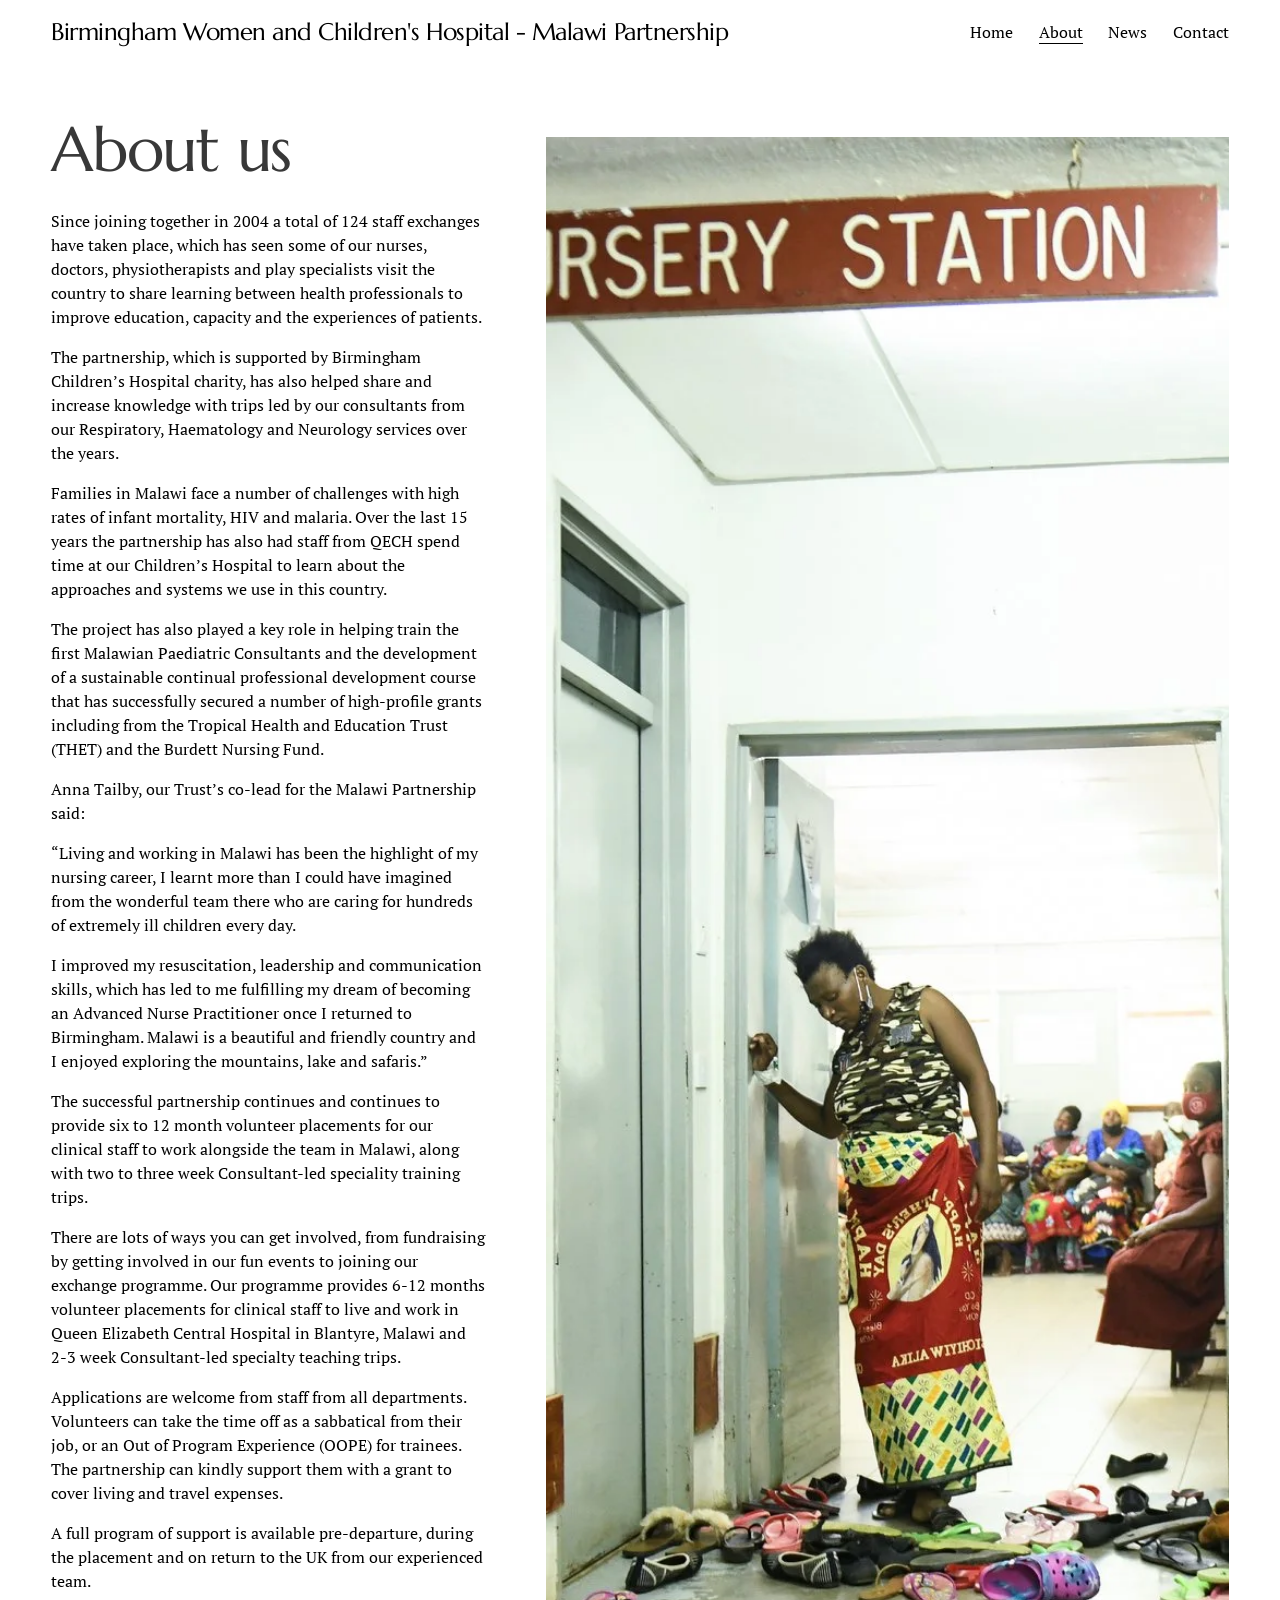
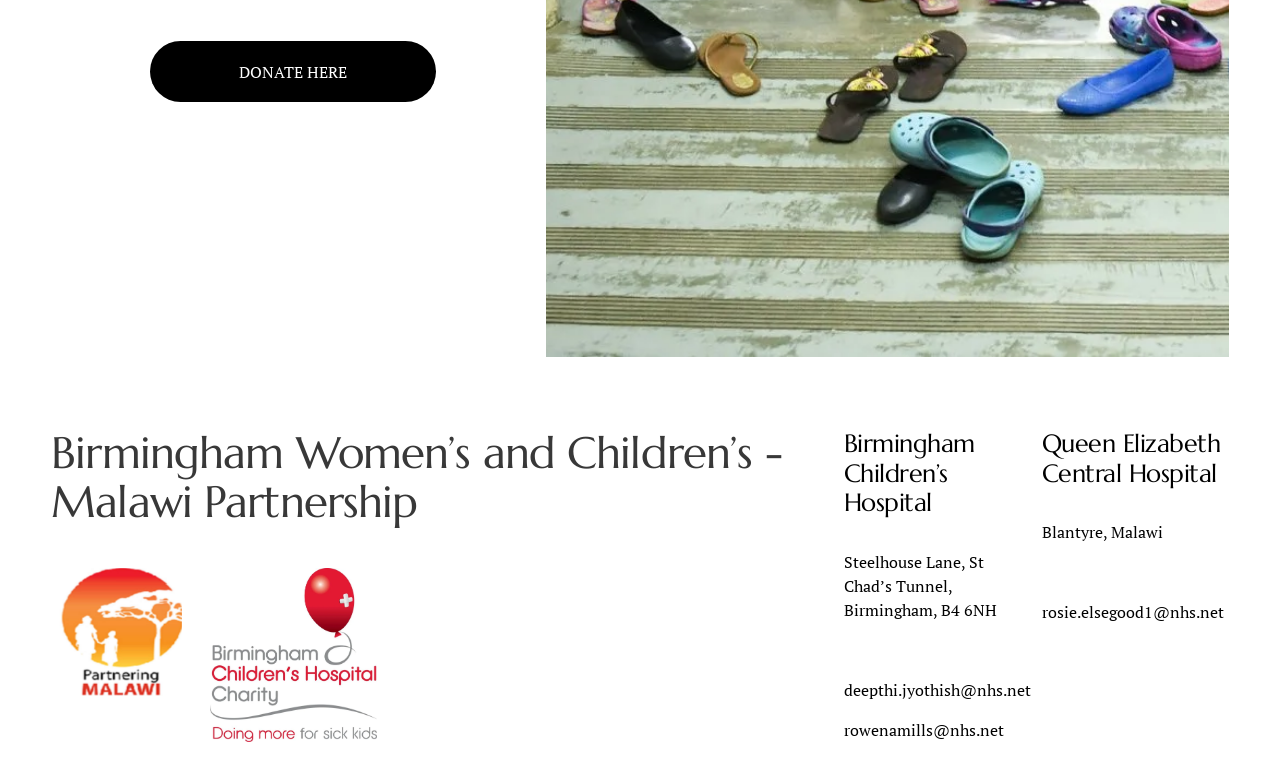
<file: about.html>
<!doctype html>
<html xmlns:og="http://opengraphprotocol.org/schema/" xmlns:fb="http://www.facebook.com/2008/fbml" lang="en-GB"  >
  <head>
	<base href="">
	<script src="js/rerouter.js"></script>
    <meta http-equiv="X-UA-Compatible" content="IE=edge,chrome=1">
    <meta name="viewport" content="width=device-width, initial-scale=1">
    <!-- birmingham-malawi-partnership -->

<meta charset="utf-8" />
<title>About &mdash; Birmingham Women and Children&#39;s Hospital - Malawi Partnership</title>
<meta http-equiv="Accept-CH" content="Sec-CH-UA-Platform-Version, Sec-CH-UA-Model" /><link rel="icon" type="image/x-icon" href="https://assets.squarespace.com/universal/default-favicon.ico"/>
<link rel="canonical" href="https://www.birmingham-malawi-partnership.org/about"/>
<meta property="og:site_name" content="Birmingham Women and Children's Hospital - Malawi Partnership"/>
<meta property="og:title" content="About &mdash; Birmingham Women and Children&#39;s Hospital - Malawi Partnership"/>
<meta property="og:url" content="https://www.birmingham-malawi-partnership.org/about"/>
<meta property="og:type" content="website"/>
<meta itemprop="name" content="About — Birmingham Women and Children's Hospital - Malawi Partnership"/>
<meta itemprop="url" content="https://www.birmingham-malawi-partnership.org/about"/>
<meta name="twitter:title" content="About — Birmingham Women and Children's Hospital - Malawi Partnership"/>
<meta name="twitter:url" content="https://www.birmingham-malawi-partnership.org/about"/>
<meta name="twitter:card" content="summary"/>
<meta name="description" content="" />
<link rel="preconnect" href="https://images.squarespace-cdn.com">
<link rel="preconnect" href="https://fonts.gstatic.com" crossorigin>
<link rel="stylesheet" href="https://fonts.googleapis.com/css2?family=PT+Serif:ital,wght@0,400;0,700;1,400;1,700&family=Marcellus:ital,wght@0,400"><script type="text/javascript"  defer="true" nomodule="nomodule" src="js/legacy.js"></script>
<script type="text/javascript"  defer="true" src="js/modern.js"></script>
<script data-name="static-context">Static = window.Static || {}; Static.SQUARESPACE_CONTEXT = {"betaFeatureFlags":["scripts_defer","i18n_beta_website_locales","marketing_automations","enable_modernized_pdp_m3_fluid","commerce_product_payment_plan_editing","override_block_styles","campaigns_discount_section_in_automations","campaigns_new_image_layout_picker","modernized-pdp-m2-enabled","member_areas_feature","campaigns_thumbnail_layout","campaigns_table_v2","output_template_css_assets","campaigns_import_discounts","nested_categories","campaigns_discount_section_in_blasts","enable_modernized_pdp_m3_layout_ux","new_stacked_index","contacts_and_campaigns_redesign","campaigns_merch_state","marketing_landing_page","supports_versioned_template_assets","enable_form_submission_trigger"],"facebookAppId":"314192535267336","facebookApiVersion":"v6.0","rollups":{"squarespace-announcement-bar":{"js":"js/announcement-bar-b056928bddd21684-min.en-us.js"},"squarespace-audio-player":{"css":"css/audio-player-b05f5197a871c566-min.en-us.css","js":"js/audio-player-49efcf65f7ca7399-min.en-us.js"},"squarespace-blog-collection-list":{"css":"css/blog-collection-list-b4046463b72f34e2-min.en-us.css","js":"js/blog-collection-list-d5bd5d2a1524b858-min.en-us.js"},"squarespace-calendar-block-renderer":{"css":"css/calendar-block-renderer-c3fef2a497c8e56b-min.en-us.css","js":"js/calendar-block-renderer-0735ecef0ff58c21-min.en-us.js"},"squarespace-chartjs-helpers":{"css":"css/chartjs-helpers-96b256171ee039c1-min.en-us.css","js":"js/chartjs-helpers-0f6610ea3f198027-min.en-us.js"},"squarespace-comments":{"css":"css/comments-8e298f33f95e082a-min.en-us.css","js":"js/comments-f638e1ec9f66542d-min.en-us.js"},"squarespace-custom-css-popup":{"css":"css/custom-css-popup-ff18e0c82ceca947-min.en-us.css","js":"js/custom-css-popup-ec74d344337ee615-min.en-us.js"},"squarespace-dialog":{"css":"css/dialog-86aacd645d83874c-min.en-us.css","js":"js/dialog-59b16cdf99ed257a-min.en-us.js"},"squarespace-events-collection":{"css":"css/events-collection-c3fef2a497c8e56b-min.en-us.css","js":"js/events-collection-2857320e1e5c65a4-min.en-us.js"},"squarespace-form-rendering-utils":{"js":"js/form-rendering-utils-5c7bdd040287ed58-min.en-us.js"},"squarespace-forms":{"css":"css/forms-0afd3c6ac30bbab1-min.en-us.css","js":"js/forms-a2deb49ca271661d-min.en-us.js"},"squarespace-gallery-collection-list":{"css":"css/gallery-collection-list-b4046463b72f34e2-min.en-us.css","js":"js/gallery-collection-list-580b9da0957167a8-min.en-us.js"},"squarespace-image-zoom":{"css":"css/image-zoom-b4046463b72f34e2-min.en-us.css","js":"js/image-zoom-52dbe9048953f4ac-min.en-us.js"},"squarespace-pinterest":{"css":"css/pinterest-b4046463b72f34e2-min.en-us.css","js":"js/pinterest-ae09d87a0586f391-min.en-us.js"},"squarespace-popup-overlay":{"css":"css/popup-overlay-b742b752f5880972-min.en-us.css","js":"js/popup-overlay-f4152c871c9e6340-min.en-us.js"},"squarespace-product-quick-view":{"css":"css/product-quick-view-0afd3c6ac30bbab1-min.en-us.css","js":"js/product-quick-view-a4680169fae27262-min.en-us.js"},"squarespace-products-collection-item-v2":{"css":"css/products-collection-item-v2-b4046463b72f34e2-min.en-us.css","js":"js/products-collection-item-v2-c2ab0e31b1585540-min.en-us.js"},"squarespace-products-collection-list-v2":{"css":"css/products-collection-list-v2-b4046463b72f34e2-min.en-us.css","js":"js/products-collection-list-v2-c476cb19fc080a16-min.en-us.js"},"squarespace-search-page":{"css":"css/search-page-90a67fc09b9b32c6-min.en-us.css","js":"js/search-page-6ca7f7aadef2813f-min.en-us.js"},"squarespace-search-preview":{"js":"js/search-preview-be5a22a80185d3cb-min.en-us.js"},"squarespace-simple-liking":{"css":"css/simple-liking-701bf8bbc05ec6aa-min.en-us.css","js":"js/simple-liking-a5d16f553c1269c6-min.en-us.js"},"squarespace-social-buttons":{"css":"css/social-buttons-95032e5fa98e47a5-min.en-us.css","js":"js/social-buttons-c31a45bc9487f0e7-min.en-us.js"},"squarespace-tourdates":{"css":"css/tourdates-b4046463b72f34e2-min.en-us.css","js":"js/tourdates-073b310093de2c66-min.en-us.js"},"squarespace-website-overlays-manager":{"css":"css/website-overlays-manager-07ea5a4e004e6710-min.en-us.css","js":"js/website-overlays-manager-48cf17dee1b1d1bb-min.en-us.js"}},"pageType":2,"website":{"id":"6856afe173c5ba2dd47fcc22","identifier":"birmingham-malawi-partnership","websiteType":1,"contentModifiedOn":1768298307975,"cloneable":false,"hasBeenCloneable":false,"siteStatus":{},"language":"en-GB","translationLocale":"en-US","formattingLocale":"en-GB","timeZone":"Europe/London","machineTimeZoneOffset":3600000,"timeZoneOffset":3600000,"timeZoneAbbr":"BST","siteTitle":"Birmingham Women and Children's Hospital - Malawi Partnership","fullSiteTitle":"About \u2014 Birmingham Women and Children's Hospital - Malawi Partnership","siteDescription":"","location":{},"shareButtonOptions":{"7":true,"3":true,"4":true,"2":true,"1":true,"6":true,"8":true},"authenticUrl":"https://www.birmingham-malawi-partnership.org","internalUrl":"https://birmingham-malawi-partnership.squarespace.com","baseUrl":"https://www.birmingham-malawi-partnership.org","primaryDomain":"www.birmingham-malawi-partnership.org","sslSetting":3,"isHstsEnabled":true,"typekitId":"","statsMigrated":false,"imageMetadataProcessingEnabled":false,"screenshotId":"c80ab83e7de138c8a69d9ac1f3ed82a0ae70d6155fa1c701d5bd5a575b24253e","captchaSettings":{"enabledForDonations":false},"showOwnerLogin":false},"websiteSettings":{"id":"6856afe173c5ba2dd47fcc24","websiteId":"6856afe173c5ba2dd47fcc22","subjects":[],"country":"GB","state":"SCT","simpleLikingEnabled":true,"mobileInfoBarSettings":{"isContactEmailEnabled":false,"isContactPhoneNumberEnabled":false,"isLocationEnabled":false,"isBusinessHoursEnabled":false},"announcementBarSettings":{},"commentLikesAllowed":true,"commentAnonAllowed":true,"commentThreaded":true,"commentApprovalRequired":false,"commentAvatarsOn":true,"commentSortType":2,"commentFlagThreshold":0,"commentFlagsAllowed":true,"commentEnableByDefault":true,"commentDisableAfterDaysDefault":0,"disqusShortname":"","commentsEnabled":false,"businessHours":{},"storeSettings":{"returnPolicy":null,"termsOfService":null,"privacyPolicy":null,"expressCheckout":false,"continueShoppingLinkUrl":"/","useLightCart":false,"showNoteField":false,"shippingCountryDefaultValue":"US","billToShippingDefaultValue":false,"showShippingPhoneNumber":true,"isShippingPhoneRequired":false,"showBillingPhoneNumber":true,"isBillingPhoneRequired":false,"currenciesSupported":["USD","CAD","GBP","AUD","EUR","CHF","NOK","SEK","DKK","NZD","SGD","MXN","HKD","CZK","ILS","MYR","RUB","PHP","PLN","THB","BRL","ARS","COP","IDR","INR","JPY","ZAR"],"defaultCurrency":"USD","selectedCurrency":"GBP","measurementStandard":1,"showCustomCheckoutForm":false,"checkoutPageMarketingOptInEnabled":true,"enableMailingListOptInByDefault":false,"sameAsRetailLocation":false,"merchandisingSettings":{"scarcityEnabledOnProductItems":false,"scarcityEnabledOnProductBlocks":false,"scarcityMessageType":"DEFAULT_SCARCITY_MESSAGE","scarcityThreshold":10,"multipleQuantityAllowedForServices":true,"restockNotificationsEnabled":false,"restockNotificationsMailingListSignUpEnabled":false,"relatedProductsEnabled":false,"relatedProductsOrdering":"random","soldOutVariantsDropdownDisabled":false,"productComposerOptedIn":false,"productComposerABTestOptedOut":false,"productReviewsEnabled":false},"minimumOrderSubtotalEnabled":false,"minimumOrderSubtotal":{"currency":"GBP","value":"0.00"},"addToCartConfirmationType":2,"isLive":false,"multipleQuantityAllowedForServices":true},"useEscapeKeyToLogin":false,"ssBadgeType":1,"ssBadgePosition":4,"ssBadgeVisibility":1,"ssBadgeDevices":1,"pinterestOverlayOptions":{"mode":"disabled"},"userAccountsSettings":{"loginAllowed":true,"signupAllowed":true}},"cookieSettings":{"isCookieBannerEnabled":false,"isRestrictiveCookiePolicyEnabled":false,"cookieBannerText":"","cookieBannerTheme":"","cookieBannerVariant":"","cookieBannerPosition":"","cookieBannerCtaVariant":"","cookieBannerCtaText":"","cookieBannerAcceptType":"OPT_IN","cookieBannerOptOutCtaText":"","cookieBannerHasOptOut":false,"cookieBannerHasManageCookies":true,"cookieBannerManageCookiesLabel":"","cookieBannerSavedPreferencesText":"","cookieBannerSavedPreferencesLayout":"PILL"},"websiteCloneable":false,"collection":{"title":"About","id":"6856b0da007d3d4b82acdb44","fullUrl":"/about","type":10,"permissionType":1},"subscribed":false,"appDomain":"squarespace.com","templateTweakable":true,"tweakJSON":{"form-use-theme-colors":"true","header-logo-height":"55px","header-mobile-logo-max-height":"30px","header-vert-padding":"1.4vw","header-width":"Inset","maxPageWidth":"1400px","mobile-header-vert-padding":"6vw","pagePadding":"4vw","tweak-blog-alternating-side-by-side-image-aspect-ratio":"1:1 Square","tweak-blog-alternating-side-by-side-image-spacing":"6%","tweak-blog-alternating-side-by-side-meta-spacing":"20px","tweak-blog-alternating-side-by-side-primary-meta":"Categories","tweak-blog-alternating-side-by-side-read-more-spacing":"20px","tweak-blog-alternating-side-by-side-secondary-meta":"Date","tweak-blog-basic-grid-columns":"3","tweak-blog-basic-grid-image-aspect-ratio":"3:2 Standard","tweak-blog-basic-grid-image-spacing":"35px","tweak-blog-basic-grid-meta-spacing":"25px","tweak-blog-basic-grid-primary-meta":"Categories","tweak-blog-basic-grid-read-more-spacing":"20px","tweak-blog-basic-grid-secondary-meta":"Date","tweak-blog-item-custom-width":"50","tweak-blog-item-show-author-profile":"false","tweak-blog-item-width":"Medium","tweak-blog-masonry-columns":"2","tweak-blog-masonry-horizontal-spacing":"30px","tweak-blog-masonry-image-spacing":"20px","tweak-blog-masonry-meta-spacing":"20px","tweak-blog-masonry-primary-meta":"Categories","tweak-blog-masonry-read-more-spacing":"20px","tweak-blog-masonry-secondary-meta":"Date","tweak-blog-masonry-vertical-spacing":"30px","tweak-blog-side-by-side-image-aspect-ratio":"1:1 Square","tweak-blog-side-by-side-image-spacing":"6%","tweak-blog-side-by-side-meta-spacing":"20px","tweak-blog-side-by-side-primary-meta":"Categories","tweak-blog-side-by-side-read-more-spacing":"20px","tweak-blog-side-by-side-secondary-meta":"Date","tweak-blog-single-column-image-spacing":"50px","tweak-blog-single-column-meta-spacing":"30px","tweak-blog-single-column-primary-meta":"Categories","tweak-blog-single-column-read-more-spacing":"15px","tweak-blog-single-column-secondary-meta":"Date","tweak-events-stacked-show-thumbnails":"true","tweak-events-stacked-thumbnail-size":"3:2 Standard","tweak-fixed-header":"false","tweak-fixed-header-style":"Basic","tweak-global-animations-animation-curve":"ease","tweak-global-animations-animation-delay":"0.6s","tweak-global-animations-animation-duration":"0.65s","tweak-global-animations-animation-style":"fade","tweak-global-animations-animation-type":"none","tweak-global-animations-complexity-level":"detailed","tweak-global-animations-enabled":"false","tweak-portfolio-grid-basic-custom-height":"50","tweak-portfolio-grid-overlay-custom-height":"50","tweak-portfolio-hover-follow-acceleration":"10%","tweak-portfolio-hover-follow-animation-duration":"Fast","tweak-portfolio-hover-follow-animation-type":"Fade","tweak-portfolio-hover-follow-delimiter":"Bullet","tweak-portfolio-hover-follow-front":"false","tweak-portfolio-hover-follow-layout":"Inline","tweak-portfolio-hover-follow-size":"50","tweak-portfolio-hover-follow-text-spacing-x":"1.5","tweak-portfolio-hover-follow-text-spacing-y":"1.5","tweak-portfolio-hover-static-animation-duration":"Fast","tweak-portfolio-hover-static-animation-type":"Fade","tweak-portfolio-hover-static-delimiter":"Hyphen","tweak-portfolio-hover-static-front":"true","tweak-portfolio-hover-static-layout":"Inline","tweak-portfolio-hover-static-size":"50","tweak-portfolio-hover-static-text-spacing-x":"1.5","tweak-portfolio-hover-static-text-spacing-y":"1.5","tweak-portfolio-index-background-animation-duration":"Medium","tweak-portfolio-index-background-animation-type":"Fade","tweak-portfolio-index-background-custom-height":"50","tweak-portfolio-index-background-delimiter":"None","tweak-portfolio-index-background-height":"Large","tweak-portfolio-index-background-horizontal-alignment":"Center","tweak-portfolio-index-background-link-format":"Stacked","tweak-portfolio-index-background-persist":"false","tweak-portfolio-index-background-vertical-alignment":"Middle","tweak-portfolio-index-background-width":"Full","tweak-transparent-header":"true"},"templateId":"5c5a519771c10ba3470d8101","templateVersion":"7.1","pageFeatures":[1,2,4],"gmRenderKey":"QUl6YVN5Q0JUUk9xNkx1dkZfSUUxcjQ2LVQ0QWVUU1YtMGQ3bXk4","templateScriptsRootUrl":"https://static1.squarespace.com/static/vta/5c5a519771c10ba3470d8101/scripts/","impersonatedSession":false,"tzData":{"zones":[[0,"EU","GMT/BST",null]],"rules":{"EU":[[1981,"max",null,"Mar","lastSun","1:00u","1:00","S"],[1996,"max",null,"Oct","lastSun","1:00u","0",null]]}},"showAnnouncementBar":false,"recaptchaEnterpriseContext":{"recaptchaEnterpriseSiteKey":"6LdDFQwjAAAAAPigEvvPgEVbb7QBm-TkVJdDTlAv"},"i18nContext":{"timeZoneData":{"id":"Europe/London","name":"Greenwich Mean Time"}},"env":"PRODUCTION","visitorFormContext":{"formFieldFormats":{"initialNameOrder":"GIVEN_FIRST","initialPhoneFormat":{"id":0,"type":"PHONE_NUMBER","country":"GB","labelLocale":"en-US","fields":[{"type":"FIELD","label":"1","identifier":"1","length":4,"required":false,"metadata":{}},{"type":"SEPARATOR","label":" ","identifier":"Space","length":0,"required":false,"metadata":{}},{"type":"FIELD","label":"2","identifier":"2","length":16,"required":false,"metadata":{}}]},"countries":[{"name":"Afghanistan","code":"AF","phoneCode":"+93"},{"name":"\u00C5land Islands","code":"AX","phoneCode":"+358"},{"name":"Albania","code":"AL","phoneCode":"+355"},{"name":"Algeria","code":"DZ","phoneCode":"+213"},{"name":"American Samoa","code":"AS","phoneCode":"+1"},{"name":"Andorra","code":"AD","phoneCode":"+376"},{"name":"Angola","code":"AO","phoneCode":"+244"},{"name":"Anguilla","code":"AI","phoneCode":"+1"},{"name":"Antigua & Barbuda","code":"AG","phoneCode":"+1"},{"name":"Argentina","code":"AR","phoneCode":"+54"},{"name":"Armenia","code":"AM","phoneCode":"+374"},{"name":"Aruba","code":"AW","phoneCode":"+297"},{"name":"Ascension Island","code":"AC","phoneCode":"+247"},{"name":"Australia","code":"AU","phoneCode":"+61"},{"name":"Austria","code":"AT","phoneCode":"+43"},{"name":"Azerbaijan","code":"AZ","phoneCode":"+994"},{"name":"Bahamas","code":"BS","phoneCode":"+1"},{"name":"Bahrain","code":"BH","phoneCode":"+973"},{"name":"Bangladesh","code":"BD","phoneCode":"+880"},{"name":"Barbados","code":"BB","phoneCode":"+1"},{"name":"Belarus","code":"BY","phoneCode":"+375"},{"name":"Belgium","code":"BE","phoneCode":"+32"},{"name":"Belize","code":"BZ","phoneCode":"+501"},{"name":"Benin","code":"BJ","phoneCode":"+229"},{"name":"Bermuda","code":"BM","phoneCode":"+1"},{"name":"Bhutan","code":"BT","phoneCode":"+975"},{"name":"Bolivia","code":"BO","phoneCode":"+591"},{"name":"Bosnia & Herzegovina","code":"BA","phoneCode":"+387"},{"name":"Botswana","code":"BW","phoneCode":"+267"},{"name":"Brazil","code":"BR","phoneCode":"+55"},{"name":"British Indian Ocean Territory","code":"IO","phoneCode":"+246"},{"name":"British Virgin Islands","code":"VG","phoneCode":"+1"},{"name":"Brunei","code":"BN","phoneCode":"+673"},{"name":"Bulgaria","code":"BG","phoneCode":"+359"},{"name":"Burkina Faso","code":"BF","phoneCode":"+226"},{"name":"Burundi","code":"BI","phoneCode":"+257"},{"name":"Cambodia","code":"KH","phoneCode":"+855"},{"name":"Cameroon","code":"CM","phoneCode":"+237"},{"name":"Canada","code":"CA","phoneCode":"+1"},{"name":"Cape Verde","code":"CV","phoneCode":"+238"},{"name":"Caribbean Netherlands","code":"BQ","phoneCode":"+599"},{"name":"Cayman Islands","code":"KY","phoneCode":"+1"},{"name":"Central African Republic","code":"CF","phoneCode":"+236"},{"name":"Chad","code":"TD","phoneCode":"+235"},{"name":"Chile","code":"CL","phoneCode":"+56"},{"name":"China","code":"CN","phoneCode":"+86"},{"name":"Christmas Island","code":"CX","phoneCode":"+61"},{"name":"Cocos (Keeling) Islands","code":"CC","phoneCode":"+61"},{"name":"Colombia","code":"CO","phoneCode":"+57"},{"name":"Comoros","code":"KM","phoneCode":"+269"},{"name":"Congo - Brazzaville","code":"CG","phoneCode":"+242"},{"name":"Congo - Kinshasa","code":"CD","phoneCode":"+243"},{"name":"Cook Islands","code":"CK","phoneCode":"+682"},{"name":"Costa Rica","code":"CR","phoneCode":"+506"},{"name":"C\u00F4te d\u2019Ivoire","code":"CI","phoneCode":"+225"},{"name":"Croatia","code":"HR","phoneCode":"+385"},{"name":"Cuba","code":"CU","phoneCode":"+53"},{"name":"Cura\u00E7ao","code":"CW","phoneCode":"+599"},{"name":"Cyprus","code":"CY","phoneCode":"+357"},{"name":"Czechia","code":"CZ","phoneCode":"+420"},{"name":"Denmark","code":"DK","phoneCode":"+45"},{"name":"Djibouti","code":"DJ","phoneCode":"+253"},{"name":"Dominica","code":"DM","phoneCode":"+1"},{"name":"Dominican Republic","code":"DO","phoneCode":"+1"},{"name":"Ecuador","code":"EC","phoneCode":"+593"},{"name":"Egypt","code":"EG","phoneCode":"+20"},{"name":"El Salvador","code":"SV","phoneCode":"+503"},{"name":"Equatorial Guinea","code":"GQ","phoneCode":"+240"},{"name":"Eritrea","code":"ER","phoneCode":"+291"},{"name":"Estonia","code":"EE","phoneCode":"+372"},{"name":"Eswatini","code":"SZ","phoneCode":"+268"},{"name":"Ethiopia","code":"ET","phoneCode":"+251"},{"name":"Falkland Islands","code":"FK","phoneCode":"+500"},{"name":"Faroe Islands","code":"FO","phoneCode":"+298"},{"name":"Fiji","code":"FJ","phoneCode":"+679"},{"name":"Finland","code":"FI","phoneCode":"+358"},{"name":"France","code":"FR","phoneCode":"+33"},{"name":"French Guiana","code":"GF","phoneCode":"+594"},{"name":"French Polynesia","code":"PF","phoneCode":"+689"},{"name":"Gabon","code":"GA","phoneCode":"+241"},{"name":"Gambia","code":"GM","phoneCode":"+220"},{"name":"Georgia","code":"GE","phoneCode":"+995"},{"name":"Germany","code":"DE","phoneCode":"+49"},{"name":"Ghana","code":"GH","phoneCode":"+233"},{"name":"Gibraltar","code":"GI","phoneCode":"+350"},{"name":"Greece","code":"GR","phoneCode":"+30"},{"name":"Greenland","code":"GL","phoneCode":"+299"},{"name":"Grenada","code":"GD","phoneCode":"+1"},{"name":"Guadeloupe","code":"GP","phoneCode":"+590"},{"name":"Guam","code":"GU","phoneCode":"+1"},{"name":"Guatemala","code":"GT","phoneCode":"+502"},{"name":"Guernsey","code":"GG","phoneCode":"+44"},{"name":"Guinea","code":"GN","phoneCode":"+224"},{"name":"Guinea-Bissau","code":"GW","phoneCode":"+245"},{"name":"Guyana","code":"GY","phoneCode":"+592"},{"name":"Haiti","code":"HT","phoneCode":"+509"},{"name":"Honduras","code":"HN","phoneCode":"+504"},{"name":"Hong Kong SAR China","code":"HK","phoneCode":"+852"},{"name":"Hungary","code":"HU","phoneCode":"+36"},{"name":"Iceland","code":"IS","phoneCode":"+354"},{"name":"India","code":"IN","phoneCode":"+91"},{"name":"Indonesia","code":"ID","phoneCode":"+62"},{"name":"Iran","code":"IR","phoneCode":"+98"},{"name":"Iraq","code":"IQ","phoneCode":"+964"},{"name":"Ireland","code":"IE","phoneCode":"+353"},{"name":"Isle of Man","code":"IM","phoneCode":"+44"},{"name":"Israel","code":"IL","phoneCode":"+972"},{"name":"Italy","code":"IT","phoneCode":"+39"},{"name":"Jamaica","code":"JM","phoneCode":"+1"},{"name":"Japan","code":"JP","phoneCode":"+81"},{"name":"Jersey","code":"JE","phoneCode":"+44"},{"name":"Jordan","code":"JO","phoneCode":"+962"},{"name":"Kazakhstan","code":"KZ","phoneCode":"+7"},{"name":"Kenya","code":"KE","phoneCode":"+254"},{"name":"Kiribati","code":"KI","phoneCode":"+686"},{"name":"Kosovo","code":"XK","phoneCode":"+383"},{"name":"Kuwait","code":"KW","phoneCode":"+965"},{"name":"Kyrgyzstan","code":"KG","phoneCode":"+996"},{"name":"Laos","code":"LA","phoneCode":"+856"},{"name":"Latvia","code":"LV","phoneCode":"+371"},{"name":"Lebanon","code":"LB","phoneCode":"+961"},{"name":"Lesotho","code":"LS","phoneCode":"+266"},{"name":"Liberia","code":"LR","phoneCode":"+231"},{"name":"Libya","code":"LY","phoneCode":"+218"},{"name":"Liechtenstein","code":"LI","phoneCode":"+423"},{"name":"Lithuania","code":"LT","phoneCode":"+370"},{"name":"Luxembourg","code":"LU","phoneCode":"+352"},{"name":"Macao SAR China","code":"MO","phoneCode":"+853"},{"name":"Madagascar","code":"MG","phoneCode":"+261"},{"name":"Malawi","code":"MW","phoneCode":"+265"},{"name":"Malaysia","code":"MY","phoneCode":"+60"},{"name":"Maldives","code":"MV","phoneCode":"+960"},{"name":"Mali","code":"ML","phoneCode":"+223"},{"name":"Malta","code":"MT","phoneCode":"+356"},{"name":"Marshall Islands","code":"MH","phoneCode":"+692"},{"name":"Martinique","code":"MQ","phoneCode":"+596"},{"name":"Mauritania","code":"MR","phoneCode":"+222"},{"name":"Mauritius","code":"MU","phoneCode":"+230"},{"name":"Mayotte","code":"YT","phoneCode":"+262"},{"name":"Mexico","code":"MX","phoneCode":"+52"},{"name":"Micronesia","code":"FM","phoneCode":"+691"},{"name":"Moldova","code":"MD","phoneCode":"+373"},{"name":"Monaco","code":"MC","phoneCode":"+377"},{"name":"Mongolia","code":"MN","phoneCode":"+976"},{"name":"Montenegro","code":"ME","phoneCode":"+382"},{"name":"Montserrat","code":"MS","phoneCode":"+1"},{"name":"Morocco","code":"MA","phoneCode":"+212"},{"name":"Mozambique","code":"MZ","phoneCode":"+258"},{"name":"Myanmar (Burma)","code":"MM","phoneCode":"+95"},{"name":"Namibia","code":"NA","phoneCode":"+264"},{"name":"Nauru","code":"NR","phoneCode":"+674"},{"name":"Nepal","code":"NP","phoneCode":"+977"},{"name":"Netherlands","code":"NL","phoneCode":"+31"},{"name":"New Caledonia","code":"NC","phoneCode":"+687"},{"name":"New Zealand","code":"NZ","phoneCode":"+64"},{"name":"Nicaragua","code":"NI","phoneCode":"+505"},{"name":"Niger","code":"NE","phoneCode":"+227"},{"name":"Nigeria","code":"NG","phoneCode":"+234"},{"name":"Niue","code":"NU","phoneCode":"+683"},{"name":"Norfolk Island","code":"NF","phoneCode":"+672"},{"name":"Northern Mariana Islands","code":"MP","phoneCode":"+1"},{"name":"North Korea","code":"KP","phoneCode":"+850"},{"name":"North Macedonia","code":"MK","phoneCode":"+389"},{"name":"Norway","code":"NO","phoneCode":"+47"},{"name":"Oman","code":"OM","phoneCode":"+968"},{"name":"Pakistan","code":"PK","phoneCode":"+92"},{"name":"Palau","code":"PW","phoneCode":"+680"},{"name":"Palestinian Territories","code":"PS","phoneCode":"+970"},{"name":"Panama","code":"PA","phoneCode":"+507"},{"name":"Papua New Guinea","code":"PG","phoneCode":"+675"},{"name":"Paraguay","code":"PY","phoneCode":"+595"},{"name":"Peru","code":"PE","phoneCode":"+51"},{"name":"Philippines","code":"PH","phoneCode":"+63"},{"name":"Poland","code":"PL","phoneCode":"+48"},{"name":"Portugal","code":"PT","phoneCode":"+351"},{"name":"Puerto Rico","code":"PR","phoneCode":"+1"},{"name":"Qatar","code":"QA","phoneCode":"+974"},{"name":"R\u00E9union","code":"RE","phoneCode":"+262"},{"name":"Romania","code":"RO","phoneCode":"+40"},{"name":"Russia","code":"RU","phoneCode":"+7"},{"name":"Rwanda","code":"RW","phoneCode":"+250"},{"name":"Samoa","code":"WS","phoneCode":"+685"},{"name":"San Marino","code":"SM","phoneCode":"+378"},{"name":"S\u00E3o Tom\u00E9 & Pr\u00EDncipe","code":"ST","phoneCode":"+239"},{"name":"Saudi Arabia","code":"SA","phoneCode":"+966"},{"name":"Senegal","code":"SN","phoneCode":"+221"},{"name":"Serbia","code":"RS","phoneCode":"+381"},{"name":"Seychelles","code":"SC","phoneCode":"+248"},{"name":"Sierra Leone","code":"SL","phoneCode":"+232"},{"name":"Singapore","code":"SG","phoneCode":"+65"},{"name":"Sint Maarten","code":"SX","phoneCode":"+1"},{"name":"Slovakia","code":"SK","phoneCode":"+421"},{"name":"Slovenia","code":"SI","phoneCode":"+386"},{"name":"Solomon Islands","code":"SB","phoneCode":"+677"},{"name":"Somalia","code":"SO","phoneCode":"+252"},{"name":"South Africa","code":"ZA","phoneCode":"+27"},{"name":"South Korea","code":"KR","phoneCode":"+82"},{"name":"South Sudan","code":"SS","phoneCode":"+211"},{"name":"Spain","code":"ES","phoneCode":"+34"},{"name":"Sri Lanka","code":"LK","phoneCode":"+94"},{"name":"St. Barth\u00E9lemy","code":"BL","phoneCode":"+590"},{"name":"St. Helena","code":"SH","phoneCode":"+290"},{"name":"St. Kitts & Nevis","code":"KN","phoneCode":"+1"},{"name":"St. Lucia","code":"LC","phoneCode":"+1"},{"name":"St. Martin","code":"MF","phoneCode":"+590"},{"name":"St. Pierre & Miquelon","code":"PM","phoneCode":"+508"},{"name":"St. Vincent & Grenadines","code":"VC","phoneCode":"+1"},{"name":"Sudan","code":"SD","phoneCode":"+249"},{"name":"Suriname","code":"SR","phoneCode":"+597"},{"name":"Svalbard & Jan Mayen","code":"SJ","phoneCode":"+47"},{"name":"Sweden","code":"SE","phoneCode":"+46"},{"name":"Switzerland","code":"CH","phoneCode":"+41"},{"name":"Syria","code":"SY","phoneCode":"+963"},{"name":"Taiwan","code":"TW","phoneCode":"+886"},{"name":"Tajikistan","code":"TJ","phoneCode":"+992"},{"name":"Tanzania","code":"TZ","phoneCode":"+255"},{"name":"Thailand","code":"TH","phoneCode":"+66"},{"name":"Timor-Leste","code":"TL","phoneCode":"+670"},{"name":"Togo","code":"TG","phoneCode":"+228"},{"name":"Tokelau","code":"TK","phoneCode":"+690"},{"name":"Tonga","code":"TO","phoneCode":"+676"},{"name":"Trinidad & Tobago","code":"TT","phoneCode":"+1"},{"name":"Tristan da Cunha","code":"TA","phoneCode":"+290"},{"name":"Tunisia","code":"TN","phoneCode":"+216"},{"name":"T\u00FCrkiye","code":"TR","phoneCode":"+90"},{"name":"Turkmenistan","code":"TM","phoneCode":"+993"},{"name":"Turks & Caicos Islands","code":"TC","phoneCode":"+1"},{"name":"Tuvalu","code":"TV","phoneCode":"+688"},{"name":"U.S. Virgin Islands","code":"VI","phoneCode":"+1"},{"name":"Uganda","code":"UG","phoneCode":"+256"},{"name":"Ukraine","code":"UA","phoneCode":"+380"},{"name":"United Arab Emirates","code":"AE","phoneCode":"+971"},{"name":"United Kingdom","code":"GB","phoneCode":"+44"},{"name":"United States","code":"US","phoneCode":"+1"},{"name":"Uruguay","code":"UY","phoneCode":"+598"},{"name":"Uzbekistan","code":"UZ","phoneCode":"+998"},{"name":"Vanuatu","code":"VU","phoneCode":"+678"},{"name":"Vatican City","code":"VA","phoneCode":"+39"},{"name":"Venezuela","code":"VE","phoneCode":"+58"},{"name":"Vietnam","code":"VN","phoneCode":"+84"},{"name":"Wallis & Futuna","code":"WF","phoneCode":"+681"},{"name":"Western Sahara","code":"EH","phoneCode":"+212"},{"name":"Yemen","code":"YE","phoneCode":"+967"},{"name":"Zambia","code":"ZM","phoneCode":"+260"},{"name":"Zimbabwe","code":"ZW","phoneCode":"+263"}],"initialAddressFormat":{"id":0,"type":"ADDRESS","country":"GB","labelLocale":"en","fields":[{"type":"FIELD","label":"Address Line 1","identifier":"Line1","length":0,"required":true,"metadata":{"autocomplete":"address-line1"}},{"type":"SEPARATOR","label":"\n","identifier":"Newline","length":0,"required":false,"metadata":{}},{"type":"FIELD","label":"Address Line 2","identifier":"Line2","length":0,"required":false,"metadata":{"autocomplete":"address-line2"}},{"type":"SEPARATOR","label":"\n","identifier":"Newline","length":0,"required":false,"metadata":{}},{"type":"FIELD","label":"City / Town","identifier":"City","length":0,"required":true,"metadata":{"autocomplete":"address-level1"}},{"type":"SEPARATOR","label":"\n","identifier":"Newline","length":0,"required":false,"metadata":{}},{"type":"FIELD","label":"Postcode","identifier":"Zip","length":0,"required":true,"metadata":{"autocomplete":"postal-code"}}]}},"localizedStrings":{"validation":{"noValidSelection":"A valid selection must be made.","invalidUrl":"Must be a valid URL.","stringTooLong":"Value should have a length no longer than {0}.","containsInvalidKey":"{0} contains an invalid key.","invalidTwitterUsername":"Must be a valid Twitter username.","valueOutsideRange":"Value must be in the range {0} to {1}.","invalidPassword":"Passwords should not contain whitespace.","missingRequiredSubfields":"{0} is missing required subfields: {1}","invalidCurrency":"Currency value should be formatted like 1234 or 123.99.","invalidMapSize":"Value should contain exactly {0} elements.","subfieldsRequired":"All fields in {0} are required.","formSubmissionFailed":"Form submission failed. Review the following information: {0}.","invalidCountryCode":"Country code should have an optional plus and up to 4 digits.","invalidDate":"This is not a real date.","required":"{0} is required.","invalidStringLength":"Value should be {0} characters long.","invalidEmail":"Email addresses should follow the format user@domain.com.","invalidListLength":"Value should be {0} elements long.","allEmpty":"Please fill out at least one form field.","missingRequiredQuestion":"Missing a required question.","invalidQuestion":"Contained an invalid question.","captchaFailure":"Captcha validation failed. Please try again.","stringTooShort":"Value should have a length of at least {0}.","invalid":"{0} is not valid.","formErrors":"Form Errors","containsInvalidValue":"{0} contains an invalid value.","invalidUnsignedNumber":"Numbers must contain only digits and no other characters.","invalidName":"Valid names contain only letters, numbers, spaces, ', or - characters."},"submit":"Submit","status":{"title":"{@} Block","learnMore":"Learn more"},"name":{"firstName":"First Name","lastName":"Last Name"},"lightbox":{"openForm":"Open Form"},"likert":{"agree":"Agree","stronglyDisagree":"Strongly Disagree","disagree":"Disagree","stronglyAgree":"Strongly Agree","neutral":"Neutral"},"time":{"am":"AM","second":"Second","pm":"PM","minute":"Minute","amPm":"AM/PM","hour":"Hour"},"notFound":"Form not found.","date":{"yyyy":"YYYY","year":"Year","mm":"MM","day":"Day","month":"Month","dd":"DD"},"phone":{"country":"Country","number":"Number","prefix":"Prefix","areaCode":"Area Code","line":"Line"},"submitError":"Unable to submit form. Please try again later.","address":{"stateProvince":"State/Province","country":"Country","zipPostalCode":"Zip/Postal Code","address2":"Address 2","address1":"Address 1","city":"City"},"email":{"signUp":"Sign up for news and updates"},"required":"(required)","invalidData":"Invalid form data."}}};</script><script type="text/javascript">SQUARESPACE_ROLLUPS = {};</script>
<script>(function(rollups, name) { if (!rollups[name]) { rollups[name] = {}; } rollups[name].js = ["js/visitor-site-error-reporter-fdfb276a20173335-min.en-us.js"]; })(SQUARESPACE_ROLLUPS, 'squarespace-visitor_site_error_reporter');</script>
<script  src="js/visitor-site-error-reporter-fdfb276a20173335-min.en-us.js" defer ></script><script>(function(rollups, name) { if (!rollups[name]) { rollups[name] = {}; } rollups[name].js = ["js/extract-css-runtime-f765cc45592b8801-min.en-us.js"]; })(SQUARESPACE_ROLLUPS, 'squarespace-extract_css_runtime');</script>
<script  src="js/extract-css-runtime-f765cc45592b8801-min.en-us.js" defer ></script><script>(function(rollups, name) { if (!rollups[name]) { rollups[name] = {}; } rollups[name].js = ["js/extract-css-moment-js-vendor-bdf89e58ccd909c7-min.en-us.js"]; })(SQUARESPACE_ROLLUPS, 'squarespace-extract_css_moment_js_vendor');</script>
<script  src="js/extract-css-moment-js-vendor-bdf89e58ccd909c7-min.en-us.js" defer ></script><script>(function(rollups, name) { if (!rollups[name]) { rollups[name] = {}; } rollups[name].js = ["js/cldr-resource-pack-a48347cd349e6bd9-min.en-us.js"]; })(SQUARESPACE_ROLLUPS, 'squarespace-cldr_resource_pack');</script>
<script  src="js/cldr-resource-pack-a48347cd349e6bd9-min.en-us.js" defer ></script><script>(function(rollups, name) { if (!rollups[name]) { rollups[name] = {}; } rollups[name].js = ["js/common-vendors-stable-219c33e5378d8300-min.en-us.js"]; })(SQUARESPACE_ROLLUPS, 'squarespace-common_vendors_stable');</script>
<script  src="js/common-vendors-stable-219c33e5378d8300-min.en-us.js" defer ></script><script>(function(rollups, name) { if (!rollups[name]) { rollups[name] = {}; } rollups[name].js = ["js/common-vendors-58f76066debe8c3d-min.en-us.js"]; })(SQUARESPACE_ROLLUPS, 'squarespace-common_vendors');</script>
<script  src="js/common-vendors-58f76066debe8c3d-min.en-us.js" defer ></script><script>(function(rollups, name) { if (!rollups[name]) { rollups[name] = {}; } rollups[name].js = ["js/common-f8b36d51777cafac-min.en-us.js"]; })(SQUARESPACE_ROLLUPS, 'squarespace-common');</script>
<script  src="js/common-f8b36d51777cafac-min.en-us.js" defer ></script><script>(function(rollups, name) { if (!rollups[name]) { rollups[name] = {}; } rollups[name].js = ["js/user-account-core-24ffa039deea0a56-min.en-us.js"]; })(SQUARESPACE_ROLLUPS, 'squarespace-user_account_core');</script>
<script  src="js/user-account-core-24ffa039deea0a56-min.en-us.js" defer ></script><script>(function(rollups, name) { if (!rollups[name]) { rollups[name] = {}; } rollups[name].css = ["css/user-account-core-19f1883916dfa9bf-min.en-us.css"]; })(SQUARESPACE_ROLLUPS, 'squarespace-user_account_core');</script>
<link rel="stylesheet" type="text/css" href="css/user-account-core-19f1883916dfa9bf-min.en-us.css"><link rel="stylesheet" type="text/css" href="css/website.components.html.styles.css"/><link rel="stylesheet" type="text/css" href="css/website.components.imagefluid.styles.css"/><link rel="stylesheet" type="text/css" href="css/website.components.button.styles.css"/><script defer src="js/748.js"></script><script defer src="js/image-effect-refracted-circles.js"></script><script defer src="js/image-effect-liquid.js"></script><script defer src="js/image-effect-refracted-lines.js"></script><script defer src="js/9882.js"></script><script defer src="js/8018.js"></script><script defer src="js/website.components.imagefluid.visitor.js"></script><script defer src="js/website.components.html.visitor.js"></script><script defer src="js/website.components.imagefluid.shared.constants.js"></script><script defer src="js/image-effect-film-grain.js"></script><script defer src="js/image-effect-parallax.js"></script><script defer src="js/website.components.button.visitor.js"></script><script type="application/ld+json">{"url":"https://www.birmingham-malawi-partnership.org","name":"Birmingham Women and Children's Hospital - Malawi Partnership","description":"","@context":"http://schema.org","@type":"WebSite"}</script><script type="application/ld+json">{"address":"","openingHours":"","@context":"http://schema.org","@type":"LocalBusiness"}</script><link rel="stylesheet" type="text/css" href="css/site.css"/><link rel="stylesheet" type="text/css" href="css/static.css"/><script>Static.COOKIE_BANNER_CAPABLE = true;</script>
<!-- End of Squarespace Headers -->
    
    
  </head>

  <body
    id="collection-6856b0da007d3d4b82acdb44"
    class="
      tweak-blog-alternating-side-by-side-width-full tweak-blog-alternating-side-by-side-image-aspect-ratio-11-square tweak-blog-alternating-side-by-side-text-alignment-left tweak-blog-alternating-side-by-side-read-more-style-show tweak-blog-alternating-side-by-side-image-text-alignment-middle tweak-blog-alternating-side-by-side-delimiter-bullet tweak-blog-alternating-side-by-side-meta-position-top tweak-blog-alternating-side-by-side-primary-meta-categories tweak-blog-alternating-side-by-side-secondary-meta-date tweak-blog-alternating-side-by-side-excerpt-show image-block-poster-text-alignment-left image-block-card-content-position-center image-block-card-text-alignment-left image-block-overlap-content-position-center image-block-overlap-text-alignment-left image-block-collage-content-position-center image-block-collage-text-alignment-left image-block-stack-text-alignment-left form-use-theme-colors form-field-style-outline form-field-shape-pill form-field-border-all form-field-checkbox-type-icon form-field-checkbox-fill-outline form-field-checkbox-color-inverted form-field-checkbox-shape-rounded form-field-checkbox-layout-fit form-field-radio-type-icon form-field-radio-fill-outline form-field-radio-color-inverted form-field-radio-shape-rounded form-field-radio-layout-fit form-field-survey-fill-outline form-field-survey-color-inverted form-field-survey-shape-rounded form-field-hover-focus-outline form-submit-button-style-label  tweak-global-animations-complexity-level-detailed tweak-global-animations-animation-style-fade tweak-global-animations-animation-type-none tweak-global-animations-animation-curve-ease tweak-blog-masonry-width-full tweak-blog-masonry-text-alignment-left tweak-blog-masonry-primary-meta-categories tweak-blog-masonry-secondary-meta-date tweak-blog-masonry-meta-position-top tweak-blog-masonry-read-more-style-show tweak-blog-masonry-delimiter-space tweak-blog-masonry-image-placement-above tweak-blog-masonry-excerpt-show tweak-portfolio-grid-overlay-width-full tweak-portfolio-grid-overlay-height-large tweak-portfolio-grid-overlay-image-aspect-ratio-11-square tweak-portfolio-grid-overlay-text-placement-center tweak-portfolio-grid-overlay-show-text-after-hover tweak-blog-single-column-width-full tweak-blog-single-column-text-alignment-left tweak-blog-single-column-image-placement-above tweak-blog-single-column-delimiter-bullet tweak-blog-single-column-read-more-style-show tweak-blog-single-column-primary-meta-categories tweak-blog-single-column-secondary-meta-date tweak-blog-single-column-meta-position-top tweak-blog-single-column-content-full-post header-width-inset tweak-transparent-header  tweak-fixed-header-style-basic tweak-blog-item-width-medium tweak-blog-item-text-alignment-left tweak-blog-item-meta-position-above-title tweak-blog-item-show-categories tweak-blog-item-show-date   tweak-blog-item-delimiter-bullet tweak-blog-side-by-side-width-full tweak-blog-side-by-side-image-placement-left tweak-blog-side-by-side-image-aspect-ratio-11-square tweak-blog-side-by-side-primary-meta-categories tweak-blog-side-by-side-secondary-meta-date tweak-blog-side-by-side-meta-position-top tweak-blog-side-by-side-text-alignment-left tweak-blog-side-by-side-image-text-alignment-middle tweak-blog-side-by-side-read-more-style-show tweak-blog-side-by-side-delimiter-bullet tweak-blog-side-by-side-excerpt-show primary-button-style-solid primary-button-shape-pill secondary-button-style-outline secondary-button-shape-pill tertiary-button-style-outline tertiary-button-shape-underline tweak-events-stacked-width-full tweak-events-stacked-height-large  tweak-events-stacked-show-thumbnails tweak-events-stacked-thumbnail-size-32-standard tweak-events-stacked-date-style-with-text tweak-events-stacked-show-time tweak-events-stacked-show-location  tweak-events-stacked-show-excerpt  tweak-blog-basic-grid-width-inset tweak-blog-basic-grid-image-aspect-ratio-32-standard tweak-blog-basic-grid-text-alignment-center tweak-blog-basic-grid-delimiter-bullet tweak-blog-basic-grid-image-placement-above tweak-blog-basic-grid-read-more-style-show tweak-blog-basic-grid-primary-meta-categories tweak-blog-basic-grid-secondary-meta-date tweak-blog-basic-grid-excerpt-show tweak-portfolio-grid-basic-width-full tweak-portfolio-grid-basic-height-large tweak-portfolio-grid-basic-image-aspect-ratio-11-square tweak-portfolio-grid-basic-text-alignment-left tweak-portfolio-grid-basic-hover-effect-fade header-overlay-alignment-center tweak-portfolio-index-background-link-format-stacked tweak-portfolio-index-background-width-full tweak-portfolio-index-background-height-large  tweak-portfolio-index-background-vertical-alignment-middle tweak-portfolio-index-background-horizontal-alignment-center tweak-portfolio-index-background-delimiter-none tweak-portfolio-index-background-animation-type-fade tweak-portfolio-index-background-animation-duration-medium tweak-portfolio-hover-follow-layout-inline  tweak-portfolio-hover-follow-delimiter-bullet tweak-portfolio-hover-follow-animation-type-fade tweak-portfolio-hover-follow-animation-duration-fast tweak-portfolio-hover-static-layout-inline tweak-portfolio-hover-static-front tweak-portfolio-hover-static-delimiter-hyphen tweak-portfolio-hover-static-animation-type-fade tweak-portfolio-hover-static-animation-duration-fast hide-opentable-icons opentable-style-dark tweak-product-quick-view-button-style-floating tweak-product-quick-view-button-position-bottom tweak-product-quick-view-lightbox-excerpt-display-truncate tweak-product-quick-view-lightbox-show-arrows tweak-product-quick-view-lightbox-show-close-button tweak-product-quick-view-lightbox-controls-weight-light native-currency-code-gbp collection-type-page collection-6856b0da007d3d4b82acdb44 collection-layout-default mobile-style-available sqs-seven-one
      
        
          
        
      
    "
    tabindex="-1"
  >
    <div
      id="siteWrapper"
      class="clearfix site-wrapper"
    >
      
        <div id="floatingCart" class="floating-cart hidden">
          <a href="/cart" class="icon icon--stroke icon--fill icon--cart sqs-custom-cart">
            <span class="Cart-inner">
              



  <svg class="icon icon--cart" width="144" height="125" viewBox="0 0 144 125" >
<path d="M4.69551 0.000432948C2.10179 0.000432948 0 2.09856 0 4.68769C0 7.27686 2.10183 9.37496 4.69551 9.37496H23.43C31.2022 28.5892 38.8567 47.8378 46.5654 67.089L39.4737 84.129C38.8799 85.5493 39.0464 87.2634 39.905 88.5418C40.7622 89.8216 42.2856 90.6283 43.8271 90.6232H122.088C124.568 90.658 126.85 88.4129 126.85 85.9359C126.85 83.4589 124.569 81.214 122.088 81.2487H50.8702L54.9305 71.5802L130.306 65.5745C132.279 65.4199 134.064 63.8849 134.512 61.9608L143.903 21.337C144.518 18.6009 142.114 15.6147 139.306 15.624H36.0522L30.9654 2.92939C30.2682 1.21146 28.4698 0 26.612 0L4.69551 0.000432948ZM39.8152 24.9999H133.385L126.097 56.5426L54.7339 62.2067L39.8152 24.9999ZM59.4777 93.75C50.8885 93.75 43.8252 100.801 43.8252 109.375C43.8252 117.949 50.8885 125 59.4777 125C68.0669 125 75.1301 117.949 75.1301 109.375C75.1301 100.801 68.0669 93.75 59.4777 93.75ZM106.433 93.75C97.8436 93.75 90.7803 100.801 90.7803 109.375C90.7803 117.949 97.8436 125 106.433 125C115.022 125 122.085 117.949 122.085 109.375C122.085 100.801 115.022 93.75 106.433 93.75ZM59.4777 103.125C62.9906 103.125 65.7378 105.867 65.7378 109.374C65.7378 112.88 62.9905 115.623 59.4777 115.623C55.9647 115.623 53.2175 112.88 53.2175 109.374C53.2175 105.867 55.9649 103.125 59.4777 103.125ZM106.433 103.125C109.946 103.125 112.693 105.867 112.693 109.374C112.693 112.88 109.946 115.623 106.433 115.623C102.92 115.623 100.173 112.88 100.173 109.374C100.173 105.867 102.92 103.125 106.433 103.125Z" />
</svg>


              <div class="legacy-cart icon-cart-quantity">
                <span class="sqs-cart-quantity">0</span>
              </div>
            </span>
          </a>
        </div>
      

      












  <header
    data-test="header"
    id="header"
    
    class="
      
        
          light
        
      
      header theme-col--primary
    "
    data-section-theme="light"
    data-controller="Header"
    data-current-styles="{
&quot;layout&quot;: &quot;navRight&quot;,
&quot;action&quot;: {
&quot;href&quot;: &quot;/appointments&quot;,
&quot;buttonText&quot;: &quot;Book now&quot;,
&quot;newWindow&quot;: false
},
&quot;showSocial&quot;: false,
&quot;socialOptions&quot;: {
&quot;socialBorderShape&quot;: &quot;none&quot;,
&quot;socialBorderStyle&quot;: &quot;outline&quot;,
&quot;socialBorderThickness&quot;: {
&quot;unit&quot;: &quot;px&quot;,
&quot;value&quot;: 1.0
}
},
&quot;menuOverlayAnimation&quot;: &quot;fade&quot;,
&quot;cartStyle&quot;: &quot;text&quot;,
&quot;cartText&quot;: &quot;Cart&quot;,
&quot;showEmptyCartState&quot;: false,
&quot;cartOptions&quot;: {
&quot;iconType&quot;: &quot;stroke-9&quot;,
&quot;cartBorderShape&quot;: &quot;none&quot;,
&quot;cartBorderStyle&quot;: &quot;outline&quot;,
&quot;cartBorderThickness&quot;: {
&quot;unit&quot;: &quot;px&quot;,
&quot;value&quot;: 1.0
}
},
&quot;showButton&quot;: false,
&quot;showCart&quot;: false,
&quot;showAccountLogin&quot;: false,
&quot;headerStyle&quot;: &quot;dynamic&quot;,
&quot;languagePicker&quot;: {
&quot;enabled&quot;: false,
&quot;iconEnabled&quot;: false,
&quot;iconType&quot;: &quot;globe&quot;,
&quot;flagShape&quot;: &quot;shiny&quot;,
&quot;languageFlags&quot;: [ ]
},
&quot;iconOptions&quot;: {
&quot;desktopDropdownIconOptions&quot;: {
&quot;size&quot;: {
&quot;unit&quot;: &quot;em&quot;,
&quot;value&quot;: 1.0
},
&quot;iconSpacing&quot;: {
&quot;unit&quot;: &quot;em&quot;,
&quot;value&quot;: 0.35
},
&quot;strokeWidth&quot;: {
&quot;unit&quot;: &quot;px&quot;,
&quot;value&quot;: 1.0
},
&quot;endcapType&quot;: &quot;square&quot;,
&quot;folderDropdownIcon&quot;: &quot;none&quot;,
&quot;languagePickerIcon&quot;: &quot;openArrowHead&quot;
},
&quot;mobileDropdownIconOptions&quot;: {
&quot;size&quot;: {
&quot;unit&quot;: &quot;em&quot;,
&quot;value&quot;: 1.0
},
&quot;iconSpacing&quot;: {
&quot;unit&quot;: &quot;em&quot;,
&quot;value&quot;: 0.15
},
&quot;strokeWidth&quot;: {
&quot;unit&quot;: &quot;px&quot;,
&quot;value&quot;: 0.5
},
&quot;endcapType&quot;: &quot;square&quot;,
&quot;folderDropdownIcon&quot;: &quot;openArrowHead&quot;,
&quot;languagePickerIcon&quot;: &quot;openArrowHead&quot;
}
},
&quot;mobileOptions&quot;: {
&quot;layout&quot;: &quot;logoLeftNavRight&quot;,
&quot;menuIconOptions&quot;: {
&quot;style&quot;: &quot;doubleLineHamburger&quot;,
&quot;thickness&quot;: {
&quot;unit&quot;: &quot;px&quot;,
&quot;value&quot;: 1.0
}
}
},
&quot;solidOptions&quot;: {
&quot;headerOpacity&quot;: {
&quot;unit&quot;: &quot;%&quot;,
&quot;value&quot;: 100.0
},
&quot;blurBackground&quot;: {
&quot;enabled&quot;: false,
&quot;blurRadius&quot;: {
&quot;unit&quot;: &quot;px&quot;,
&quot;value&quot;: 12.0
}
}
},
&quot;gradientOptions&quot;: {
&quot;gradientType&quot;: &quot;faded&quot;,
&quot;headerOpacity&quot;: {
&quot;unit&quot;: &quot;%&quot;,
&quot;value&quot;: 90.0
},
&quot;blurBackground&quot;: {
&quot;enabled&quot;: false,
&quot;blurRadius&quot;: {
&quot;unit&quot;: &quot;px&quot;,
&quot;value&quot;: 12.0
}
}
},
&quot;dropShadowOptions&quot;: {
&quot;enabled&quot;: false,
&quot;blur&quot;: {
&quot;unit&quot;: &quot;px&quot;,
&quot;value&quot;: 12.0
},
&quot;spread&quot;: {
&quot;unit&quot;: &quot;px&quot;,
&quot;value&quot;: 0.0
},
&quot;distance&quot;: {
&quot;unit&quot;: &quot;px&quot;,
&quot;value&quot;: 12.0
}
},
&quot;borderOptions&quot;: {
&quot;enabled&quot;: false,
&quot;position&quot;: &quot;allSides&quot;,
&quot;thickness&quot;: {
&quot;unit&quot;: &quot;px&quot;,
&quot;value&quot;: 4.0
}
},
&quot;showPromotedElement&quot;: false,
&quot;buttonVariant&quot;: &quot;primary&quot;,
&quot;blurBackground&quot;: {
&quot;enabled&quot;: false,
&quot;blurRadius&quot;: {
&quot;unit&quot;: &quot;px&quot;,
&quot;value&quot;: 12.0
}
},
&quot;headerOpacity&quot;: {
&quot;unit&quot;: &quot;%&quot;,
&quot;value&quot;: 100.0
}
}"
    data-section-id="header"
    data-header-style="dynamic"
    data-language-picker="{
&quot;enabled&quot;: false,
&quot;iconEnabled&quot;: false,
&quot;iconType&quot;: &quot;globe&quot;,
&quot;flagShape&quot;: &quot;shiny&quot;,
&quot;languageFlags&quot;: [ ]
}"
    data-native-multilingual=""
    
    data-first-focusable-element
    tabindex="-1"
    style="
      
      
      
      
      
      
    "
  >
    <svg  style="display:none" viewBox="0 0 22 22" xmlns="http://www.w3.org/2000/svg">
  <symbol id="circle" >
    <path d="M11.5 17C14.5376 17 17 14.5376 17 11.5C17 8.46243 14.5376 6 11.5 6C8.46243 6 6 8.46243 6 11.5C6 14.5376 8.46243 17 11.5 17Z" fill="none" />
  </symbol>

  <symbol id="circleFilled" >
    <path d="M11.5 17C14.5376 17 17 14.5376 17 11.5C17 8.46243 14.5376 6 11.5 6C8.46243 6 6 8.46243 6 11.5C6 14.5376 8.46243 17 11.5 17Z" />
  </symbol>

  <symbol id="dash" >
    <path d="M11 11H19H3" />
  </symbol>

  <symbol id="squareFilled" >
    <rect x="6" y="6" width="11" height="11" />
  </symbol>

  <symbol id="square" >
    <rect x="7" y="7" width="9" height="9" fill="none" stroke="inherit" />
  </symbol>
  
  <symbol id="plus" >
    <path d="M11 3V19" />
    <path d="M19 11L3 11"/>
  </symbol>
  
  <symbol id="closedArrow" >
    <path d="M11 11V2M11 18.1797L17 11.1477L5 11.1477L11 18.1797Z" fill="none" />
  </symbol>
  
  <symbol id="closedArrowFilled" >
    <path d="M11 11L11 2" stroke="inherit" fill="none"  />
    <path fill-rule="evenodd" clip-rule="evenodd" d="M2.74695 9.38428L19.038 9.38428L10.8925 19.0846L2.74695 9.38428Z" stroke-width="1" />
  </symbol>
  
  <symbol id="closedArrowHead" viewBox="0 0 22 22"  xmlns="http://www.w3.org/2000/symbol">
    <path d="M18 7L11 15L4 7L18 7Z" fill="none" stroke="inherit" />
  </symbol>
  
  
  <symbol id="closedArrowHeadFilled" viewBox="0 0 22 22"  xmlns="http://www.w3.org/2000/symbol">
    <path d="M18.875 6.5L11 15.5L3.125 6.5L18.875 6.5Z" />
  </symbol>
  
  <symbol id="openArrow" >
    <path d="M11 18.3591L11 3" stroke="inherit" fill="none"  />
    <path d="M18 11.5L11 18.5L4 11.5" stroke="inherit" fill="none"  />
  </symbol>
  
  <symbol id="openArrowHead" >
    <path d="M18 7L11 14L4 7" fill="none" />
  </symbol>

  <symbol id="pinchedArrow" >
    <path d="M11 17.3591L11 2" fill="none" />
    <path d="M2 11C5.85455 12.2308 8.81818 14.9038 11 18C13.1818 14.8269 16.1455 12.1538 20 11" fill="none" />
  </symbol>

  <symbol id="pinchedArrowFilled" >
    <path d="M11.05 10.4894C7.04096 8.73759 1.05005 8 1.05005 8C6.20459 11.3191 9.41368 14.1773 11.05 21C12.6864 14.0851 15.8955 11.227 21.05 8C21.05 8 15.0591 8.73759 11.05 10.4894Z" stroke-width="1"/>
    <path d="M11 11L11 1" fill="none"/>
  </symbol>

  <symbol id="pinchedArrowHead" >
    <path d="M2 7.24091C5.85455 8.40454 8.81818 10.9318 11 13.8591C13.1818 10.8591 16.1455 8.33181 20 7.24091"  fill="none" />
  </symbol>
  
  <symbol id="pinchedArrowHeadFilled" >
    <path d="M11.05 7.1591C7.04096 5.60456 1.05005 4.95001 1.05005 4.95001C6.20459 7.89547 9.41368 10.4318 11.05 16.4864C12.6864 10.35 15.8955 7.81365 21.05 4.95001C21.05 4.95001 15.0591 5.60456 11.05 7.1591Z" />
  </symbol>

</svg>
    
<div class="sqs-announcement-bar-dropzone"></div>

    <div class="header-announcement-bar-wrapper">
      
      <a
        href="#page"
        class="header-skip-link sqs-button-element--primary"
      >
        Skip to Content
      </a>
      


<style>
    @supports (-webkit-backdrop-filter: none) or (backdrop-filter: none) {
        .header-blur-background {
            
            
        }
    }
</style>
      <div
        class="header-border"
        data-header-style="dynamic"
        data-header-border="false"
        data-test="header-border"
        style="




"
      ></div>
      <div
        class="header-dropshadow"
        data-header-style="dynamic"
        data-header-dropshadow="false"
        data-test="header-dropshadow"
        style=""
      ></div>
      
      

      <div class='header-inner container--fluid
        
        
        
         header-mobile-layout-logo-left-nav-right
        
        
        
        
        
        
         header-layout-nav-right
        
        
        
        
        
        
        
        
        '
        data-test="header-inner"
        >
        <!-- Background -->
        <div class="header-background theme-bg--primary"></div>

        <div class="header-display-desktop" data-content-field="site-title">
          

          

          

          

          

          
          
            
            <!-- Social -->
            
          
            
            <!-- Title and nav wrapper -->
            <div class="header-title-nav-wrapper">
              

              

              
                
                <!-- Title -->
                
                  <div
                    class="
                      header-title
                      
                    "
                    data-animation-role="header-element"
                  >
                    
                      <div class="header-title-text">
                        <a id="site-title" href="./index.html" data-animation-role="header-element">Birmingham Women and Children&#39;s Hospital - Malawi Partnership</a>
                      </div>
                    
                    
                  </div>
                
              
                
                <!-- Nav -->
                <div class="header-nav">
                  <div class="header-nav-wrapper">
                    <nav class="header-nav-list">
                      


  
    <div class="header-nav-item header-nav-item--collection header-nav-item--homepage">
      <a
        href="./index.html"
        data-animation-role="header-element"
        
      >
        Home
      </a>
    </div>
  
  
  


  
    <div class="header-nav-item header-nav-item--collection header-nav-item--active">
      <a
        href="./about.html"
        data-animation-role="header-element"
        
          aria-current="page"
        
      >
        About
      </a>
    </div>
  
  
  


  
    <div class="header-nav-item header-nav-item--collection">
      <a
        href="./news.html"
        data-animation-role="header-element"
        
      >
        News
      </a>
    </div>
  
  
  


  
    <div class="header-nav-item header-nav-item--collection">
      <a
        href="./contact.html"
        data-animation-role="header-element"
        
      >
        Contact
      </a>
    </div>
  
  
  



                    </nav>
                  </div>
                </div>
              
              
            </div>
          
            
            <!-- Actions -->
            <div class="header-actions header-actions--right">
              
                
              
              

              

            
            

              
              <div class="showOnMobile">
                
              </div>

              
              <div class="showOnDesktop">
                
              </div>

              
            </div>
          
            


<style>
  .top-bun, 
  .patty, 
  .bottom-bun {
    height: 1px;
  }
</style>

<!-- Burger -->
<div class="header-burger

  menu-overlay-does-not-have-visible-non-navigation-items


  
  no-actions
  
" data-animation-role="header-element">
  <button class="header-burger-btn burger" data-test="header-burger">
    <span hidden class="js-header-burger-open-title visually-hidden">Open Menu</span>
    <span hidden class="js-header-burger-close-title visually-hidden">Close Menu</span>
    <div class="burger-box">
      <div class="burger-inner header-menu-icon-doubleLineHamburger">
        <div class="top-bun"></div>
        <div class="patty"></div>
        <div class="bottom-bun"></div>
      </div>
    </div>
  </button>
</div>

          

        </div>
        <div class="header-display-mobile" data-content-field="site-title">
          
            
            <!-- Social -->
            
          
            
            <!-- Title and nav wrapper -->
            <div class="header-title-nav-wrapper">
              

              

              
                
                <!-- Title -->
                
                  <div
                    class="
                      header-title
                      
                    "
                    data-animation-role="header-element"
                  >
                    
                      <div class="header-title-text">
                        <a id="site-title" href="./index.html" data-animation-role="header-element">Birmingham Women and Children&#39;s Hospital - Malawi Partnership</a>
                      </div>
                    
                    
                  </div>
                
              
                
                <!-- Nav -->
                <div class="header-nav">
                  <div class="header-nav-wrapper">
                    <nav class="header-nav-list">
                      


  
    <div class="header-nav-item header-nav-item--collection header-nav-item--homepage">
      <a
        href="./index.html"
        data-animation-role="header-element"
        
      >
        Home
      </a>
    </div>
  
  
  


  
    <div class="header-nav-item header-nav-item--collection header-nav-item--active">
      <a
        href="./about.html"
        data-animation-role="header-element"
        
          aria-current="page"
        
      >
        About
      </a>
    </div>
  
  
  


  
    <div class="header-nav-item header-nav-item--collection">
      <a
        href="./news.html"
        data-animation-role="header-element"
        
      >
        News
      </a>
    </div>
  
  
  


  
    <div class="header-nav-item header-nav-item--collection">
      <a
        href="./contact.html"
        data-animation-role="header-element"
        
      >
        Contact
      </a>
    </div>
  
  
  



                    </nav>
                  </div>
                </div>
              
              
            </div>
          
            
            <!-- Actions -->
            <div class="header-actions header-actions--right">
              
                
              
              

              

            
            

              
              <div class="showOnMobile">
                
              </div>

              
              <div class="showOnDesktop">
                
              </div>

              
            </div>
          
            


<style>
  .top-bun, 
  .patty, 
  .bottom-bun {
    height: 1px;
  }
</style>

<!-- Burger -->
<div class="header-burger

  menu-overlay-does-not-have-visible-non-navigation-items


  
  no-actions
  
" data-animation-role="header-element">
  <button class="header-burger-btn burger" data-test="header-burger">
    <span hidden class="js-header-burger-open-title visually-hidden">Open Menu</span>
    <span hidden class="js-header-burger-close-title visually-hidden">Close Menu</span>
    <div class="burger-box">
      <div class="burger-inner header-menu-icon-doubleLineHamburger">
        <div class="top-bun"></div>
        <div class="patty"></div>
        <div class="bottom-bun"></div>
      </div>
    </div>
  </button>
</div>

          
          
          
          
          
        </div>
      </div>
    </div>
    <!-- (Mobile) Menu Navigation -->
    <div class="header-menu header-menu--folder-list
      
      
      
      
      
      "
      data-section-theme=""
      data-current-styles="{
&quot;layout&quot;: &quot;navRight&quot;,
&quot;action&quot;: {
&quot;href&quot;: &quot;/appointments&quot;,
&quot;buttonText&quot;: &quot;Book now&quot;,
&quot;newWindow&quot;: false
},
&quot;showSocial&quot;: false,
&quot;socialOptions&quot;: {
&quot;socialBorderShape&quot;: &quot;none&quot;,
&quot;socialBorderStyle&quot;: &quot;outline&quot;,
&quot;socialBorderThickness&quot;: {
&quot;unit&quot;: &quot;px&quot;,
&quot;value&quot;: 1.0
}
},
&quot;menuOverlayAnimation&quot;: &quot;fade&quot;,
&quot;cartStyle&quot;: &quot;text&quot;,
&quot;cartText&quot;: &quot;Cart&quot;,
&quot;showEmptyCartState&quot;: false,
&quot;cartOptions&quot;: {
&quot;iconType&quot;: &quot;stroke-9&quot;,
&quot;cartBorderShape&quot;: &quot;none&quot;,
&quot;cartBorderStyle&quot;: &quot;outline&quot;,
&quot;cartBorderThickness&quot;: {
&quot;unit&quot;: &quot;px&quot;,
&quot;value&quot;: 1.0
}
},
&quot;showButton&quot;: false,
&quot;showCart&quot;: false,
&quot;showAccountLogin&quot;: false,
&quot;headerStyle&quot;: &quot;dynamic&quot;,
&quot;languagePicker&quot;: {
&quot;enabled&quot;: false,
&quot;iconEnabled&quot;: false,
&quot;iconType&quot;: &quot;globe&quot;,
&quot;flagShape&quot;: &quot;shiny&quot;,
&quot;languageFlags&quot;: [ ]
},
&quot;iconOptions&quot;: {
&quot;desktopDropdownIconOptions&quot;: {
&quot;size&quot;: {
&quot;unit&quot;: &quot;em&quot;,
&quot;value&quot;: 1.0
},
&quot;iconSpacing&quot;: {
&quot;unit&quot;: &quot;em&quot;,
&quot;value&quot;: 0.35
},
&quot;strokeWidth&quot;: {
&quot;unit&quot;: &quot;px&quot;,
&quot;value&quot;: 1.0
},
&quot;endcapType&quot;: &quot;square&quot;,
&quot;folderDropdownIcon&quot;: &quot;none&quot;,
&quot;languagePickerIcon&quot;: &quot;openArrowHead&quot;
},
&quot;mobileDropdownIconOptions&quot;: {
&quot;size&quot;: {
&quot;unit&quot;: &quot;em&quot;,
&quot;value&quot;: 1.0
},
&quot;iconSpacing&quot;: {
&quot;unit&quot;: &quot;em&quot;,
&quot;value&quot;: 0.15
},
&quot;strokeWidth&quot;: {
&quot;unit&quot;: &quot;px&quot;,
&quot;value&quot;: 0.5
},
&quot;endcapType&quot;: &quot;square&quot;,
&quot;folderDropdownIcon&quot;: &quot;openArrowHead&quot;,
&quot;languagePickerIcon&quot;: &quot;openArrowHead&quot;
}
},
&quot;mobileOptions&quot;: {
&quot;layout&quot;: &quot;logoLeftNavRight&quot;,
&quot;menuIconOptions&quot;: {
&quot;style&quot;: &quot;doubleLineHamburger&quot;,
&quot;thickness&quot;: {
&quot;unit&quot;: &quot;px&quot;,
&quot;value&quot;: 1.0
}
}
},
&quot;solidOptions&quot;: {
&quot;headerOpacity&quot;: {
&quot;unit&quot;: &quot;%&quot;,
&quot;value&quot;: 100.0
},
&quot;blurBackground&quot;: {
&quot;enabled&quot;: false,
&quot;blurRadius&quot;: {
&quot;unit&quot;: &quot;px&quot;,
&quot;value&quot;: 12.0
}
}
},
&quot;gradientOptions&quot;: {
&quot;gradientType&quot;: &quot;faded&quot;,
&quot;headerOpacity&quot;: {
&quot;unit&quot;: &quot;%&quot;,
&quot;value&quot;: 90.0
},
&quot;blurBackground&quot;: {
&quot;enabled&quot;: false,
&quot;blurRadius&quot;: {
&quot;unit&quot;: &quot;px&quot;,
&quot;value&quot;: 12.0
}
}
},
&quot;dropShadowOptions&quot;: {
&quot;enabled&quot;: false,
&quot;blur&quot;: {
&quot;unit&quot;: &quot;px&quot;,
&quot;value&quot;: 12.0
},
&quot;spread&quot;: {
&quot;unit&quot;: &quot;px&quot;,
&quot;value&quot;: 0.0
},
&quot;distance&quot;: {
&quot;unit&quot;: &quot;px&quot;,
&quot;value&quot;: 12.0
}
},
&quot;borderOptions&quot;: {
&quot;enabled&quot;: false,
&quot;position&quot;: &quot;allSides&quot;,
&quot;thickness&quot;: {
&quot;unit&quot;: &quot;px&quot;,
&quot;value&quot;: 4.0
}
},
&quot;showPromotedElement&quot;: false,
&quot;buttonVariant&quot;: &quot;primary&quot;,
&quot;blurBackground&quot;: {
&quot;enabled&quot;: false,
&quot;blurRadius&quot;: {
&quot;unit&quot;: &quot;px&quot;,
&quot;value&quot;: 12.0
}
},
&quot;headerOpacity&quot;: {
&quot;unit&quot;: &quot;%&quot;,
&quot;value&quot;: 100.0
}
}"
      data-section-id="overlay-nav"
      data-show-account-login="false"
      data-test="header-menu">
      <div class="header-menu-bg theme-bg--primary"></div>
      <div class="header-menu-nav">
        <nav class="header-menu-nav-list">
          <div data-folder="root" class="header-menu-nav-folder">
            <div class="header-menu-nav-folder-content">
              <!-- Menu Navigation -->
<div class="header-menu-nav-wrapper">
  
    
      
        
          
            <div class="container header-menu-nav-item header-menu-nav-item--collection header-menu-nav-item--homepage">
              <a
                href="./index.html"
                
              >
                <div class="header-menu-nav-item-content">
                  Home
                </div>
              </a>
            </div>
          
        
      
    
      
        
          
            <div class="container header-menu-nav-item header-menu-nav-item--collection header-menu-nav-item--active">
              <a
                href="./about.html"
                
                  aria-current="page"
                
              >
                <div class="header-menu-nav-item-content">
                  About
                </div>
              </a>
            </div>
          
        
      
    
      
        
          
            <div class="container header-menu-nav-item header-menu-nav-item--collection">
              <a
                href="./news.html"
                
              >
                <div class="header-menu-nav-item-content">
                  News
                </div>
              </a>
            </div>
          
        
      
    
      
        
          
            <div class="container header-menu-nav-item header-menu-nav-item--collection">
              <a
                href="./contact.html"
                
              >
                <div class="header-menu-nav-item-content">
                  Contact
                </div>
              </a>
            </div>
          
        
      
    
  
</div>

              
                
              
            </div>
            
            
            
          </div>
        </nav>
      </div>
    </div>
  </header>




      <main id="page" class="container" role="main">
        
          
            
<article class="sections" id="sections" data-page-sections="6856b0da007d3d4b82acdb43">
  
  
    
    


  
  











<section
  data-test="page-section"
  
  data-section-theme="light"
  class='page-section 
    
      full-bleed-section
      layout-engine-section
    
    background-width--full-bleed
    
      
        section-height--custom
      
    
    
      content-width--wide
    
    horizontal-alignment--center
    vertical-alignment--middle
    
      
    
    
    light'
  
  data-section-id="6856b0da007d3d4b82acdb57"
  
  data-controller="SectionWrapperController"
  data-current-styles="{
&quot;imageOverlayOpacity&quot;: 0.15,
&quot;backgroundWidth&quot;: &quot;background-width--full-bleed&quot;,
&quot;sectionHeight&quot;: &quot;section-height--custom&quot;,
&quot;customSectionHeight&quot;: 0,
&quot;horizontalAlignment&quot;: &quot;horizontal-alignment--center&quot;,
&quot;verticalAlignment&quot;: &quot;vertical-alignment--middle&quot;,
&quot;contentWidth&quot;: &quot;content-width--wide&quot;,
&quot;customContentWidth&quot;: 50,
&quot;sectionTheme&quot;: &quot;light&quot;,
&quot;sectionAnimation&quot;: &quot;none&quot;,
&quot;backgroundMode&quot;: &quot;image&quot;
}"
  data-current-context="{
&quot;video&quot;: {
&quot;playbackSpeed&quot;: 0.5,
&quot;filter&quot;: 1,
&quot;filterStrength&quot;: 0,
&quot;zoom&quot;: 0,
&quot;videoSourceProvider&quot;: &quot;none&quot;
},
&quot;backgroundImageId&quot;: null,
&quot;backgroundMediaEffect&quot;: {
&quot;type&quot;: &quot;none&quot;
},
&quot;divider&quot;: {
&quot;enabled&quot;: false
},
&quot;typeName&quot;: &quot;page&quot;
}"
  data-animation="none"
  data-fluid-engine-section
   
  
  
  
  
  


  data-sqsp-section="fluid-engine"


>
  <div
    class="section-border"
    
  >
    <div class="section-background">
    
      
    
    </div>
  </div>
  <div
    class='content-wrapper'
    style='
      
        
          
          padding-top: calc(0vmax / 10); padding-bottom: calc(0vmax / 10);
        
      
    '
  >
    <div
      class="content"
      
    >
      
      
      
      
      
      
      
      
      
      
      <div data-fluid-engine="true"><style>

.fe-6856b0da007d3d4b82acdb56 {
  --grid-gutter: calc(var(--sqs-mobile-site-gutter, 6vw) - 11.0px);
  --cell-max-width: calc( ( var(--sqs-site-max-width, 1500px) - (11.0px * (8 - 1)) ) / 8 );

  display: grid;
  position: relative;
  grid-area: 1/1/-1/-1;
  grid-template-rows: repeat(30,minmax(24px, auto));
  grid-template-columns:
    minmax(var(--grid-gutter), 1fr)
    repeat(8, minmax(0, var(--cell-max-width)))
    minmax(var(--grid-gutter), 1fr);
  row-gap: 11.0px;
  column-gap: 11.0px;
  overflow-x: hidden;
  overflow-x: clip;
}

@media (min-width: 768px) {
  .background-width--inset .fe-6856b0da007d3d4b82acdb56 {
    --inset-padding: calc(var(--sqs-site-gutter) * 2);
  }

  .fe-6856b0da007d3d4b82acdb56 {
    --grid-gutter: calc(var(--sqs-site-gutter, 4vw) - 11.0px);
    --cell-max-width: calc( ( var(--sqs-site-max-width, 1500px) - (11.0px * (24 - 1)) ) / 24 );
    --inset-padding: 0vw;

    --row-height-scaling-factor: 0.0215;
    --container-width: min(var(--sqs-site-max-width, 1500px), calc(100vw - var(--sqs-site-gutter, 4vw) * 2 - var(--inset-padding) ));

    grid-template-rows: repeat(44,minmax(calc(var(--container-width) * var(--row-height-scaling-factor)), auto));
    grid-template-columns:
      minmax(var(--grid-gutter), 1fr)
      repeat(24, minmax(0, var(--cell-max-width)))
      minmax(var(--grid-gutter), 1fr);
  }
}


  .fe-block-0c7dbbeca110e3b59a40 {
    grid-area: 3/2/5/10;
    z-index: 2;

    @media (max-width: 767px) {
      
      
    }
  }

  .fe-block-0c7dbbeca110e3b59a40 .sqs-block {
    justify-content: flex-start;
  }

  .fe-block-0c7dbbeca110e3b59a40 .sqs-block-alignment-wrapper {
    align-items: flex-start;
  }

  @media (min-width: 768px) {
    .fe-block-0c7dbbeca110e3b59a40 {
      grid-area: 2/2/5/14;
      z-index: 2;

      

      
    }

    .fe-block-0c7dbbeca110e3b59a40 .sqs-block {
      justify-content: center;
    }

    .fe-block-0c7dbbeca110e3b59a40 .sqs-block-alignment-wrapper {
      align-items: center;
    }
  }

  .fe-block-4b267eb4099eda00ec98 {
    grid-area: 5/2/13/10;
    z-index: 3;

    @media (max-width: 767px) {
      
      
    }
  }

  .fe-block-4b267eb4099eda00ec98 .sqs-block {
    justify-content: flex-start;
  }

  .fe-block-4b267eb4099eda00ec98 .sqs-block-alignment-wrapper {
    align-items: flex-start;
  }

  @media (min-width: 768px) {
    .fe-block-4b267eb4099eda00ec98 {
      grid-area: 5/2/35/11;
      z-index: 3;

      

      
    }

    .fe-block-4b267eb4099eda00ec98 .sqs-block {
      justify-content: flex-start;
    }

    .fe-block-4b267eb4099eda00ec98 .sqs-block-alignment-wrapper {
      align-items: flex-start;
    }
  }

  .fe-block-yui_3_17_2_1_1768296352197_2020 {
    grid-area: 13/2/15/10;
    z-index: 4;

    @media (max-width: 767px) {
      
        
      
      
    }
  }

  .fe-block-yui_3_17_2_1_1768296352197_2020 .sqs-block {
    justify-content: center;
  }

  .fe-block-yui_3_17_2_1_1768296352197_2020 .sqs-block-alignment-wrapper {
    align-items: center;
  }

  @media (min-width: 768px) {
    .fe-block-yui_3_17_2_1_1768296352197_2020 {
      grid-area: 36/4/38/10;
      z-index: 4;

      
        
      

      
    }

    .fe-block-yui_3_17_2_1_1768296352197_2020 .sqs-block {
      justify-content: center;
    }

    .fe-block-yui_3_17_2_1_1768296352197_2020 .sqs-block-alignment-wrapper {
      align-items: center;
    }
  }

  .fe-block-4a9768ef58bfc22592d4 {
    grid-area: 16/2/30/10;
    z-index: 1;

    @media (max-width: 767px) {
      
      
    }
  }

  .fe-block-4a9768ef58bfc22592d4 .sqs-block {
    justify-content: center;
  }

  .fe-block-4a9768ef58bfc22592d4 .sqs-block-alignment-wrapper {
    align-items: center;
  }

  @media (min-width: 768px) {
    .fe-block-4a9768ef58bfc22592d4 {
      grid-area: 3/12/45/26;
      z-index: 1;

      

      
    }

    .fe-block-4a9768ef58bfc22592d4 .sqs-block {
      justify-content: center;
    }

    .fe-block-4a9768ef58bfc22592d4 .sqs-block-alignment-wrapper {
      align-items: center;
    }
  }

</style><div class="fluid-engine fe-6856b0da007d3d4b82acdb56"><div class="fe-block fe-block-0c7dbbeca110e3b59a40"><div class="sqs-block website-component-block sqs-block-website-component sqs-block-html html-block" data-block-css="[&quot;css/website.components.html.styles.css&quot;]" data-block-scripts="[&quot;js/website.components.html.visitor.js&quot;]" data-block-type="1337" data-definition-name="website.components.html" data-sqsp-block="text" data-website-component-id="0c7dbbeca110e3b59a40" id="block-0c7dbbeca110e3b59a40"><div class="sqs-block-content"><div class="sqs-text-block-container">
  
  <div class="sqs-html-content" data-sqsp-text-block-content><h1 style="white-space:pre-wrap;">About us</h1></div>


  
<style id="container-styles">#block-0c7dbbeca110e3b59a40 {
    
    --stroke-style: none;--stroke-thickness: 6px;
    
      
      
      
    



  }

  #block-0c7dbbeca110e3b59a40 .sqs-html-content {
    
    --tweak-text-block-padding: 6% 6% 6% 6%;
  --tweak-text-block-padding: initial;
}

  .fe-block-0c7dbbeca110e3b59a40 {
      mix-blend-mode: var(--tweak-text-block-blend
  );
      border-radius: var(--tweak-text-block-radius);
  }

  
  
.fe-block-0c7dbbeca110e3b59a40 {
      --tweak-text-block-radius: 0px 0px 0px 0px;
    }


  
  .fe-block-0c7dbbeca110e3b59a40 {
      --tweak-text-block-blend
  : normal;
    }
  

  .fe-block-0c7dbbeca110e3b59a40 {
    --blur-value: blur(15px);}

</style>

<style id="override-container-styles">
    @media screen and (max-width: 767px) {
          
            

#block-0c7dbbeca110e3b59a40 {
            
            }
        }
    
  
    @media screen and (max-width: 767px) {
          #block-0c7dbbeca110e3b59a40 .sqs-html-content {
            
            }
        }
    
  @media screen and (max-width: 767px) {
          
          

          
          
          
        }</style>

<style class="transform-overrides-vars">
      
    </style>

  


</div>
</div></div></div><div class="fe-block fe-block-4b267eb4099eda00ec98"><div class="sqs-block website-component-block sqs-block-website-component sqs-block-html html-block" data-block-css="[&quot;css/website.components.html.styles.css&quot;]" data-block-scripts="[&quot;js/website.components.html.visitor.js&quot;]" data-block-type="1337" data-definition-name="website.components.html" data-sqsp-block="text" data-website-component-id="4b267eb4099eda00ec98" id="block-4b267eb4099eda00ec98"><div class="sqs-block-content"><div class="sqs-text-block-container">
  
  <div class="sqs-html-content" data-sqsp-text-block-content><p class="" style="white-space:pre-wrap;">Since joining together in 2004 a total of 124 staff exchanges have taken place, which has seen some of our nurses, doctors, physiotherapists and play specialists visit the country to share learning between health professionals to improve education, capacity and the experiences of patients.</p><p class="" style="white-space:pre-wrap;">The partnership, which is supported by Birmingham Children’s Hospital charity, has also helped share and increase knowledge with trips led by our consultants from our Respiratory, Haematology and Neurology services over the years.</p><p class="" style="white-space:pre-wrap;">Families in Malawi face a number of challenges with high rates of infant mortality, HIV and malaria. Over the last 15 years the partnership has also had staff from QECH spend time at our Children’s Hospital to learn about the approaches and systems we use in this country.</p><p class="" style="white-space:pre-wrap;">The project has also played a key role in helping train the first Malawian Paediatric Consultants and the development of a sustainable continual professional development course that has successfully secured a number of high-profile grants including from the Tropical Health and Education Trust (THET) and the Burdett Nursing Fund.</p><p class="" style="white-space:pre-wrap;">Anna Tailby, our Trust’s co-lead for the Malawi Partnership said:</p><p class="" style="white-space:pre-wrap;">“Living and working in Malawi has been the highlight of my nursing career, I learnt more than I could have imagined from the wonderful team there who are caring for hundreds of extremely ill children every day.</p><p class="" style="white-space:pre-wrap;">I improved my resuscitation, leadership and communication skills, which has led to me fulfilling my dream of becoming an Advanced Nurse Practitioner once I returned to Birmingham. Malawi is a beautiful and friendly country and I enjoyed exploring the mountains, lake and safaris.”</p><p class="" style="white-space:pre-wrap;">The successful partnership continues and continues to provide six to 12 month volunteer placements for our clinical staff to work alongside the team in Malawi, along with two to three week Consultant-led speciality training trips.</p><p class="" style="white-space:pre-wrap;">There are lots of ways you can get involved, from fundraising by getting involved in our fun events to joining our exchange programme. Our programme provides 6-12 months volunteer placements for clinical staff to live and work in Queen Elizabeth Central Hospital in Blantyre, Malawi and 2-3 week Consultant-led specialty teaching trips.</p><p class="" style="white-space:pre-wrap;">Applications are welcome from staff from all departments. Volunteers can take the time off as a sabbatical from their job, or an Out of Program Experience (OOPE) for trainees. The partnership can kindly support them with a grant to cover living and travel expenses.</p><p class="" style="white-space:pre-wrap;">A full program of support is available pre-departure, during the placement and on return to the UK from our experienced team.</p></div>


  
<style id="container-styles">#block-4b267eb4099eda00ec98 {
    
    --stroke-style: none;--stroke-thickness: 6px;
    
      
      
      
    



  }

  #block-4b267eb4099eda00ec98 .sqs-html-content {
    
    --tweak-text-block-padding: 6% 6% 6% 6%;
  --tweak-text-block-padding: initial;
}

  .fe-block-4b267eb4099eda00ec98 {
      mix-blend-mode: var(--tweak-text-block-blend
  );
      border-radius: var(--tweak-text-block-radius);
  }

  
  
.fe-block-4b267eb4099eda00ec98 {
      --tweak-text-block-radius: 0px 0px 0px 0px;
    }


  
  .fe-block-4b267eb4099eda00ec98 {
      --tweak-text-block-blend
  : normal;
    }
  

  .fe-block-4b267eb4099eda00ec98 {
    --blur-value: blur(15px);}

</style>

<style id="override-container-styles">
    @media screen and (max-width: 767px) {
          
            

#block-4b267eb4099eda00ec98 {
            
            }
        }
    
  
    @media screen and (max-width: 767px) {
          #block-4b267eb4099eda00ec98 .sqs-html-content {
            
            }
        }
    
  @media screen and (max-width: 767px) {
          
          

          
          
          
        }</style>

<style class="transform-overrides-vars">
      
    </style>

  


</div>
</div></div></div><div class="fe-block fe-block-yui_3_17_2_1_1768296352197_2020"><div class="sqs-block website-component-block sqs-block-website-component sqs-block-button button-block" data-block-css="[&quot;css/website.components.button.styles.css&quot;]" data-block-scripts="[&quot;js/website.components.button.visitor.js&quot;]" data-block-type="1337" data-definition-name="website.components.button" data-sqsp-block="button" data-website-component-id="yui_3_17_2_1_1768296352197_2020" id="block-yui_3_17_2_1_1768296352197_2020"><div class="sqs-block-content">



  
    
    
      
      



<div
  class="sqs-block-button-container sqs-button-block-container-system_desktop sqs-block-button-container--center sqs-stretched"
  data-animation-role="button"
  data-button-size="medium"
  data-button-type="primary"
  
>
  <a
    href="https://support.bch.org.uk/donate/?_gl=1%2A1aevjtg%2A_up%2AMQ..%2A_gs%2AMQ..&gbraid=0AAAAA9g6Act6DABqDakBS0KZXQGBF-GKP&gclid=CjwKCAiA95fLBhBPEiwATXUsxGUvm_FLyOIHGY_p8zkT3VOr0JVn55Wcy-wiSubuLhLNSpisIWEBVRoCBawQAvD_BwE"
    class="sqs-block-button-element--medium sqs-button-element--primary sqs-block-button-element"
    data-sqsp-button
    target="_blank"
  >
    DONATE HERE
  </a>
  

  


</div>

    
  
    
    
      
    
  


<style>
  #block-yui_3_17_2_1_1768296352197_2020 {
    --sqs-block-content-flex: 1;
  }

  
  
    
      
      
    
      
      
        
      
    
  
</style>
<style class="transform-vars">
      .fe-block-yui_3_17_2_1_1768296352197_2020 {
        --opacity: 100%;
        --translate-x: 0px;
        --translate-y: 0px;
        --rotation: 0deg;
        --scale-x: 100%;
        --scale-y: 100%;
        --skew-x: 0deg;
        --skew-y: 0deg;
        --origin-x: 50%;
        --origin-y: 50%;

        opacity: var(--opacity, 1);
        transform: translateX(var(--translate-x)) translateY(var(--translate-y)) rotate(var(--rotation)) scale(var(--scale-x), var(--scale-y)) skewX(var(--skew-x)) skewY(var(--skew-y));
        transform-origin: var(--origin-x) var(--origin-y);
      }
    </style>
  <style class="transform-overrides-vars">
      
    </style>
</div></div></div><div class="fe-block fe-block-4a9768ef58bfc22592d4"><div class="sqs-block website-component-block sqs-block-website-component sqs-block-image image-block" data-aspect-ratio="126.71353251318102" data-block-css="[&quot;css/website.components.imagefluid.styles.css&quot;]" data-block-scripts="[&quot;js/748.js&quot;,&quot;js/8018.js&quot;,&quot;js/9882.js&quot;,&quot;js/image-effect-film-grain.js&quot;,&quot;js/image-effect-liquid.js&quot;,&quot;js/image-effect-parallax.js&quot;,&quot;js/image-effect-refracted-circles.js&quot;,&quot;js/image-effect-refracted-lines.js&quot;,&quot;js/website.components.imagefluid.shared.constants.js&quot;,&quot;js/website.components.imagefluid.visitor.js&quot;]" data-block-type="1337" data-definition-name="website.components.imageFluid" data-sqsp-block="image" data-website-component-id="4a9768ef58bfc22592d4" id="block-4a9768ef58bfc22592d4"><div class="sqs-block-content">


































  
  
  <div
    class="fluid-image-component-root image-block-outer-wrapper design-layout-fluid image-position-center combination-animation-site-default individual-animation-site-default
    }"
    data-component-id="4a9768ef58bfc22592d4"
    data-test="image-block-fluid-outer-wrapper"
    data-is-image-stretched="true"
    data-is-mask-applied="false"
    data-media-focal-point="0.3642617265781563,0.5040503927333555"
    
    
      data-bpo=""
      data-breakpoints="[{&quot;id&quot;:&quot;system_desktop&quot;,&quot;name&quot;:&quot;Desktop&quot;},{&quot;id&quot;:&quot;system_mobile&quot;,&quot;name&quot;:&quot;Mobile&quot;,&quot;maxWidth&quot;:&quot;767px&quot;}]"
    
    
  >
    <div
      class="fluid-image-animation-wrapper sqs-image sqs-block-alignment-wrapper"
      data-animation-role="image"
    >
      <div
        class="fluid-image-container sqs-image-content js-image-container visitor-mode"
        
        data-sqsp-image-block-image-container
      >
        
          
  
      
        
        
        
  <div class="js-content-mode-element-wrapper js-content-mode-element-system_desktop">
    
      
        <div class="js-content-mode-element">
          
  
  
  
  
  
  
  <img data-stretch="true"
  data-src="images/dsc_3195.jpg"
  data-image="images/dsc_3195.jpg"
  data-image-dimensions="6107x4074"
  data-image-focal-point="0.3642617265781563,0.5040503927333555"
  data-sqsp-image-block-image
  alt=""
  data-licensed-asset-preview="false"
  data-load="false" elementtiming="system-image-block" src="images/dsc_3195.jpg" width="6107" height="4074" alt="" sizes="100vw" style="display:block;object-position: var(--image-component-focal-point);object-fit: var(--image-component-object-fit);" srcset="images/dsc_3195.jpg?format=100w 100w, images/dsc_3195.jpg?format=300w 300w, images/dsc_3195.jpg?format=500w 500w, images/dsc_3195.jpg?format=750w 750w, images/dsc_3195.jpg?format=1000w 1000w, images/dsc_3195.jpg?format=1500w 1500w, images/dsc_3195.jpg?format=2500w 2500w" loading="lazy" decoding="async" data-loader="sqs">
  
    
  
  <div class="fluidImageOverlay"></div>

        </div>
      
    
  </div>
  
  
  


      
    
      
         
      
    
  

        
      </div>
    </div>
    <style>
      
      
      
      #block-4a9768ef58bfc22592d4 {
        --image-component-focal-point: 36.426172657815634% 50.40503927333555%;
        
  --image-component-object-fit: cover;
  --image-component-overlay-opacity: 0;
  --image-component-overlay-blend-mode: normal;
  
  --image-component-native-aspect-ratio: 6107/4074;
  
  
  

      }
      #block-4a9768ef58bfc22592d4 .fluid-image-container.visitor-mode {
        
  
  overflow: hidden;-webkit-mask-image: -webkit-radial-gradient(white, black);clip-path: none;-webkit-clip-path: none;

      }
      #block-4a9768ef58bfc22592d4 .js-content-mode-element-wrapper {
        position: relative;
        width: 100%;
        height: 100%;
        display: none;
      }
      #block-4a9768ef58bfc22592d4 .js-content-mode-element-system_desktop {
        display: block;
      }
    </style>
    <style class="transform-overrides-vars">
      
    </style>
    

  


  </div>

</div></div></div></div></div>
    </div>
  
  </div>
  
</section>

  
</article>

          

          

          
            
          
        
      </main>
      
        <footer class="sections" id="footer-sections" data-footer-sections>
  
  
  
  
  
  
    
    


  
  











<section
  data-test="page-section"
  
  data-section-theme="light"
  class='page-section 
    
      full-bleed-section
      layout-engine-section
    
    background-width--full-bleed
    
      
        section-height--custom
      
    
    
      content-width--wide
    
    horizontal-alignment--center
    vertical-alignment--middle
    
      
    
    
    light'
  
  data-section-id="6856b0da007d3d4b82acdb83"
  
  data-controller="SectionWrapperController"
  data-current-styles="{
&quot;imageOverlayOpacity&quot;: 0.15,
&quot;backgroundWidth&quot;: &quot;background-width--full-bleed&quot;,
&quot;sectionHeight&quot;: &quot;section-height--custom&quot;,
&quot;customSectionHeight&quot;: 0,
&quot;horizontalAlignment&quot;: &quot;horizontal-alignment--center&quot;,
&quot;verticalAlignment&quot;: &quot;vertical-alignment--middle&quot;,
&quot;contentWidth&quot;: &quot;content-width--wide&quot;,
&quot;customContentWidth&quot;: 50,
&quot;sectionTheme&quot;: &quot;light&quot;,
&quot;sectionAnimation&quot;: &quot;none&quot;,
&quot;backgroundMode&quot;: &quot;image&quot;,
&quot;generative&quot;: {
&quot;type&quot;: &quot;gradient&quot;,
&quot;seed&quot;: 0,
&quot;count&quot;: 0,
&quot;size&quot;: 0,
&quot;speed&quot;: 0,
&quot;startColor&quot;: {
&quot;type&quot;: &quot;SITE_PALETTE_COLOR&quot;,
&quot;sitePaletteColor&quot;: {
&quot;id&quot;: &quot;lightAccent&quot;,
&quot;alpha&quot;: 1.0
}
},
&quot;endColor&quot;: {
&quot;type&quot;: &quot;SITE_PALETTE_COLOR&quot;,
&quot;sitePaletteColor&quot;: {
&quot;id&quot;: &quot;white&quot;,
&quot;alpha&quot;: 1.0
}
},
&quot;invertColors&quot;: false,
&quot;noiseIntensity&quot;: 0,
&quot;noiseScale&quot;: 0,
&quot;distortionScaleX&quot;: 0,
&quot;distortionScaleY&quot;: 0,
&quot;distortionSpeed&quot;: 40,
&quot;distortionIntensity&quot;: 90,
&quot;lightIntensity&quot;: 0,
&quot;lightX&quot;: 0,
&quot;bevelRotation&quot;: 0,
&quot;bevelSize&quot;: 0,
&quot;bevelStrength&quot;: 0,
&quot;complexity&quot;: 0,
&quot;cutoff&quot;: 0,
&quot;isBevelEnabled&quot;: false,
&quot;isBlurEnabled&quot;: false,
&quot;scale&quot;: 0,
&quot;speedMorph&quot;: 0,
&quot;speedTravel&quot;: 0,
&quot;steps&quot;: 0,
&quot;travelDirection&quot;: 0,
&quot;gradientType&quot;: &quot;radial&quot;,
&quot;noiseBias&quot;: -50,
&quot;animateNoise&quot;: false,
&quot;distortionComplexity&quot;: 2,
&quot;distortionDirection&quot;: 180,
&quot;distortionMorphSpeed&quot;: 50,
&quot;distortionSeed&quot;: 50,
&quot;distortionSmoothness&quot;: 98,
&quot;linearGradientStartColorDistance&quot;: 0,
&quot;linearGradientEndColorDistance&quot;: 0,
&quot;linearGradientAngle&quot;: 0,
&quot;linearGradientAngleMotion&quot;: 0,
&quot;linearGradientRepeat&quot;: 0,
&quot;radialGradientRadius&quot;: 71,
&quot;radialGradientPositionX&quot;: 50,
&quot;radialGradientPositionY&quot;: 50,
&quot;radialGradientFollowCursor&quot;: true,
&quot;radialGradientFollowSpeed&quot;: 100,
&quot;imageScale&quot;: 0,
&quot;imageCount&quot;: 0,
&quot;patternEnabled&quot;: false,
&quot;patternSize&quot;: 0,
&quot;patternOffsetX&quot;: 0,
&quot;patternOffsetY&quot;: 0,
&quot;patternSpaceX&quot;: 0,
&quot;patternSpaceY&quot;: 0,
&quot;waveEnabled&quot;: false,
&quot;waveSpeed&quot;: 0,
&quot;waveComplexity&quot;: 0,
&quot;waveDepth&quot;: 0,
&quot;waveShadowDepth&quot;: 0,
&quot;boxSize&quot;: 0.0,
&quot;scaleX&quot;: 0,
&quot;scaleY&quot;: 0,
&quot;scaleZ&quot;: 0,
&quot;isMorphEnabled&quot;: false,
&quot;lightY&quot;: 0,
&quot;lightZ&quot;: 0,
&quot;noiseRange&quot;: 0,
&quot;positionFactor&quot;: 0,
&quot;scaleFactor&quot;: 0,
&quot;colorFactor&quot;: 0,
&quot;sizeVariance&quot;: 0,
&quot;wobble&quot;: 0,
&quot;morph&quot;: 0,
&quot;scrollMovement&quot;: 0,
&quot;patternScaleX&quot;: 0,
&quot;patternScaleY&quot;: 0,
&quot;patternPowerX&quot;: 0,
&quot;patternPowerY&quot;: 0,
&quot;patternAmount&quot;: 0,
&quot;surfaceHeight&quot;: 0,
&quot;colorStop1&quot;: 0,
&quot;colorStop2&quot;: 0,
&quot;colorStop3&quot;: 0,
&quot;colorStop4&quot;: 0,
&quot;gradientDistortionX&quot;: 0,
&quot;gradientDistortionY&quot;: 0,
&quot;curveX&quot;: 0,
&quot;curveY&quot;: 0,
&quot;curveFunnel&quot;: 0,
&quot;fogIntensity&quot;: 0,
&quot;repeat&quot;: 0,
&quot;rotation&quot;: 0,
&quot;rotationSpeed&quot;: 0,
&quot;blur&quot;: 0,
&quot;complexityY&quot;: 0,
&quot;complexityZ&quot;: 0,
&quot;amplitudeY&quot;: 0,
&quot;amplitudeZ&quot;: 0,
&quot;offset&quot;: 0,
&quot;lightAngle&quot;: 0,
&quot;alpha&quot;: 0
}
}"
  data-current-context="{
&quot;video&quot;: {
&quot;playbackSpeed&quot;: 0.5,
&quot;filter&quot;: 1,
&quot;filterStrength&quot;: 0,
&quot;zoom&quot;: 0,
&quot;videoSourceProvider&quot;: &quot;none&quot;
},
&quot;backgroundImageId&quot;: null,
&quot;backgroundMediaEffect&quot;: {
&quot;type&quot;: &quot;none&quot;
},
&quot;divider&quot;: {
&quot;enabled&quot;: false
},
&quot;typeName&quot;: &quot;page&quot;
}"
  data-animation="none"
  data-fluid-engine-section
   
  
  
  
  
  


  data-sqsp-section="fluid-engine"


>
  <div
    class="section-border"
    
  >
    <div class="section-background">
    
      
    
    </div>
  </div>
  <div
    class='content-wrapper'
    style='
      
        
          
          padding-top: calc(0vmax / 10); padding-bottom: calc(0vmax / 10);
        
      
    '
  >
    <div
      class="content"
      
    >
      
      
      
      
      
      
      
      
      
      
      <div data-fluid-engine="true"><style>

.fe-6856b0da007d3d4b82acdb82 {
  --grid-gutter: calc(var(--sqs-mobile-site-gutter, 6vw) - 11.0px);
  --cell-max-width: calc( ( var(--sqs-site-max-width, 1500px) - (11.0px * (8 - 1)) ) / 8 );

  display: grid;
  position: relative;
  grid-area: 1/1/-1/-1;
  grid-template-rows: repeat(26,minmax(24px, auto));
  grid-template-columns:
    minmax(var(--grid-gutter), 1fr)
    repeat(8, minmax(0, var(--cell-max-width)))
    minmax(var(--grid-gutter), 1fr);
  row-gap: 11.0px;
  column-gap: 11.0px;
  overflow-x: hidden;
  overflow-x: clip;
}

@media (min-width: 768px) {
  .background-width--inset .fe-6856b0da007d3d4b82acdb82 {
    --inset-padding: calc(var(--sqs-site-gutter) * 2);
  }

  .fe-6856b0da007d3d4b82acdb82 {
    --grid-gutter: calc(var(--sqs-site-gutter, 4vw) - 11.0px);
    --cell-max-width: calc( ( var(--sqs-site-max-width, 1500px) - (11.0px * (24 - 1)) ) / 24 );
    --inset-padding: 0vw;

    --row-height-scaling-factor: 0.0215;
    --container-width: min(var(--sqs-site-max-width, 1500px), calc(100vw - var(--sqs-site-gutter, 4vw) * 2 - var(--inset-padding) ));

    grid-template-rows: repeat(10,minmax(calc(var(--container-width) * var(--row-height-scaling-factor)), auto));
    grid-template-columns:
      minmax(var(--grid-gutter), 1fr)
      repeat(24, minmax(0, var(--cell-max-width)))
      minmax(var(--grid-gutter), 1fr);
  }
}


  .fe-block-5ab8ba6529203441d19d {
    grid-area: 2/2/4/10;
    z-index: 8;

    @media (max-width: 767px) {
      
      
    }
  }

  .fe-block-5ab8ba6529203441d19d .sqs-block {
    justify-content: center;
  }

  .fe-block-5ab8ba6529203441d19d .sqs-block-alignment-wrapper {
    align-items: center;
  }

  @media (min-width: 768px) {
    .fe-block-5ab8ba6529203441d19d {
      grid-area: 3/2/6/17;
      z-index: 5;

      

      
    }

    .fe-block-5ab8ba6529203441d19d .sqs-block {
      justify-content: flex-start;
    }

    .fe-block-5ab8ba6529203441d19d .sqs-block-alignment-wrapper {
      align-items: flex-start;
    }
  }

  .fe-block-yui_3_17_2_1_1768293211301_2349 {
    grid-area: 4/2/10/10;
    z-index: 9;

    @media (max-width: 767px) {
      
        
      
      
    }
  }

  .fe-block-yui_3_17_2_1_1768293211301_2349 .sqs-block {
    justify-content: center;
  }

  .fe-block-yui_3_17_2_1_1768293211301_2349 .sqs-block-alignment-wrapper {
    align-items: center;
  }

  @media (min-width: 768px) {
    .fe-block-yui_3_17_2_1_1768293211301_2349 {
      grid-area: 6/2/9/5;
      z-index: 3;

      
        
      

      
    }

    .fe-block-yui_3_17_2_1_1768293211301_2349 .sqs-block {
      justify-content: center;
    }

    .fe-block-yui_3_17_2_1_1768293211301_2349 .sqs-block-alignment-wrapper {
      align-items: center;
    }
  }

  .fe-block-yui_3_17_2_1_1768293211301_2841 {
    grid-area: 10/2/16/10;
    z-index: 10;

    @media (max-width: 767px) {
      
        
      
      
    }
  }

  .fe-block-yui_3_17_2_1_1768293211301_2841 .sqs-block {
    justify-content: center;
  }

  .fe-block-yui_3_17_2_1_1768293211301_2841 .sqs-block-alignment-wrapper {
    align-items: center;
  }

  @media (min-width: 768px) {
    .fe-block-yui_3_17_2_1_1768293211301_2841 {
      grid-area: 6/5/10/9;
      z-index: 4;

      
        
      

      
    }

    .fe-block-yui_3_17_2_1_1768293211301_2841 .sqs-block {
      justify-content: center;
    }

    .fe-block-yui_3_17_2_1_1768293211301_2841 .sqs-block-alignment-wrapper {
      align-items: center;
    }
  }

  .fe-block-fc13444e194ee4eb2d4a {
    grid-area: 17/2/21/10;
    z-index: 0;

    @media (max-width: 767px) {
      
      
    }
  }

  .fe-block-fc13444e194ee4eb2d4a .sqs-block {
    justify-content: flex-start;
  }

  .fe-block-fc13444e194ee4eb2d4a .sqs-block-alignment-wrapper {
    align-items: flex-start;
  }

  @media (min-width: 768px) {
    .fe-block-fc13444e194ee4eb2d4a {
      grid-area: 3/18/10/22;
      z-index: 1;

      

      
    }

    .fe-block-fc13444e194ee4eb2d4a .sqs-block {
      justify-content: flex-start;
    }

    .fe-block-fc13444e194ee4eb2d4a .sqs-block-alignment-wrapper {
      align-items: flex-start;
    }
  }

  .fe-block-cc8fff266cc973694353 {
    grid-area: 22/2/26/10;
    z-index: 2;

    @media (max-width: 767px) {
      
      
    }
  }

  .fe-block-cc8fff266cc973694353 .sqs-block {
    justify-content: flex-start;
  }

  .fe-block-cc8fff266cc973694353 .sqs-block-alignment-wrapper {
    align-items: flex-start;
  }

  @media (min-width: 768px) {
    .fe-block-cc8fff266cc973694353 {
      grid-area: 3/22/9/26;
      z-index: 2;

      

      
    }

    .fe-block-cc8fff266cc973694353 .sqs-block {
      justify-content: flex-start;
    }

    .fe-block-cc8fff266cc973694353 .sqs-block-alignment-wrapper {
      align-items: flex-start;
    }
  }

</style><div class="fluid-engine fe-6856b0da007d3d4b82acdb82"><div class="fe-block fe-block-5ab8ba6529203441d19d"><div class="sqs-block website-component-block sqs-block-website-component sqs-block-html html-block" data-block-css="[&quot;css/website.components.html.styles.css&quot;]" data-block-scripts="[&quot;js/website.components.html.visitor.js&quot;]" data-block-type="1337" data-definition-name="website.components.html" data-sqsp-block="text" data-website-component-id="5ab8ba6529203441d19d" id="block-5ab8ba6529203441d19d"><div class="sqs-block-content"><div class="sqs-text-block-container">
  
  <div class="sqs-html-content" data-sqsp-text-block-content><h2 style="white-space:pre-wrap;">Birmingham Women’s and Children’s - Malawi Partnership</h2></div>


  
<style id="container-styles">#block-5ab8ba6529203441d19d {
    
    --stroke-style: none;--stroke-thickness: 6px;
    
      
      
      
    



  }

  #block-5ab8ba6529203441d19d .sqs-html-content {
    
    --tweak-text-block-padding: 6% 6% 6% 6%;
  --tweak-text-block-padding: initial;
}

  .fe-block-5ab8ba6529203441d19d {
      mix-blend-mode: var(--tweak-text-block-blend
  );
      border-radius: var(--tweak-text-block-radius);
  }

  
  
.fe-block-5ab8ba6529203441d19d {
      --tweak-text-block-radius: 0px 0px 0px 0px;
    }


  
  .fe-block-5ab8ba6529203441d19d {
      --tweak-text-block-blend
  : normal;
    }
  

  .fe-block-5ab8ba6529203441d19d {
    --blur-value: blur(15px);}

</style>

<style id="override-container-styles">
    @media screen and (max-width: 767px) {
          
            

#block-5ab8ba6529203441d19d {
            
            }
        }
    
  
    @media screen and (max-width: 767px) {
          #block-5ab8ba6529203441d19d .sqs-html-content {
            
            }
        }
    
  @media screen and (max-width: 767px) {
          
          

          
          
          
        }</style>

<style class="transform-overrides-vars">
      
    </style>

  


</div>
</div></div></div><div class="fe-block fe-block-yui_3_17_2_1_1768293211301_2349"><div class="sqs-block website-component-block sqs-block-website-component sqs-block-image image-block" data-block-css="[&quot;css/website.components.imagefluid.styles.css&quot;]" data-block-scripts="[&quot;js/748.js&quot;,&quot;js/8018.js&quot;,&quot;js/9882.js&quot;,&quot;js/image-effect-film-grain.js&quot;,&quot;js/image-effect-liquid.js&quot;,&quot;js/image-effect-parallax.js&quot;,&quot;js/image-effect-refracted-circles.js&quot;,&quot;js/image-effect-refracted-lines.js&quot;,&quot;js/website.components.imagefluid.shared.constants.js&quot;,&quot;js/website.components.imagefluid.visitor.js&quot;]" data-block-type="1337" data-definition-name="website.components.imageFluid" data-sqsp-block="image" data-website-component-id="yui_3_17_2_1_1768293211301_2349" id="block-yui_3_17_2_1_1768293211301_2349"><div class="sqs-block-content">


































  
  
  <div
    class="fluid-image-component-root image-block-outer-wrapper design-layout-fluid image-position-center image-component-container-fit combination-animation-site-default individual-animation-site-default
    }"
    data-component-id="yui_3_17_2_1_1768293211301_2349"
    data-test="image-block-fluid-outer-wrapper"
    data-is-image-stretched="false"
    data-is-mask-applied="false"
    data-media-focal-point="0.5,0.5"
    
    
      data-bpo=""
      data-breakpoints="[{&quot;id&quot;:&quot;system_desktop&quot;,&quot;name&quot;:&quot;Desktop&quot;},{&quot;id&quot;:&quot;system_mobile&quot;,&quot;name&quot;:&quot;Mobile&quot;,&quot;maxWidth&quot;:&quot;767px&quot;}]"
    
    
  >
    <div
      class="fluid-image-animation-wrapper sqs-image sqs-block-alignment-wrapper"
      data-animation-role="image"
    >
      <div
        class="fluid-image-container sqs-image-content js-image-container visitor-mode"
        
        data-sqsp-image-block-image-container
      >
        
          
  
      
        
        
        
  <div class="js-content-mode-element-wrapper js-content-mode-element-system_desktop">
    
      
        <div class="js-content-mode-element">
          
  
  
  
  
  
  
  <img data-stretch="false"
  data-src="images/logo.png"
  data-image="images/logo.png"
  data-image-dimensions="158x162"
  data-image-focal-point="0.5,0.5"
  data-sqsp-image-block-image
  alt=""
  data-licensed-asset-preview="false"
  data-load="false" elementtiming="system-image-block" src="images/logo.png" width="158" height="162" alt="" sizes="(max-width: 640px) 100vw, (max-width: 767px) 100vw, 12.5vw" style="display:block;object-position: var(--image-component-focal-point);object-fit: var(--image-component-object-fit);" srcset="images/logo.png?format=100w 100w, images/logo.png?format=300w 300w, images/logo.png?format=500w 500w, images/logo.png?format=750w 750w, images/logo.png?format=1000w 1000w, images/logo.png?format=1500w 1500w, images/logo.png?format=2500w 2500w" loading="lazy" decoding="async" data-loader="sqs">
  
    
  
  <div class="fluidImageOverlay"></div>

        </div>
      
    
  </div>
  
  
  


      
    
      
         
      
    
  

        
      </div>
    </div>
    <style>
      
      
      
      #block-yui_3_17_2_1_1768293211301_2349 {
        --image-component-focal-point: 50% 50%;
        
  --image-component-object-fit: contain;
  --image-component-overlay-opacity: 0;
  --image-component-overlay-blend-mode: normal;
  
  --image-component-native-aspect-ratio: 158/162;
  
  
  

      }
      #block-yui_3_17_2_1_1768293211301_2349 .fluid-image-container.visitor-mode {
        
  
  overflow: hidden;-webkit-mask-image: -webkit-radial-gradient(white, black);clip-path: none;-webkit-clip-path: none;

      }
      #block-yui_3_17_2_1_1768293211301_2349 .js-content-mode-element-wrapper {
        position: relative;
        width: 100%;
        height: 100%;
        display: none;
      }
      #block-yui_3_17_2_1_1768293211301_2349 .js-content-mode-element-system_desktop {
        display: block;
      }
    </style>
    <style class="transform-overrides-vars">
      
    </style>
    

  


  </div>

</div></div></div><div class="fe-block fe-block-yui_3_17_2_1_1768293211301_2841"><div class="sqs-block website-component-block sqs-block-website-component sqs-block-image image-block" data-block-css="[&quot;css/website.components.imagefluid.styles.css&quot;]" data-block-scripts="[&quot;js/748.js&quot;,&quot;js/8018.js&quot;,&quot;js/9882.js&quot;,&quot;js/image-effect-film-grain.js&quot;,&quot;js/image-effect-liquid.js&quot;,&quot;js/image-effect-parallax.js&quot;,&quot;js/image-effect-refracted-circles.js&quot;,&quot;js/image-effect-refracted-lines.js&quot;,&quot;js/website.components.imagefluid.shared.constants.js&quot;,&quot;js/website.components.imagefluid.visitor.js&quot;]" data-block-type="1337" data-definition-name="website.components.imageFluid" data-sqsp-block="image" data-website-component-id="yui_3_17_2_1_1768293211301_2841" id="block-yui_3_17_2_1_1768293211301_2841"><div class="sqs-block-content">


































  
  
  <div
    class="fluid-image-component-root image-block-outer-wrapper design-layout-fluid image-position-center image-component-container-fit combination-animation-site-default individual-animation-site-default
    }"
    data-component-id="yui_3_17_2_1_1768293211301_2841"
    data-test="image-block-fluid-outer-wrapper"
    data-is-image-stretched="false"
    data-is-mask-applied="false"
    data-media-focal-point="0.5,0.5"
    
    
      data-bpo=""
      data-breakpoints="[{&quot;id&quot;:&quot;system_desktop&quot;,&quot;name&quot;:&quot;Desktop&quot;},{&quot;id&quot;:&quot;system_mobile&quot;,&quot;name&quot;:&quot;Mobile&quot;,&quot;maxWidth&quot;:&quot;767px&quot;}]"
    
    
  >
    <div
      class="fluid-image-animation-wrapper sqs-image sqs-block-alignment-wrapper"
      data-animation-role="image"
    >
      <div
        class="fluid-image-container sqs-image-content js-image-container visitor-mode"
        
        data-sqsp-image-block-image-container
      >
        
          
  
      
        
        
        
  <div class="js-content-mode-element-wrapper js-content-mode-element-system_desktop">
    
      
        <div class="js-content-mode-element">
          
  
  
  
  
  
  
  <img data-stretch="false"
  data-src="images/charity-logo.jpg"
  data-image="images/charity-logo.jpg"
  data-image-dimensions="986x1024"
  data-image-focal-point="0.5,0.5"
  data-sqsp-image-block-image
  alt=""
  data-licensed-asset-preview="false"
  data-load="false" elementtiming="system-image-block" src="images/charity-logo.jpg" width="986" height="1024" alt="" sizes="(max-width: 640px) 100vw, (max-width: 767px) 100vw, 16.666666666666664vw" style="display:block;object-position: var(--image-component-focal-point);object-fit: var(--image-component-object-fit);" srcset="images/charity-logo.jpg?format=100w 100w, images/charity-logo.jpg?format=300w 300w, images/charity-logo.jpg?format=500w 500w, images/charity-logo.jpg?format=750w 750w, images/charity-logo.jpg?format=1000w 1000w, images/charity-logo.jpg?format=1500w 1500w, images/charity-logo.jpg?format=2500w 2500w" loading="lazy" decoding="async" data-loader="sqs">
  
    
  
  <div class="fluidImageOverlay"></div>

        </div>
      
    
  </div>
  
  
  


      
    
      
         
      
    
  

        
      </div>
    </div>
    <style>
      
      
      
      #block-yui_3_17_2_1_1768293211301_2841 {
        --image-component-focal-point: 50% 50%;
        
  --image-component-object-fit: contain;
  --image-component-overlay-opacity: 0;
  --image-component-overlay-blend-mode: normal;
  
  --image-component-native-aspect-ratio: 986/1024;
  
  
  

      }
      #block-yui_3_17_2_1_1768293211301_2841 .fluid-image-container.visitor-mode {
        
  
  overflow: hidden;-webkit-mask-image: -webkit-radial-gradient(white, black);clip-path: none;-webkit-clip-path: none;

      }
      #block-yui_3_17_2_1_1768293211301_2841 .js-content-mode-element-wrapper {
        position: relative;
        width: 100%;
        height: 100%;
        display: none;
      }
      #block-yui_3_17_2_1_1768293211301_2841 .js-content-mode-element-system_desktop {
        display: block;
      }
    </style>
    <style class="transform-overrides-vars">
      
    </style>
    

  


  </div>

</div></div></div><div class="fe-block fe-block-fc13444e194ee4eb2d4a"><div class="sqs-block website-component-block sqs-block-website-component sqs-block-html html-block" data-block-css="[&quot;css/website.components.html.styles.css&quot;]" data-block-scripts="[&quot;js/website.components.html.visitor.js&quot;]" data-block-type="1337" data-definition-name="website.components.html" data-sqsp-block="text" data-website-component-id="fc13444e194ee4eb2d4a" id="block-fc13444e194ee4eb2d4a"><div class="sqs-block-content"><div class="sqs-text-block-container">
  
  <div class="sqs-html-content" data-sqsp-text-block-content><h4 style="white-space:pre-wrap;">Birmingham Children’s Hospital</h4><p class="" style="white-space:pre-wrap;">Steelhouse Lane, St Chad’s Tunnel, Birmingham, B4 6NH</p><p class="" data-rte-preserve-empty="true" style="white-space:pre-wrap;"></p><p class="" style="white-space:pre-wrap;">deepthi.jyothish@nhs.net</p><p class="" style="white-space:pre-wrap;">rowenamills@nhs.net</p></div>


  
<style id="container-styles">#block-fc13444e194ee4eb2d4a {
    
    --stroke-style: none;--stroke-thickness: 6px;
    
      
      
      
    



  }

  #block-fc13444e194ee4eb2d4a .sqs-html-content {
    
    --tweak-text-block-padding: 6% 6% 6% 6%;
  --tweak-text-block-padding: initial;
}

  .fe-block-fc13444e194ee4eb2d4a {
      mix-blend-mode: var(--tweak-text-block-blend
  );
      border-radius: var(--tweak-text-block-radius);
  }

  
  
.fe-block-fc13444e194ee4eb2d4a {
      --tweak-text-block-radius: 0px 0px 0px 0px;
    }


  
  .fe-block-fc13444e194ee4eb2d4a {
      --tweak-text-block-blend
  : normal;
    }
  

  .fe-block-fc13444e194ee4eb2d4a {
    --blur-value: blur(15px);}

</style>

<style id="override-container-styles">
    @media screen and (max-width: 767px) {
          
            

#block-fc13444e194ee4eb2d4a {
            
            }
        }
    
  
    @media screen and (max-width: 767px) {
          #block-fc13444e194ee4eb2d4a .sqs-html-content {
            
            }
        }
    
  @media screen and (max-width: 767px) {
          
          

          
          
          
        }</style>

<style class="transform-overrides-vars">
      
    </style>

  


</div>
</div></div></div><div class="fe-block fe-block-cc8fff266cc973694353"><div class="sqs-block website-component-block sqs-block-website-component sqs-block-html html-block" data-block-css="[&quot;css/website.components.html.styles.css&quot;]" data-block-scripts="[&quot;js/website.components.html.visitor.js&quot;]" data-block-type="1337" data-definition-name="website.components.html" data-sqsp-block="text" data-website-component-id="cc8fff266cc973694353" id="block-cc8fff266cc973694353"><div class="sqs-block-content"><div class="sqs-text-block-container">
  
  <div class="sqs-html-content" data-sqsp-text-block-content><h4 style="white-space:pre-wrap;">Queen Elizabeth Central Hospital</h4><p class="" style="white-space:pre-wrap;">Blantyre, Malawi</p><p class="" data-rte-preserve-empty="true" style="white-space:pre-wrap;"></p><p class="" style="white-space:pre-wrap;">rosie.elsegood1@nhs.net</p></div>


  
<style id="container-styles">#block-cc8fff266cc973694353 {
    
    --stroke-style: none;--stroke-thickness: 6px;
    
      
      
      
    



  }

  #block-cc8fff266cc973694353 .sqs-html-content {
    
    --tweak-text-block-padding: 6% 6% 6% 6%;
  --tweak-text-block-padding: initial;
}

  .fe-block-cc8fff266cc973694353 {
      mix-blend-mode: var(--tweak-text-block-blend
  );
      border-radius: var(--tweak-text-block-radius);
  }

  
  
.fe-block-cc8fff266cc973694353 {
      --tweak-text-block-radius: 0px 0px 0px 0px;
    }


  
  .fe-block-cc8fff266cc973694353 {
      --tweak-text-block-blend
  : normal;
    }
  

  .fe-block-cc8fff266cc973694353 {
    --blur-value: blur(15px);}

</style>

<style id="override-container-styles">
    @media screen and (max-width: 767px) {
          
            

#block-cc8fff266cc973694353 {
            
            }
        }
    
  
    @media screen and (max-width: 767px) {
          #block-cc8fff266cc973694353 .sqs-html-content {
            
            }
        }
    
  @media screen and (max-width: 767px) {
          
          

          
          
          
        }</style>

<style class="transform-overrides-vars">
      
    </style>

  


</div>
</div></div></div></div></div>
    </div>
  
  </div>
  
</section>

  
</footer>

      
    </div>

    <script defer="true" src="js/site-bundle.f3df7c357c6e4a24955b6a57239b04c3.js" type="text/javascript"></script>
    

  </body>
</html>
</file>
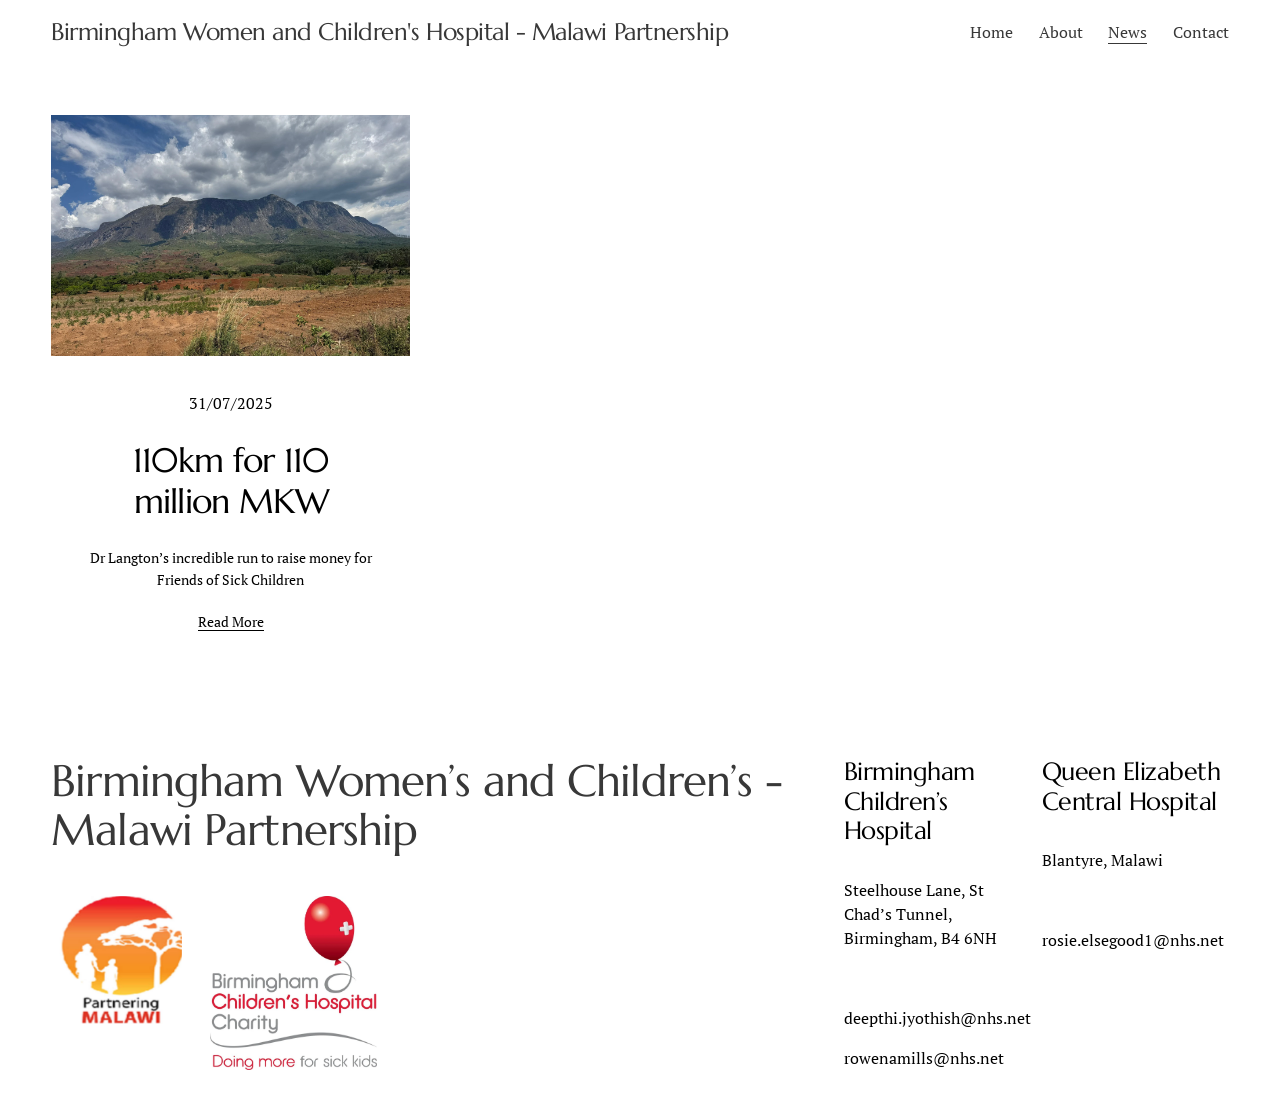
<file: news.html>
<!doctype html>
<html xmlns:og="http://opengraphprotocol.org/schema/" xmlns:fb="http://www.facebook.com/2008/fbml" lang="en-GB"  >
  <head>
	<base href="">
	<script src="js/rerouter.js"></script>
    <meta http-equiv="X-UA-Compatible" content="IE=edge,chrome=1">
    <meta name="viewport" content="width=device-width, initial-scale=1">
    <!-- birmingham-malawi-partnership -->

<meta charset="utf-8" />
<title>Blog 2 &mdash; Birmingham Women and Children&#39;s Hospital - Malawi Partnership</title>
<meta http-equiv="Accept-CH" content="Sec-CH-UA-Platform-Version, Sec-CH-UA-Model" /><link rel="icon" type="image/x-icon" href="https://assets.squarespace.com/universal/default-favicon.ico"/>
<link rel="canonical" href="https://www.birmingham-malawi-partnership.org/news"/>
<meta property="og:site_name" content="Birmingham Women and Children's Hospital - Malawi Partnership"/>
<meta property="og:title" content="Blog 2 &mdash; Birmingham Women and Children&#39;s Hospital - Malawi Partnership"/>
<meta property="og:url" content="https://www.birmingham-malawi-partnership.org/news"/>
<meta property="og:type" content="website"/>
<meta itemprop="name" content="Blog 2 — Birmingham Women and Children's Hospital - Malawi Partnership"/>
<meta itemprop="url" content="https://www.birmingham-malawi-partnership.org/news"/>
<meta name="twitter:title" content="Blog 2 — Birmingham Women and Children's Hospital - Malawi Partnership"/>
<meta name="twitter:url" content="https://www.birmingham-malawi-partnership.org/news"/>
<meta name="twitter:card" content="summary"/>
<meta name="description" content="" />
<link rel="preconnect" href="https://images.squarespace-cdn.com">
<link rel="preconnect" href="https://fonts.gstatic.com" crossorigin>
<link rel="stylesheet" href="https://fonts.googleapis.com/css2?family=PT+Serif:ital,wght@0,400;0,700;1,400;1,700&family=Marcellus:ital,wght@0,400"><script type="text/javascript"  defer="true" nomodule="nomodule" src="js/legacy.js"></script>
<script type="text/javascript"  defer="true" src="js/modern.js"></script>
<script data-name="static-context">Static = window.Static || {}; Static.SQUARESPACE_CONTEXT = {"betaFeatureFlags":["i18n_beta_website_locales","marketing_automations","enable_modernized_pdp_m3_fluid","commerce_product_payment_plan_editing","override_block_styles","campaigns_discount_section_in_automations","campaigns_new_image_layout_picker","supports_versioned_template_assets","member_areas_feature","modernized-pdp-m2-enabled","scripts_defer","new_stacked_index","campaigns_thumbnail_layout","campaigns_table_v2","output_template_css_assets","campaigns_import_discounts","campaigns_discount_section_in_blasts","enable_modernized_pdp_m3_layout_ux","nested_categories","contacts_and_campaigns_redesign","campaigns_merch_state","marketing_landing_page","enable_form_submission_trigger"],"facebookAppId":"314192535267336","facebookApiVersion":"v6.0","rollups":{"squarespace-announcement-bar":{"js":"js/announcement-bar-b056928bddd21684-min.en-us.js"},"squarespace-audio-player":{"css":"css/audio-player-b05f5197a871c566-min.en-us.css","js":"js/audio-player-49efcf65f7ca7399-min.en-us.js"},"squarespace-blog-collection-list":{"css":"css/blog-collection-list-b4046463b72f34e2-min.en-us.css","js":"js/blog-collection-list-d5bd5d2a1524b858-min.en-us.js"},"squarespace-calendar-block-renderer":{"css":"css/calendar-block-renderer-c3fef2a497c8e56b-min.en-us.css","js":"js/calendar-block-renderer-0735ecef0ff58c21-min.en-us.js"},"squarespace-chartjs-helpers":{"css":"css/chartjs-helpers-96b256171ee039c1-min.en-us.css","js":"js/chartjs-helpers-0f6610ea3f198027-min.en-us.js"},"squarespace-comments":{"css":"css/comments-8e298f33f95e082a-min.en-us.css","js":"js/comments-f638e1ec9f66542d-min.en-us.js"},"squarespace-custom-css-popup":{"css":"css/custom-css-popup-ff18e0c82ceca947-min.en-us.css","js":"js/custom-css-popup-ec74d344337ee615-min.en-us.js"},"squarespace-dialog":{"css":"css/dialog-86aacd645d83874c-min.en-us.css","js":"js/dialog-59b16cdf99ed257a-min.en-us.js"},"squarespace-events-collection":{"css":"css/events-collection-c3fef2a497c8e56b-min.en-us.css","js":"js/events-collection-2857320e1e5c65a4-min.en-us.js"},"squarespace-form-rendering-utils":{"js":"js/form-rendering-utils-5c7bdd040287ed58-min.en-us.js"},"squarespace-forms":{"css":"css/forms-0afd3c6ac30bbab1-min.en-us.css","js":"js/forms-a2deb49ca271661d-min.en-us.js"},"squarespace-gallery-collection-list":{"css":"css/gallery-collection-list-b4046463b72f34e2-min.en-us.css","js":"js/gallery-collection-list-580b9da0957167a8-min.en-us.js"},"squarespace-image-zoom":{"css":"css/image-zoom-b4046463b72f34e2-min.en-us.css","js":"js/image-zoom-52dbe9048953f4ac-min.en-us.js"},"squarespace-pinterest":{"css":"css/pinterest-b4046463b72f34e2-min.en-us.css","js":"js/pinterest-ae09d87a0586f391-min.en-us.js"},"squarespace-popup-overlay":{"css":"css/popup-overlay-b742b752f5880972-min.en-us.css","js":"js/popup-overlay-f4152c871c9e6340-min.en-us.js"},"squarespace-product-quick-view":{"css":"css/product-quick-view-0afd3c6ac30bbab1-min.en-us.css","js":"js/product-quick-view-a4680169fae27262-min.en-us.js"},"squarespace-products-collection-item-v2":{"css":"css/products-collection-item-v2-b4046463b72f34e2-min.en-us.css","js":"js/products-collection-item-v2-c2ab0e31b1585540-min.en-us.js"},"squarespace-products-collection-list-v2":{"css":"css/products-collection-list-v2-b4046463b72f34e2-min.en-us.css","js":"js/products-collection-list-v2-c476cb19fc080a16-min.en-us.js"},"squarespace-search-page":{"css":"css/search-page-90a67fc09b9b32c6-min.en-us.css","js":"js/search-page-6ca7f7aadef2813f-min.en-us.js"},"squarespace-search-preview":{"js":"js/search-preview-be5a22a80185d3cb-min.en-us.js"},"squarespace-simple-liking":{"css":"css/simple-liking-701bf8bbc05ec6aa-min.en-us.css","js":"js/simple-liking-a5d16f553c1269c6-min.en-us.js"},"squarespace-social-buttons":{"css":"css/social-buttons-95032e5fa98e47a5-min.en-us.css","js":"js/social-buttons-c31a45bc9487f0e7-min.en-us.js"},"squarespace-tourdates":{"css":"css/tourdates-b4046463b72f34e2-min.en-us.css","js":"js/tourdates-073b310093de2c66-min.en-us.js"},"squarespace-website-overlays-manager":{"css":"css/website-overlays-manager-07ea5a4e004e6710-min.en-us.css","js":"js/website-overlays-manager-48cf17dee1b1d1bb-min.en-us.js"}},"pageType":1,"website":{"id":"6856afe173c5ba2dd47fcc22","identifier":"birmingham-malawi-partnership","websiteType":1,"contentModifiedOn":1768298307975,"cloneable":false,"hasBeenCloneable":false,"siteStatus":{},"language":"en-GB","translationLocale":"en-US","formattingLocale":"en-GB","timeZone":"Europe/London","machineTimeZoneOffset":3600000,"timeZoneOffset":3600000,"timeZoneAbbr":"BST","siteTitle":"Birmingham Women and Children's Hospital - Malawi Partnership","fullSiteTitle":"Blog 2 \u2014 Birmingham Women and Children's Hospital - Malawi Partnership","siteDescription":"","location":{},"shareButtonOptions":{"1":true,"6":true,"2":true,"3":true,"4":true,"8":true,"7":true},"authenticUrl":"https://www.birmingham-malawi-partnership.org","internalUrl":"https://birmingham-malawi-partnership.squarespace.com","baseUrl":"https://www.birmingham-malawi-partnership.org","primaryDomain":"www.birmingham-malawi-partnership.org","sslSetting":3,"isHstsEnabled":true,"typekitId":"","statsMigrated":false,"imageMetadataProcessingEnabled":false,"screenshotId":"c80ab83e7de138c8a69d9ac1f3ed82a0ae70d6155fa1c701d5bd5a575b24253e","captchaSettings":{"enabledForDonations":false},"showOwnerLogin":false},"websiteSettings":{"id":"6856afe173c5ba2dd47fcc24","websiteId":"6856afe173c5ba2dd47fcc22","subjects":[],"country":"GB","state":"SCT","simpleLikingEnabled":true,"mobileInfoBarSettings":{"isContactEmailEnabled":false,"isContactPhoneNumberEnabled":false,"isLocationEnabled":false,"isBusinessHoursEnabled":false},"announcementBarSettings":{},"commentLikesAllowed":true,"commentAnonAllowed":true,"commentThreaded":true,"commentApprovalRequired":false,"commentAvatarsOn":true,"commentSortType":2,"commentFlagThreshold":0,"commentFlagsAllowed":true,"commentEnableByDefault":true,"commentDisableAfterDaysDefault":0,"disqusShortname":"","commentsEnabled":false,"businessHours":{},"storeSettings":{"returnPolicy":null,"termsOfService":null,"privacyPolicy":null,"expressCheckout":false,"continueShoppingLinkUrl":"/","useLightCart":false,"showNoteField":false,"shippingCountryDefaultValue":"US","billToShippingDefaultValue":false,"showShippingPhoneNumber":true,"isShippingPhoneRequired":false,"showBillingPhoneNumber":true,"isBillingPhoneRequired":false,"currenciesSupported":["USD","CAD","GBP","AUD","EUR","CHF","NOK","SEK","DKK","NZD","SGD","MXN","HKD","CZK","ILS","MYR","RUB","PHP","PLN","THB","BRL","ARS","COP","IDR","INR","JPY","ZAR"],"defaultCurrency":"USD","selectedCurrency":"GBP","measurementStandard":1,"showCustomCheckoutForm":false,"checkoutPageMarketingOptInEnabled":true,"enableMailingListOptInByDefault":false,"sameAsRetailLocation":false,"merchandisingSettings":{"scarcityEnabledOnProductItems":false,"scarcityEnabledOnProductBlocks":false,"scarcityMessageType":"DEFAULT_SCARCITY_MESSAGE","scarcityThreshold":10,"multipleQuantityAllowedForServices":true,"restockNotificationsEnabled":false,"restockNotificationsMailingListSignUpEnabled":false,"relatedProductsEnabled":false,"relatedProductsOrdering":"random","soldOutVariantsDropdownDisabled":false,"productComposerOptedIn":false,"productComposerABTestOptedOut":false,"productReviewsEnabled":false},"minimumOrderSubtotalEnabled":false,"minimumOrderSubtotal":{"currency":"GBP","value":"0.00"},"addToCartConfirmationType":2,"isLive":false,"multipleQuantityAllowedForServices":true},"useEscapeKeyToLogin":false,"ssBadgeType":1,"ssBadgePosition":4,"ssBadgeVisibility":1,"ssBadgeDevices":1,"pinterestOverlayOptions":{"mode":"disabled"},"userAccountsSettings":{"loginAllowed":true,"signupAllowed":true}},"cookieSettings":{"isCookieBannerEnabled":false,"isRestrictiveCookiePolicyEnabled":false,"cookieBannerText":"","cookieBannerTheme":"","cookieBannerVariant":"","cookieBannerPosition":"","cookieBannerCtaVariant":"","cookieBannerCtaText":"","cookieBannerAcceptType":"OPT_IN","cookieBannerOptOutCtaText":"","cookieBannerHasOptOut":false,"cookieBannerHasManageCookies":true,"cookieBannerManageCookiesLabel":"","cookieBannerSavedPreferencesText":"","cookieBannerSavedPreferencesLayout":"PILL"},"websiteCloneable":false,"collection":{"title":"News","id":"6856b7bde911cd40a7fc4a92","fullUrl":"/news","type":1,"permissionType":1},"subscribed":false,"appDomain":"squarespace.com","templateTweakable":true,"tweakJSON":{"form-use-theme-colors":"true","header-logo-height":"55px","header-mobile-logo-max-height":"30px","header-vert-padding":"1.4vw","header-width":"Inset","maxPageWidth":"1400px","mobile-header-vert-padding":"6vw","pagePadding":"4vw","tweak-blog-alternating-side-by-side-image-aspect-ratio":"1:1 Square","tweak-blog-alternating-side-by-side-image-spacing":"6%","tweak-blog-alternating-side-by-side-meta-spacing":"20px","tweak-blog-alternating-side-by-side-primary-meta":"Categories","tweak-blog-alternating-side-by-side-read-more-spacing":"20px","tweak-blog-alternating-side-by-side-secondary-meta":"Date","tweak-blog-basic-grid-columns":"3","tweak-blog-basic-grid-image-aspect-ratio":"3:2 Standard","tweak-blog-basic-grid-image-spacing":"35px","tweak-blog-basic-grid-meta-spacing":"25px","tweak-blog-basic-grid-primary-meta":"Categories","tweak-blog-basic-grid-read-more-spacing":"20px","tweak-blog-basic-grid-secondary-meta":"Date","tweak-blog-item-custom-width":"50","tweak-blog-item-show-author-profile":"false","tweak-blog-item-width":"Medium","tweak-blog-masonry-columns":"2","tweak-blog-masonry-horizontal-spacing":"30px","tweak-blog-masonry-image-spacing":"20px","tweak-blog-masonry-meta-spacing":"20px","tweak-blog-masonry-primary-meta":"Categories","tweak-blog-masonry-read-more-spacing":"20px","tweak-blog-masonry-secondary-meta":"Date","tweak-blog-masonry-vertical-spacing":"30px","tweak-blog-side-by-side-image-aspect-ratio":"1:1 Square","tweak-blog-side-by-side-image-spacing":"6%","tweak-blog-side-by-side-meta-spacing":"20px","tweak-blog-side-by-side-primary-meta":"Categories","tweak-blog-side-by-side-read-more-spacing":"20px","tweak-blog-side-by-side-secondary-meta":"Date","tweak-blog-single-column-image-spacing":"50px","tweak-blog-single-column-meta-spacing":"30px","tweak-blog-single-column-primary-meta":"Categories","tweak-blog-single-column-read-more-spacing":"15px","tweak-blog-single-column-secondary-meta":"Date","tweak-events-stacked-show-thumbnails":"true","tweak-events-stacked-thumbnail-size":"3:2 Standard","tweak-fixed-header":"false","tweak-fixed-header-style":"Basic","tweak-global-animations-animation-curve":"ease","tweak-global-animations-animation-delay":"0.6s","tweak-global-animations-animation-duration":"0.65s","tweak-global-animations-animation-style":"fade","tweak-global-animations-animation-type":"none","tweak-global-animations-complexity-level":"detailed","tweak-global-animations-enabled":"false","tweak-portfolio-grid-basic-custom-height":"50","tweak-portfolio-grid-overlay-custom-height":"50","tweak-portfolio-hover-follow-acceleration":"10%","tweak-portfolio-hover-follow-animation-duration":"Fast","tweak-portfolio-hover-follow-animation-type":"Fade","tweak-portfolio-hover-follow-delimiter":"Bullet","tweak-portfolio-hover-follow-front":"false","tweak-portfolio-hover-follow-layout":"Inline","tweak-portfolio-hover-follow-size":"50","tweak-portfolio-hover-follow-text-spacing-x":"1.5","tweak-portfolio-hover-follow-text-spacing-y":"1.5","tweak-portfolio-hover-static-animation-duration":"Fast","tweak-portfolio-hover-static-animation-type":"Fade","tweak-portfolio-hover-static-delimiter":"Hyphen","tweak-portfolio-hover-static-front":"true","tweak-portfolio-hover-static-layout":"Inline","tweak-portfolio-hover-static-size":"50","tweak-portfolio-hover-static-text-spacing-x":"1.5","tweak-portfolio-hover-static-text-spacing-y":"1.5","tweak-portfolio-index-background-animation-duration":"Medium","tweak-portfolio-index-background-animation-type":"Fade","tweak-portfolio-index-background-custom-height":"50","tweak-portfolio-index-background-delimiter":"None","tweak-portfolio-index-background-height":"Large","tweak-portfolio-index-background-horizontal-alignment":"Center","tweak-portfolio-index-background-link-format":"Stacked","tweak-portfolio-index-background-persist":"false","tweak-portfolio-index-background-vertical-alignment":"Middle","tweak-portfolio-index-background-width":"Full","tweak-transparent-header":"true"},"templateId":"5c5a519771c10ba3470d8101","templateVersion":"7.1","pageFeatures":[1,2,4],"gmRenderKey":"QUl6YVN5Q0JUUk9xNkx1dkZfSUUxcjQ2LVQ0QWVUU1YtMGQ3bXk4","templateScriptsRootUrl":"https://static1.squarespace.com/static/vta/5c5a519771c10ba3470d8101/scripts/","impersonatedSession":false,"tzData":{"zones":[[0,"EU","GMT/BST",null]],"rules":{"EU":[[1981,"max",null,"Mar","lastSun","1:00u","1:00","S"],[1996,"max",null,"Oct","lastSun","1:00u","0",null]]}},"showAnnouncementBar":false,"recaptchaEnterpriseContext":{"recaptchaEnterpriseSiteKey":"6LdDFQwjAAAAAPigEvvPgEVbb7QBm-TkVJdDTlAv"},"i18nContext":{"timeZoneData":{"id":"Europe/London","name":"Greenwich Mean Time"}},"env":"PRODUCTION","visitorFormContext":{"formFieldFormats":{"countries":[{"name":"Afghanistan","code":"AF","phoneCode":"+93"},{"name":"\u00C5land Islands","code":"AX","phoneCode":"+358"},{"name":"Albania","code":"AL","phoneCode":"+355"},{"name":"Algeria","code":"DZ","phoneCode":"+213"},{"name":"American Samoa","code":"AS","phoneCode":"+1"},{"name":"Andorra","code":"AD","phoneCode":"+376"},{"name":"Angola","code":"AO","phoneCode":"+244"},{"name":"Anguilla","code":"AI","phoneCode":"+1"},{"name":"Antigua & Barbuda","code":"AG","phoneCode":"+1"},{"name":"Argentina","code":"AR","phoneCode":"+54"},{"name":"Armenia","code":"AM","phoneCode":"+374"},{"name":"Aruba","code":"AW","phoneCode":"+297"},{"name":"Ascension Island","code":"AC","phoneCode":"+247"},{"name":"Australia","code":"AU","phoneCode":"+61"},{"name":"Austria","code":"AT","phoneCode":"+43"},{"name":"Azerbaijan","code":"AZ","phoneCode":"+994"},{"name":"Bahamas","code":"BS","phoneCode":"+1"},{"name":"Bahrain","code":"BH","phoneCode":"+973"},{"name":"Bangladesh","code":"BD","phoneCode":"+880"},{"name":"Barbados","code":"BB","phoneCode":"+1"},{"name":"Belarus","code":"BY","phoneCode":"+375"},{"name":"Belgium","code":"BE","phoneCode":"+32"},{"name":"Belize","code":"BZ","phoneCode":"+501"},{"name":"Benin","code":"BJ","phoneCode":"+229"},{"name":"Bermuda","code":"BM","phoneCode":"+1"},{"name":"Bhutan","code":"BT","phoneCode":"+975"},{"name":"Bolivia","code":"BO","phoneCode":"+591"},{"name":"Bosnia & Herzegovina","code":"BA","phoneCode":"+387"},{"name":"Botswana","code":"BW","phoneCode":"+267"},{"name":"Brazil","code":"BR","phoneCode":"+55"},{"name":"British Indian Ocean Territory","code":"IO","phoneCode":"+246"},{"name":"British Virgin Islands","code":"VG","phoneCode":"+1"},{"name":"Brunei","code":"BN","phoneCode":"+673"},{"name":"Bulgaria","code":"BG","phoneCode":"+359"},{"name":"Burkina Faso","code":"BF","phoneCode":"+226"},{"name":"Burundi","code":"BI","phoneCode":"+257"},{"name":"Cambodia","code":"KH","phoneCode":"+855"},{"name":"Cameroon","code":"CM","phoneCode":"+237"},{"name":"Canada","code":"CA","phoneCode":"+1"},{"name":"Cape Verde","code":"CV","phoneCode":"+238"},{"name":"Caribbean Netherlands","code":"BQ","phoneCode":"+599"},{"name":"Cayman Islands","code":"KY","phoneCode":"+1"},{"name":"Central African Republic","code":"CF","phoneCode":"+236"},{"name":"Chad","code":"TD","phoneCode":"+235"},{"name":"Chile","code":"CL","phoneCode":"+56"},{"name":"China","code":"CN","phoneCode":"+86"},{"name":"Christmas Island","code":"CX","phoneCode":"+61"},{"name":"Cocos (Keeling) Islands","code":"CC","phoneCode":"+61"},{"name":"Colombia","code":"CO","phoneCode":"+57"},{"name":"Comoros","code":"KM","phoneCode":"+269"},{"name":"Congo - Brazzaville","code":"CG","phoneCode":"+242"},{"name":"Congo - Kinshasa","code":"CD","phoneCode":"+243"},{"name":"Cook Islands","code":"CK","phoneCode":"+682"},{"name":"Costa Rica","code":"CR","phoneCode":"+506"},{"name":"C\u00F4te d\u2019Ivoire","code":"CI","phoneCode":"+225"},{"name":"Croatia","code":"HR","phoneCode":"+385"},{"name":"Cuba","code":"CU","phoneCode":"+53"},{"name":"Cura\u00E7ao","code":"CW","phoneCode":"+599"},{"name":"Cyprus","code":"CY","phoneCode":"+357"},{"name":"Czechia","code":"CZ","phoneCode":"+420"},{"name":"Denmark","code":"DK","phoneCode":"+45"},{"name":"Djibouti","code":"DJ","phoneCode":"+253"},{"name":"Dominica","code":"DM","phoneCode":"+1"},{"name":"Dominican Republic","code":"DO","phoneCode":"+1"},{"name":"Ecuador","code":"EC","phoneCode":"+593"},{"name":"Egypt","code":"EG","phoneCode":"+20"},{"name":"El Salvador","code":"SV","phoneCode":"+503"},{"name":"Equatorial Guinea","code":"GQ","phoneCode":"+240"},{"name":"Eritrea","code":"ER","phoneCode":"+291"},{"name":"Estonia","code":"EE","phoneCode":"+372"},{"name":"Eswatini","code":"SZ","phoneCode":"+268"},{"name":"Ethiopia","code":"ET","phoneCode":"+251"},{"name":"Falkland Islands","code":"FK","phoneCode":"+500"},{"name":"Faroe Islands","code":"FO","phoneCode":"+298"},{"name":"Fiji","code":"FJ","phoneCode":"+679"},{"name":"Finland","code":"FI","phoneCode":"+358"},{"name":"France","code":"FR","phoneCode":"+33"},{"name":"French Guiana","code":"GF","phoneCode":"+594"},{"name":"French Polynesia","code":"PF","phoneCode":"+689"},{"name":"Gabon","code":"GA","phoneCode":"+241"},{"name":"Gambia","code":"GM","phoneCode":"+220"},{"name":"Georgia","code":"GE","phoneCode":"+995"},{"name":"Germany","code":"DE","phoneCode":"+49"},{"name":"Ghana","code":"GH","phoneCode":"+233"},{"name":"Gibraltar","code":"GI","phoneCode":"+350"},{"name":"Greece","code":"GR","phoneCode":"+30"},{"name":"Greenland","code":"GL","phoneCode":"+299"},{"name":"Grenada","code":"GD","phoneCode":"+1"},{"name":"Guadeloupe","code":"GP","phoneCode":"+590"},{"name":"Guam","code":"GU","phoneCode":"+1"},{"name":"Guatemala","code":"GT","phoneCode":"+502"},{"name":"Guernsey","code":"GG","phoneCode":"+44"},{"name":"Guinea","code":"GN","phoneCode":"+224"},{"name":"Guinea-Bissau","code":"GW","phoneCode":"+245"},{"name":"Guyana","code":"GY","phoneCode":"+592"},{"name":"Haiti","code":"HT","phoneCode":"+509"},{"name":"Honduras","code":"HN","phoneCode":"+504"},{"name":"Hong Kong SAR China","code":"HK","phoneCode":"+852"},{"name":"Hungary","code":"HU","phoneCode":"+36"},{"name":"Iceland","code":"IS","phoneCode":"+354"},{"name":"India","code":"IN","phoneCode":"+91"},{"name":"Indonesia","code":"ID","phoneCode":"+62"},{"name":"Iran","code":"IR","phoneCode":"+98"},{"name":"Iraq","code":"IQ","phoneCode":"+964"},{"name":"Ireland","code":"IE","phoneCode":"+353"},{"name":"Isle of Man","code":"IM","phoneCode":"+44"},{"name":"Israel","code":"IL","phoneCode":"+972"},{"name":"Italy","code":"IT","phoneCode":"+39"},{"name":"Jamaica","code":"JM","phoneCode":"+1"},{"name":"Japan","code":"JP","phoneCode":"+81"},{"name":"Jersey","code":"JE","phoneCode":"+44"},{"name":"Jordan","code":"JO","phoneCode":"+962"},{"name":"Kazakhstan","code":"KZ","phoneCode":"+7"},{"name":"Kenya","code":"KE","phoneCode":"+254"},{"name":"Kiribati","code":"KI","phoneCode":"+686"},{"name":"Kosovo","code":"XK","phoneCode":"+383"},{"name":"Kuwait","code":"KW","phoneCode":"+965"},{"name":"Kyrgyzstan","code":"KG","phoneCode":"+996"},{"name":"Laos","code":"LA","phoneCode":"+856"},{"name":"Latvia","code":"LV","phoneCode":"+371"},{"name":"Lebanon","code":"LB","phoneCode":"+961"},{"name":"Lesotho","code":"LS","phoneCode":"+266"},{"name":"Liberia","code":"LR","phoneCode":"+231"},{"name":"Libya","code":"LY","phoneCode":"+218"},{"name":"Liechtenstein","code":"LI","phoneCode":"+423"},{"name":"Lithuania","code":"LT","phoneCode":"+370"},{"name":"Luxembourg","code":"LU","phoneCode":"+352"},{"name":"Macao SAR China","code":"MO","phoneCode":"+853"},{"name":"Madagascar","code":"MG","phoneCode":"+261"},{"name":"Malawi","code":"MW","phoneCode":"+265"},{"name":"Malaysia","code":"MY","phoneCode":"+60"},{"name":"Maldives","code":"MV","phoneCode":"+960"},{"name":"Mali","code":"ML","phoneCode":"+223"},{"name":"Malta","code":"MT","phoneCode":"+356"},{"name":"Marshall Islands","code":"MH","phoneCode":"+692"},{"name":"Martinique","code":"MQ","phoneCode":"+596"},{"name":"Mauritania","code":"MR","phoneCode":"+222"},{"name":"Mauritius","code":"MU","phoneCode":"+230"},{"name":"Mayotte","code":"YT","phoneCode":"+262"},{"name":"Mexico","code":"MX","phoneCode":"+52"},{"name":"Micronesia","code":"FM","phoneCode":"+691"},{"name":"Moldova","code":"MD","phoneCode":"+373"},{"name":"Monaco","code":"MC","phoneCode":"+377"},{"name":"Mongolia","code":"MN","phoneCode":"+976"},{"name":"Montenegro","code":"ME","phoneCode":"+382"},{"name":"Montserrat","code":"MS","phoneCode":"+1"},{"name":"Morocco","code":"MA","phoneCode":"+212"},{"name":"Mozambique","code":"MZ","phoneCode":"+258"},{"name":"Myanmar (Burma)","code":"MM","phoneCode":"+95"},{"name":"Namibia","code":"NA","phoneCode":"+264"},{"name":"Nauru","code":"NR","phoneCode":"+674"},{"name":"Nepal","code":"NP","phoneCode":"+977"},{"name":"Netherlands","code":"NL","phoneCode":"+31"},{"name":"New Caledonia","code":"NC","phoneCode":"+687"},{"name":"New Zealand","code":"NZ","phoneCode":"+64"},{"name":"Nicaragua","code":"NI","phoneCode":"+505"},{"name":"Niger","code":"NE","phoneCode":"+227"},{"name":"Nigeria","code":"NG","phoneCode":"+234"},{"name":"Niue","code":"NU","phoneCode":"+683"},{"name":"Norfolk Island","code":"NF","phoneCode":"+672"},{"name":"Northern Mariana Islands","code":"MP","phoneCode":"+1"},{"name":"North Korea","code":"KP","phoneCode":"+850"},{"name":"North Macedonia","code":"MK","phoneCode":"+389"},{"name":"Norway","code":"NO","phoneCode":"+47"},{"name":"Oman","code":"OM","phoneCode":"+968"},{"name":"Pakistan","code":"PK","phoneCode":"+92"},{"name":"Palau","code":"PW","phoneCode":"+680"},{"name":"Palestinian Territories","code":"PS","phoneCode":"+970"},{"name":"Panama","code":"PA","phoneCode":"+507"},{"name":"Papua New Guinea","code":"PG","phoneCode":"+675"},{"name":"Paraguay","code":"PY","phoneCode":"+595"},{"name":"Peru","code":"PE","phoneCode":"+51"},{"name":"Philippines","code":"PH","phoneCode":"+63"},{"name":"Poland","code":"PL","phoneCode":"+48"},{"name":"Portugal","code":"PT","phoneCode":"+351"},{"name":"Puerto Rico","code":"PR","phoneCode":"+1"},{"name":"Qatar","code":"QA","phoneCode":"+974"},{"name":"R\u00E9union","code":"RE","phoneCode":"+262"},{"name":"Romania","code":"RO","phoneCode":"+40"},{"name":"Russia","code":"RU","phoneCode":"+7"},{"name":"Rwanda","code":"RW","phoneCode":"+250"},{"name":"Samoa","code":"WS","phoneCode":"+685"},{"name":"San Marino","code":"SM","phoneCode":"+378"},{"name":"S\u00E3o Tom\u00E9 & Pr\u00EDncipe","code":"ST","phoneCode":"+239"},{"name":"Saudi Arabia","code":"SA","phoneCode":"+966"},{"name":"Senegal","code":"SN","phoneCode":"+221"},{"name":"Serbia","code":"RS","phoneCode":"+381"},{"name":"Seychelles","code":"SC","phoneCode":"+248"},{"name":"Sierra Leone","code":"SL","phoneCode":"+232"},{"name":"Singapore","code":"SG","phoneCode":"+65"},{"name":"Sint Maarten","code":"SX","phoneCode":"+1"},{"name":"Slovakia","code":"SK","phoneCode":"+421"},{"name":"Slovenia","code":"SI","phoneCode":"+386"},{"name":"Solomon Islands","code":"SB","phoneCode":"+677"},{"name":"Somalia","code":"SO","phoneCode":"+252"},{"name":"South Africa","code":"ZA","phoneCode":"+27"},{"name":"South Korea","code":"KR","phoneCode":"+82"},{"name":"South Sudan","code":"SS","phoneCode":"+211"},{"name":"Spain","code":"ES","phoneCode":"+34"},{"name":"Sri Lanka","code":"LK","phoneCode":"+94"},{"name":"St. Barth\u00E9lemy","code":"BL","phoneCode":"+590"},{"name":"St. Helena","code":"SH","phoneCode":"+290"},{"name":"St. Kitts & Nevis","code":"KN","phoneCode":"+1"},{"name":"St. Lucia","code":"LC","phoneCode":"+1"},{"name":"St. Martin","code":"MF","phoneCode":"+590"},{"name":"St. Pierre & Miquelon","code":"PM","phoneCode":"+508"},{"name":"St. Vincent & Grenadines","code":"VC","phoneCode":"+1"},{"name":"Sudan","code":"SD","phoneCode":"+249"},{"name":"Suriname","code":"SR","phoneCode":"+597"},{"name":"Svalbard & Jan Mayen","code":"SJ","phoneCode":"+47"},{"name":"Sweden","code":"SE","phoneCode":"+46"},{"name":"Switzerland","code":"CH","phoneCode":"+41"},{"name":"Syria","code":"SY","phoneCode":"+963"},{"name":"Taiwan","code":"TW","phoneCode":"+886"},{"name":"Tajikistan","code":"TJ","phoneCode":"+992"},{"name":"Tanzania","code":"TZ","phoneCode":"+255"},{"name":"Thailand","code":"TH","phoneCode":"+66"},{"name":"Timor-Leste","code":"TL","phoneCode":"+670"},{"name":"Togo","code":"TG","phoneCode":"+228"},{"name":"Tokelau","code":"TK","phoneCode":"+690"},{"name":"Tonga","code":"TO","phoneCode":"+676"},{"name":"Trinidad & Tobago","code":"TT","phoneCode":"+1"},{"name":"Tristan da Cunha","code":"TA","phoneCode":"+290"},{"name":"Tunisia","code":"TN","phoneCode":"+216"},{"name":"T\u00FCrkiye","code":"TR","phoneCode":"+90"},{"name":"Turkmenistan","code":"TM","phoneCode":"+993"},{"name":"Turks & Caicos Islands","code":"TC","phoneCode":"+1"},{"name":"Tuvalu","code":"TV","phoneCode":"+688"},{"name":"U.S. Virgin Islands","code":"VI","phoneCode":"+1"},{"name":"Uganda","code":"UG","phoneCode":"+256"},{"name":"Ukraine","code":"UA","phoneCode":"+380"},{"name":"United Arab Emirates","code":"AE","phoneCode":"+971"},{"name":"United Kingdom","code":"GB","phoneCode":"+44"},{"name":"United States","code":"US","phoneCode":"+1"},{"name":"Uruguay","code":"UY","phoneCode":"+598"},{"name":"Uzbekistan","code":"UZ","phoneCode":"+998"},{"name":"Vanuatu","code":"VU","phoneCode":"+678"},{"name":"Vatican City","code":"VA","phoneCode":"+39"},{"name":"Venezuela","code":"VE","phoneCode":"+58"},{"name":"Vietnam","code":"VN","phoneCode":"+84"},{"name":"Wallis & Futuna","code":"WF","phoneCode":"+681"},{"name":"Western Sahara","code":"EH","phoneCode":"+212"},{"name":"Yemen","code":"YE","phoneCode":"+967"},{"name":"Zambia","code":"ZM","phoneCode":"+260"},{"name":"Zimbabwe","code":"ZW","phoneCode":"+263"}],"initialPhoneFormat":{"id":0,"type":"PHONE_NUMBER","country":"GB","labelLocale":"en-US","fields":[{"type":"FIELD","label":"1","identifier":"1","length":4,"required":false,"metadata":{}},{"type":"SEPARATOR","label":" ","identifier":"Space","length":0,"required":false,"metadata":{}},{"type":"FIELD","label":"2","identifier":"2","length":16,"required":false,"metadata":{}}]},"initialNameOrder":"GIVEN_FIRST","initialAddressFormat":{"id":0,"type":"ADDRESS","country":"GB","labelLocale":"en","fields":[{"type":"FIELD","label":"Address Line 1","identifier":"Line1","length":0,"required":true,"metadata":{"autocomplete":"address-line1"}},{"type":"SEPARATOR","label":"\n","identifier":"Newline","length":0,"required":false,"metadata":{}},{"type":"FIELD","label":"Address Line 2","identifier":"Line2","length":0,"required":false,"metadata":{"autocomplete":"address-line2"}},{"type":"SEPARATOR","label":"\n","identifier":"Newline","length":0,"required":false,"metadata":{}},{"type":"FIELD","label":"City / Town","identifier":"City","length":0,"required":true,"metadata":{"autocomplete":"address-level1"}},{"type":"SEPARATOR","label":"\n","identifier":"Newline","length":0,"required":false,"metadata":{}},{"type":"FIELD","label":"Postcode","identifier":"Zip","length":0,"required":true,"metadata":{"autocomplete":"postal-code"}}]}},"localizedStrings":{"validation":{"noValidSelection":"A valid selection must be made.","invalidUrl":"Must be a valid URL.","stringTooLong":"Value should have a length no longer than {0}.","containsInvalidKey":"{0} contains an invalid key.","invalidTwitterUsername":"Must be a valid Twitter username.","valueOutsideRange":"Value must be in the range {0} to {1}.","invalidPassword":"Passwords should not contain whitespace.","missingRequiredSubfields":"{0} is missing required subfields: {1}","invalidCurrency":"Currency value should be formatted like 1234 or 123.99.","invalidMapSize":"Value should contain exactly {0} elements.","subfieldsRequired":"All fields in {0} are required.","formSubmissionFailed":"Form submission failed. Review the following information: {0}.","invalidCountryCode":"Country code should have an optional plus and up to 4 digits.","invalidDate":"This is not a real date.","required":"{0} is required.","invalidStringLength":"Value should be {0} characters long.","invalidEmail":"Email addresses should follow the format user@domain.com.","invalidListLength":"Value should be {0} elements long.","allEmpty":"Please fill out at least one form field.","missingRequiredQuestion":"Missing a required question.","invalidQuestion":"Contained an invalid question.","captchaFailure":"Captcha validation failed. Please try again.","stringTooShort":"Value should have a length of at least {0}.","invalid":"{0} is not valid.","formErrors":"Form Errors","containsInvalidValue":"{0} contains an invalid value.","invalidUnsignedNumber":"Numbers must contain only digits and no other characters.","invalidName":"Valid names contain only letters, numbers, spaces, ', or - characters."},"submit":"Submit","status":{"title":"{@} Block","learnMore":"Learn more"},"name":{"firstName":"First Name","lastName":"Last Name"},"lightbox":{"openForm":"Open Form"},"likert":{"agree":"Agree","stronglyDisagree":"Strongly Disagree","disagree":"Disagree","stronglyAgree":"Strongly Agree","neutral":"Neutral"},"time":{"am":"AM","second":"Second","pm":"PM","minute":"Minute","amPm":"AM/PM","hour":"Hour"},"notFound":"Form not found.","date":{"yyyy":"YYYY","year":"Year","mm":"MM","day":"Day","month":"Month","dd":"DD"},"phone":{"country":"Country","number":"Number","prefix":"Prefix","areaCode":"Area Code","line":"Line"},"submitError":"Unable to submit form. Please try again later.","address":{"stateProvince":"State/Province","country":"Country","zipPostalCode":"Zip/Postal Code","address2":"Address 2","address1":"Address 1","city":"City"},"email":{"signUp":"Sign up for news and updates"},"required":"(required)","invalidData":"Invalid form data."}}};</script><script type="text/javascript">SQUARESPACE_ROLLUPS = {};</script>
<script>(function(rollups, name) { if (!rollups[name]) { rollups[name] = {}; } rollups[name].js = ["js/visitor-site-error-reporter-fdfb276a20173335-min.en-us.js"]; })(SQUARESPACE_ROLLUPS, 'squarespace-visitor_site_error_reporter');</script>
<script  src="js/visitor-site-error-reporter-fdfb276a20173335-min.en-us.js" defer ></script><script>(function(rollups, name) { if (!rollups[name]) { rollups[name] = {}; } rollups[name].js = ["js/extract-css-runtime-f765cc45592b8801-min.en-us.js"]; })(SQUARESPACE_ROLLUPS, 'squarespace-extract_css_runtime');</script>
<script  src="js/extract-css-runtime-f765cc45592b8801-min.en-us.js" defer ></script><script>(function(rollups, name) { if (!rollups[name]) { rollups[name] = {}; } rollups[name].js = ["js/extract-css-moment-js-vendor-bdf89e58ccd909c7-min.en-us.js"]; })(SQUARESPACE_ROLLUPS, 'squarespace-extract_css_moment_js_vendor');</script>
<script  src="js/extract-css-moment-js-vendor-bdf89e58ccd909c7-min.en-us.js" defer ></script><script>(function(rollups, name) { if (!rollups[name]) { rollups[name] = {}; } rollups[name].js = ["js/cldr-resource-pack-a48347cd349e6bd9-min.en-us.js"]; })(SQUARESPACE_ROLLUPS, 'squarespace-cldr_resource_pack');</script>
<script  src="js/cldr-resource-pack-a48347cd349e6bd9-min.en-us.js" defer ></script><script>(function(rollups, name) { if (!rollups[name]) { rollups[name] = {}; } rollups[name].js = ["js/common-vendors-stable-219c33e5378d8300-min.en-us.js"]; })(SQUARESPACE_ROLLUPS, 'squarespace-common_vendors_stable');</script>
<script  src="js/common-vendors-stable-219c33e5378d8300-min.en-us.js" defer ></script><script>(function(rollups, name) { if (!rollups[name]) { rollups[name] = {}; } rollups[name].js = ["js/common-vendors-58f76066debe8c3d-min.en-us.js"]; })(SQUARESPACE_ROLLUPS, 'squarespace-common_vendors');</script>
<script  src="js/common-vendors-58f76066debe8c3d-min.en-us.js" defer ></script><script>(function(rollups, name) { if (!rollups[name]) { rollups[name] = {}; } rollups[name].js = ["js/common-f8b36d51777cafac-min.en-us.js"]; })(SQUARESPACE_ROLLUPS, 'squarespace-common');</script>
<script  src="js/common-f8b36d51777cafac-min.en-us.js" defer ></script><script>(function(rollups, name) { if (!rollups[name]) { rollups[name] = {}; } rollups[name].js = ["js/user-account-core-24ffa039deea0a56-min.en-us.js"]; })(SQUARESPACE_ROLLUPS, 'squarespace-user_account_core');</script>
<script  src="js/user-account-core-24ffa039deea0a56-min.en-us.js" defer ></script><script>(function(rollups, name) { if (!rollups[name]) { rollups[name] = {}; } rollups[name].css = ["css/user-account-core-19f1883916dfa9bf-min.en-us.css"]; })(SQUARESPACE_ROLLUPS, 'squarespace-user_account_core');</script>
<link rel="stylesheet" type="text/css" href="css/user-account-core-19f1883916dfa9bf-min.en-us.css"><link rel="stylesheet" type="text/css" href="css/website.components.html.styles.css"/><link rel="stylesheet" type="text/css" href="css/website.components.imagefluid.styles.css"/><script defer src="js/748.js"></script><script defer src="js/image-effect-refracted-circles.js"></script><script defer src="js/image-effect-liquid.js"></script><script defer src="js/image-effect-refracted-lines.js"></script><script defer src="js/9882.js"></script><script defer src="js/8018.js"></script><script defer src="js/website.components.imagefluid.visitor.js"></script><script defer src="js/website.components.html.visitor.js"></script><script defer src="js/website.components.imagefluid.shared.constants.js"></script><script defer src="js/image-effect-film-grain.js"></script><script defer src="js/image-effect-parallax.js"></script><link rel="alternate" type="application/rss+xml" title="RSS Feed" href="https://www.birmingham-malawi-partnership.org/news?format=rss" />
<script type="application/ld+json">{"url":"https://www.birmingham-malawi-partnership.org","name":"Birmingham Women and Children's Hospital - Malawi Partnership","description":"","@context":"http://schema.org","@type":"WebSite"}</script><script type="application/ld+json">{"address":"","openingHours":"","@context":"http://schema.org","@type":"LocalBusiness"}</script><link rel="stylesheet" type="text/css" href="css/site.css"/><link rel="stylesheet" type="text/css" href="css/static.css"/><script>Static.COOKIE_BANNER_CAPABLE = true;</script>
<!-- End of Squarespace Headers -->
    
    
  </head>

  <body
    id="collection-6856b7bde911cd40a7fc4a92"
    class="
      tweak-blog-alternating-side-by-side-width-full tweak-blog-alternating-side-by-side-image-aspect-ratio-11-square tweak-blog-alternating-side-by-side-text-alignment-left tweak-blog-alternating-side-by-side-read-more-style-show tweak-blog-alternating-side-by-side-image-text-alignment-middle tweak-blog-alternating-side-by-side-delimiter-bullet tweak-blog-alternating-side-by-side-meta-position-top tweak-blog-alternating-side-by-side-primary-meta-categories tweak-blog-alternating-side-by-side-secondary-meta-date tweak-blog-alternating-side-by-side-excerpt-show image-block-poster-text-alignment-left image-block-card-content-position-center image-block-card-text-alignment-left image-block-overlap-content-position-center image-block-overlap-text-alignment-left image-block-collage-content-position-center image-block-collage-text-alignment-left image-block-stack-text-alignment-left form-use-theme-colors form-field-style-outline form-field-shape-pill form-field-border-all form-field-checkbox-type-icon form-field-checkbox-fill-outline form-field-checkbox-color-inverted form-field-checkbox-shape-rounded form-field-checkbox-layout-fit form-field-radio-type-icon form-field-radio-fill-outline form-field-radio-color-inverted form-field-radio-shape-rounded form-field-radio-layout-fit form-field-survey-fill-outline form-field-survey-color-inverted form-field-survey-shape-rounded form-field-hover-focus-outline form-submit-button-style-label  tweak-global-animations-complexity-level-detailed tweak-global-animations-animation-style-fade tweak-global-animations-animation-type-none tweak-global-animations-animation-curve-ease tweak-blog-masonry-width-full tweak-blog-masonry-text-alignment-left tweak-blog-masonry-primary-meta-categories tweak-blog-masonry-secondary-meta-date tweak-blog-masonry-meta-position-top tweak-blog-masonry-read-more-style-show tweak-blog-masonry-delimiter-space tweak-blog-masonry-image-placement-above tweak-blog-masonry-excerpt-show tweak-portfolio-grid-overlay-width-full tweak-portfolio-grid-overlay-height-large tweak-portfolio-grid-overlay-image-aspect-ratio-11-square tweak-portfolio-grid-overlay-text-placement-center tweak-portfolio-grid-overlay-show-text-after-hover tweak-blog-single-column-width-full tweak-blog-single-column-text-alignment-left tweak-blog-single-column-image-placement-above tweak-blog-single-column-delimiter-bullet tweak-blog-single-column-read-more-style-show tweak-blog-single-column-primary-meta-categories tweak-blog-single-column-secondary-meta-date tweak-blog-single-column-meta-position-top tweak-blog-single-column-content-full-post header-width-inset tweak-transparent-header  tweak-fixed-header-style-basic tweak-blog-item-width-medium tweak-blog-item-text-alignment-left tweak-blog-item-meta-position-above-title tweak-blog-item-show-categories tweak-blog-item-show-date   tweak-blog-item-delimiter-bullet tweak-blog-side-by-side-width-full tweak-blog-side-by-side-image-placement-left tweak-blog-side-by-side-image-aspect-ratio-11-square tweak-blog-side-by-side-primary-meta-categories tweak-blog-side-by-side-secondary-meta-date tweak-blog-side-by-side-meta-position-top tweak-blog-side-by-side-text-alignment-left tweak-blog-side-by-side-image-text-alignment-middle tweak-blog-side-by-side-read-more-style-show tweak-blog-side-by-side-delimiter-bullet tweak-blog-side-by-side-excerpt-show primary-button-style-solid primary-button-shape-pill secondary-button-style-outline secondary-button-shape-pill tertiary-button-style-outline tertiary-button-shape-underline tweak-events-stacked-width-full tweak-events-stacked-height-large  tweak-events-stacked-show-thumbnails tweak-events-stacked-thumbnail-size-32-standard tweak-events-stacked-date-style-with-text tweak-events-stacked-show-time tweak-events-stacked-show-location  tweak-events-stacked-show-excerpt  tweak-blog-basic-grid-width-inset tweak-blog-basic-grid-image-aspect-ratio-32-standard tweak-blog-basic-grid-text-alignment-center tweak-blog-basic-grid-delimiter-bullet tweak-blog-basic-grid-image-placement-above tweak-blog-basic-grid-read-more-style-show tweak-blog-basic-grid-primary-meta-categories tweak-blog-basic-grid-secondary-meta-date tweak-blog-basic-grid-excerpt-show tweak-portfolio-grid-basic-width-full tweak-portfolio-grid-basic-height-large tweak-portfolio-grid-basic-image-aspect-ratio-11-square tweak-portfolio-grid-basic-text-alignment-left tweak-portfolio-grid-basic-hover-effect-fade header-overlay-alignment-center tweak-portfolio-index-background-link-format-stacked tweak-portfolio-index-background-width-full tweak-portfolio-index-background-height-large  tweak-portfolio-index-background-vertical-alignment-middle tweak-portfolio-index-background-horizontal-alignment-center tweak-portfolio-index-background-delimiter-none tweak-portfolio-index-background-animation-type-fade tweak-portfolio-index-background-animation-duration-medium tweak-portfolio-hover-follow-layout-inline  tweak-portfolio-hover-follow-delimiter-bullet tweak-portfolio-hover-follow-animation-type-fade tweak-portfolio-hover-follow-animation-duration-fast tweak-portfolio-hover-static-layout-inline tweak-portfolio-hover-static-front tweak-portfolio-hover-static-delimiter-hyphen tweak-portfolio-hover-static-animation-type-fade tweak-portfolio-hover-static-animation-duration-fast hide-opentable-icons opentable-style-dark tweak-product-quick-view-button-style-floating tweak-product-quick-view-button-position-bottom tweak-product-quick-view-lightbox-excerpt-display-truncate tweak-product-quick-view-lightbox-show-arrows tweak-product-quick-view-lightbox-show-close-button tweak-product-quick-view-lightbox-controls-weight-light native-currency-code-gbp collection-6856b7bde911cd40a7fc4a92 collection-layout-default collection-type-blog-basic-grid view-list mobile-style-available sqs-seven-one
      
        
          
        
      
    "
    tabindex="-1"
  >
    <div
      id="siteWrapper"
      class="clearfix site-wrapper"
    >
      
        <div id="floatingCart" class="floating-cart hidden">
          <a href="/cart" class="icon icon--stroke icon--fill icon--cart sqs-custom-cart">
            <span class="Cart-inner">
              



  <svg class="icon icon--cart" width="144" height="125" viewBox="0 0 144 125" >
<path d="M4.69551 0.000432948C2.10179 0.000432948 0 2.09856 0 4.68769C0 7.27686 2.10183 9.37496 4.69551 9.37496H23.43C31.2022 28.5892 38.8567 47.8378 46.5654 67.089L39.4737 84.129C38.8799 85.5493 39.0464 87.2634 39.905 88.5418C40.7622 89.8216 42.2856 90.6283 43.8271 90.6232H122.088C124.568 90.658 126.85 88.4129 126.85 85.9359C126.85 83.4589 124.569 81.214 122.088 81.2487H50.8702L54.9305 71.5802L130.306 65.5745C132.279 65.4199 134.064 63.8849 134.512 61.9608L143.903 21.337C144.518 18.6009 142.114 15.6147 139.306 15.624H36.0522L30.9654 2.92939C30.2682 1.21146 28.4698 0 26.612 0L4.69551 0.000432948ZM39.8152 24.9999H133.385L126.097 56.5426L54.7339 62.2067L39.8152 24.9999ZM59.4777 93.75C50.8885 93.75 43.8252 100.801 43.8252 109.375C43.8252 117.949 50.8885 125 59.4777 125C68.0669 125 75.1301 117.949 75.1301 109.375C75.1301 100.801 68.0669 93.75 59.4777 93.75ZM106.433 93.75C97.8436 93.75 90.7803 100.801 90.7803 109.375C90.7803 117.949 97.8436 125 106.433 125C115.022 125 122.085 117.949 122.085 109.375C122.085 100.801 115.022 93.75 106.433 93.75ZM59.4777 103.125C62.9906 103.125 65.7378 105.867 65.7378 109.374C65.7378 112.88 62.9905 115.623 59.4777 115.623C55.9647 115.623 53.2175 112.88 53.2175 109.374C53.2175 105.867 55.9649 103.125 59.4777 103.125ZM106.433 103.125C109.946 103.125 112.693 105.867 112.693 109.374C112.693 112.88 109.946 115.623 106.433 115.623C102.92 115.623 100.173 112.88 100.173 109.374C100.173 105.867 102.92 103.125 106.433 103.125Z" />
</svg>


              <div class="legacy-cart icon-cart-quantity">
                <span class="sqs-cart-quantity">0</span>
              </div>
            </span>
          </a>
        </div>
      

      












  <header
    data-test="header"
    id="header"
    
    class="
      
        
          
        
      
      header theme-col--primary
    "
    data-section-theme=""
    data-controller="Header"
    data-current-styles="{
                                                                                                                                                                                                                                                                                                                                                                                                                                                                              &quot;layout&quot;: &quot;navRight&quot;,
                                                                                                                                                                                                                                                                                                                                                                                                                                                                              &quot;action&quot;: {
                                                                                                                                                                                                                                                                                                                                                                                                                                                                                &quot;href&quot;: &quot;/appointments&quot;,
                                                                                                                                                                                                                                                                                                                                                                                                                                                                                &quot;buttonText&quot;: &quot;Book now&quot;,
                                                                                                                                                                                                                                                                                                                                                                                                                                                                                &quot;newWindow&quot;: false
                                                                                                                                                                                                                                                                                                                                                                                                                                                                              },
                                                                                                                                                                                                                                                                                                                                                                                                                                                                              &quot;showSocial&quot;: false,
                                                                                                                                                                                                                                                                                                                                                                                                                                                                              &quot;socialOptions&quot;: {
                                                                                                                                                                                                                                                                                                                                                                                                                                                                                &quot;socialBorderShape&quot;: &quot;none&quot;,
                                                                                                                                                                                                                                                                                                                                                                                                                                                                                &quot;socialBorderStyle&quot;: &quot;outline&quot;,
                                                                                                                                                                                                                                                                                                                                                                                                                                                                                &quot;socialBorderThickness&quot;: {
                                                                                                                                                                                                                                                                                                                                                                                                                                                                                  &quot;unit&quot;: &quot;px&quot;,
                                                                                                                                                                                                                                                                                                                                                                                                                                                                                  &quot;value&quot;: 1.0
                                                                                                                                                                                                                                                                                                                                                                                                                                                                                }
                                                                                                                                                                                                                                                                                                                                                                                                                                                                              },
                                                                                                                                                                                                                                                                                                                                                                                                                                                                              &quot;menuOverlayAnimation&quot;: &quot;fade&quot;,
                                                                                                                                                                                                                                                                                                                                                                                                                                                                              &quot;cartStyle&quot;: &quot;text&quot;,
                                                                                                                                                                                                                                                                                                                                                                                                                                                                              &quot;cartText&quot;: &quot;Cart&quot;,
                                                                                                                                                                                                                                                                                                                                                                                                                                                                              &quot;showEmptyCartState&quot;: false,
                                                                                                                                                                                                                                                                                                                                                                                                                                                                              &quot;cartOptions&quot;: {
                                                                                                                                                                                                                                                                                                                                                                                                                                                                                &quot;iconType&quot;: &quot;stroke-9&quot;,
                                                                                                                                                                                                                                                                                                                                                                                                                                                                                &quot;cartBorderShape&quot;: &quot;none&quot;,
                                                                                                                                                                                                                                                                                                                                                                                                                                                                                &quot;cartBorderStyle&quot;: &quot;outline&quot;,
                                                                                                                                                                                                                                                                                                                                                                                                                                                                                &quot;cartBorderThickness&quot;: {
                                                                                                                                                                                                                                                                                                                                                                                                                                                                                  &quot;unit&quot;: &quot;px&quot;,
                                                                                                                                                                                                                                                                                                                                                                                                                                                                                  &quot;value&quot;: 1.0
                                                                                                                                                                                                                                                                                                                                                                                                                                                                                }
                                                                                                                                                                                                                                                                                                                                                                                                                                                                              },
                                                                                                                                                                                                                                                                                                                                                                                                                                                                              &quot;showButton&quot;: false,
                                                                                                                                                                                                                                                                                                                                                                                                                                                                              &quot;showCart&quot;: false,
                                                                                                                                                                                                                                                                                                                                                                                                                                                                              &quot;showAccountLogin&quot;: false,
                                                                                                                                                                                                                                                                                                                                                                                                                                                                              &quot;headerStyle&quot;: &quot;dynamic&quot;,
                                                                                                                                                                                                                                                                                                                                                                                                                                                                              &quot;languagePicker&quot;: {
                                                                                                                                                                                                                                                                                                                                                                                                                                                                                &quot;enabled&quot;: false,
                                                                                                                                                                                                                                                                                                                                                                                                                                                                                &quot;iconEnabled&quot;: false,
                                                                                                                                                                                                                                                                                                                                                                                                                                                                                &quot;iconType&quot;: &quot;globe&quot;,
                                                                                                                                                                                                                                                                                                                                                                                                                                                                                &quot;flagShape&quot;: &quot;shiny&quot;,
                                                                                                                                                                                                                                                                                                                                                                                                                                                                                &quot;languageFlags&quot;: [ ]
                                                                                                                                                                                                                                                                                                                                                                                                                                                                              },
                                                                                                                                                                                                                                                                                                                                                                                                                                                                              &quot;iconOptions&quot;: {
                                                                                                                                                                                                                                                                                                                                                                                                                                                                                &quot;desktopDropdownIconOptions&quot;: {
                                                                                                                                                                                                                                                                                                                                                                                                                                                                                  &quot;size&quot;: {
                                                                                                                                                                                                                                                                                                                                                                                                                                                                                    &quot;unit&quot;: &quot;em&quot;,
                                                                                                                                                                                                                                                                                                                                                                                                                                                                                    &quot;value&quot;: 1.0
                                                                                                                                                                                                                                                                                                                                                                                                                                                                                  },
                                                                                                                                                                                                                                                                                                                                                                                                                                                                                  &quot;iconSpacing&quot;: {
                                                                                                                                                                                                                                                                                                                                                                                                                                                                                    &quot;unit&quot;: &quot;em&quot;,
                                                                                                                                                                                                                                                                                                                                                                                                                                                                                    &quot;value&quot;: 0.35
                                                                                                                                                                                                                                                                                                                                                                                                                                                                                  },
                                                                                                                                                                                                                                                                                                                                                                                                                                                                                  &quot;strokeWidth&quot;: {
                                                                                                                                                                                                                                                                                                                                                                                                                                                                                    &quot;unit&quot;: &quot;px&quot;,
                                                                                                                                                                                                                                                                                                                                                                                                                                                                                    &quot;value&quot;: 1.0
                                                                                                                                                                                                                                                                                                                                                                                                                                                                                  },
                                                                                                                                                                                                                                                                                                                                                                                                                                                                                  &quot;endcapType&quot;: &quot;square&quot;,
                                                                                                                                                                                                                                                                                                                                                                                                                                                                                  &quot;folderDropdownIcon&quot;: &quot;none&quot;,
                                                                                                                                                                                                                                                                                                                                                                                                                                                                                  &quot;languagePickerIcon&quot;: &quot;openArrowHead&quot;
                                                                                                                                                                                                                                                                                                                                                                                                                                                                                },
                                                                                                                                                                                                                                                                                                                                                                                                                                                                                &quot;mobileDropdownIconOptions&quot;: {
                                                                                                                                                                                                                                                                                                                                                                                                                                                                                  &quot;size&quot;: {
                                                                                                                                                                                                                                                                                                                                                                                                                                                                                    &quot;unit&quot;: &quot;em&quot;,
                                                                                                                                                                                                                                                                                                                                                                                                                                                                                    &quot;value&quot;: 1.0
                                                                                                                                                                                                                                                                                                                                                                                                                                                                                  },
                                                                                                                                                                                                                                                                                                                                                                                                                                                                                  &quot;iconSpacing&quot;: {
                                                                                                                                                                                                                                                                                                                                                                                                                                                                                    &quot;unit&quot;: &quot;em&quot;,
                                                                                                                                                                                                                                                                                                                                                                                                                                                                                    &quot;value&quot;: 0.15
                                                                                                                                                                                                                                                                                                                                                                                                                                                                                  },
                                                                                                                                                                                                                                                                                                                                                                                                                                                                                  &quot;strokeWidth&quot;: {
                                                                                                                                                                                                                                                                                                                                                                                                                                                                                    &quot;unit&quot;: &quot;px&quot;,
                                                                                                                                                                                                                                                                                                                                                                                                                                                                                    &quot;value&quot;: 0.5
                                                                                                                                                                                                                                                                                                                                                                                                                                                                                  },
                                                                                                                                                                                                                                                                                                                                                                                                                                                                                  &quot;endcapType&quot;: &quot;square&quot;,
                                                                                                                                                                                                                                                                                                                                                                                                                                                                                  &quot;folderDropdownIcon&quot;: &quot;openArrowHead&quot;,
                                                                                                                                                                                                                                                                                                                                                                                                                                                                                  &quot;languagePickerIcon&quot;: &quot;openArrowHead&quot;
                                                                                                                                                                                                                                                                                                                                                                                                                                                                                }
                                                                                                                                                                                                                                                                                                                                                                                                                                                                              },
                                                                                                                                                                                                                                                                                                                                                                                                                                                                              &quot;mobileOptions&quot;: {
                                                                                                                                                                                                                                                                                                                                                                                                                                                                                &quot;layout&quot;: &quot;logoLeftNavRight&quot;,
                                                                                                                                                                                                                                                                                                                                                                                                                                                                                &quot;menuIconOptions&quot;: {
                                                                                                                                                                                                                                                                                                                                                                                                                                                                                  &quot;style&quot;: &quot;doubleLineHamburger&quot;,
                                                                                                                                                                                                                                                                                                                                                                                                                                                                                  &quot;thickness&quot;: {
                                                                                                                                                                                                                                                                                                                                                                                                                                                                                    &quot;unit&quot;: &quot;px&quot;,
                                                                                                                                                                                                                                                                                                                                                                                                                                                                                    &quot;value&quot;: 1.0
                                                                                                                                                                                                                                                                                                                                                                                                                                                                                  }
                                                                                                                                                                                                                                                                                                                                                                                                                                                                                }
                                                                                                                                                                                                                                                                                                                                                                                                                                                                              },
                                                                                                                                                                                                                                                                                                                                                                                                                                                                              &quot;solidOptions&quot;: {
                                                                                                                                                                                                                                                                                                                                                                                                                                                                                &quot;headerOpacity&quot;: {
                                                                                                                                                                                                                                                                                                                                                                                                                                                                                  &quot;unit&quot;: &quot;%&quot;,
                                                                                                                                                                                                                                                                                                                                                                                                                                                                                  &quot;value&quot;: 100.0
                                                                                                                                                                                                                                                                                                                                                                                                                                                                                },
                                                                                                                                                                                                                                                                                                                                                                                                                                                                                &quot;blurBackground&quot;: {
                                                                                                                                                                                                                                                                                                                                                                                                                                                                                  &quot;enabled&quot;: false,
                                                                                                                                                                                                                                                                                                                                                                                                                                                                                  &quot;blurRadius&quot;: {
                                                                                                                                                                                                                                                                                                                                                                                                                                                                                    &quot;unit&quot;: &quot;px&quot;,
                                                                                                                                                                                                                                                                                                                                                                                                                                                                                    &quot;value&quot;: 12.0
                                                                                                                                                                                                                                                                                                                                                                                                                                                                                  }
                                                                                                                                                                                                                                                                                                                                                                                                                                                                                }
                                                                                                                                                                                                                                                                                                                                                                                                                                                                              },
                                                                                                                                                                                                                                                                                                                                                                                                                                                                              &quot;gradientOptions&quot;: {
                                                                                                                                                                                                                                                                                                                                                                                                                                                                                &quot;gradientType&quot;: &quot;faded&quot;,
                                                                                                                                                                                                                                                                                                                                                                                                                                                                                &quot;headerOpacity&quot;: {
                                                                                                                                                                                                                                                                                                                                                                                                                                                                                  &quot;unit&quot;: &quot;%&quot;,
                                                                                                                                                                                                                                                                                                                                                                                                                                                                                  &quot;value&quot;: 90.0
                                                                                                                                                                                                                                                                                                                                                                                                                                                                                },
                                                                                                                                                                                                                                                                                                                                                                                                                                                                                &quot;blurBackground&quot;: {
                                                                                                                                                                                                                                                                                                                                                                                                                                                                                  &quot;enabled&quot;: false,
                                                                                                                                                                                                                                                                                                                                                                                                                                                                                  &quot;blurRadius&quot;: {
                                                                                                                                                                                                                                                                                                                                                                                                                                                                                    &quot;unit&quot;: &quot;px&quot;,
                                                                                                                                                                                                                                                                                                                                                                                                                                                                                    &quot;value&quot;: 12.0
                                                                                                                                                                                                                                                                                                                                                                                                                                                                                  }
                                                                                                                                                                                                                                                                                                                                                                                                                                                                                }
                                                                                                                                                                                                                                                                                                                                                                                                                                                                              },
                                                                                                                                                                                                                                                                                                                                                                                                                                                                              &quot;dropShadowOptions&quot;: {
                                                                                                                                                                                                                                                                                                                                                                                                                                                                                &quot;enabled&quot;: false,
                                                                                                                                                                                                                                                                                                                                                                                                                                                                                &quot;blur&quot;: {
                                                                                                                                                                                                                                                                                                                                                                                                                                                                                  &quot;unit&quot;: &quot;px&quot;,
                                                                                                                                                                                                                                                                                                                                                                                                                                                                                  &quot;value&quot;: 12.0
                                                                                                                                                                                                                                                                                                                                                                                                                                                                                },
                                                                                                                                                                                                                                                                                                                                                                                                                                                                                &quot;spread&quot;: {
                                                                                                                                                                                                                                                                                                                                                                                                                                                                                  &quot;unit&quot;: &quot;px&quot;,
                                                                                                                                                                                                                                                                                                                                                                                                                                                                                  &quot;value&quot;: 0.0
                                                                                                                                                                                                                                                                                                                                                                                                                                                                                },
                                                                                                                                                                                                                                                                                                                                                                                                                                                                                &quot;distance&quot;: {
                                                                                                                                                                                                                                                                                                                                                                                                                                                                                  &quot;unit&quot;: &quot;px&quot;,
                                                                                                                                                                                                                                                                                                                                                                                                                                                                                  &quot;value&quot;: 12.0
                                                                                                                                                                                                                                                                                                                                                                                                                                                                                }
                                                                                                                                                                                                                                                                                                                                                                                                                                                                              },
                                                                                                                                                                                                                                                                                                                                                                                                                                                                              &quot;borderOptions&quot;: {
                                                                                                                                                                                                                                                                                                                                                                                                                                                                                &quot;enabled&quot;: false,
                                                                                                                                                                                                                                                                                                                                                                                                                                                                                &quot;position&quot;: &quot;allSides&quot;,
                                                                                                                                                                                                                                                                                                                                                                                                                                                                                &quot;thickness&quot;: {
                                                                                                                                                                                                                                                                                                                                                                                                                                                                                  &quot;unit&quot;: &quot;px&quot;,
                                                                                                                                                                                                                                                                                                                                                                                                                                                                                  &quot;value&quot;: 4.0
                                                                                                                                                                                                                                                                                                                                                                                                                                                                                }
                                                                                                                                                                                                                                                                                                                                                                                                                                                                              },
                                                                                                                                                                                                                                                                                                                                                                                                                                                                              &quot;showPromotedElement&quot;: false,
                                                                                                                                                                                                                                                                                                                                                                                                                                                                              &quot;buttonVariant&quot;: &quot;primary&quot;,
                                                                                                                                                                                                                                                                                                                                                                                                                                                                              &quot;blurBackground&quot;: {
                                                                                                                                                                                                                                                                                                                                                                                                                                                                                &quot;enabled&quot;: false,
                                                                                                                                                                                                                                                                                                                                                                                                                                                                                &quot;blurRadius&quot;: {
                                                                                                                                                                                                                                                                                                                                                                                                                                                                                  &quot;unit&quot;: &quot;px&quot;,
                                                                                                                                                                                                                                                                                                                                                                                                                                                                                  &quot;value&quot;: 12.0
                                                                                                                                                                                                                                                                                                                                                                                                                                                                                }
                                                                                                                                                                                                                                                                                                                                                                                                                                                                              },
                                                                                                                                                                                                                                                                                                                                                                                                                                                                              &quot;headerOpacity&quot;: {
                                                                                                                                                                                                                                                                                                                                                                                                                                                                                &quot;unit&quot;: &quot;%&quot;,
                                                                                                                                                                                                                                                                                                                                                                                                                                                                                &quot;value&quot;: 100.0
                                                                                                                                                                                                                                                                                                                                                                                                                                                                              }
                                                                                                                                                                                                                                                                                                                                                                                                                                                                            }"
    data-section-id="header"
    data-header-style="dynamic"
    data-language-picker="{
                                                                                                                                                                                                                                                                                                                                                                                                                                                                              &quot;enabled&quot;: false,
                                                                                                                                                                                                                                                                                                                                                                                                                                                                              &quot;iconEnabled&quot;: false,
                                                                                                                                                                                                                                                                                                                                                                                                                                                                              &quot;iconType&quot;: &quot;globe&quot;,
                                                                                                                                                                                                                                                                                                                                                                                                                                                                              &quot;flagShape&quot;: &quot;shiny&quot;,
                                                                                                                                                                                                                                                                                                                                                                                                                                                                              &quot;languageFlags&quot;: [ ]
                                                                                                                                                                                                                                                                                                                                                                                                                                                                            }"
    data-native-multilingual=""
    
    data-first-focusable-element
    tabindex="-1"
    style="
      
      
      
      
      
      
    "
  >
    <svg  style="display:none" viewBox="0 0 22 22" xmlns="http://www.w3.org/2000/svg">
  <symbol id="circle" >
    <path d="M11.5 17C14.5376 17 17 14.5376 17 11.5C17 8.46243 14.5376 6 11.5 6C8.46243 6 6 8.46243 6 11.5C6 14.5376 8.46243 17 11.5 17Z" fill="none" />
  </symbol>

  <symbol id="circleFilled" >
    <path d="M11.5 17C14.5376 17 17 14.5376 17 11.5C17 8.46243 14.5376 6 11.5 6C8.46243 6 6 8.46243 6 11.5C6 14.5376 8.46243 17 11.5 17Z" />
  </symbol>

  <symbol id="dash" >
    <path d="M11 11H19H3" />
  </symbol>

  <symbol id="squareFilled" >
    <rect x="6" y="6" width="11" height="11" />
  </symbol>

  <symbol id="square" >
    <rect x="7" y="7" width="9" height="9" fill="none" stroke="inherit" />
  </symbol>
  
  <symbol id="plus" >
    <path d="M11 3V19" />
    <path d="M19 11L3 11"/>
  </symbol>
  
  <symbol id="closedArrow" >
    <path d="M11 11V2M11 18.1797L17 11.1477L5 11.1477L11 18.1797Z" fill="none" />
  </symbol>
  
  <symbol id="closedArrowFilled" >
    <path d="M11 11L11 2" stroke="inherit" fill="none"  />
    <path fill-rule="evenodd" clip-rule="evenodd" d="M2.74695 9.38428L19.038 9.38428L10.8925 19.0846L2.74695 9.38428Z" stroke-width="1" />
  </symbol>
  
  <symbol id="closedArrowHead" viewBox="0 0 22 22"  xmlns="http://www.w3.org/2000/symbol">
    <path d="M18 7L11 15L4 7L18 7Z" fill="none" stroke="inherit" />
  </symbol>
  
  
  <symbol id="closedArrowHeadFilled" viewBox="0 0 22 22"  xmlns="http://www.w3.org/2000/symbol">
    <path d="M18.875 6.5L11 15.5L3.125 6.5L18.875 6.5Z" />
  </symbol>
  
  <symbol id="openArrow" >
    <path d="M11 18.3591L11 3" stroke="inherit" fill="none"  />
    <path d="M18 11.5L11 18.5L4 11.5" stroke="inherit" fill="none"  />
  </symbol>
  
  <symbol id="openArrowHead" >
    <path d="M18 7L11 14L4 7" fill="none" />
  </symbol>

  <symbol id="pinchedArrow" >
    <path d="M11 17.3591L11 2" fill="none" />
    <path d="M2 11C5.85455 12.2308 8.81818 14.9038 11 18C13.1818 14.8269 16.1455 12.1538 20 11" fill="none" />
  </symbol>

  <symbol id="pinchedArrowFilled" >
    <path d="M11.05 10.4894C7.04096 8.73759 1.05005 8 1.05005 8C6.20459 11.3191 9.41368 14.1773 11.05 21C12.6864 14.0851 15.8955 11.227 21.05 8C21.05 8 15.0591 8.73759 11.05 10.4894Z" stroke-width="1"/>
    <path d="M11 11L11 1" fill="none"/>
  </symbol>

  <symbol id="pinchedArrowHead" >
    <path d="M2 7.24091C5.85455 8.40454 8.81818 10.9318 11 13.8591C13.1818 10.8591 16.1455 8.33181 20 7.24091"  fill="none" />
  </symbol>
  
  <symbol id="pinchedArrowHeadFilled" >
    <path d="M11.05 7.1591C7.04096 5.60456 1.05005 4.95001 1.05005 4.95001C6.20459 7.89547 9.41368 10.4318 11.05 16.4864C12.6864 10.35 15.8955 7.81365 21.05 4.95001C21.05 4.95001 15.0591 5.60456 11.05 7.1591Z" />
  </symbol>

</svg>
    
<div class="sqs-announcement-bar-dropzone"></div>

    <div class="header-announcement-bar-wrapper">
      
      <a
        href="#page"
        class="header-skip-link sqs-button-element--primary"
      >
        Skip to Content
      </a>
      


<style>
    @supports (-webkit-backdrop-filter: none) or (backdrop-filter: none) {
        .header-blur-background {
            
            
        }
    }
</style>
      <div
        class="header-border"
        data-header-style="dynamic"
        data-header-border="false"
        data-test="header-border"
        style="




"
      ></div>
      <div
        class="header-dropshadow"
        data-header-style="dynamic"
        data-header-dropshadow="false"
        data-test="header-dropshadow"
        style=""
      ></div>
      
      

      <div class='header-inner container--fluid
        
        
        
         header-mobile-layout-logo-left-nav-right
        
        
        
        
        
        
         header-layout-nav-right
        
        
        
        
        
        
        
        
        '
        data-test="header-inner"
        >
        <!-- Background -->
        <div class="header-background theme-bg--primary"></div>

        <div class="header-display-desktop" data-content-field="site-title">
          

          

          

          

          

          
          
            
            <!-- Social -->
            
          
            
            <!-- Title and nav wrapper -->
            <div class="header-title-nav-wrapper">
              

              

              
                
                <!-- Title -->
                
                  <div
                    class="
                      header-title
                      
                    "
                    data-animation-role="header-element"
                  >
                    
                      <div class="header-title-text">
                        <a id="site-title" href="./index.html" data-animation-role="header-element">Birmingham Women and Children&#39;s Hospital - Malawi Partnership</a>
                      </div>
                    
                    
                  </div>
                
              
                
                <!-- Nav -->
                <div class="header-nav">
                  <div class="header-nav-wrapper">
                    <nav class="header-nav-list">
                      


  
    <div class="header-nav-item header-nav-item--collection header-nav-item--homepage">
      <a
        href="./index.html"
        data-animation-role="header-element"
        
      >
        Home
      </a>
    </div>
  
  
  


  
    <div class="header-nav-item header-nav-item--collection">
      <a
        href="./about.html"
        data-animation-role="header-element"
        
      >
        About
      </a>
    </div>
  
  
  


  
    <div class="header-nav-item header-nav-item--collection header-nav-item--active">
      <a
        href="./news.html"
        data-animation-role="header-element"
        
          aria-current="page"
        
      >
        News
      </a>
    </div>
  
  
  


  
    <div class="header-nav-item header-nav-item--collection">
      <a
        href="./contact.html"
        data-animation-role="header-element"
        
      >
        Contact
      </a>
    </div>
  
  
  



                    </nav>
                  </div>
                </div>
              
              
            </div>
          
            
            <!-- Actions -->
            <div class="header-actions header-actions--right">
              
                
              
              

              

            
            

              
              <div class="showOnMobile">
                
              </div>

              
              <div class="showOnDesktop">
                
              </div>

              
            </div>
          
            


<style>
  .top-bun, 
  .patty, 
  .bottom-bun {
    height: 1px;
  }
</style>

<!-- Burger -->
<div class="header-burger

  menu-overlay-does-not-have-visible-non-navigation-items


  
  no-actions
  
" data-animation-role="header-element">
  <button class="header-burger-btn burger" data-test="header-burger">
    <span hidden class="js-header-burger-open-title visually-hidden">Open Menu</span>
    <span hidden class="js-header-burger-close-title visually-hidden">Close Menu</span>
    <div class="burger-box">
      <div class="burger-inner header-menu-icon-doubleLineHamburger">
        <div class="top-bun"></div>
        <div class="patty"></div>
        <div class="bottom-bun"></div>
      </div>
    </div>
  </button>
</div>

          

        </div>
        <div class="header-display-mobile" data-content-field="site-title">
          
            
            <!-- Social -->
            
          
            
            <!-- Title and nav wrapper -->
            <div class="header-title-nav-wrapper">
              

              

              
                
                <!-- Title -->
                
                  <div
                    class="
                      header-title
                      
                    "
                    data-animation-role="header-element"
                  >
                    
                      <div class="header-title-text">
                        <a id="site-title" href="./index.html" data-animation-role="header-element">Birmingham Women and Children&#39;s Hospital - Malawi Partnership</a>
                      </div>
                    
                    
                  </div>
                
              
                
                <!-- Nav -->
                <div class="header-nav">
                  <div class="header-nav-wrapper">
                    <nav class="header-nav-list">
                      


  
    <div class="header-nav-item header-nav-item--collection header-nav-item--homepage">
      <a
        href="./index.html"
        data-animation-role="header-element"
        
      >
        Home
      </a>
    </div>
  
  
  


  
    <div class="header-nav-item header-nav-item--collection">
      <a
        href="./about.html"
        data-animation-role="header-element"
        
      >
        About
      </a>
    </div>
  
  
  


  
    <div class="header-nav-item header-nav-item--collection header-nav-item--active">
      <a
        href="./news.html"
        data-animation-role="header-element"
        
          aria-current="page"
        
      >
        News
      </a>
    </div>
  
  
  


  
    <div class="header-nav-item header-nav-item--collection">
      <a
        href="./contact.html"
        data-animation-role="header-element"
        
      >
        Contact
      </a>
    </div>
  
  
  



                    </nav>
                  </div>
                </div>
              
              
            </div>
          
            
            <!-- Actions -->
            <div class="header-actions header-actions--right">
              
                
              
              

              

            
            

              
              <div class="showOnMobile">
                
              </div>

              
              <div class="showOnDesktop">
                
              </div>

              
            </div>
          
            


<style>
  .top-bun, 
  .patty, 
  .bottom-bun {
    height: 1px;
  }
</style>

<!-- Burger -->
<div class="header-burger

  menu-overlay-does-not-have-visible-non-navigation-items


  
  no-actions
  
" data-animation-role="header-element">
  <button class="header-burger-btn burger" data-test="header-burger">
    <span hidden class="js-header-burger-open-title visually-hidden">Open Menu</span>
    <span hidden class="js-header-burger-close-title visually-hidden">Close Menu</span>
    <div class="burger-box">
      <div class="burger-inner header-menu-icon-doubleLineHamburger">
        <div class="top-bun"></div>
        <div class="patty"></div>
        <div class="bottom-bun"></div>
      </div>
    </div>
  </button>
</div>

          
          
          
          
          
        </div>
      </div>
    </div>
    <!-- (Mobile) Menu Navigation -->
    <div class="header-menu header-menu--folder-list
      
      
      
      
      
      "
      data-section-theme=""
      data-current-styles="{
                                                                                                                                                                                                                                                                                                                                                                                                                                                                              &quot;layout&quot;: &quot;navRight&quot;,
                                                                                                                                                                                                                                                                                                                                                                                                                                                                              &quot;action&quot;: {
                                                                                                                                                                                                                                                                                                                                                                                                                                                                                &quot;href&quot;: &quot;/appointments&quot;,
                                                                                                                                                                                                                                                                                                                                                                                                                                                                                &quot;buttonText&quot;: &quot;Book now&quot;,
                                                                                                                                                                                                                                                                                                                                                                                                                                                                                &quot;newWindow&quot;: false
                                                                                                                                                                                                                                                                                                                                                                                                                                                                              },
                                                                                                                                                                                                                                                                                                                                                                                                                                                                              &quot;showSocial&quot;: false,
                                                                                                                                                                                                                                                                                                                                                                                                                                                                              &quot;socialOptions&quot;: {
                                                                                                                                                                                                                                                                                                                                                                                                                                                                                &quot;socialBorderShape&quot;: &quot;none&quot;,
                                                                                                                                                                                                                                                                                                                                                                                                                                                                                &quot;socialBorderStyle&quot;: &quot;outline&quot;,
                                                                                                                                                                                                                                                                                                                                                                                                                                                                                &quot;socialBorderThickness&quot;: {
                                                                                                                                                                                                                                                                                                                                                                                                                                                                                  &quot;unit&quot;: &quot;px&quot;,
                                                                                                                                                                                                                                                                                                                                                                                                                                                                                  &quot;value&quot;: 1.0
                                                                                                                                                                                                                                                                                                                                                                                                                                                                                }
                                                                                                                                                                                                                                                                                                                                                                                                                                                                              },
                                                                                                                                                                                                                                                                                                                                                                                                                                                                              &quot;menuOverlayAnimation&quot;: &quot;fade&quot;,
                                                                                                                                                                                                                                                                                                                                                                                                                                                                              &quot;cartStyle&quot;: &quot;text&quot;,
                                                                                                                                                                                                                                                                                                                                                                                                                                                                              &quot;cartText&quot;: &quot;Cart&quot;,
                                                                                                                                                                                                                                                                                                                                                                                                                                                                              &quot;showEmptyCartState&quot;: false,
                                                                                                                                                                                                                                                                                                                                                                                                                                                                              &quot;cartOptions&quot;: {
                                                                                                                                                                                                                                                                                                                                                                                                                                                                                &quot;iconType&quot;: &quot;stroke-9&quot;,
                                                                                                                                                                                                                                                                                                                                                                                                                                                                                &quot;cartBorderShape&quot;: &quot;none&quot;,
                                                                                                                                                                                                                                                                                                                                                                                                                                                                                &quot;cartBorderStyle&quot;: &quot;outline&quot;,
                                                                                                                                                                                                                                                                                                                                                                                                                                                                                &quot;cartBorderThickness&quot;: {
                                                                                                                                                                                                                                                                                                                                                                                                                                                                                  &quot;unit&quot;: &quot;px&quot;,
                                                                                                                                                                                                                                                                                                                                                                                                                                                                                  &quot;value&quot;: 1.0
                                                                                                                                                                                                                                                                                                                                                                                                                                                                                }
                                                                                                                                                                                                                                                                                                                                                                                                                                                                              },
                                                                                                                                                                                                                                                                                                                                                                                                                                                                              &quot;showButton&quot;: false,
                                                                                                                                                                                                                                                                                                                                                                                                                                                                              &quot;showCart&quot;: false,
                                                                                                                                                                                                                                                                                                                                                                                                                                                                              &quot;showAccountLogin&quot;: false,
                                                                                                                                                                                                                                                                                                                                                                                                                                                                              &quot;headerStyle&quot;: &quot;dynamic&quot;,
                                                                                                                                                                                                                                                                                                                                                                                                                                                                              &quot;languagePicker&quot;: {
                                                                                                                                                                                                                                                                                                                                                                                                                                                                                &quot;enabled&quot;: false,
                                                                                                                                                                                                                                                                                                                                                                                                                                                                                &quot;iconEnabled&quot;: false,
                                                                                                                                                                                                                                                                                                                                                                                                                                                                                &quot;iconType&quot;: &quot;globe&quot;,
                                                                                                                                                                                                                                                                                                                                                                                                                                                                                &quot;flagShape&quot;: &quot;shiny&quot;,
                                                                                                                                                                                                                                                                                                                                                                                                                                                                                &quot;languageFlags&quot;: [ ]
                                                                                                                                                                                                                                                                                                                                                                                                                                                                              },
                                                                                                                                                                                                                                                                                                                                                                                                                                                                              &quot;iconOptions&quot;: {
                                                                                                                                                                                                                                                                                                                                                                                                                                                                                &quot;desktopDropdownIconOptions&quot;: {
                                                                                                                                                                                                                                                                                                                                                                                                                                                                                  &quot;size&quot;: {
                                                                                                                                                                                                                                                                                                                                                                                                                                                                                    &quot;unit&quot;: &quot;em&quot;,
                                                                                                                                                                                                                                                                                                                                                                                                                                                                                    &quot;value&quot;: 1.0
                                                                                                                                                                                                                                                                                                                                                                                                                                                                                  },
                                                                                                                                                                                                                                                                                                                                                                                                                                                                                  &quot;iconSpacing&quot;: {
                                                                                                                                                                                                                                                                                                                                                                                                                                                                                    &quot;unit&quot;: &quot;em&quot;,
                                                                                                                                                                                                                                                                                                                                                                                                                                                                                    &quot;value&quot;: 0.35
                                                                                                                                                                                                                                                                                                                                                                                                                                                                                  },
                                                                                                                                                                                                                                                                                                                                                                                                                                                                                  &quot;strokeWidth&quot;: {
                                                                                                                                                                                                                                                                                                                                                                                                                                                                                    &quot;unit&quot;: &quot;px&quot;,
                                                                                                                                                                                                                                                                                                                                                                                                                                                                                    &quot;value&quot;: 1.0
                                                                                                                                                                                                                                                                                                                                                                                                                                                                                  },
                                                                                                                                                                                                                                                                                                                                                                                                                                                                                  &quot;endcapType&quot;: &quot;square&quot;,
                                                                                                                                                                                                                                                                                                                                                                                                                                                                                  &quot;folderDropdownIcon&quot;: &quot;none&quot;,
                                                                                                                                                                                                                                                                                                                                                                                                                                                                                  &quot;languagePickerIcon&quot;: &quot;openArrowHead&quot;
                                                                                                                                                                                                                                                                                                                                                                                                                                                                                },
                                                                                                                                                                                                                                                                                                                                                                                                                                                                                &quot;mobileDropdownIconOptions&quot;: {
                                                                                                                                                                                                                                                                                                                                                                                                                                                                                  &quot;size&quot;: {
                                                                                                                                                                                                                                                                                                                                                                                                                                                                                    &quot;unit&quot;: &quot;em&quot;,
                                                                                                                                                                                                                                                                                                                                                                                                                                                                                    &quot;value&quot;: 1.0
                                                                                                                                                                                                                                                                                                                                                                                                                                                                                  },
                                                                                                                                                                                                                                                                                                                                                                                                                                                                                  &quot;iconSpacing&quot;: {
                                                                                                                                                                                                                                                                                                                                                                                                                                                                                    &quot;unit&quot;: &quot;em&quot;,
                                                                                                                                                                                                                                                                                                                                                                                                                                                                                    &quot;value&quot;: 0.15
                                                                                                                                                                                                                                                                                                                                                                                                                                                                                  },
                                                                                                                                                                                                                                                                                                                                                                                                                                                                                  &quot;strokeWidth&quot;: {
                                                                                                                                                                                                                                                                                                                                                                                                                                                                                    &quot;unit&quot;: &quot;px&quot;,
                                                                                                                                                                                                                                                                                                                                                                                                                                                                                    &quot;value&quot;: 0.5
                                                                                                                                                                                                                                                                                                                                                                                                                                                                                  },
                                                                                                                                                                                                                                                                                                                                                                                                                                                                                  &quot;endcapType&quot;: &quot;square&quot;,
                                                                                                                                                                                                                                                                                                                                                                                                                                                                                  &quot;folderDropdownIcon&quot;: &quot;openArrowHead&quot;,
                                                                                                                                                                                                                                                                                                                                                                                                                                                                                  &quot;languagePickerIcon&quot;: &quot;openArrowHead&quot;
                                                                                                                                                                                                                                                                                                                                                                                                                                                                                }
                                                                                                                                                                                                                                                                                                                                                                                                                                                                              },
                                                                                                                                                                                                                                                                                                                                                                                                                                                                              &quot;mobileOptions&quot;: {
                                                                                                                                                                                                                                                                                                                                                                                                                                                                                &quot;layout&quot;: &quot;logoLeftNavRight&quot;,
                                                                                                                                                                                                                                                                                                                                                                                                                                                                                &quot;menuIconOptions&quot;: {
                                                                                                                                                                                                                                                                                                                                                                                                                                                                                  &quot;style&quot;: &quot;doubleLineHamburger&quot;,
                                                                                                                                                                                                                                                                                                                                                                                                                                                                                  &quot;thickness&quot;: {
                                                                                                                                                                                                                                                                                                                                                                                                                                                                                    &quot;unit&quot;: &quot;px&quot;,
                                                                                                                                                                                                                                                                                                                                                                                                                                                                                    &quot;value&quot;: 1.0
                                                                                                                                                                                                                                                                                                                                                                                                                                                                                  }
                                                                                                                                                                                                                                                                                                                                                                                                                                                                                }
                                                                                                                                                                                                                                                                                                                                                                                                                                                                              },
                                                                                                                                                                                                                                                                                                                                                                                                                                                                              &quot;solidOptions&quot;: {
                                                                                                                                                                                                                                                                                                                                                                                                                                                                                &quot;headerOpacity&quot;: {
                                                                                                                                                                                                                                                                                                                                                                                                                                                                                  &quot;unit&quot;: &quot;%&quot;,
                                                                                                                                                                                                                                                                                                                                                                                                                                                                                  &quot;value&quot;: 100.0
                                                                                                                                                                                                                                                                                                                                                                                                                                                                                },
                                                                                                                                                                                                                                                                                                                                                                                                                                                                                &quot;blurBackground&quot;: {
                                                                                                                                                                                                                                                                                                                                                                                                                                                                                  &quot;enabled&quot;: false,
                                                                                                                                                                                                                                                                                                                                                                                                                                                                                  &quot;blurRadius&quot;: {
                                                                                                                                                                                                                                                                                                                                                                                                                                                                                    &quot;unit&quot;: &quot;px&quot;,
                                                                                                                                                                                                                                                                                                                                                                                                                                                                                    &quot;value&quot;: 12.0
                                                                                                                                                                                                                                                                                                                                                                                                                                                                                  }
                                                                                                                                                                                                                                                                                                                                                                                                                                                                                }
                                                                                                                                                                                                                                                                                                                                                                                                                                                                              },
                                                                                                                                                                                                                                                                                                                                                                                                                                                                              &quot;gradientOptions&quot;: {
                                                                                                                                                                                                                                                                                                                                                                                                                                                                                &quot;gradientType&quot;: &quot;faded&quot;,
                                                                                                                                                                                                                                                                                                                                                                                                                                                                                &quot;headerOpacity&quot;: {
                                                                                                                                                                                                                                                                                                                                                                                                                                                                                  &quot;unit&quot;: &quot;%&quot;,
                                                                                                                                                                                                                                                                                                                                                                                                                                                                                  &quot;value&quot;: 90.0
                                                                                                                                                                                                                                                                                                                                                                                                                                                                                },
                                                                                                                                                                                                                                                                                                                                                                                                                                                                                &quot;blurBackground&quot;: {
                                                                                                                                                                                                                                                                                                                                                                                                                                                                                  &quot;enabled&quot;: false,
                                                                                                                                                                                                                                                                                                                                                                                                                                                                                  &quot;blurRadius&quot;: {
                                                                                                                                                                                                                                                                                                                                                                                                                                                                                    &quot;unit&quot;: &quot;px&quot;,
                                                                                                                                                                                                                                                                                                                                                                                                                                                                                    &quot;value&quot;: 12.0
                                                                                                                                                                                                                                                                                                                                                                                                                                                                                  }
                                                                                                                                                                                                                                                                                                                                                                                                                                                                                }
                                                                                                                                                                                                                                                                                                                                                                                                                                                                              },
                                                                                                                                                                                                                                                                                                                                                                                                                                                                              &quot;dropShadowOptions&quot;: {
                                                                                                                                                                                                                                                                                                                                                                                                                                                                                &quot;enabled&quot;: false,
                                                                                                                                                                                                                                                                                                                                                                                                                                                                                &quot;blur&quot;: {
                                                                                                                                                                                                                                                                                                                                                                                                                                                                                  &quot;unit&quot;: &quot;px&quot;,
                                                                                                                                                                                                                                                                                                                                                                                                                                                                                  &quot;value&quot;: 12.0
                                                                                                                                                                                                                                                                                                                                                                                                                                                                                },
                                                                                                                                                                                                                                                                                                                                                                                                                                                                                &quot;spread&quot;: {
                                                                                                                                                                                                                                                                                                                                                                                                                                                                                  &quot;unit&quot;: &quot;px&quot;,
                                                                                                                                                                                                                                                                                                                                                                                                                                                                                  &quot;value&quot;: 0.0
                                                                                                                                                                                                                                                                                                                                                                                                                                                                                },
                                                                                                                                                                                                                                                                                                                                                                                                                                                                                &quot;distance&quot;: {
                                                                                                                                                                                                                                                                                                                                                                                                                                                                                  &quot;unit&quot;: &quot;px&quot;,
                                                                                                                                                                                                                                                                                                                                                                                                                                                                                  &quot;value&quot;: 12.0
                                                                                                                                                                                                                                                                                                                                                                                                                                                                                }
                                                                                                                                                                                                                                                                                                                                                                                                                                                                              },
                                                                                                                                                                                                                                                                                                                                                                                                                                                                              &quot;borderOptions&quot;: {
                                                                                                                                                                                                                                                                                                                                                                                                                                                                                &quot;enabled&quot;: false,
                                                                                                                                                                                                                                                                                                                                                                                                                                                                                &quot;position&quot;: &quot;allSides&quot;,
                                                                                                                                                                                                                                                                                                                                                                                                                                                                                &quot;thickness&quot;: {
                                                                                                                                                                                                                                                                                                                                                                                                                                                                                  &quot;unit&quot;: &quot;px&quot;,
                                                                                                                                                                                                                                                                                                                                                                                                                                                                                  &quot;value&quot;: 4.0
                                                                                                                                                                                                                                                                                                                                                                                                                                                                                }
                                                                                                                                                                                                                                                                                                                                                                                                                                                                              },
                                                                                                                                                                                                                                                                                                                                                                                                                                                                              &quot;showPromotedElement&quot;: false,
                                                                                                                                                                                                                                                                                                                                                                                                                                                                              &quot;buttonVariant&quot;: &quot;primary&quot;,
                                                                                                                                                                                                                                                                                                                                                                                                                                                                              &quot;blurBackground&quot;: {
                                                                                                                                                                                                                                                                                                                                                                                                                                                                                &quot;enabled&quot;: false,
                                                                                                                                                                                                                                                                                                                                                                                                                                                                                &quot;blurRadius&quot;: {
                                                                                                                                                                                                                                                                                                                                                                                                                                                                                  &quot;unit&quot;: &quot;px&quot;,
                                                                                                                                                                                                                                                                                                                                                                                                                                                                                  &quot;value&quot;: 12.0
                                                                                                                                                                                                                                                                                                                                                                                                                                                                                }
                                                                                                                                                                                                                                                                                                                                                                                                                                                                              },
                                                                                                                                                                                                                                                                                                                                                                                                                                                                              &quot;headerOpacity&quot;: {
                                                                                                                                                                                                                                                                                                                                                                                                                                                                                &quot;unit&quot;: &quot;%&quot;,
                                                                                                                                                                                                                                                                                                                                                                                                                                                                                &quot;value&quot;: 100.0
                                                                                                                                                                                                                                                                                                                                                                                                                                                                              }
                                                                                                                                                                                                                                                                                                                                                                                                                                                                            }"
      data-section-id="overlay-nav"
      data-show-account-login="false"
      data-test="header-menu">
      <div class="header-menu-bg theme-bg--primary"></div>
      <div class="header-menu-nav">
        <nav class="header-menu-nav-list">
          <div data-folder="root" class="header-menu-nav-folder">
            <div class="header-menu-nav-folder-content">
              <!-- Menu Navigation -->
<div class="header-menu-nav-wrapper">
  
    
      
        
          
            <div class="container header-menu-nav-item header-menu-nav-item--collection header-menu-nav-item--homepage">
              <a
                href="./index.html"
                
              >
                <div class="header-menu-nav-item-content">
                  Home
                </div>
              </a>
            </div>
          
        
      
    
      
        
          
            <div class="container header-menu-nav-item header-menu-nav-item--collection">
              <a
                href="./about.html"
                
              >
                <div class="header-menu-nav-item-content">
                  About
                </div>
              </a>
            </div>
          
        
      
    
      
        
          
            <div class="container header-menu-nav-item header-menu-nav-item--collection header-menu-nav-item--active">
              <a
                href="./news.html"
                
                  aria-current="page"
                
              >
                <div class="header-menu-nav-item-content">
                  News
                </div>
              </a>
            </div>
          
        
      
    
      
        
          
            <div class="container header-menu-nav-item header-menu-nav-item--collection">
              <a
                href="./contact.html"
                
              >
                <div class="header-menu-nav-item-content">
                  Contact
                </div>
              </a>
            </div>
          
        
      
    
  
</div>

              
                
              
            </div>
            
            
            
          </div>
        </nav>
      </div>
    </div>
  </header>




      <main id="page" class="container" role="main">
        
          
            
<article class="sections" id="sections" data-page-sections="6856b7bde911cd40a7fc4a9b">
  
  
    
    


  
  











<section
  data-test="page-section"
  
  data-section-theme=""
  class='page-section 
    
      content-collection
      full-bleed-section
      collection-type-blog-basic-grid
    
    background-width--full-bleed
    
      section-height--medium
    
    
      content-width--wide
    
    horizontal-alignment--center
    vertical-alignment--middle
    
      
    
    
    '
  
  data-section-id="6856b7bde911cd40a7fc4a9d"
  
  data-controller="SectionWrapperController"
  data-current-styles="{
                                                                                                                                                                                                                                                                                                                                                                                                                                                                              &quot;imageOverlayOpacity&quot;: 0.15,
                                                                                                                                                                                                                                                                                                                                                                                                                                                                              &quot;backgroundWidth&quot;: &quot;background-width--full-bleed&quot;,
                                                                                                                                                                                                                                                                                                                                                                                                                                                                              &quot;sectionHeight&quot;: &quot;section-height--medium&quot;,
                                                                                                                                                                                                                                                                                                                                                                                                                                                                              &quot;horizontalAlignment&quot;: &quot;horizontal-alignment--center&quot;,
                                                                                                                                                                                                                                                                                                                                                                                                                                                                              &quot;verticalAlignment&quot;: &quot;vertical-alignment--middle&quot;,
                                                                                                                                                                                                                                                                                                                                                                                                                                                                              &quot;contentWidth&quot;: &quot;content-width--wide&quot;,
                                                                                                                                                                                                                                                                                                                                                                                                                                                                              &quot;sectionTheme&quot;: &quot;&quot;,
                                                                                                                                                                                                                                                                                                                                                                                                                                                                              &quot;sectionAnimation&quot;: &quot;none&quot;,
                                                                                                                                                                                                                                                                                                                                                                                                                                                                              &quot;backgroundMode&quot;: &quot;image&quot;
                                                                                                                                                                                                                                                                                                                                                                                                                                                                            }"
  data-current-context="{
                                                                                                                                                                                                                                                                                                                                                                                                                                                                              &quot;video&quot;: {
                                                                                                                                                                                                                                                                                                                                                                                                                                                                                &quot;playbackSpeed&quot;: 0.5,
                                                                                                                                                                                                                                                                                                                                                                                                                                                                                &quot;filter&quot;: 1,
                                                                                                                                                                                                                                                                                                                                                                                                                                                                                &quot;filterStrength&quot;: 0,
                                                                                                                                                                                                                                                                                                                                                                                                                                                                                &quot;zoom&quot;: 0,
                                                                                                                                                                                                                                                                                                                                                                                                                                                                                &quot;videoSourceProvider&quot;: &quot;none&quot;
                                                                                                                                                                                                                                                                                                                                                                                                                                                                              },
                                                                                                                                                                                                                                                                                                                                                                                                                                                                              &quot;backgroundImageId&quot;: null,
                                                                                                                                                                                                                                                                                                                                                                                                                                                                              &quot;backgroundMediaEffect&quot;: null,
                                                                                                                                                                                                                                                                                                                                                                                                                                                                              &quot;divider&quot;: null,
                                                                                                                                                                                                                                                                                                                                                                                                                                                                              &quot;typeName&quot;: &quot;blog-basic-grid&quot;
                                                                                                                                                                                                                                                                                                                                                                                                                                                                            }"
  data-animation="none"
  
   
  
  
  
  
  


  
    data-sqsp-section="blog-list"
  


>
  <div
    class="section-border"
    
  >
    <div class="section-background">
    
      
    
    </div>
  </div>
  <div
    class='content-wrapper'
    style='
      
      
    '
  >
    <div
      class="content"
      
    >
      
      
      
      
      
      
      
      
      
      
      <div class="blog-basic-grid collection-content-wrapper" data-controller="BlogImageLoader">
  
    <article class="blog-basic-grid--container entry blog-item">
      
        <div>
          <a href="/news/blog-post-title-two-r8dw5" class="image-wrapper" data-animation-role="image">
  
<img data-src="images/mulanje.jpg" data-image="images/mulanje.jpg" data-image-dimensions="5120x3840" data-image-focal-point="0.5,0.5" alt="110km for 110 million MKW" data-load="false" src="images/mulanje.jpg" width="5120" height="3840" alt="" sizes="(max-width:767px)200vw,100vw" class="image" style="display:block;position: absolute; height: 100%; width: 100%; object-fit: cover; object-position: 50% 50%;" srcset="images/mulanje.jpg?format=100w 100w, images/mulanje.jpg?format=300w 300w, images/mulanje.jpg?format=500w 500w, images/mulanje.jpg?format=750w 750w, images/mulanje.jpg?format=1000w 1000w, images/mulanje.jpg?format=1500w 1500w, images/mulanje.jpg?format=2500w 2500w" loading="lazy" decoding="async" data-loader="sqs">
</a>

        </div>
        <div class="blog-article-spacer"></div>
      
      <div class="blog-basic-grid--text">
        <div class="blog-meta-section">
  <span class="blog-meta-primary">
    
    
      <span class="blog-author">Jon Davis</span>
    
    <time class="blog-date" pubdate data-animation-role="date">31/07/2025</time>
  </span>
  <span class="blog-meta-delimiter"></span>
  
  <span class="blog-meta-secondary">
    
    
      <span class="blog-author">Jon Davis</span>
    
    <time class="blog-date" pubdate data-animation-role="date">31/07/2025</time>
  </span>
  
  
  
</div>
<h1 class="blog-title">
  
    <a href="/news/blog-post-title-two-r8dw5" data-no-animation>
  
    110km for 110 million MKW
  </a>
</h1>
<div class="blog-excerpt">
  <div class="blog-excerpt-wrapper"><p class="" style="white-space:pre-wrap;" data-rte-preserve-empty="true">Dr Langton’s incredible run to raise money for Friends of Sick Children</p></div>
  
</div>

<a class="blog-more-link" href="/news/blog-post-title-two-r8dw5" data-animation-role="content">Read More</a>


      </div>
    </article>
  

  
</div>

    </div>
  
  </div>
  
</section>

  
</article>

          

          

          
            
          
        
      </main>
      
        <footer class="sections" id="footer-sections" data-footer-sections>
  
  
  
  
  
  
    
    


  
  











<section
  data-test="page-section"
  
  data-section-theme="light"
  class='page-section 
    
      full-bleed-section
      layout-engine-section
    
    background-width--full-bleed
    
      
        section-height--custom
      
    
    
      content-width--wide
    
    horizontal-alignment--center
    vertical-alignment--middle
    
      
    
    
    light'
  
  data-section-id="6856b0da007d3d4b82acdb83"
  
  data-controller="SectionWrapperController"
  data-current-styles="{
                                                                                                                                                                                                                                                                                                                                                                                                                                                                              &quot;imageOverlayOpacity&quot;: 0.15,
                                                                                                                                                                                                                                                                                                                                                                                                                                                                              &quot;backgroundWidth&quot;: &quot;background-width--full-bleed&quot;,
                                                                                                                                                                                                                                                                                                                                                                                                                                                                              &quot;sectionHeight&quot;: &quot;section-height--custom&quot;,
                                                                                                                                                                                                                                                                                                                                                                                                                                                                              &quot;customSectionHeight&quot;: 0,
                                                                                                                                                                                                                                                                                                                                                                                                                                                                              &quot;horizontalAlignment&quot;: &quot;horizontal-alignment--center&quot;,
                                                                                                                                                                                                                                                                                                                                                                                                                                                                              &quot;verticalAlignment&quot;: &quot;vertical-alignment--middle&quot;,
                                                                                                                                                                                                                                                                                                                                                                                                                                                                              &quot;contentWidth&quot;: &quot;content-width--wide&quot;,
                                                                                                                                                                                                                                                                                                                                                                                                                                                                              &quot;customContentWidth&quot;: 50,
                                                                                                                                                                                                                                                                                                                                                                                                                                                                              &quot;sectionTheme&quot;: &quot;light&quot;,
                                                                                                                                                                                                                                                                                                                                                                                                                                                                              &quot;sectionAnimation&quot;: &quot;none&quot;,
                                                                                                                                                                                                                                                                                                                                                                                                                                                                              &quot;backgroundMode&quot;: &quot;image&quot;,
                                                                                                                                                                                                                                                                                                                                                                                                                                                                              &quot;generative&quot;: {
                                                                                                                                                                                                                                                                                                                                                                                                                                                                                &quot;type&quot;: &quot;gradient&quot;,
                                                                                                                                                                                                                                                                                                                                                                                                                                                                                &quot;seed&quot;: 0,
                                                                                                                                                                                                                                                                                                                                                                                                                                                                                &quot;count&quot;: 0,
                                                                                                                                                                                                                                                                                                                                                                                                                                                                                &quot;size&quot;: 0,
                                                                                                                                                                                                                                                                                                                                                                                                                                                                                &quot;speed&quot;: 0,
                                                                                                                                                                                                                                                                                                                                                                                                                                                                                &quot;startColor&quot;: {
                                                                                                                                                                                                                                                                                                                                                                                                                                                                                  &quot;type&quot;: &quot;SITE_PALETTE_COLOR&quot;,
                                                                                                                                                                                                                                                                                                                                                                                                                                                                                  &quot;sitePaletteColor&quot;: {
                                                                                                                                                                                                                                                                                                                                                                                                                                                                                    &quot;id&quot;: &quot;lightAccent&quot;,
                                                                                                                                                                                                                                                                                                                                                                                                                                                                                    &quot;alpha&quot;: 1.0
                                                                                                                                                                                                                                                                                                                                                                                                                                                                                  }
                                                                                                                                                                                                                                                                                                                                                                                                                                                                                },
                                                                                                                                                                                                                                                                                                                                                                                                                                                                                &quot;endColor&quot;: {
                                                                                                                                                                                                                                                                                                                                                                                                                                                                                  &quot;type&quot;: &quot;SITE_PALETTE_COLOR&quot;,
                                                                                                                                                                                                                                                                                                                                                                                                                                                                                  &quot;sitePaletteColor&quot;: {
                                                                                                                                                                                                                                                                                                                                                                                                                                                                                    &quot;id&quot;: &quot;white&quot;,
                                                                                                                                                                                                                                                                                                                                                                                                                                                                                    &quot;alpha&quot;: 1.0
                                                                                                                                                                                                                                                                                                                                                                                                                                                                                  }
                                                                                                                                                                                                                                                                                                                                                                                                                                                                                },
                                                                                                                                                                                                                                                                                                                                                                                                                                                                                &quot;invertColors&quot;: false,
                                                                                                                                                                                                                                                                                                                                                                                                                                                                                &quot;noiseIntensity&quot;: 0,
                                                                                                                                                                                                                                                                                                                                                                                                                                                                                &quot;noiseScale&quot;: 0,
                                                                                                                                                                                                                                                                                                                                                                                                                                                                                &quot;distortionScaleX&quot;: 0,
                                                                                                                                                                                                                                                                                                                                                                                                                                                                                &quot;distortionScaleY&quot;: 0,
                                                                                                                                                                                                                                                                                                                                                                                                                                                                                &quot;distortionSpeed&quot;: 40,
                                                                                                                                                                                                                                                                                                                                                                                                                                                                                &quot;distortionIntensity&quot;: 90,
                                                                                                                                                                                                                                                                                                                                                                                                                                                                                &quot;lightIntensity&quot;: 0,
                                                                                                                                                                                                                                                                                                                                                                                                                                                                                &quot;lightX&quot;: 0,
                                                                                                                                                                                                                                                                                                                                                                                                                                                                                &quot;bevelRotation&quot;: 0,
                                                                                                                                                                                                                                                                                                                                                                                                                                                                                &quot;bevelSize&quot;: 0,
                                                                                                                                                                                                                                                                                                                                                                                                                                                                                &quot;bevelStrength&quot;: 0,
                                                                                                                                                                                                                                                                                                                                                                                                                                                                                &quot;complexity&quot;: 0,
                                                                                                                                                                                                                                                                                                                                                                                                                                                                                &quot;cutoff&quot;: 0,
                                                                                                                                                                                                                                                                                                                                                                                                                                                                                &quot;isBevelEnabled&quot;: false,
                                                                                                                                                                                                                                                                                                                                                                                                                                                                                &quot;isBlurEnabled&quot;: false,
                                                                                                                                                                                                                                                                                                                                                                                                                                                                                &quot;scale&quot;: 0,
                                                                                                                                                                                                                                                                                                                                                                                                                                                                                &quot;speedMorph&quot;: 0,
                                                                                                                                                                                                                                                                                                                                                                                                                                                                                &quot;speedTravel&quot;: 0,
                                                                                                                                                                                                                                                                                                                                                                                                                                                                                &quot;steps&quot;: 0,
                                                                                                                                                                                                                                                                                                                                                                                                                                                                                &quot;travelDirection&quot;: 0,
                                                                                                                                                                                                                                                                                                                                                                                                                                                                                &quot;gradientType&quot;: &quot;radial&quot;,
                                                                                                                                                                                                                                                                                                                                                                                                                                                                                &quot;noiseBias&quot;: -50,
                                                                                                                                                                                                                                                                                                                                                                                                                                                                                &quot;animateNoise&quot;: false,
                                                                                                                                                                                                                                                                                                                                                                                                                                                                                &quot;distortionComplexity&quot;: 2,
                                                                                                                                                                                                                                                                                                                                                                                                                                                                                &quot;distortionDirection&quot;: 180,
                                                                                                                                                                                                                                                                                                                                                                                                                                                                                &quot;distortionMorphSpeed&quot;: 50,
                                                                                                                                                                                                                                                                                                                                                                                                                                                                                &quot;distortionSeed&quot;: 50,
                                                                                                                                                                                                                                                                                                                                                                                                                                                                                &quot;distortionSmoothness&quot;: 98,
                                                                                                                                                                                                                                                                                                                                                                                                                                                                                &quot;linearGradientStartColorDistance&quot;: 0,
                                                                                                                                                                                                                                                                                                                                                                                                                                                                                &quot;linearGradientEndColorDistance&quot;: 0,
                                                                                                                                                                                                                                                                                                                                                                                                                                                                                &quot;linearGradientAngle&quot;: 0,
                                                                                                                                                                                                                                                                                                                                                                                                                                                                                &quot;linearGradientAngleMotion&quot;: 0,
                                                                                                                                                                                                                                                                                                                                                                                                                                                                                &quot;linearGradientRepeat&quot;: 0,
                                                                                                                                                                                                                                                                                                                                                                                                                                                                                &quot;radialGradientRadius&quot;: 71,
                                                                                                                                                                                                                                                                                                                                                                                                                                                                                &quot;radialGradientPositionX&quot;: 50,
                                                                                                                                                                                                                                                                                                                                                                                                                                                                                &quot;radialGradientPositionY&quot;: 50,
                                                                                                                                                                                                                                                                                                                                                                                                                                                                                &quot;radialGradientFollowCursor&quot;: true,
                                                                                                                                                                                                                                                                                                                                                                                                                                                                                &quot;radialGradientFollowSpeed&quot;: 100,
                                                                                                                                                                                                                                                                                                                                                                                                                                                                                &quot;imageScale&quot;: 0,
                                                                                                                                                                                                                                                                                                                                                                                                                                                                                &quot;imageCount&quot;: 0,
                                                                                                                                                                                                                                                                                                                                                                                                                                                                                &quot;patternEnabled&quot;: false,
                                                                                                                                                                                                                                                                                                                                                                                                                                                                                &quot;patternSize&quot;: 0,
                                                                                                                                                                                                                                                                                                                                                                                                                                                                                &quot;patternOffsetX&quot;: 0,
                                                                                                                                                                                                                                                                                                                                                                                                                                                                                &quot;patternOffsetY&quot;: 0,
                                                                                                                                                                                                                                                                                                                                                                                                                                                                                &quot;patternSpaceX&quot;: 0,
                                                                                                                                                                                                                                                                                                                                                                                                                                                                                &quot;patternSpaceY&quot;: 0,
                                                                                                                                                                                                                                                                                                                                                                                                                                                                                &quot;waveEnabled&quot;: false,
                                                                                                                                                                                                                                                                                                                                                                                                                                                                                &quot;waveSpeed&quot;: 0,
                                                                                                                                                                                                                                                                                                                                                                                                                                                                                &quot;waveComplexity&quot;: 0,
                                                                                                                                                                                                                                                                                                                                                                                                                                                                                &quot;waveDepth&quot;: 0,
                                                                                                                                                                                                                                                                                                                                                                                                                                                                                &quot;waveShadowDepth&quot;: 0,
                                                                                                                                                                                                                                                                                                                                                                                                                                                                                &quot;boxSize&quot;: 0.0,
                                                                                                                                                                                                                                                                                                                                                                                                                                                                                &quot;scaleX&quot;: 0,
                                                                                                                                                                                                                                                                                                                                                                                                                                                                                &quot;scaleY&quot;: 0,
                                                                                                                                                                                                                                                                                                                                                                                                                                                                                &quot;scaleZ&quot;: 0,
                                                                                                                                                                                                                                                                                                                                                                                                                                                                                &quot;isMorphEnabled&quot;: false,
                                                                                                                                                                                                                                                                                                                                                                                                                                                                                &quot;lightY&quot;: 0,
                                                                                                                                                                                                                                                                                                                                                                                                                                                                                &quot;lightZ&quot;: 0,
                                                                                                                                                                                                                                                                                                                                                                                                                                                                                &quot;noiseRange&quot;: 0,
                                                                                                                                                                                                                                                                                                                                                                                                                                                                                &quot;positionFactor&quot;: 0,
                                                                                                                                                                                                                                                                                                                                                                                                                                                                                &quot;scaleFactor&quot;: 0,
                                                                                                                                                                                                                                                                                                                                                                                                                                                                                &quot;colorFactor&quot;: 0,
                                                                                                                                                                                                                                                                                                                                                                                                                                                                                &quot;sizeVariance&quot;: 0,
                                                                                                                                                                                                                                                                                                                                                                                                                                                                                &quot;wobble&quot;: 0,
                                                                                                                                                                                                                                                                                                                                                                                                                                                                                &quot;morph&quot;: 0,
                                                                                                                                                                                                                                                                                                                                                                                                                                                                                &quot;scrollMovement&quot;: 0,
                                                                                                                                                                                                                                                                                                                                                                                                                                                                                &quot;patternScaleX&quot;: 0,
                                                                                                                                                                                                                                                                                                                                                                                                                                                                                &quot;patternScaleY&quot;: 0,
                                                                                                                                                                                                                                                                                                                                                                                                                                                                                &quot;patternPowerX&quot;: 0,
                                                                                                                                                                                                                                                                                                                                                                                                                                                                                &quot;patternPowerY&quot;: 0,
                                                                                                                                                                                                                                                                                                                                                                                                                                                                                &quot;patternAmount&quot;: 0,
                                                                                                                                                                                                                                                                                                                                                                                                                                                                                &quot;surfaceHeight&quot;: 0,
                                                                                                                                                                                                                                                                                                                                                                                                                                                                                &quot;colorStop1&quot;: 0,
                                                                                                                                                                                                                                                                                                                                                                                                                                                                                &quot;colorStop2&quot;: 0,
                                                                                                                                                                                                                                                                                                                                                                                                                                                                                &quot;colorStop3&quot;: 0,
                                                                                                                                                                                                                                                                                                                                                                                                                                                                                &quot;colorStop4&quot;: 0,
                                                                                                                                                                                                                                                                                                                                                                                                                                                                                &quot;gradientDistortionX&quot;: 0,
                                                                                                                                                                                                                                                                                                                                                                                                                                                                                &quot;gradientDistortionY&quot;: 0,
                                                                                                                                                                                                                                                                                                                                                                                                                                                                                &quot;curveX&quot;: 0,
                                                                                                                                                                                                                                                                                                                                                                                                                                                                                &quot;curveY&quot;: 0,
                                                                                                                                                                                                                                                                                                                                                                                                                                                                                &quot;curveFunnel&quot;: 0,
                                                                                                                                                                                                                                                                                                                                                                                                                                                                                &quot;fogIntensity&quot;: 0,
                                                                                                                                                                                                                                                                                                                                                                                                                                                                                &quot;repeat&quot;: 0,
                                                                                                                                                                                                                                                                                                                                                                                                                                                                                &quot;rotation&quot;: 0,
                                                                                                                                                                                                                                                                                                                                                                                                                                                                                &quot;rotationSpeed&quot;: 0,
                                                                                                                                                                                                                                                                                                                                                                                                                                                                                &quot;blur&quot;: 0,
                                                                                                                                                                                                                                                                                                                                                                                                                                                                                &quot;complexityY&quot;: 0,
                                                                                                                                                                                                                                                                                                                                                                                                                                                                                &quot;complexityZ&quot;: 0,
                                                                                                                                                                                                                                                                                                                                                                                                                                                                                &quot;amplitudeY&quot;: 0,
                                                                                                                                                                                                                                                                                                                                                                                                                                                                                &quot;amplitudeZ&quot;: 0,
                                                                                                                                                                                                                                                                                                                                                                                                                                                                                &quot;offset&quot;: 0,
                                                                                                                                                                                                                                                                                                                                                                                                                                                                                &quot;lightAngle&quot;: 0,
                                                                                                                                                                                                                                                                                                                                                                                                                                                                                &quot;alpha&quot;: 0
                                                                                                                                                                                                                                                                                                                                                                                                                                                                              }
                                                                                                                                                                                                                                                                                                                                                                                                                                                                            }"
  data-current-context="{
                                                                                                                                                                                                                                                                                                                                                                                                                                                                              &quot;video&quot;: {
                                                                                                                                                                                                                                                                                                                                                                                                                                                                                &quot;playbackSpeed&quot;: 0.5,
                                                                                                                                                                                                                                                                                                                                                                                                                                                                                &quot;filter&quot;: 1,
                                                                                                                                                                                                                                                                                                                                                                                                                                                                                &quot;filterStrength&quot;: 0,
                                                                                                                                                                                                                                                                                                                                                                                                                                                                                &quot;zoom&quot;: 0,
                                                                                                                                                                                                                                                                                                                                                                                                                                                                                &quot;videoSourceProvider&quot;: &quot;none&quot;
                                                                                                                                                                                                                                                                                                                                                                                                                                                                              },
                                                                                                                                                                                                                                                                                                                                                                                                                                                                              &quot;backgroundImageId&quot;: null,
                                                                                                                                                                                                                                                                                                                                                                                                                                                                              &quot;backgroundMediaEffect&quot;: {
                                                                                                                                                                                                                                                                                                                                                                                                                                                                                &quot;type&quot;: &quot;none&quot;
                                                                                                                                                                                                                                                                                                                                                                                                                                                                              },
                                                                                                                                                                                                                                                                                                                                                                                                                                                                              &quot;divider&quot;: {
                                                                                                                                                                                                                                                                                                                                                                                                                                                                                &quot;enabled&quot;: false
                                                                                                                                                                                                                                                                                                                                                                                                                                                                              },
                                                                                                                                                                                                                                                                                                                                                                                                                                                                              &quot;typeName&quot;: &quot;blog-basic-grid&quot;
                                                                                                                                                                                                                                                                                                                                                                                                                                                                            }"
  data-animation="none"
  data-fluid-engine-section
   
  
  
  
  
  


  data-sqsp-section="fluid-engine"


>
  <div
    class="section-border"
    
  >
    <div class="section-background">
    
      
    
    </div>
  </div>
  <div
    class='content-wrapper'
    style='
      
        
          
          padding-top: calc(0vmax / 10); padding-bottom: calc(0vmax / 10);
        
      
    '
  >
    <div
      class="content"
      
    >
      
      
      
      
      
      
      
      
      
      
      <div data-fluid-engine="true"><style>

.fe-6856b0da007d3d4b82acdb82 {
  --grid-gutter: calc(var(--sqs-mobile-site-gutter, 6vw) - 11.0px);
  --cell-max-width: calc( ( var(--sqs-site-max-width, 1500px) - (11.0px * (8 - 1)) ) / 8 );

  display: grid;
  position: relative;
  grid-area: 1/1/-1/-1;
  grid-template-rows: repeat(26,minmax(24px, auto));
  grid-template-columns:
    minmax(var(--grid-gutter), 1fr)
    repeat(8, minmax(0, var(--cell-max-width)))
    minmax(var(--grid-gutter), 1fr);
  row-gap: 11.0px;
  column-gap: 11.0px;
  overflow-x: hidden;
  overflow-x: clip;
}

@media (min-width: 768px) {
  .background-width--inset .fe-6856b0da007d3d4b82acdb82 {
    --inset-padding: calc(var(--sqs-site-gutter) * 2);
  }

  .fe-6856b0da007d3d4b82acdb82 {
    --grid-gutter: calc(var(--sqs-site-gutter, 4vw) - 11.0px);
    --cell-max-width: calc( ( var(--sqs-site-max-width, 1500px) - (11.0px * (24 - 1)) ) / 24 );
    --inset-padding: 0vw;

    --row-height-scaling-factor: 0.0215;
    --container-width: min(var(--sqs-site-max-width, 1500px), calc(100vw - var(--sqs-site-gutter, 4vw) * 2 - var(--inset-padding) ));

    grid-template-rows: repeat(10,minmax(calc(var(--container-width) * var(--row-height-scaling-factor)), auto));
    grid-template-columns:
      minmax(var(--grid-gutter), 1fr)
      repeat(24, minmax(0, var(--cell-max-width)))
      minmax(var(--grid-gutter), 1fr);
  }
}


  .fe-block-5ab8ba6529203441d19d {
    grid-area: 2/2/4/10;
    z-index: 8;

    @media (max-width: 767px) {
      
      
    }
  }

  .fe-block-5ab8ba6529203441d19d .sqs-block {
    justify-content: center;
  }

  .fe-block-5ab8ba6529203441d19d .sqs-block-alignment-wrapper {
    align-items: center;
  }

  @media (min-width: 768px) {
    .fe-block-5ab8ba6529203441d19d {
      grid-area: 3/2/6/17;
      z-index: 5;

      

      
    }

    .fe-block-5ab8ba6529203441d19d .sqs-block {
      justify-content: flex-start;
    }

    .fe-block-5ab8ba6529203441d19d .sqs-block-alignment-wrapper {
      align-items: flex-start;
    }
  }

  .fe-block-yui_3_17_2_1_1768293211301_2349 {
    grid-area: 4/2/10/10;
    z-index: 9;

    @media (max-width: 767px) {
      
        
      
      
    }
  }

  .fe-block-yui_3_17_2_1_1768293211301_2349 .sqs-block {
    justify-content: center;
  }

  .fe-block-yui_3_17_2_1_1768293211301_2349 .sqs-block-alignment-wrapper {
    align-items: center;
  }

  @media (min-width: 768px) {
    .fe-block-yui_3_17_2_1_1768293211301_2349 {
      grid-area: 6/2/9/5;
      z-index: 3;

      
        
      

      
    }

    .fe-block-yui_3_17_2_1_1768293211301_2349 .sqs-block {
      justify-content: center;
    }

    .fe-block-yui_3_17_2_1_1768293211301_2349 .sqs-block-alignment-wrapper {
      align-items: center;
    }
  }

  .fe-block-yui_3_17_2_1_1768293211301_2841 {
    grid-area: 10/2/16/10;
    z-index: 10;

    @media (max-width: 767px) {
      
        
      
      
    }
  }

  .fe-block-yui_3_17_2_1_1768293211301_2841 .sqs-block {
    justify-content: center;
  }

  .fe-block-yui_3_17_2_1_1768293211301_2841 .sqs-block-alignment-wrapper {
    align-items: center;
  }

  @media (min-width: 768px) {
    .fe-block-yui_3_17_2_1_1768293211301_2841 {
      grid-area: 6/5/10/9;
      z-index: 4;

      
        
      

      
    }

    .fe-block-yui_3_17_2_1_1768293211301_2841 .sqs-block {
      justify-content: center;
    }

    .fe-block-yui_3_17_2_1_1768293211301_2841 .sqs-block-alignment-wrapper {
      align-items: center;
    }
  }

  .fe-block-fc13444e194ee4eb2d4a {
    grid-area: 17/2/21/10;
    z-index: 0;

    @media (max-width: 767px) {
      
      
    }
  }

  .fe-block-fc13444e194ee4eb2d4a .sqs-block {
    justify-content: flex-start;
  }

  .fe-block-fc13444e194ee4eb2d4a .sqs-block-alignment-wrapper {
    align-items: flex-start;
  }

  @media (min-width: 768px) {
    .fe-block-fc13444e194ee4eb2d4a {
      grid-area: 3/18/10/22;
      z-index: 1;

      

      
    }

    .fe-block-fc13444e194ee4eb2d4a .sqs-block {
      justify-content: flex-start;
    }

    .fe-block-fc13444e194ee4eb2d4a .sqs-block-alignment-wrapper {
      align-items: flex-start;
    }
  }

  .fe-block-cc8fff266cc973694353 {
    grid-area: 22/2/26/10;
    z-index: 2;

    @media (max-width: 767px) {
      
      
    }
  }

  .fe-block-cc8fff266cc973694353 .sqs-block {
    justify-content: flex-start;
  }

  .fe-block-cc8fff266cc973694353 .sqs-block-alignment-wrapper {
    align-items: flex-start;
  }

  @media (min-width: 768px) {
    .fe-block-cc8fff266cc973694353 {
      grid-area: 3/22/9/26;
      z-index: 2;

      

      
    }

    .fe-block-cc8fff266cc973694353 .sqs-block {
      justify-content: flex-start;
    }

    .fe-block-cc8fff266cc973694353 .sqs-block-alignment-wrapper {
      align-items: flex-start;
    }
  }

</style><div class="fluid-engine fe-6856b0da007d3d4b82acdb82"><div class="fe-block fe-block-5ab8ba6529203441d19d"><div class="sqs-block website-component-block sqs-block-website-component sqs-block-html html-block" data-block-css="[&quot;css/website.components.html.styles.css&quot;]" data-block-scripts="[&quot;js/website.components.html.visitor.js&quot;]" data-block-type="1337" data-definition-name="website.components.html" data-sqsp-block="text" data-website-component-id="5ab8ba6529203441d19d" id="block-5ab8ba6529203441d19d"><div class="sqs-block-content"><div class="sqs-text-block-container">
  
  <div class="sqs-html-content" data-sqsp-text-block-content><h2 style="white-space:pre-wrap;">Birmingham Women’s and Children’s - Malawi Partnership</h2></div>


  
<style id="container-styles">#block-5ab8ba6529203441d19d {
    
    --stroke-style: none;--stroke-thickness: 6px;
    
      
      
      
    



  }

  #block-5ab8ba6529203441d19d .sqs-html-content {
    
    --tweak-text-block-padding: 6% 6% 6% 6%;
  --tweak-text-block-padding: initial;
}

  .fe-block-5ab8ba6529203441d19d {
      mix-blend-mode: var(--tweak-text-block-blend
  );
      border-radius: var(--tweak-text-block-radius);
  }

  
  
.fe-block-5ab8ba6529203441d19d {
      --tweak-text-block-radius: 0px 0px 0px 0px;
    }


  
  .fe-block-5ab8ba6529203441d19d {
      --tweak-text-block-blend
  : normal;
    }
  

  .fe-block-5ab8ba6529203441d19d {
    --blur-value: blur(15px);}

</style>

<style id="override-container-styles">
    @media screen and (max-width: 767px) {
          
            

#block-5ab8ba6529203441d19d {
            
            }
        }
    
  
    @media screen and (max-width: 767px) {
          #block-5ab8ba6529203441d19d .sqs-html-content {
            
            }
        }
    
  @media screen and (max-width: 767px) {
          
          

          
          
          
        }</style>

<style class="transform-overrides-vars">
      
    </style>

  


</div>
</div></div></div><div class="fe-block fe-block-yui_3_17_2_1_1768293211301_2349"><div class="sqs-block website-component-block sqs-block-website-component sqs-block-image image-block" data-block-css="[&quot;css/website.components.imagefluid.styles.css&quot;]" data-block-scripts="[&quot;js/748.js&quot;,&quot;js/8018.js&quot;,&quot;js/9882.js&quot;,&quot;js/image-effect-film-grain.js&quot;,&quot;js/image-effect-liquid.js&quot;,&quot;js/image-effect-parallax.js&quot;,&quot;js/image-effect-refracted-circles.js&quot;,&quot;js/image-effect-refracted-lines.js&quot;,&quot;js/website.components.imagefluid.shared.constants.js&quot;,&quot;js/website.components.imagefluid.visitor.js&quot;]" data-block-type="1337" data-definition-name="website.components.imageFluid" data-sqsp-block="image" data-website-component-id="yui_3_17_2_1_1768293211301_2349" id="block-yui_3_17_2_1_1768293211301_2349"><div class="sqs-block-content">


































  
  
  <div
    class="fluid-image-component-root image-block-outer-wrapper design-layout-fluid image-position-center image-component-container-fit combination-animation-site-default individual-animation-site-default
    }"
    data-component-id="yui_3_17_2_1_1768293211301_2349"
    data-test="image-block-fluid-outer-wrapper"
    data-is-image-stretched="false"
    data-is-mask-applied="false"
    data-media-focal-point="0.5,0.5"
    
    
      data-bpo=""
      data-breakpoints="[{&quot;id&quot;:&quot;system_desktop&quot;,&quot;name&quot;:&quot;Desktop&quot;},{&quot;id&quot;:&quot;system_mobile&quot;,&quot;name&quot;:&quot;Mobile&quot;,&quot;maxWidth&quot;:&quot;767px&quot;}]"
    
    
  >
    <div
      class="fluid-image-animation-wrapper sqs-image sqs-block-alignment-wrapper"
      data-animation-role="image"
    >
      <div
        class="fluid-image-container sqs-image-content js-image-container visitor-mode"
        
        data-sqsp-image-block-image-container
      >
        
          
  
      
        
        
        
  <div class="js-content-mode-element-wrapper js-content-mode-element-system_desktop">
    
      
        <div class="js-content-mode-element">
          
  
  
  
  
  
  
  <img data-stretch="false"
  data-src="images/logo.png"
  data-image="images/logo.png"
  data-image-dimensions="158x162"
  data-image-focal-point="0.5,0.5"
  data-sqsp-image-block-image
  alt=""
  data-licensed-asset-preview="false"
  data-load="false" elementtiming="system-image-block" src="images/logo.png" width="158" height="162" alt="" sizes="(max-width: 640px) 100vw, (max-width: 767px) 100vw, 12.5vw" style="display:block;object-position: var(--image-component-focal-point);object-fit: var(--image-component-object-fit);" srcset="images/logo.png?format=100w 100w, images/logo.png?format=300w 300w, images/logo.png?format=500w 500w, images/logo.png?format=750w 750w, images/logo.png?format=1000w 1000w, images/logo.png?format=1500w 1500w, images/logo.png?format=2500w 2500w" loading="lazy" decoding="async" data-loader="sqs">
  
    
  
  <div class="fluidImageOverlay"></div>

        </div>
      
    
  </div>
  
  
  


      
    
      
         
      
    
  

        
      </div>
    </div>
    <style>
      
      
      
      #block-yui_3_17_2_1_1768293211301_2349 {
        --image-component-focal-point: 50% 50%;
        
  --image-component-object-fit: contain;
  --image-component-overlay-opacity: 0;
  --image-component-overlay-blend-mode: normal;
  
  --image-component-native-aspect-ratio: 158/162;
  
  
  

      }
      #block-yui_3_17_2_1_1768293211301_2349 .fluid-image-container.visitor-mode {
        
  
  overflow: hidden;-webkit-mask-image: -webkit-radial-gradient(white, black);clip-path: none;-webkit-clip-path: none;

      }
      #block-yui_3_17_2_1_1768293211301_2349 .js-content-mode-element-wrapper {
        position: relative;
        width: 100%;
        height: 100%;
        display: none;
      }
      #block-yui_3_17_2_1_1768293211301_2349 .js-content-mode-element-system_desktop {
        display: block;
      }
    </style>
    <style class="transform-overrides-vars">
      
    </style>
    

  


  </div>

</div></div></div><div class="fe-block fe-block-yui_3_17_2_1_1768293211301_2841"><div class="sqs-block website-component-block sqs-block-website-component sqs-block-image image-block" data-block-css="[&quot;css/website.components.imagefluid.styles.css&quot;]" data-block-scripts="[&quot;js/748.js&quot;,&quot;js/8018.js&quot;,&quot;js/9882.js&quot;,&quot;js/image-effect-film-grain.js&quot;,&quot;js/image-effect-liquid.js&quot;,&quot;js/image-effect-parallax.js&quot;,&quot;js/image-effect-refracted-circles.js&quot;,&quot;js/image-effect-refracted-lines.js&quot;,&quot;js/website.components.imagefluid.shared.constants.js&quot;,&quot;js/website.components.imagefluid.visitor.js&quot;]" data-block-type="1337" data-definition-name="website.components.imageFluid" data-sqsp-block="image" data-website-component-id="yui_3_17_2_1_1768293211301_2841" id="block-yui_3_17_2_1_1768293211301_2841"><div class="sqs-block-content">


































  
  
  <div
    class="fluid-image-component-root image-block-outer-wrapper design-layout-fluid image-position-center image-component-container-fit combination-animation-site-default individual-animation-site-default
    }"
    data-component-id="yui_3_17_2_1_1768293211301_2841"
    data-test="image-block-fluid-outer-wrapper"
    data-is-image-stretched="false"
    data-is-mask-applied="false"
    data-media-focal-point="0.5,0.5"
    
    
      data-bpo=""
      data-breakpoints="[{&quot;id&quot;:&quot;system_desktop&quot;,&quot;name&quot;:&quot;Desktop&quot;},{&quot;id&quot;:&quot;system_mobile&quot;,&quot;name&quot;:&quot;Mobile&quot;,&quot;maxWidth&quot;:&quot;767px&quot;}]"
    
    
  >
    <div
      class="fluid-image-animation-wrapper sqs-image sqs-block-alignment-wrapper"
      data-animation-role="image"
    >
      <div
        class="fluid-image-container sqs-image-content js-image-container visitor-mode"
        
        data-sqsp-image-block-image-container
      >
        
          
  
      
        
        
        
  <div class="js-content-mode-element-wrapper js-content-mode-element-system_desktop">
    
      
        <div class="js-content-mode-element">
          
  
  
  
  
  
  
  <img data-stretch="false"
  data-src="images/charity-logo.jpg"
  data-image="images/charity-logo.jpg"
  data-image-dimensions="986x1024"
  data-image-focal-point="0.5,0.5"
  data-sqsp-image-block-image
  alt=""
  data-licensed-asset-preview="false"
  data-load="false" elementtiming="system-image-block" src="images/charity-logo.jpg" width="986" height="1024" alt="" sizes="(max-width: 640px) 100vw, (max-width: 767px) 100vw, 16.666666666666664vw" style="display:block;object-position: var(--image-component-focal-point);object-fit: var(--image-component-object-fit);" srcset="images/charity-logo.jpg?format=100w 100w, images/charity-logo.jpg?format=300w 300w, images/charity-logo.jpg?format=500w 500w, images/charity-logo.jpg?format=750w 750w, images/charity-logo.jpg?format=1000w 1000w, images/charity-logo.jpg?format=1500w 1500w, images/charity-logo.jpg?format=2500w 2500w" loading="lazy" decoding="async" data-loader="sqs">
  
    
  
  <div class="fluidImageOverlay"></div>

        </div>
      
    
  </div>
  
  
  


      
    
      
         
      
    
  

        
      </div>
    </div>
    <style>
      
      
      
      #block-yui_3_17_2_1_1768293211301_2841 {
        --image-component-focal-point: 50% 50%;
        
  --image-component-object-fit: contain;
  --image-component-overlay-opacity: 0;
  --image-component-overlay-blend-mode: normal;
  
  --image-component-native-aspect-ratio: 986/1024;
  
  
  

      }
      #block-yui_3_17_2_1_1768293211301_2841 .fluid-image-container.visitor-mode {
        
  
  overflow: hidden;-webkit-mask-image: -webkit-radial-gradient(white, black);clip-path: none;-webkit-clip-path: none;

      }
      #block-yui_3_17_2_1_1768293211301_2841 .js-content-mode-element-wrapper {
        position: relative;
        width: 100%;
        height: 100%;
        display: none;
      }
      #block-yui_3_17_2_1_1768293211301_2841 .js-content-mode-element-system_desktop {
        display: block;
      }
    </style>
    <style class="transform-overrides-vars">
      
    </style>
    

  


  </div>

</div></div></div><div class="fe-block fe-block-fc13444e194ee4eb2d4a"><div class="sqs-block website-component-block sqs-block-website-component sqs-block-html html-block" data-block-css="[&quot;css/website.components.html.styles.css&quot;]" data-block-scripts="[&quot;js/website.components.html.visitor.js&quot;]" data-block-type="1337" data-definition-name="website.components.html" data-sqsp-block="text" data-website-component-id="fc13444e194ee4eb2d4a" id="block-fc13444e194ee4eb2d4a"><div class="sqs-block-content"><div class="sqs-text-block-container">
  
  <div class="sqs-html-content" data-sqsp-text-block-content><h4 style="white-space:pre-wrap;">Birmingham Children’s Hospital</h4><p class="" style="white-space:pre-wrap;">Steelhouse Lane, St Chad’s Tunnel, Birmingham, B4 6NH</p><p class="" data-rte-preserve-empty="true" style="white-space:pre-wrap;"></p><p class="" style="white-space:pre-wrap;">deepthi.jyothish@nhs.net</p><p class="" style="white-space:pre-wrap;">rowenamills@nhs.net</p></div>


  
<style id="container-styles">#block-fc13444e194ee4eb2d4a {
    
    --stroke-style: none;--stroke-thickness: 6px;
    
      
      
      
    



  }

  #block-fc13444e194ee4eb2d4a .sqs-html-content {
    
    --tweak-text-block-padding: 6% 6% 6% 6%;
  --tweak-text-block-padding: initial;
}

  .fe-block-fc13444e194ee4eb2d4a {
      mix-blend-mode: var(--tweak-text-block-blend
  );
      border-radius: var(--tweak-text-block-radius);
  }

  
  
.fe-block-fc13444e194ee4eb2d4a {
      --tweak-text-block-radius: 0px 0px 0px 0px;
    }


  
  .fe-block-fc13444e194ee4eb2d4a {
      --tweak-text-block-blend
  : normal;
    }
  

  .fe-block-fc13444e194ee4eb2d4a {
    --blur-value: blur(15px);}

</style>

<style id="override-container-styles">
    @media screen and (max-width: 767px) {
          
            

#block-fc13444e194ee4eb2d4a {
            
            }
        }
    
  
    @media screen and (max-width: 767px) {
          #block-fc13444e194ee4eb2d4a .sqs-html-content {
            
            }
        }
    
  @media screen and (max-width: 767px) {
          
          

          
          
          
        }</style>

<style class="transform-overrides-vars">
      
    </style>

  


</div>
</div></div></div><div class="fe-block fe-block-cc8fff266cc973694353"><div class="sqs-block website-component-block sqs-block-website-component sqs-block-html html-block" data-block-css="[&quot;css/website.components.html.styles.css&quot;]" data-block-scripts="[&quot;js/website.components.html.visitor.js&quot;]" data-block-type="1337" data-definition-name="website.components.html" data-sqsp-block="text" data-website-component-id="cc8fff266cc973694353" id="block-cc8fff266cc973694353"><div class="sqs-block-content"><div class="sqs-text-block-container">
  
  <div class="sqs-html-content" data-sqsp-text-block-content><h4 style="white-space:pre-wrap;">Queen Elizabeth Central Hospital</h4><p class="" style="white-space:pre-wrap;">Blantyre, Malawi</p><p class="" data-rte-preserve-empty="true" style="white-space:pre-wrap;"></p><p class="" style="white-space:pre-wrap;">rosie.elsegood1@nhs.net</p></div>


  
<style id="container-styles">#block-cc8fff266cc973694353 {
    
    --stroke-style: none;--stroke-thickness: 6px;
    
      
      
      
    



  }

  #block-cc8fff266cc973694353 .sqs-html-content {
    
    --tweak-text-block-padding: 6% 6% 6% 6%;
  --tweak-text-block-padding: initial;
}

  .fe-block-cc8fff266cc973694353 {
      mix-blend-mode: var(--tweak-text-block-blend
  );
      border-radius: var(--tweak-text-block-radius);
  }

  
  
.fe-block-cc8fff266cc973694353 {
      --tweak-text-block-radius: 0px 0px 0px 0px;
    }


  
  .fe-block-cc8fff266cc973694353 {
      --tweak-text-block-blend
  : normal;
    }
  

  .fe-block-cc8fff266cc973694353 {
    --blur-value: blur(15px);}

</style>

<style id="override-container-styles">
    @media screen and (max-width: 767px) {
          
            

#block-cc8fff266cc973694353 {
            
            }
        }
    
  
    @media screen and (max-width: 767px) {
          #block-cc8fff266cc973694353 .sqs-html-content {
            
            }
        }
    
  @media screen and (max-width: 767px) {
          
          

          
          
          
        }</style>

<style class="transform-overrides-vars">
      
    </style>

  


</div>
</div></div></div></div></div>
    </div>
  
  </div>
  
</section>

  
</footer>

      
    </div>

    <script defer="true" src="js/site-bundle.f3df7c357c6e4a24955b6a57239b04c3.js" type="text/javascript"></script>
    

  </body>
</html>
</file>
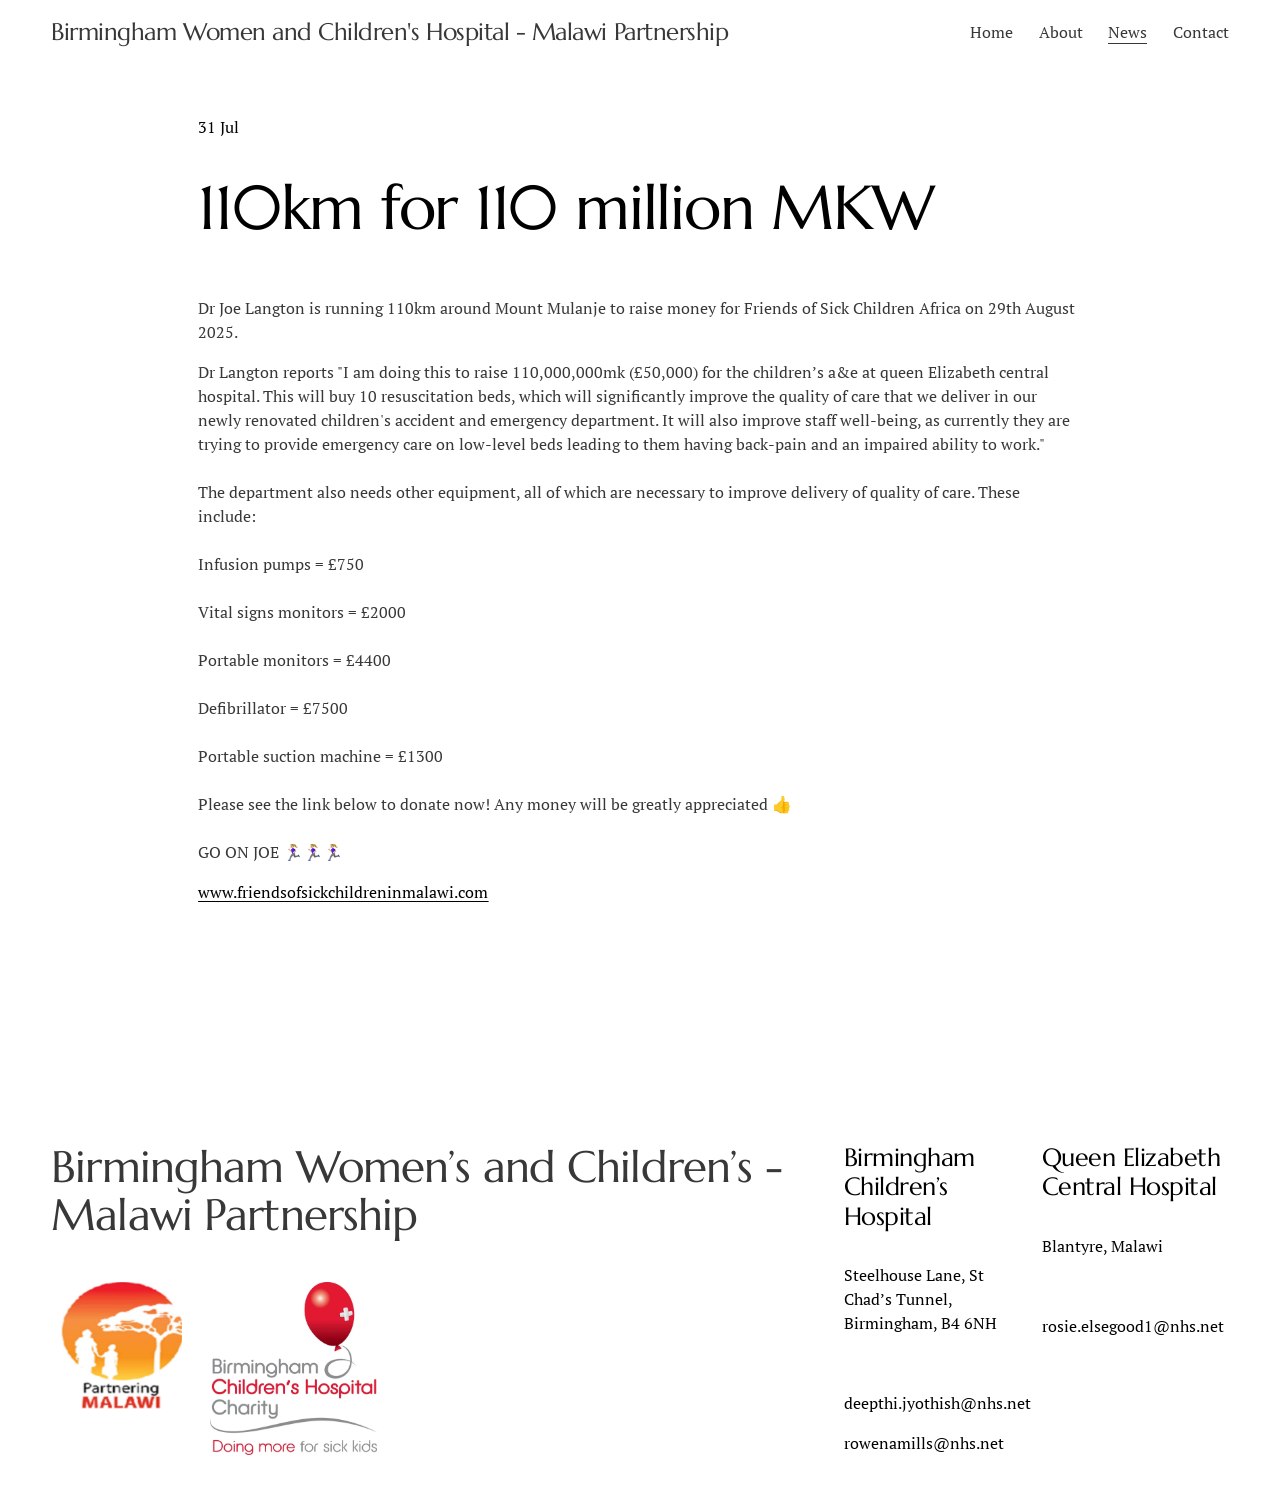
<file: news/blog-post-title-two-r8dw5.html>
<!doctype html>
<html xmlns:og="http://opengraphprotocol.org/schema/" xmlns:fb="http://www.facebook.com/2008/fbml" lang="en-GB"  >
  <head>
	<base href="../">
	<script src="../js/rerouter.js"></script>
    <meta http-equiv="X-UA-Compatible" content="IE=edge,chrome=1">
    <meta name="viewport" content="width=device-width, initial-scale=1">
    <!-- birmingham-malawi-partnership -->

<meta charset="utf-8" />
<title>110km for 110 million MKW &mdash; Birmingham Women and Children&#39;s Hospital - Malawi Partnership</title>
<meta http-equiv="Accept-CH" content="Sec-CH-UA-Platform-Version, Sec-CH-UA-Model" /><link rel="icon" type="image/x-icon" href="https://assets.squarespace.com/universal/default-favicon.ico"/>
<link rel="canonical" href="https://www.birmingham-malawi-partnership.org/news/blog-post-title-two-r8dw5"/>
<meta property="og:site_name" content="Birmingham Women and Children's Hospital - Malawi Partnership"/>
<meta property="og:title" content="110km for 110 million MKW &mdash; Birmingham Women and Children&#39;s Hospital - Malawi Partnership"/>
<meta property="og:latitude" content="40.7207559"/>
<meta property="og:longitude" content="-74.00076130000002"/>
<meta property="og:locality" content=""/>
<meta property="og:url" content="https://www.birmingham-malawi-partnership.org/news/blog-post-title-two-r8dw5"/>
<meta property="og:type" content="article"/>
<meta property="og:description" content="Dr Langton’s incredible run to raise money for Friends of Sick Children"/>
<meta property="og:image" content="../images/mulanje-1.jpg"/>
<meta property="og:image:width" content="1500"/>
<meta property="og:image:height" content="1125"/>
<meta itemprop="name" content="110km for 110 million MKW — Birmingham Women and Children's Hospital - Malawi Partnership"/>
<meta itemprop="url" content="https://www.birmingham-malawi-partnership.org/news/blog-post-title-two-r8dw5"/>
<meta itemprop="description" content="Dr Langton’s incredible run to raise money for Friends of Sick Children"/>
<meta itemprop="thumbnailUrl" content="../images/mulanje-1.jpg"/>
<link rel="image_src" href="../images/mulanje-1.jpg" />
<meta itemprop="image" content="../images/mulanje-1.jpg"/>
<meta itemprop="author" content="Jon Davis"/>
<meta itemprop="datePublished" content="2025-07-31T18:07:00+0100"/>
<meta itemprop="dateModified" content="2026-01-13T10:02:05+0000"/>
<meta itemprop="headline" content="110km for 110 million MKW"/>
<meta itemprop="publisher" content="Birmingham Women and Children's Hospital - Malawi Partnership"/>
<meta name="twitter:title" content="110km for 110 million MKW — Birmingham Women and Children's Hospital - Malawi Partnership"/>
<meta name="twitter:image" content="../images/mulanje-1.jpg"/>
<meta name="twitter:url" content="https://www.birmingham-malawi-partnership.org/news/blog-post-title-two-r8dw5"/>
<meta name="twitter:card" content="summary"/>
<meta name="twitter:description" content="Dr Langton’s incredible run to raise money for Friends of Sick Children"/>
<meta name="description" content=" Dr Langton’s incredible run to raise money for Friends of Sick Children " />
<link rel="preconnect" href="https://images.squarespace-cdn.com">
<link rel="preconnect" href="https://fonts.gstatic.com" crossorigin>
<link rel="stylesheet" href="https://fonts.googleapis.com/css2?family=Marcellus:ital,wght@0,400&family=PT+Serif:ital,wght@0,400;0,700;1,400;1,700"><script type="text/javascript"  defer="true" nomodule="nomodule" src="../js/legacy.js"></script>
<script type="text/javascript"  defer="true" src="../js/modern.js"></script>
<script data-name="static-context">Static = window.Static || {}; Static.SQUARESPACE_CONTEXT = {"betaFeatureFlags":["new_stacked_index","i18n_beta_website_locales","marketing_automations","enable_modernized_pdp_m3_fluid","commerce_product_payment_plan_editing","campaigns_discount_section_in_automations","campaigns_new_image_layout_picker","modernized-pdp-m2-enabled","campaigns_thumbnail_layout","nested_categories","campaigns_table_v2","supports_versioned_template_assets","output_template_css_assets","campaigns_import_discounts","campaigns_discount_section_in_blasts","enable_modernized_pdp_m3_layout_ux","override_block_styles","scripts_defer","contacts_and_campaigns_redesign","campaigns_merch_state","marketing_landing_page","enable_form_submission_trigger","member_areas_feature"],"facebookAppId":"314192535267336","facebookApiVersion":"v6.0","rollups":{"squarespace-announcement-bar":{"js":"../js/announcement-bar-b056928bddd21684-min.en-us.js"},"squarespace-audio-player":{"css":"../css/audio-player-b05f5197a871c566-min.en-us.css","js":"../js/audio-player-49efcf65f7ca7399-min.en-us.js"},"squarespace-blog-collection-list":{"css":"../css/blog-collection-list-b4046463b72f34e2-min.en-us.css","js":"../js/blog-collection-list-d5bd5d2a1524b858-min.en-us.js"},"squarespace-calendar-block-renderer":{"css":"../css/calendar-block-renderer-c3fef2a497c8e56b-min.en-us.css","js":"../js/calendar-block-renderer-0735ecef0ff58c21-min.en-us.js"},"squarespace-chartjs-helpers":{"css":"../css/chartjs-helpers-96b256171ee039c1-min.en-us.css","js":"../js/chartjs-helpers-0f6610ea3f198027-min.en-us.js"},"squarespace-comments":{"css":"../css/comments-8e298f33f95e082a-min.en-us.css","js":"../js/comments-f638e1ec9f66542d-min.en-us.js"},"squarespace-custom-css-popup":{"css":"../css/custom-css-popup-ff18e0c82ceca947-min.en-us.css","js":"../js/custom-css-popup-ec74d344337ee615-min.en-us.js"},"squarespace-dialog":{"css":"../css/dialog-86aacd645d83874c-min.en-us.css","js":"../js/dialog-59b16cdf99ed257a-min.en-us.js"},"squarespace-events-collection":{"css":"../css/events-collection-c3fef2a497c8e56b-min.en-us.css","js":"../js/events-collection-2857320e1e5c65a4-min.en-us.js"},"squarespace-form-rendering-utils":{"js":"../js/form-rendering-utils-5c7bdd040287ed58-min.en-us.js"},"squarespace-forms":{"css":"../css/forms-0afd3c6ac30bbab1-min.en-us.css","js":"../js/forms-a2deb49ca271661d-min.en-us.js"},"squarespace-gallery-collection-list":{"css":"../css/gallery-collection-list-b4046463b72f34e2-min.en-us.css","js":"../js/gallery-collection-list-580b9da0957167a8-min.en-us.js"},"squarespace-image-zoom":{"css":"../css/image-zoom-b4046463b72f34e2-min.en-us.css","js":"../js/image-zoom-52dbe9048953f4ac-min.en-us.js"},"squarespace-pinterest":{"css":"../css/pinterest-b4046463b72f34e2-min.en-us.css","js":"../js/pinterest-ae09d87a0586f391-min.en-us.js"},"squarespace-popup-overlay":{"css":"../css/popup-overlay-b742b752f5880972-min.en-us.css","js":"../js/popup-overlay-f4152c871c9e6340-min.en-us.js"},"squarespace-product-quick-view":{"css":"../css/product-quick-view-0afd3c6ac30bbab1-min.en-us.css","js":"../js/product-quick-view-a4680169fae27262-min.en-us.js"},"squarespace-products-collection-item-v2":{"css":"../css/products-collection-item-v2-b4046463b72f34e2-min.en-us.css","js":"../js/products-collection-item-v2-c2ab0e31b1585540-min.en-us.js"},"squarespace-products-collection-list-v2":{"css":"../css/products-collection-list-v2-b4046463b72f34e2-min.en-us.css","js":"../js/products-collection-list-v2-c476cb19fc080a16-min.en-us.js"},"squarespace-search-page":{"css":"../css/search-page-90a67fc09b9b32c6-min.en-us.css","js":"../js/search-page-6ca7f7aadef2813f-min.en-us.js"},"squarespace-search-preview":{"js":"../js/search-preview-be5a22a80185d3cb-min.en-us.js"},"squarespace-simple-liking":{"css":"../css/simple-liking-701bf8bbc05ec6aa-min.en-us.css","js":"../js/simple-liking-a5d16f553c1269c6-min.en-us.js"},"squarespace-social-buttons":{"css":"../css/social-buttons-95032e5fa98e47a5-min.en-us.css","js":"../js/social-buttons-c31a45bc9487f0e7-min.en-us.js"},"squarespace-tourdates":{"css":"../css/tourdates-b4046463b72f34e2-min.en-us.css","js":"../js/tourdates-073b310093de2c66-min.en-us.js"},"squarespace-website-overlays-manager":{"css":"../css/website-overlays-manager-07ea5a4e004e6710-min.en-us.css","js":"../js/website-overlays-manager-48cf17dee1b1d1bb-min.en-us.js"}},"pageType":50,"website":{"id":"6856afe173c5ba2dd47fcc22","identifier":"birmingham-malawi-partnership","websiteType":1,"contentModifiedOn":1768298307975,"cloneable":false,"hasBeenCloneable":false,"siteStatus":{},"language":"en-GB","translationLocale":"en-US","formattingLocale":"en-GB","timeZone":"Europe/London","machineTimeZoneOffset":3600000,"timeZoneOffset":3600000,"timeZoneAbbr":"BST","siteTitle":"Birmingham Women and Children's Hospital - Malawi Partnership","fullSiteTitle":"110km for 110 million MKW \u2014 Birmingham Women and Children's Hospital - Malawi Partnership","siteDescription":"","location":{},"shareButtonOptions":{"8":true,"6":true,"2":true,"3":true,"7":true,"1":true,"4":true},"authenticUrl":"https://www.birmingham-malawi-partnership.org","internalUrl":"https://birmingham-malawi-partnership.squarespace.com","baseUrl":"https://www.birmingham-malawi-partnership.org","primaryDomain":"www.birmingham-malawi-partnership.org","sslSetting":3,"isHstsEnabled":true,"typekitId":"","statsMigrated":false,"imageMetadataProcessingEnabled":false,"screenshotId":"c80ab83e7de138c8a69d9ac1f3ed82a0ae70d6155fa1c701d5bd5a575b24253e","captchaSettings":{"enabledForDonations":false},"showOwnerLogin":false},"websiteSettings":{"id":"6856afe173c5ba2dd47fcc24","websiteId":"6856afe173c5ba2dd47fcc22","subjects":[],"country":"GB","state":"SCT","simpleLikingEnabled":true,"mobileInfoBarSettings":{"isContactEmailEnabled":false,"isContactPhoneNumberEnabled":false,"isLocationEnabled":false,"isBusinessHoursEnabled":false},"announcementBarSettings":{},"commentLikesAllowed":true,"commentAnonAllowed":true,"commentThreaded":true,"commentApprovalRequired":false,"commentAvatarsOn":true,"commentSortType":2,"commentFlagThreshold":0,"commentFlagsAllowed":true,"commentEnableByDefault":true,"commentDisableAfterDaysDefault":0,"disqusShortname":"","commentsEnabled":false,"businessHours":{},"storeSettings":{"returnPolicy":null,"termsOfService":null,"privacyPolicy":null,"expressCheckout":false,"continueShoppingLinkUrl":"/","useLightCart":false,"showNoteField":false,"shippingCountryDefaultValue":"US","billToShippingDefaultValue":false,"showShippingPhoneNumber":true,"isShippingPhoneRequired":false,"showBillingPhoneNumber":true,"isBillingPhoneRequired":false,"currenciesSupported":["USD","CAD","GBP","AUD","EUR","CHF","NOK","SEK","DKK","NZD","SGD","MXN","HKD","CZK","ILS","MYR","RUB","PHP","PLN","THB","BRL","ARS","COP","IDR","INR","JPY","ZAR"],"defaultCurrency":"USD","selectedCurrency":"GBP","measurementStandard":1,"showCustomCheckoutForm":false,"checkoutPageMarketingOptInEnabled":true,"enableMailingListOptInByDefault":false,"sameAsRetailLocation":false,"merchandisingSettings":{"scarcityEnabledOnProductItems":false,"scarcityEnabledOnProductBlocks":false,"scarcityMessageType":"DEFAULT_SCARCITY_MESSAGE","scarcityThreshold":10,"multipleQuantityAllowedForServices":true,"restockNotificationsEnabled":false,"restockNotificationsMailingListSignUpEnabled":false,"relatedProductsEnabled":false,"relatedProductsOrdering":"random","soldOutVariantsDropdownDisabled":false,"productComposerOptedIn":false,"productComposerABTestOptedOut":false,"productReviewsEnabled":false},"minimumOrderSubtotalEnabled":false,"minimumOrderSubtotal":{"currency":"GBP","value":"0.00"},"addToCartConfirmationType":2,"isLive":false,"multipleQuantityAllowedForServices":true},"useEscapeKeyToLogin":false,"ssBadgeType":1,"ssBadgePosition":4,"ssBadgeVisibility":1,"ssBadgeDevices":1,"pinterestOverlayOptions":{"mode":"disabled"},"userAccountsSettings":{"loginAllowed":true,"signupAllowed":true}},"cookieSettings":{"isCookieBannerEnabled":false,"isRestrictiveCookiePolicyEnabled":false,"cookieBannerText":"","cookieBannerTheme":"","cookieBannerVariant":"","cookieBannerPosition":"","cookieBannerCtaVariant":"","cookieBannerCtaText":"","cookieBannerAcceptType":"OPT_IN","cookieBannerOptOutCtaText":"","cookieBannerHasOptOut":false,"cookieBannerHasManageCookies":true,"cookieBannerManageCookiesLabel":"","cookieBannerSavedPreferencesText":"","cookieBannerSavedPreferencesLayout":"PILL"},"websiteCloneable":false,"collection":{"title":"News","id":"6856b7bde911cd40a7fc4a92","fullUrl":"/news","type":1,"permissionType":1},"item":{"title":"110km for 110 million MKW","id":"6856b7bde911cd40a7fc4a99","fullUrl":"/news/blog-post-title-two-r8dw5","publicCommentCount":0,"commentState":2,"recordType":1},"subscribed":false,"appDomain":"squarespace.com","templateTweakable":true,"tweakJSON":{"form-use-theme-colors":"true","header-logo-height":"55px","header-mobile-logo-max-height":"30px","header-vert-padding":"1.4vw","header-width":"Inset","maxPageWidth":"1400px","mobile-header-vert-padding":"6vw","pagePadding":"4vw","tweak-blog-alternating-side-by-side-image-aspect-ratio":"1:1 Square","tweak-blog-alternating-side-by-side-image-spacing":"6%","tweak-blog-alternating-side-by-side-meta-spacing":"20px","tweak-blog-alternating-side-by-side-primary-meta":"Categories","tweak-blog-alternating-side-by-side-read-more-spacing":"20px","tweak-blog-alternating-side-by-side-secondary-meta":"Date","tweak-blog-basic-grid-columns":"3","tweak-blog-basic-grid-image-aspect-ratio":"3:2 Standard","tweak-blog-basic-grid-image-spacing":"35px","tweak-blog-basic-grid-meta-spacing":"25px","tweak-blog-basic-grid-primary-meta":"Categories","tweak-blog-basic-grid-read-more-spacing":"20px","tweak-blog-basic-grid-secondary-meta":"Date","tweak-blog-item-custom-width":"50","tweak-blog-item-show-author-profile":"false","tweak-blog-item-width":"Medium","tweak-blog-masonry-columns":"2","tweak-blog-masonry-horizontal-spacing":"30px","tweak-blog-masonry-image-spacing":"20px","tweak-blog-masonry-meta-spacing":"20px","tweak-blog-masonry-primary-meta":"Categories","tweak-blog-masonry-read-more-spacing":"20px","tweak-blog-masonry-secondary-meta":"Date","tweak-blog-masonry-vertical-spacing":"30px","tweak-blog-side-by-side-image-aspect-ratio":"1:1 Square","tweak-blog-side-by-side-image-spacing":"6%","tweak-blog-side-by-side-meta-spacing":"20px","tweak-blog-side-by-side-primary-meta":"Categories","tweak-blog-side-by-side-read-more-spacing":"20px","tweak-blog-side-by-side-secondary-meta":"Date","tweak-blog-single-column-image-spacing":"50px","tweak-blog-single-column-meta-spacing":"30px","tweak-blog-single-column-primary-meta":"Categories","tweak-blog-single-column-read-more-spacing":"15px","tweak-blog-single-column-secondary-meta":"Date","tweak-events-stacked-show-thumbnails":"true","tweak-events-stacked-thumbnail-size":"3:2 Standard","tweak-fixed-header":"false","tweak-fixed-header-style":"Basic","tweak-global-animations-animation-curve":"ease","tweak-global-animations-animation-delay":"0.6s","tweak-global-animations-animation-duration":"0.65s","tweak-global-animations-animation-style":"fade","tweak-global-animations-animation-type":"none","tweak-global-animations-complexity-level":"detailed","tweak-global-animations-enabled":"false","tweak-portfolio-grid-basic-custom-height":"50","tweak-portfolio-grid-overlay-custom-height":"50","tweak-portfolio-hover-follow-acceleration":"10%","tweak-portfolio-hover-follow-animation-duration":"Fast","tweak-portfolio-hover-follow-animation-type":"Fade","tweak-portfolio-hover-follow-delimiter":"Bullet","tweak-portfolio-hover-follow-front":"false","tweak-portfolio-hover-follow-layout":"Inline","tweak-portfolio-hover-follow-size":"50","tweak-portfolio-hover-follow-text-spacing-x":"1.5","tweak-portfolio-hover-follow-text-spacing-y":"1.5","tweak-portfolio-hover-static-animation-duration":"Fast","tweak-portfolio-hover-static-animation-type":"Fade","tweak-portfolio-hover-static-delimiter":"Hyphen","tweak-portfolio-hover-static-front":"true","tweak-portfolio-hover-static-layout":"Inline","tweak-portfolio-hover-static-size":"50","tweak-portfolio-hover-static-text-spacing-x":"1.5","tweak-portfolio-hover-static-text-spacing-y":"1.5","tweak-portfolio-index-background-animation-duration":"Medium","tweak-portfolio-index-background-animation-type":"Fade","tweak-portfolio-index-background-custom-height":"50","tweak-portfolio-index-background-delimiter":"None","tweak-portfolio-index-background-height":"Large","tweak-portfolio-index-background-horizontal-alignment":"Center","tweak-portfolio-index-background-link-format":"Stacked","tweak-portfolio-index-background-persist":"false","tweak-portfolio-index-background-vertical-alignment":"Middle","tweak-portfolio-index-background-width":"Full","tweak-transparent-header":"true"},"templateId":"5c5a519771c10ba3470d8101","templateVersion":"7.1","pageFeatures":[1,2,4],"gmRenderKey":"QUl6YVN5Q0JUUk9xNkx1dkZfSUUxcjQ2LVQ0QWVUU1YtMGQ3bXk4","templateScriptsRootUrl":"https://static1.squarespace.com/static/vta/5c5a519771c10ba3470d8101/scripts/","impersonatedSession":false,"tzData":{"zones":[[0,"EU","GMT/BST",null]],"rules":{"EU":[[1981,"max",null,"Mar","lastSun","1:00u","1:00","S"],[1996,"max",null,"Oct","lastSun","1:00u","0",null]]}},"showAnnouncementBar":false,"recaptchaEnterpriseContext":{"recaptchaEnterpriseSiteKey":"6LdDFQwjAAAAAPigEvvPgEVbb7QBm-TkVJdDTlAv"},"i18nContext":{"timeZoneData":{"id":"Europe/London","name":"Greenwich Mean Time"}},"env":"PRODUCTION","visitorFormContext":{"formFieldFormats":{"countries":[{"name":"Afghanistan","code":"AF","phoneCode":"+93"},{"name":"\u00C5land Islands","code":"AX","phoneCode":"+358"},{"name":"Albania","code":"AL","phoneCode":"+355"},{"name":"Algeria","code":"DZ","phoneCode":"+213"},{"name":"American Samoa","code":"AS","phoneCode":"+1"},{"name":"Andorra","code":"AD","phoneCode":"+376"},{"name":"Angola","code":"AO","phoneCode":"+244"},{"name":"Anguilla","code":"AI","phoneCode":"+1"},{"name":"Antigua & Barbuda","code":"AG","phoneCode":"+1"},{"name":"Argentina","code":"AR","phoneCode":"+54"},{"name":"Armenia","code":"AM","phoneCode":"+374"},{"name":"Aruba","code":"AW","phoneCode":"+297"},{"name":"Ascension Island","code":"AC","phoneCode":"+247"},{"name":"Australia","code":"AU","phoneCode":"+61"},{"name":"Austria","code":"AT","phoneCode":"+43"},{"name":"Azerbaijan","code":"AZ","phoneCode":"+994"},{"name":"Bahamas","code":"BS","phoneCode":"+1"},{"name":"Bahrain","code":"BH","phoneCode":"+973"},{"name":"Bangladesh","code":"BD","phoneCode":"+880"},{"name":"Barbados","code":"BB","phoneCode":"+1"},{"name":"Belarus","code":"BY","phoneCode":"+375"},{"name":"Belgium","code":"BE","phoneCode":"+32"},{"name":"Belize","code":"BZ","phoneCode":"+501"},{"name":"Benin","code":"BJ","phoneCode":"+229"},{"name":"Bermuda","code":"BM","phoneCode":"+1"},{"name":"Bhutan","code":"BT","phoneCode":"+975"},{"name":"Bolivia","code":"BO","phoneCode":"+591"},{"name":"Bosnia & Herzegovina","code":"BA","phoneCode":"+387"},{"name":"Botswana","code":"BW","phoneCode":"+267"},{"name":"Brazil","code":"BR","phoneCode":"+55"},{"name":"British Indian Ocean Territory","code":"IO","phoneCode":"+246"},{"name":"British Virgin Islands","code":"VG","phoneCode":"+1"},{"name":"Brunei","code":"BN","phoneCode":"+673"},{"name":"Bulgaria","code":"BG","phoneCode":"+359"},{"name":"Burkina Faso","code":"BF","phoneCode":"+226"},{"name":"Burundi","code":"BI","phoneCode":"+257"},{"name":"Cambodia","code":"KH","phoneCode":"+855"},{"name":"Cameroon","code":"CM","phoneCode":"+237"},{"name":"Canada","code":"CA","phoneCode":"+1"},{"name":"Cape Verde","code":"CV","phoneCode":"+238"},{"name":"Caribbean Netherlands","code":"BQ","phoneCode":"+599"},{"name":"Cayman Islands","code":"KY","phoneCode":"+1"},{"name":"Central African Republic","code":"CF","phoneCode":"+236"},{"name":"Chad","code":"TD","phoneCode":"+235"},{"name":"Chile","code":"CL","phoneCode":"+56"},{"name":"China","code":"CN","phoneCode":"+86"},{"name":"Christmas Island","code":"CX","phoneCode":"+61"},{"name":"Cocos (Keeling) Islands","code":"CC","phoneCode":"+61"},{"name":"Colombia","code":"CO","phoneCode":"+57"},{"name":"Comoros","code":"KM","phoneCode":"+269"},{"name":"Congo - Brazzaville","code":"CG","phoneCode":"+242"},{"name":"Congo - Kinshasa","code":"CD","phoneCode":"+243"},{"name":"Cook Islands","code":"CK","phoneCode":"+682"},{"name":"Costa Rica","code":"CR","phoneCode":"+506"},{"name":"C\u00F4te d\u2019Ivoire","code":"CI","phoneCode":"+225"},{"name":"Croatia","code":"HR","phoneCode":"+385"},{"name":"Cuba","code":"CU","phoneCode":"+53"},{"name":"Cura\u00E7ao","code":"CW","phoneCode":"+599"},{"name":"Cyprus","code":"CY","phoneCode":"+357"},{"name":"Czechia","code":"CZ","phoneCode":"+420"},{"name":"Denmark","code":"DK","phoneCode":"+45"},{"name":"Djibouti","code":"DJ","phoneCode":"+253"},{"name":"Dominica","code":"DM","phoneCode":"+1"},{"name":"Dominican Republic","code":"DO","phoneCode":"+1"},{"name":"Ecuador","code":"EC","phoneCode":"+593"},{"name":"Egypt","code":"EG","phoneCode":"+20"},{"name":"El Salvador","code":"SV","phoneCode":"+503"},{"name":"Equatorial Guinea","code":"GQ","phoneCode":"+240"},{"name":"Eritrea","code":"ER","phoneCode":"+291"},{"name":"Estonia","code":"EE","phoneCode":"+372"},{"name":"Eswatini","code":"SZ","phoneCode":"+268"},{"name":"Ethiopia","code":"ET","phoneCode":"+251"},{"name":"Falkland Islands","code":"FK","phoneCode":"+500"},{"name":"Faroe Islands","code":"FO","phoneCode":"+298"},{"name":"Fiji","code":"FJ","phoneCode":"+679"},{"name":"Finland","code":"FI","phoneCode":"+358"},{"name":"France","code":"FR","phoneCode":"+33"},{"name":"French Guiana","code":"GF","phoneCode":"+594"},{"name":"French Polynesia","code":"PF","phoneCode":"+689"},{"name":"Gabon","code":"GA","phoneCode":"+241"},{"name":"Gambia","code":"GM","phoneCode":"+220"},{"name":"Georgia","code":"GE","phoneCode":"+995"},{"name":"Germany","code":"DE","phoneCode":"+49"},{"name":"Ghana","code":"GH","phoneCode":"+233"},{"name":"Gibraltar","code":"GI","phoneCode":"+350"},{"name":"Greece","code":"GR","phoneCode":"+30"},{"name":"Greenland","code":"GL","phoneCode":"+299"},{"name":"Grenada","code":"GD","phoneCode":"+1"},{"name":"Guadeloupe","code":"GP","phoneCode":"+590"},{"name":"Guam","code":"GU","phoneCode":"+1"},{"name":"Guatemala","code":"GT","phoneCode":"+502"},{"name":"Guernsey","code":"GG","phoneCode":"+44"},{"name":"Guinea","code":"GN","phoneCode":"+224"},{"name":"Guinea-Bissau","code":"GW","phoneCode":"+245"},{"name":"Guyana","code":"GY","phoneCode":"+592"},{"name":"Haiti","code":"HT","phoneCode":"+509"},{"name":"Honduras","code":"HN","phoneCode":"+504"},{"name":"Hong Kong SAR China","code":"HK","phoneCode":"+852"},{"name":"Hungary","code":"HU","phoneCode":"+36"},{"name":"Iceland","code":"IS","phoneCode":"+354"},{"name":"India","code":"IN","phoneCode":"+91"},{"name":"Indonesia","code":"ID","phoneCode":"+62"},{"name":"Iran","code":"IR","phoneCode":"+98"},{"name":"Iraq","code":"IQ","phoneCode":"+964"},{"name":"Ireland","code":"IE","phoneCode":"+353"},{"name":"Isle of Man","code":"IM","phoneCode":"+44"},{"name":"Israel","code":"IL","phoneCode":"+972"},{"name":"Italy","code":"IT","phoneCode":"+39"},{"name":"Jamaica","code":"JM","phoneCode":"+1"},{"name":"Japan","code":"JP","phoneCode":"+81"},{"name":"Jersey","code":"JE","phoneCode":"+44"},{"name":"Jordan","code":"JO","phoneCode":"+962"},{"name":"Kazakhstan","code":"KZ","phoneCode":"+7"},{"name":"Kenya","code":"KE","phoneCode":"+254"},{"name":"Kiribati","code":"KI","phoneCode":"+686"},{"name":"Kosovo","code":"XK","phoneCode":"+383"},{"name":"Kuwait","code":"KW","phoneCode":"+965"},{"name":"Kyrgyzstan","code":"KG","phoneCode":"+996"},{"name":"Laos","code":"LA","phoneCode":"+856"},{"name":"Latvia","code":"LV","phoneCode":"+371"},{"name":"Lebanon","code":"LB","phoneCode":"+961"},{"name":"Lesotho","code":"LS","phoneCode":"+266"},{"name":"Liberia","code":"LR","phoneCode":"+231"},{"name":"Libya","code":"LY","phoneCode":"+218"},{"name":"Liechtenstein","code":"LI","phoneCode":"+423"},{"name":"Lithuania","code":"LT","phoneCode":"+370"},{"name":"Luxembourg","code":"LU","phoneCode":"+352"},{"name":"Macao SAR China","code":"MO","phoneCode":"+853"},{"name":"Madagascar","code":"MG","phoneCode":"+261"},{"name":"Malawi","code":"MW","phoneCode":"+265"},{"name":"Malaysia","code":"MY","phoneCode":"+60"},{"name":"Maldives","code":"MV","phoneCode":"+960"},{"name":"Mali","code":"ML","phoneCode":"+223"},{"name":"Malta","code":"MT","phoneCode":"+356"},{"name":"Marshall Islands","code":"MH","phoneCode":"+692"},{"name":"Martinique","code":"MQ","phoneCode":"+596"},{"name":"Mauritania","code":"MR","phoneCode":"+222"},{"name":"Mauritius","code":"MU","phoneCode":"+230"},{"name":"Mayotte","code":"YT","phoneCode":"+262"},{"name":"Mexico","code":"MX","phoneCode":"+52"},{"name":"Micronesia","code":"FM","phoneCode":"+691"},{"name":"Moldova","code":"MD","phoneCode":"+373"},{"name":"Monaco","code":"MC","phoneCode":"+377"},{"name":"Mongolia","code":"MN","phoneCode":"+976"},{"name":"Montenegro","code":"ME","phoneCode":"+382"},{"name":"Montserrat","code":"MS","phoneCode":"+1"},{"name":"Morocco","code":"MA","phoneCode":"+212"},{"name":"Mozambique","code":"MZ","phoneCode":"+258"},{"name":"Myanmar (Burma)","code":"MM","phoneCode":"+95"},{"name":"Namibia","code":"NA","phoneCode":"+264"},{"name":"Nauru","code":"NR","phoneCode":"+674"},{"name":"Nepal","code":"NP","phoneCode":"+977"},{"name":"Netherlands","code":"NL","phoneCode":"+31"},{"name":"New Caledonia","code":"NC","phoneCode":"+687"},{"name":"New Zealand","code":"NZ","phoneCode":"+64"},{"name":"Nicaragua","code":"NI","phoneCode":"+505"},{"name":"Niger","code":"NE","phoneCode":"+227"},{"name":"Nigeria","code":"NG","phoneCode":"+234"},{"name":"Niue","code":"NU","phoneCode":"+683"},{"name":"Norfolk Island","code":"NF","phoneCode":"+672"},{"name":"Northern Mariana Islands","code":"MP","phoneCode":"+1"},{"name":"North Korea","code":"KP","phoneCode":"+850"},{"name":"North Macedonia","code":"MK","phoneCode":"+389"},{"name":"Norway","code":"NO","phoneCode":"+47"},{"name":"Oman","code":"OM","phoneCode":"+968"},{"name":"Pakistan","code":"PK","phoneCode":"+92"},{"name":"Palau","code":"PW","phoneCode":"+680"},{"name":"Palestinian Territories","code":"PS","phoneCode":"+970"},{"name":"Panama","code":"PA","phoneCode":"+507"},{"name":"Papua New Guinea","code":"PG","phoneCode":"+675"},{"name":"Paraguay","code":"PY","phoneCode":"+595"},{"name":"Peru","code":"PE","phoneCode":"+51"},{"name":"Philippines","code":"PH","phoneCode":"+63"},{"name":"Poland","code":"PL","phoneCode":"+48"},{"name":"Portugal","code":"PT","phoneCode":"+351"},{"name":"Puerto Rico","code":"PR","phoneCode":"+1"},{"name":"Qatar","code":"QA","phoneCode":"+974"},{"name":"R\u00E9union","code":"RE","phoneCode":"+262"},{"name":"Romania","code":"RO","phoneCode":"+40"},{"name":"Russia","code":"RU","phoneCode":"+7"},{"name":"Rwanda","code":"RW","phoneCode":"+250"},{"name":"Samoa","code":"WS","phoneCode":"+685"},{"name":"San Marino","code":"SM","phoneCode":"+378"},{"name":"S\u00E3o Tom\u00E9 & Pr\u00EDncipe","code":"ST","phoneCode":"+239"},{"name":"Saudi Arabia","code":"SA","phoneCode":"+966"},{"name":"Senegal","code":"SN","phoneCode":"+221"},{"name":"Serbia","code":"RS","phoneCode":"+381"},{"name":"Seychelles","code":"SC","phoneCode":"+248"},{"name":"Sierra Leone","code":"SL","phoneCode":"+232"},{"name":"Singapore","code":"SG","phoneCode":"+65"},{"name":"Sint Maarten","code":"SX","phoneCode":"+1"},{"name":"Slovakia","code":"SK","phoneCode":"+421"},{"name":"Slovenia","code":"SI","phoneCode":"+386"},{"name":"Solomon Islands","code":"SB","phoneCode":"+677"},{"name":"Somalia","code":"SO","phoneCode":"+252"},{"name":"South Africa","code":"ZA","phoneCode":"+27"},{"name":"South Korea","code":"KR","phoneCode":"+82"},{"name":"South Sudan","code":"SS","phoneCode":"+211"},{"name":"Spain","code":"ES","phoneCode":"+34"},{"name":"Sri Lanka","code":"LK","phoneCode":"+94"},{"name":"St. Barth\u00E9lemy","code":"BL","phoneCode":"+590"},{"name":"St. Helena","code":"SH","phoneCode":"+290"},{"name":"St. Kitts & Nevis","code":"KN","phoneCode":"+1"},{"name":"St. Lucia","code":"LC","phoneCode":"+1"},{"name":"St. Martin","code":"MF","phoneCode":"+590"},{"name":"St. Pierre & Miquelon","code":"PM","phoneCode":"+508"},{"name":"St. Vincent & Grenadines","code":"VC","phoneCode":"+1"},{"name":"Sudan","code":"SD","phoneCode":"+249"},{"name":"Suriname","code":"SR","phoneCode":"+597"},{"name":"Svalbard & Jan Mayen","code":"SJ","phoneCode":"+47"},{"name":"Sweden","code":"SE","phoneCode":"+46"},{"name":"Switzerland","code":"CH","phoneCode":"+41"},{"name":"Syria","code":"SY","phoneCode":"+963"},{"name":"Taiwan","code":"TW","phoneCode":"+886"},{"name":"Tajikistan","code":"TJ","phoneCode":"+992"},{"name":"Tanzania","code":"TZ","phoneCode":"+255"},{"name":"Thailand","code":"TH","phoneCode":"+66"},{"name":"Timor-Leste","code":"TL","phoneCode":"+670"},{"name":"Togo","code":"TG","phoneCode":"+228"},{"name":"Tokelau","code":"TK","phoneCode":"+690"},{"name":"Tonga","code":"TO","phoneCode":"+676"},{"name":"Trinidad & Tobago","code":"TT","phoneCode":"+1"},{"name":"Tristan da Cunha","code":"TA","phoneCode":"+290"},{"name":"Tunisia","code":"TN","phoneCode":"+216"},{"name":"T\u00FCrkiye","code":"TR","phoneCode":"+90"},{"name":"Turkmenistan","code":"TM","phoneCode":"+993"},{"name":"Turks & Caicos Islands","code":"TC","phoneCode":"+1"},{"name":"Tuvalu","code":"TV","phoneCode":"+688"},{"name":"U.S. Virgin Islands","code":"VI","phoneCode":"+1"},{"name":"Uganda","code":"UG","phoneCode":"+256"},{"name":"Ukraine","code":"UA","phoneCode":"+380"},{"name":"United Arab Emirates","code":"AE","phoneCode":"+971"},{"name":"United Kingdom","code":"GB","phoneCode":"+44"},{"name":"United States","code":"US","phoneCode":"+1"},{"name":"Uruguay","code":"UY","phoneCode":"+598"},{"name":"Uzbekistan","code":"UZ","phoneCode":"+998"},{"name":"Vanuatu","code":"VU","phoneCode":"+678"},{"name":"Vatican City","code":"VA","phoneCode":"+39"},{"name":"Venezuela","code":"VE","phoneCode":"+58"},{"name":"Vietnam","code":"VN","phoneCode":"+84"},{"name":"Wallis & Futuna","code":"WF","phoneCode":"+681"},{"name":"Western Sahara","code":"EH","phoneCode":"+212"},{"name":"Yemen","code":"YE","phoneCode":"+967"},{"name":"Zambia","code":"ZM","phoneCode":"+260"},{"name":"Zimbabwe","code":"ZW","phoneCode":"+263"}],"initialPhoneFormat":{"id":0,"type":"PHONE_NUMBER","country":"GB","labelLocale":"en-US","fields":[{"type":"FIELD","label":"1","identifier":"1","length":4,"required":false,"metadata":{}},{"type":"SEPARATOR","label":" ","identifier":"Space","length":0,"required":false,"metadata":{}},{"type":"FIELD","label":"2","identifier":"2","length":16,"required":false,"metadata":{}}]},"initialNameOrder":"GIVEN_FIRST","initialAddressFormat":{"id":0,"type":"ADDRESS","country":"GB","labelLocale":"en","fields":[{"type":"FIELD","label":"Address Line 1","identifier":"Line1","length":0,"required":true,"metadata":{"autocomplete":"address-line1"}},{"type":"SEPARATOR","label":"\n","identifier":"Newline","length":0,"required":false,"metadata":{}},{"type":"FIELD","label":"Address Line 2","identifier":"Line2","length":0,"required":false,"metadata":{"autocomplete":"address-line2"}},{"type":"SEPARATOR","label":"\n","identifier":"Newline","length":0,"required":false,"metadata":{}},{"type":"FIELD","label":"City / Town","identifier":"City","length":0,"required":true,"metadata":{"autocomplete":"address-level1"}},{"type":"SEPARATOR","label":"\n","identifier":"Newline","length":0,"required":false,"metadata":{}},{"type":"FIELD","label":"Postcode","identifier":"Zip","length":0,"required":true,"metadata":{"autocomplete":"postal-code"}}]}},"localizedStrings":{"validation":{"noValidSelection":"A valid selection must be made.","invalidUrl":"Must be a valid URL.","stringTooLong":"Value should have a length no longer than {0}.","containsInvalidKey":"{0} contains an invalid key.","invalidTwitterUsername":"Must be a valid Twitter username.","valueOutsideRange":"Value must be in the range {0} to {1}.","invalidPassword":"Passwords should not contain whitespace.","missingRequiredSubfields":"{0} is missing required subfields: {1}","invalidCurrency":"Currency value should be formatted like 1234 or 123.99.","invalidMapSize":"Value should contain exactly {0} elements.","subfieldsRequired":"All fields in {0} are required.","formSubmissionFailed":"Form submission failed. Review the following information: {0}.","invalidCountryCode":"Country code should have an optional plus and up to 4 digits.","invalidDate":"This is not a real date.","required":"{0} is required.","invalidStringLength":"Value should be {0} characters long.","invalidEmail":"Email addresses should follow the format user@domain.com.","invalidListLength":"Value should be {0} elements long.","allEmpty":"Please fill out at least one form field.","missingRequiredQuestion":"Missing a required question.","invalidQuestion":"Contained an invalid question.","captchaFailure":"Captcha validation failed. Please try again.","stringTooShort":"Value should have a length of at least {0}.","invalid":"{0} is not valid.","formErrors":"Form Errors","containsInvalidValue":"{0} contains an invalid value.","invalidUnsignedNumber":"Numbers must contain only digits and no other characters.","invalidName":"Valid names contain only letters, numbers, spaces, ', or - characters."},"submit":"Submit","status":{"title":"{@} Block","learnMore":"Learn more"},"name":{"firstName":"First Name","lastName":"Last Name"},"lightbox":{"openForm":"Open Form"},"likert":{"agree":"Agree","stronglyDisagree":"Strongly Disagree","disagree":"Disagree","stronglyAgree":"Strongly Agree","neutral":"Neutral"},"time":{"am":"AM","second":"Second","pm":"PM","minute":"Minute","amPm":"AM/PM","hour":"Hour"},"notFound":"Form not found.","date":{"yyyy":"YYYY","year":"Year","mm":"MM","day":"Day","month":"Month","dd":"DD"},"phone":{"country":"Country","number":"Number","prefix":"Prefix","areaCode":"Area Code","line":"Line"},"submitError":"Unable to submit form. Please try again later.","address":{"stateProvince":"State/Province","country":"Country","zipPostalCode":"Zip/Postal Code","address2":"Address 2","address1":"Address 1","city":"City"},"email":{"signUp":"Sign up for news and updates"},"required":"(required)","invalidData":"Invalid form data."}}};</script><script type="text/javascript">SQUARESPACE_ROLLUPS = {};</script>
<script>(function(rollups, name) { if (!rollups[name]) { rollups[name] = {}; } rollups[name].js = ["../js/visitor-site-error-reporter-fdfb276a20173335-min.en-us.js"]; })(SQUARESPACE_ROLLUPS, 'squarespace-visitor_site_error_reporter');</script>
<script  src="../js/visitor-site-error-reporter-fdfb276a20173335-min.en-us.js" defer ></script><script>(function(rollups, name) { if (!rollups[name]) { rollups[name] = {}; } rollups[name].js = ["../js/extract-css-runtime-f765cc45592b8801-min.en-us.js"]; })(SQUARESPACE_ROLLUPS, 'squarespace-extract_css_runtime');</script>
<script  src="../js/extract-css-runtime-f765cc45592b8801-min.en-us.js" defer ></script><script>(function(rollups, name) { if (!rollups[name]) { rollups[name] = {}; } rollups[name].js = ["../js/extract-css-moment-js-vendor-bdf89e58ccd909c7-min.en-us.js"]; })(SQUARESPACE_ROLLUPS, 'squarespace-extract_css_moment_js_vendor');</script>
<script  src="../js/extract-css-moment-js-vendor-bdf89e58ccd909c7-min.en-us.js" defer ></script><script>(function(rollups, name) { if (!rollups[name]) { rollups[name] = {}; } rollups[name].js = ["../js/cldr-resource-pack-a48347cd349e6bd9-min.en-us.js"]; })(SQUARESPACE_ROLLUPS, 'squarespace-cldr_resource_pack');</script>
<script  src="../js/cldr-resource-pack-a48347cd349e6bd9-min.en-us.js" defer ></script><script>(function(rollups, name) { if (!rollups[name]) { rollups[name] = {}; } rollups[name].js = ["../js/common-vendors-stable-219c33e5378d8300-min.en-us.js"]; })(SQUARESPACE_ROLLUPS, 'squarespace-common_vendors_stable');</script>
<script  src="../js/common-vendors-stable-219c33e5378d8300-min.en-us.js" defer ></script><script>(function(rollups, name) { if (!rollups[name]) { rollups[name] = {}; } rollups[name].js = ["../js/common-vendors-58f76066debe8c3d-min.en-us.js"]; })(SQUARESPACE_ROLLUPS, 'squarespace-common_vendors');</script>
<script  src="../js/common-vendors-58f76066debe8c3d-min.en-us.js" defer ></script><script>(function(rollups, name) { if (!rollups[name]) { rollups[name] = {}; } rollups[name].js = ["../js/common-f8b36d51777cafac-min.en-us.js"]; })(SQUARESPACE_ROLLUPS, 'squarespace-common');</script>
<script  src="../js/common-f8b36d51777cafac-min.en-us.js" defer ></script><script>(function(rollups, name) { if (!rollups[name]) { rollups[name] = {}; } rollups[name].js = ["../js/user-account-core-24ffa039deea0a56-min.en-us.js"]; })(SQUARESPACE_ROLLUPS, 'squarespace-user_account_core');</script>
<script  src="../js/user-account-core-24ffa039deea0a56-min.en-us.js" defer ></script><script>(function(rollups, name) { if (!rollups[name]) { rollups[name] = {}; } rollups[name].css = ["../css/user-account-core-19f1883916dfa9bf-min.en-us.css"]; })(SQUARESPACE_ROLLUPS, 'squarespace-user_account_core');</script>
<link rel="stylesheet" type="text/css" href="../css/user-account-core-19f1883916dfa9bf-min.en-us.css"><link rel="stylesheet" type="text/css" href="../css/website.components.html.styles.css"/><link rel="stylesheet" type="text/css" href="../css/website.components.imagefluid.styles.css"/><script defer src="../js/748.js"></script><script defer src="../js/image-effect-refracted-circles.js"></script><script defer src="../js/image-effect-liquid.js"></script><script defer src="../js/image-effect-refracted-lines.js"></script><script defer src="../js/9882.js"></script><script defer src="../js/8018.js"></script><script defer src="../js/website.components.imagefluid.visitor.js"></script><script defer src="../js/website.components.html.visitor.js"></script><script defer src="../js/website.components.imagefluid.shared.constants.js"></script><script defer src="../js/image-effect-film-grain.js"></script><script defer src="../js/image-effect-parallax.js"></script><link rel="alternate" type="application/rss+xml" title="RSS Feed" href="https://www.birmingham-malawi-partnership.org/news?format=rss" />
<script type="application/ld+json">{"url":"https://www.birmingham-malawi-partnership.org","name":"Birmingham Women and Children's Hospital - Malawi Partnership","description":"","@context":"http://schema.org","@type":"WebSite"}</script><script type="application/ld+json">{"address":"","openingHours":"","@context":"http://schema.org","@type":"LocalBusiness"}</script><script type="application/ld+json">{"name":"110km for 110 million MKW \u2014 Birmingham Women and Children's Hospital - Malawi Partnership","url":"https://www.birmingham-malawi-partnership.org/news/blog-post-title-two-r8dw5","datePublished":"2025-07-31T18:07:00+0100","dateModified":"2026-01-13T10:02:05+0000","headline":"110km for 110 million MKW","author":"Jon Davis","publisher":{"name":"Birmingham Women and Children's Hospital - Malawi Partnership","logo":{"@type":"ImageObject"},"@context":"http://schema.org","@type":"Organization"},"image":"http:../images/mulanje-1.jpg","@context":"http://schema.org","@type":"Article"}</script><link rel="stylesheet" type="text/css" href="../css/site.css"/><link rel="stylesheet" type="text/css" href="../css/static.css"/><script>Static.COOKIE_BANNER_CAPABLE = true;</script>
<!-- End of Squarespace Headers -->
    
    
  </head>

  <body
    id="item-6856b7bde911cd40a7fc4a99"
    class="
      tweak-blog-alternating-side-by-side-width-full tweak-blog-alternating-side-by-side-image-aspect-ratio-11-square tweak-blog-alternating-side-by-side-text-alignment-left tweak-blog-alternating-side-by-side-read-more-style-show tweak-blog-alternating-side-by-side-image-text-alignment-middle tweak-blog-alternating-side-by-side-delimiter-bullet tweak-blog-alternating-side-by-side-meta-position-top tweak-blog-alternating-side-by-side-primary-meta-categories tweak-blog-alternating-side-by-side-secondary-meta-date tweak-blog-alternating-side-by-side-excerpt-show image-block-poster-text-alignment-left image-block-card-content-position-center image-block-card-text-alignment-left image-block-overlap-content-position-center image-block-overlap-text-alignment-left image-block-collage-content-position-center image-block-collage-text-alignment-left image-block-stack-text-alignment-left form-use-theme-colors form-field-style-outline form-field-shape-pill form-field-border-all form-field-checkbox-type-icon form-field-checkbox-fill-outline form-field-checkbox-color-inverted form-field-checkbox-shape-rounded form-field-checkbox-layout-fit form-field-radio-type-icon form-field-radio-fill-outline form-field-radio-color-inverted form-field-radio-shape-rounded form-field-radio-layout-fit form-field-survey-fill-outline form-field-survey-color-inverted form-field-survey-shape-rounded form-field-hover-focus-outline form-submit-button-style-label  tweak-global-animations-complexity-level-detailed tweak-global-animations-animation-style-fade tweak-global-animations-animation-type-none tweak-global-animations-animation-curve-ease tweak-blog-masonry-width-full tweak-blog-masonry-text-alignment-left tweak-blog-masonry-primary-meta-categories tweak-blog-masonry-secondary-meta-date tweak-blog-masonry-meta-position-top tweak-blog-masonry-read-more-style-show tweak-blog-masonry-delimiter-space tweak-blog-masonry-image-placement-above tweak-blog-masonry-excerpt-show tweak-portfolio-grid-overlay-width-full tweak-portfolio-grid-overlay-height-large tweak-portfolio-grid-overlay-image-aspect-ratio-11-square tweak-portfolio-grid-overlay-text-placement-center tweak-portfolio-grid-overlay-show-text-after-hover tweak-blog-single-column-width-full tweak-blog-single-column-text-alignment-left tweak-blog-single-column-image-placement-above tweak-blog-single-column-delimiter-bullet tweak-blog-single-column-read-more-style-show tweak-blog-single-column-primary-meta-categories tweak-blog-single-column-secondary-meta-date tweak-blog-single-column-meta-position-top tweak-blog-single-column-content-full-post header-width-inset tweak-transparent-header  tweak-fixed-header-style-basic tweak-blog-item-width-medium tweak-blog-item-text-alignment-left tweak-blog-item-meta-position-above-title tweak-blog-item-show-categories tweak-blog-item-show-date   tweak-blog-item-delimiter-bullet tweak-blog-side-by-side-width-full tweak-blog-side-by-side-image-placement-left tweak-blog-side-by-side-image-aspect-ratio-11-square tweak-blog-side-by-side-primary-meta-categories tweak-blog-side-by-side-secondary-meta-date tweak-blog-side-by-side-meta-position-top tweak-blog-side-by-side-text-alignment-left tweak-blog-side-by-side-image-text-alignment-middle tweak-blog-side-by-side-read-more-style-show tweak-blog-side-by-side-delimiter-bullet tweak-blog-side-by-side-excerpt-show primary-button-style-solid primary-button-shape-pill secondary-button-style-outline secondary-button-shape-pill tertiary-button-style-outline tertiary-button-shape-underline tweak-events-stacked-width-full tweak-events-stacked-height-large  tweak-events-stacked-show-thumbnails tweak-events-stacked-thumbnail-size-32-standard tweak-events-stacked-date-style-with-text tweak-events-stacked-show-time tweak-events-stacked-show-location  tweak-events-stacked-show-excerpt  tweak-blog-basic-grid-width-inset tweak-blog-basic-grid-image-aspect-ratio-32-standard tweak-blog-basic-grid-text-alignment-center tweak-blog-basic-grid-delimiter-bullet tweak-blog-basic-grid-image-placement-above tweak-blog-basic-grid-read-more-style-show tweak-blog-basic-grid-primary-meta-categories tweak-blog-basic-grid-secondary-meta-date tweak-blog-basic-grid-excerpt-show tweak-portfolio-grid-basic-width-full tweak-portfolio-grid-basic-height-large tweak-portfolio-grid-basic-image-aspect-ratio-11-square tweak-portfolio-grid-basic-text-alignment-left tweak-portfolio-grid-basic-hover-effect-fade header-overlay-alignment-center tweak-portfolio-index-background-link-format-stacked tweak-portfolio-index-background-width-full tweak-portfolio-index-background-height-large  tweak-portfolio-index-background-vertical-alignment-middle tweak-portfolio-index-background-horizontal-alignment-center tweak-portfolio-index-background-delimiter-none tweak-portfolio-index-background-animation-type-fade tweak-portfolio-index-background-animation-duration-medium tweak-portfolio-hover-follow-layout-inline  tweak-portfolio-hover-follow-delimiter-bullet tweak-portfolio-hover-follow-animation-type-fade tweak-portfolio-hover-follow-animation-duration-fast tweak-portfolio-hover-static-layout-inline tweak-portfolio-hover-static-front tweak-portfolio-hover-static-delimiter-hyphen tweak-portfolio-hover-static-animation-type-fade tweak-portfolio-hover-static-animation-duration-fast hide-opentable-icons opentable-style-dark tweak-product-quick-view-button-style-floating tweak-product-quick-view-button-position-bottom tweak-product-quick-view-lightbox-excerpt-display-truncate tweak-product-quick-view-lightbox-show-arrows tweak-product-quick-view-lightbox-show-close-button tweak-product-quick-view-lightbox-controls-weight-light native-currency-code-gbp view-item collection-6856b7bde911cd40a7fc4a92 collection-layout-default collection-type-blog-basic-grid mobile-style-available sqs-seven-one
      
        
          
            
              has-banner-image
              item-main-image
            
          
        
      
    "
    tabindex="-1"
  >
    <div
      id="siteWrapper"
      class="clearfix site-wrapper"
    >
      
        <div id="floatingCart" class="floating-cart hidden">
          <a href="/cart" class="icon icon--stroke icon--fill icon--cart sqs-custom-cart">
            <span class="Cart-inner">
              



  <svg class="icon icon--cart" width="144" height="125" viewBox="0 0 144 125" >
<path d="M4.69551 0.000432948C2.10179 0.000432948 0 2.09856 0 4.68769C0 7.27686 2.10183 9.37496 4.69551 9.37496H23.43C31.2022 28.5892 38.8567 47.8378 46.5654 67.089L39.4737 84.129C38.8799 85.5493 39.0464 87.2634 39.905 88.5418C40.7622 89.8216 42.2856 90.6283 43.8271 90.6232H122.088C124.568 90.658 126.85 88.4129 126.85 85.9359C126.85 83.4589 124.569 81.214 122.088 81.2487H50.8702L54.9305 71.5802L130.306 65.5745C132.279 65.4199 134.064 63.8849 134.512 61.9608L143.903 21.337C144.518 18.6009 142.114 15.6147 139.306 15.624H36.0522L30.9654 2.92939C30.2682 1.21146 28.4698 0 26.612 0L4.69551 0.000432948ZM39.8152 24.9999H133.385L126.097 56.5426L54.7339 62.2067L39.8152 24.9999ZM59.4777 93.75C50.8885 93.75 43.8252 100.801 43.8252 109.375C43.8252 117.949 50.8885 125 59.4777 125C68.0669 125 75.1301 117.949 75.1301 109.375C75.1301 100.801 68.0669 93.75 59.4777 93.75ZM106.433 93.75C97.8436 93.75 90.7803 100.801 90.7803 109.375C90.7803 117.949 97.8436 125 106.433 125C115.022 125 122.085 117.949 122.085 109.375C122.085 100.801 115.022 93.75 106.433 93.75ZM59.4777 103.125C62.9906 103.125 65.7378 105.867 65.7378 109.374C65.7378 112.88 62.9905 115.623 59.4777 115.623C55.9647 115.623 53.2175 112.88 53.2175 109.374C53.2175 105.867 55.9649 103.125 59.4777 103.125ZM106.433 103.125C109.946 103.125 112.693 105.867 112.693 109.374C112.693 112.88 109.946 115.623 106.433 115.623C102.92 115.623 100.173 112.88 100.173 109.374C100.173 105.867 102.92 103.125 106.433 103.125Z" />
</svg>


              <div class="legacy-cart icon-cart-quantity">
                <span class="sqs-cart-quantity">0</span>
              </div>
            </span>
          </a>
        </div>
      

      












  <header
    data-test="header"
    id="header"
    
    class="
      
        
          
        
      
      header theme-col--primary
    "
    data-section-theme=""
    data-controller="Header"
    data-current-styles="{
                                                                                                                                                                                                                                                                                                                                                                                                                                                                                                                                          &quot;layout&quot;: &quot;navRight&quot;,
                                                                                                                                                                                                                                                                                                                                                                                                                                                                                                                                          &quot;action&quot;: {
                                                                                                                                                                                                                                                                                                                                                                                                                                                                                                                                            &quot;href&quot;: &quot;/appointments&quot;,
                                                                                                                                                                                                                                                                                                                                                                                                                                                                                                                                            &quot;buttonText&quot;: &quot;Book now&quot;,
                                                                                                                                                                                                                                                                                                                                                                                                                                                                                                                                            &quot;newWindow&quot;: false
                                                                                                                                                                                                                                                                                                                                                                                                                                                                                                                                          },
                                                                                                                                                                                                                                                                                                                                                                                                                                                                                                                                          &quot;showSocial&quot;: false,
                                                                                                                                                                                                                                                                                                                                                                                                                                                                                                                                          &quot;socialOptions&quot;: {
                                                                                                                                                                                                                                                                                                                                                                                                                                                                                                                                            &quot;socialBorderShape&quot;: &quot;none&quot;,
                                                                                                                                                                                                                                                                                                                                                                                                                                                                                                                                            &quot;socialBorderStyle&quot;: &quot;outline&quot;,
                                                                                                                                                                                                                                                                                                                                                                                                                                                                                                                                            &quot;socialBorderThickness&quot;: {
                                                                                                                                                                                                                                                                                                                                                                                                                                                                                                                                              &quot;unit&quot;: &quot;px&quot;,
                                                                                                                                                                                                                                                                                                                                                                                                                                                                                                                                              &quot;value&quot;: 1.0
                                                                                                                                                                                                                                                                                                                                                                                                                                                                                                                                            }
                                                                                                                                                                                                                                                                                                                                                                                                                                                                                                                                          },
                                                                                                                                                                                                                                                                                                                                                                                                                                                                                                                                          &quot;menuOverlayAnimation&quot;: &quot;fade&quot;,
                                                                                                                                                                                                                                                                                                                                                                                                                                                                                                                                          &quot;cartStyle&quot;: &quot;text&quot;,
                                                                                                                                                                                                                                                                                                                                                                                                                                                                                                                                          &quot;cartText&quot;: &quot;Cart&quot;,
                                                                                                                                                                                                                                                                                                                                                                                                                                                                                                                                          &quot;showEmptyCartState&quot;: false,
                                                                                                                                                                                                                                                                                                                                                                                                                                                                                                                                          &quot;cartOptions&quot;: {
                                                                                                                                                                                                                                                                                                                                                                                                                                                                                                                                            &quot;iconType&quot;: &quot;stroke-9&quot;,
                                                                                                                                                                                                                                                                                                                                                                                                                                                                                                                                            &quot;cartBorderShape&quot;: &quot;none&quot;,
                                                                                                                                                                                                                                                                                                                                                                                                                                                                                                                                            &quot;cartBorderStyle&quot;: &quot;outline&quot;,
                                                                                                                                                                                                                                                                                                                                                                                                                                                                                                                                            &quot;cartBorderThickness&quot;: {
                                                                                                                                                                                                                                                                                                                                                                                                                                                                                                                                              &quot;unit&quot;: &quot;px&quot;,
                                                                                                                                                                                                                                                                                                                                                                                                                                                                                                                                              &quot;value&quot;: 1.0
                                                                                                                                                                                                                                                                                                                                                                                                                                                                                                                                            }
                                                                                                                                                                                                                                                                                                                                                                                                                                                                                                                                          },
                                                                                                                                                                                                                                                                                                                                                                                                                                                                                                                                          &quot;showButton&quot;: false,
                                                                                                                                                                                                                                                                                                                                                                                                                                                                                                                                          &quot;showCart&quot;: false,
                                                                                                                                                                                                                                                                                                                                                                                                                                                                                                                                          &quot;showAccountLogin&quot;: false,
                                                                                                                                                                                                                                                                                                                                                                                                                                                                                                                                          &quot;headerStyle&quot;: &quot;dynamic&quot;,
                                                                                                                                                                                                                                                                                                                                                                                                                                                                                                                                          &quot;languagePicker&quot;: {
                                                                                                                                                                                                                                                                                                                                                                                                                                                                                                                                            &quot;enabled&quot;: false,
                                                                                                                                                                                                                                                                                                                                                                                                                                                                                                                                            &quot;iconEnabled&quot;: false,
                                                                                                                                                                                                                                                                                                                                                                                                                                                                                                                                            &quot;iconType&quot;: &quot;globe&quot;,
                                                                                                                                                                                                                                                                                                                                                                                                                                                                                                                                            &quot;flagShape&quot;: &quot;shiny&quot;,
                                                                                                                                                                                                                                                                                                                                                                                                                                                                                                                                            &quot;languageFlags&quot;: [ ]
                                                                                                                                                                                                                                                                                                                                                                                                                                                                                                                                          },
                                                                                                                                                                                                                                                                                                                                                                                                                                                                                                                                          &quot;iconOptions&quot;: {
                                                                                                                                                                                                                                                                                                                                                                                                                                                                                                                                            &quot;desktopDropdownIconOptions&quot;: {
                                                                                                                                                                                                                                                                                                                                                                                                                                                                                                                                              &quot;size&quot;: {
                                                                                                                                                                                                                                                                                                                                                                                                                                                                                                                                                &quot;unit&quot;: &quot;em&quot;,
                                                                                                                                                                                                                                                                                                                                                                                                                                                                                                                                                &quot;value&quot;: 1.0
                                                                                                                                                                                                                                                                                                                                                                                                                                                                                                                                              },
                                                                                                                                                                                                                                                                                                                                                                                                                                                                                                                                              &quot;iconSpacing&quot;: {
                                                                                                                                                                                                                                                                                                                                                                                                                                                                                                                                                &quot;unit&quot;: &quot;em&quot;,
                                                                                                                                                                                                                                                                                                                                                                                                                                                                                                                                                &quot;value&quot;: 0.35
                                                                                                                                                                                                                                                                                                                                                                                                                                                                                                                                              },
                                                                                                                                                                                                                                                                                                                                                                                                                                                                                                                                              &quot;strokeWidth&quot;: {
                                                                                                                                                                                                                                                                                                                                                                                                                                                                                                                                                &quot;unit&quot;: &quot;px&quot;,
                                                                                                                                                                                                                                                                                                                                                                                                                                                                                                                                                &quot;value&quot;: 1.0
                                                                                                                                                                                                                                                                                                                                                                                                                                                                                                                                              },
                                                                                                                                                                                                                                                                                                                                                                                                                                                                                                                                              &quot;endcapType&quot;: &quot;square&quot;,
                                                                                                                                                                                                                                                                                                                                                                                                                                                                                                                                              &quot;folderDropdownIcon&quot;: &quot;none&quot;,
                                                                                                                                                                                                                                                                                                                                                                                                                                                                                                                                              &quot;languagePickerIcon&quot;: &quot;openArrowHead&quot;
                                                                                                                                                                                                                                                                                                                                                                                                                                                                                                                                            },
                                                                                                                                                                                                                                                                                                                                                                                                                                                                                                                                            &quot;mobileDropdownIconOptions&quot;: {
                                                                                                                                                                                                                                                                                                                                                                                                                                                                                                                                              &quot;size&quot;: {
                                                                                                                                                                                                                                                                                                                                                                                                                                                                                                                                                &quot;unit&quot;: &quot;em&quot;,
                                                                                                                                                                                                                                                                                                                                                                                                                                                                                                                                                &quot;value&quot;: 1.0
                                                                                                                                                                                                                                                                                                                                                                                                                                                                                                                                              },
                                                                                                                                                                                                                                                                                                                                                                                                                                                                                                                                              &quot;iconSpacing&quot;: {
                                                                                                                                                                                                                                                                                                                                                                                                                                                                                                                                                &quot;unit&quot;: &quot;em&quot;,
                                                                                                                                                                                                                                                                                                                                                                                                                                                                                                                                                &quot;value&quot;: 0.15
                                                                                                                                                                                                                                                                                                                                                                                                                                                                                                                                              },
                                                                                                                                                                                                                                                                                                                                                                                                                                                                                                                                              &quot;strokeWidth&quot;: {
                                                                                                                                                                                                                                                                                                                                                                                                                                                                                                                                                &quot;unit&quot;: &quot;px&quot;,
                                                                                                                                                                                                                                                                                                                                                                                                                                                                                                                                                &quot;value&quot;: 0.5
                                                                                                                                                                                                                                                                                                                                                                                                                                                                                                                                              },
                                                                                                                                                                                                                                                                                                                                                                                                                                                                                                                                              &quot;endcapType&quot;: &quot;square&quot;,
                                                                                                                                                                                                                                                                                                                                                                                                                                                                                                                                              &quot;folderDropdownIcon&quot;: &quot;openArrowHead&quot;,
                                                                                                                                                                                                                                                                                                                                                                                                                                                                                                                                              &quot;languagePickerIcon&quot;: &quot;openArrowHead&quot;
                                                                                                                                                                                                                                                                                                                                                                                                                                                                                                                                            }
                                                                                                                                                                                                                                                                                                                                                                                                                                                                                                                                          },
                                                                                                                                                                                                                                                                                                                                                                                                                                                                                                                                          &quot;mobileOptions&quot;: {
                                                                                                                                                                                                                                                                                                                                                                                                                                                                                                                                            &quot;layout&quot;: &quot;logoLeftNavRight&quot;,
                                                                                                                                                                                                                                                                                                                                                                                                                                                                                                                                            &quot;menuIconOptions&quot;: {
                                                                                                                                                                                                                                                                                                                                                                                                                                                                                                                                              &quot;style&quot;: &quot;doubleLineHamburger&quot;,
                                                                                                                                                                                                                                                                                                                                                                                                                                                                                                                                              &quot;thickness&quot;: {
                                                                                                                                                                                                                                                                                                                                                                                                                                                                                                                                                &quot;unit&quot;: &quot;px&quot;,
                                                                                                                                                                                                                                                                                                                                                                                                                                                                                                                                                &quot;value&quot;: 1.0
                                                                                                                                                                                                                                                                                                                                                                                                                                                                                                                                              }
                                                                                                                                                                                                                                                                                                                                                                                                                                                                                                                                            }
                                                                                                                                                                                                                                                                                                                                                                                                                                                                                                                                          },
                                                                                                                                                                                                                                                                                                                                                                                                                                                                                                                                          &quot;solidOptions&quot;: {
                                                                                                                                                                                                                                                                                                                                                                                                                                                                                                                                            &quot;headerOpacity&quot;: {
                                                                                                                                                                                                                                                                                                                                                                                                                                                                                                                                              &quot;unit&quot;: &quot;%&quot;,
                                                                                                                                                                                                                                                                                                                                                                                                                                                                                                                                              &quot;value&quot;: 100.0
                                                                                                                                                                                                                                                                                                                                                                                                                                                                                                                                            },
                                                                                                                                                                                                                                                                                                                                                                                                                                                                                                                                            &quot;blurBackground&quot;: {
                                                                                                                                                                                                                                                                                                                                                                                                                                                                                                                                              &quot;enabled&quot;: false,
                                                                                                                                                                                                                                                                                                                                                                                                                                                                                                                                              &quot;blurRadius&quot;: {
                                                                                                                                                                                                                                                                                                                                                                                                                                                                                                                                                &quot;unit&quot;: &quot;px&quot;,
                                                                                                                                                                                                                                                                                                                                                                                                                                                                                                                                                &quot;value&quot;: 12.0
                                                                                                                                                                                                                                                                                                                                                                                                                                                                                                                                              }
                                                                                                                                                                                                                                                                                                                                                                                                                                                                                                                                            }
                                                                                                                                                                                                                                                                                                                                                                                                                                                                                                                                          },
                                                                                                                                                                                                                                                                                                                                                                                                                                                                                                                                          &quot;gradientOptions&quot;: {
                                                                                                                                                                                                                                                                                                                                                                                                                                                                                                                                            &quot;gradientType&quot;: &quot;faded&quot;,
                                                                                                                                                                                                                                                                                                                                                                                                                                                                                                                                            &quot;headerOpacity&quot;: {
                                                                                                                                                                                                                                                                                                                                                                                                                                                                                                                                              &quot;unit&quot;: &quot;%&quot;,
                                                                                                                                                                                                                                                                                                                                                                                                                                                                                                                                              &quot;value&quot;: 90.0
                                                                                                                                                                                                                                                                                                                                                                                                                                                                                                                                            },
                                                                                                                                                                                                                                                                                                                                                                                                                                                                                                                                            &quot;blurBackground&quot;: {
                                                                                                                                                                                                                                                                                                                                                                                                                                                                                                                                              &quot;enabled&quot;: false,
                                                                                                                                                                                                                                                                                                                                                                                                                                                                                                                                              &quot;blurRadius&quot;: {
                                                                                                                                                                                                                                                                                                                                                                                                                                                                                                                                                &quot;unit&quot;: &quot;px&quot;,
                                                                                                                                                                                                                                                                                                                                                                                                                                                                                                                                                &quot;value&quot;: 12.0
                                                                                                                                                                                                                                                                                                                                                                                                                                                                                                                                              }
                                                                                                                                                                                                                                                                                                                                                                                                                                                                                                                                            }
                                                                                                                                                                                                                                                                                                                                                                                                                                                                                                                                          },
                                                                                                                                                                                                                                                                                                                                                                                                                                                                                                                                          &quot;dropShadowOptions&quot;: {
                                                                                                                                                                                                                                                                                                                                                                                                                                                                                                                                            &quot;enabled&quot;: false,
                                                                                                                                                                                                                                                                                                                                                                                                                                                                                                                                            &quot;blur&quot;: {
                                                                                                                                                                                                                                                                                                                                                                                                                                                                                                                                              &quot;unit&quot;: &quot;px&quot;,
                                                                                                                                                                                                                                                                                                                                                                                                                                                                                                                                              &quot;value&quot;: 12.0
                                                                                                                                                                                                                                                                                                                                                                                                                                                                                                                                            },
                                                                                                                                                                                                                                                                                                                                                                                                                                                                                                                                            &quot;spread&quot;: {
                                                                                                                                                                                                                                                                                                                                                                                                                                                                                                                                              &quot;unit&quot;: &quot;px&quot;,
                                                                                                                                                                                                                                                                                                                                                                                                                                                                                                                                              &quot;value&quot;: 0.0
                                                                                                                                                                                                                                                                                                                                                                                                                                                                                                                                            },
                                                                                                                                                                                                                                                                                                                                                                                                                                                                                                                                            &quot;distance&quot;: {
                                                                                                                                                                                                                                                                                                                                                                                                                                                                                                                                              &quot;unit&quot;: &quot;px&quot;,
                                                                                                                                                                                                                                                                                                                                                                                                                                                                                                                                              &quot;value&quot;: 12.0
                                                                                                                                                                                                                                                                                                                                                                                                                                                                                                                                            }
                                                                                                                                                                                                                                                                                                                                                                                                                                                                                                                                          },
                                                                                                                                                                                                                                                                                                                                                                                                                                                                                                                                          &quot;borderOptions&quot;: {
                                                                                                                                                                                                                                                                                                                                                                                                                                                                                                                                            &quot;enabled&quot;: false,
                                                                                                                                                                                                                                                                                                                                                                                                                                                                                                                                            &quot;position&quot;: &quot;allSides&quot;,
                                                                                                                                                                                                                                                                                                                                                                                                                                                                                                                                            &quot;thickness&quot;: {
                                                                                                                                                                                                                                                                                                                                                                                                                                                                                                                                              &quot;unit&quot;: &quot;px&quot;,
                                                                                                                                                                                                                                                                                                                                                                                                                                                                                                                                              &quot;value&quot;: 4.0
                                                                                                                                                                                                                                                                                                                                                                                                                                                                                                                                            }
                                                                                                                                                                                                                                                                                                                                                                                                                                                                                                                                          },
                                                                                                                                                                                                                                                                                                                                                                                                                                                                                                                                          &quot;showPromotedElement&quot;: false,
                                                                                                                                                                                                                                                                                                                                                                                                                                                                                                                                          &quot;buttonVariant&quot;: &quot;primary&quot;,
                                                                                                                                                                                                                                                                                                                                                                                                                                                                                                                                          &quot;blurBackground&quot;: {
                                                                                                                                                                                                                                                                                                                                                                                                                                                                                                                                            &quot;enabled&quot;: false,
                                                                                                                                                                                                                                                                                                                                                                                                                                                                                                                                            &quot;blurRadius&quot;: {
                                                                                                                                                                                                                                                                                                                                                                                                                                                                                                                                              &quot;unit&quot;: &quot;px&quot;,
                                                                                                                                                                                                                                                                                                                                                                                                                                                                                                                                              &quot;value&quot;: 12.0
                                                                                                                                                                                                                                                                                                                                                                                                                                                                                                                                            }
                                                                                                                                                                                                                                                                                                                                                                                                                                                                                                                                          },
                                                                                                                                                                                                                                                                                                                                                                                                                                                                                                                                          &quot;headerOpacity&quot;: {
                                                                                                                                                                                                                                                                                                                                                                                                                                                                                                                                            &quot;unit&quot;: &quot;%&quot;,
                                                                                                                                                                                                                                                                                                                                                                                                                                                                                                                                            &quot;value&quot;: 100.0
                                                                                                                                                                                                                                                                                                                                                                                                                                                                                                                                          }
                                                                                                                                                                                                                                                                                                                                                                                                                                                                                                                                        }"
    data-section-id="header"
    data-header-style="dynamic"
    data-language-picker="{
                                                                                                                                                                                                                                                                                                                                                                                                                                                                                                                                          &quot;enabled&quot;: false,
                                                                                                                                                                                                                                                                                                                                                                                                                                                                                                                                          &quot;iconEnabled&quot;: false,
                                                                                                                                                                                                                                                                                                                                                                                                                                                                                                                                          &quot;iconType&quot;: &quot;globe&quot;,
                                                                                                                                                                                                                                                                                                                                                                                                                                                                                                                                          &quot;flagShape&quot;: &quot;shiny&quot;,
                                                                                                                                                                                                                                                                                                                                                                                                                                                                                                                                          &quot;languageFlags&quot;: [ ]
                                                                                                                                                                                                                                                                                                                                                                                                                                                                                                                                        }"
    data-native-multilingual=""
    
    data-first-focusable-element
    tabindex="-1"
    style="
      
      
      
      
      
      
    "
  >
    <svg  style="display:none" viewBox="0 0 22 22" xmlns="http://www.w3.org/2000/svg">
  <symbol id="circle" >
    <path d="M11.5 17C14.5376 17 17 14.5376 17 11.5C17 8.46243 14.5376 6 11.5 6C8.46243 6 6 8.46243 6 11.5C6 14.5376 8.46243 17 11.5 17Z" fill="none" />
  </symbol>

  <symbol id="circleFilled" >
    <path d="M11.5 17C14.5376 17 17 14.5376 17 11.5C17 8.46243 14.5376 6 11.5 6C8.46243 6 6 8.46243 6 11.5C6 14.5376 8.46243 17 11.5 17Z" />
  </symbol>

  <symbol id="dash" >
    <path d="M11 11H19H3" />
  </symbol>

  <symbol id="squareFilled" >
    <rect x="6" y="6" width="11" height="11" />
  </symbol>

  <symbol id="square" >
    <rect x="7" y="7" width="9" height="9" fill="none" stroke="inherit" />
  </symbol>
  
  <symbol id="plus" >
    <path d="M11 3V19" />
    <path d="M19 11L3 11"/>
  </symbol>
  
  <symbol id="closedArrow" >
    <path d="M11 11V2M11 18.1797L17 11.1477L5 11.1477L11 18.1797Z" fill="none" />
  </symbol>
  
  <symbol id="closedArrowFilled" >
    <path d="M11 11L11 2" stroke="inherit" fill="none"  />
    <path fill-rule="evenodd" clip-rule="evenodd" d="M2.74695 9.38428L19.038 9.38428L10.8925 19.0846L2.74695 9.38428Z" stroke-width="1" />
  </symbol>
  
  <symbol id="closedArrowHead" viewBox="0 0 22 22"  xmlns="http://www.w3.org/2000/symbol">
    <path d="M18 7L11 15L4 7L18 7Z" fill="none" stroke="inherit" />
  </symbol>
  
  
  <symbol id="closedArrowHeadFilled" viewBox="0 0 22 22"  xmlns="http://www.w3.org/2000/symbol">
    <path d="M18.875 6.5L11 15.5L3.125 6.5L18.875 6.5Z" />
  </symbol>
  
  <symbol id="openArrow" >
    <path d="M11 18.3591L11 3" stroke="inherit" fill="none"  />
    <path d="M18 11.5L11 18.5L4 11.5" stroke="inherit" fill="none"  />
  </symbol>
  
  <symbol id="openArrowHead" >
    <path d="M18 7L11 14L4 7" fill="none" />
  </symbol>

  <symbol id="pinchedArrow" >
    <path d="M11 17.3591L11 2" fill="none" />
    <path d="M2 11C5.85455 12.2308 8.81818 14.9038 11 18C13.1818 14.8269 16.1455 12.1538 20 11" fill="none" />
  </symbol>

  <symbol id="pinchedArrowFilled" >
    <path d="M11.05 10.4894C7.04096 8.73759 1.05005 8 1.05005 8C6.20459 11.3191 9.41368 14.1773 11.05 21C12.6864 14.0851 15.8955 11.227 21.05 8C21.05 8 15.0591 8.73759 11.05 10.4894Z" stroke-width="1"/>
    <path d="M11 11L11 1" fill="none"/>
  </symbol>

  <symbol id="pinchedArrowHead" >
    <path d="M2 7.24091C5.85455 8.40454 8.81818 10.9318 11 13.8591C13.1818 10.8591 16.1455 8.33181 20 7.24091"  fill="none" />
  </symbol>
  
  <symbol id="pinchedArrowHeadFilled" >
    <path d="M11.05 7.1591C7.04096 5.60456 1.05005 4.95001 1.05005 4.95001C6.20459 7.89547 9.41368 10.4318 11.05 16.4864C12.6864 10.35 15.8955 7.81365 21.05 4.95001C21.05 4.95001 15.0591 5.60456 11.05 7.1591Z" />
  </symbol>

</svg>
    
<div class="sqs-announcement-bar-dropzone"></div>

    <div class="header-announcement-bar-wrapper">
      
      <a
        href="#page"
        class="header-skip-link sqs-button-element--primary"
      >
        Skip to Content
      </a>
      


<style>
    @supports (-webkit-backdrop-filter: none) or (backdrop-filter: none) {
        .header-blur-background {
            
            
        }
    }
</style>
      <div
        class="header-border"
        data-header-style="dynamic"
        data-header-border="false"
        data-test="header-border"
        style="




"
      ></div>
      <div
        class="header-dropshadow"
        data-header-style="dynamic"
        data-header-dropshadow="false"
        data-test="header-dropshadow"
        style=""
      ></div>
      
      

      <div class='header-inner container--fluid
        
        
        
         header-mobile-layout-logo-left-nav-right
        
        
        
        
        
        
         header-layout-nav-right
        
        
        
        
        
        
        
        
        '
        data-test="header-inner"
        >
        <!-- Background -->
        <div class="header-background theme-bg--primary"></div>

        <div class="header-display-desktop" data-content-field="site-title">
          

          

          

          

          

          
          
            
            <!-- Social -->
            
          
            
            <!-- Title and nav wrapper -->
            <div class="header-title-nav-wrapper">
              

              

              
                
                <!-- Title -->
                
                  <div
                    class="
                      header-title
                      
                    "
                    data-animation-role="header-element"
                  >
                    
                      <div class="header-title-text">
                        <a id="site-title" href="./index.html" data-animation-role="header-element">Birmingham Women and Children&#39;s Hospital - Malawi Partnership</a>
                      </div>
                    
                    
                  </div>
                
              
                
                <!-- Nav -->
                <div class="header-nav">
                  <div class="header-nav-wrapper">
                    <nav class="header-nav-list">
                      


  
    <div class="header-nav-item header-nav-item--collection header-nav-item--homepage">
      <a
        href="./index.html"
        data-animation-role="header-element"
        
      >
        Home
      </a>
    </div>
  
  
  


  
    <div class="header-nav-item header-nav-item--collection">
      <a
        href="./about.html"
        data-animation-role="header-element"
        
      >
        About
      </a>
    </div>
  
  
  


  
    <div class="header-nav-item header-nav-item--collection header-nav-item--active">
      <a
        href="./news.html"
        data-animation-role="header-element"
        
          aria-current="page"
        
      >
        News
      </a>
    </div>
  
  
  


  
    <div class="header-nav-item header-nav-item--collection">
      <a
        href="./contact.html"
        data-animation-role="header-element"
        
      >
        Contact
      </a>
    </div>
  
  
  



                    </nav>
                  </div>
                </div>
              
              
            </div>
          
            
            <!-- Actions -->
            <div class="header-actions header-actions--right">
              
                
              
              

              

            
            

              
              <div class="showOnMobile">
                
              </div>

              
              <div class="showOnDesktop">
                
              </div>

              
            </div>
          
            


<style>
  .top-bun, 
  .patty, 
  .bottom-bun {
    height: 1px;
  }
</style>

<!-- Burger -->
<div class="header-burger

  menu-overlay-does-not-have-visible-non-navigation-items


  
  no-actions
  
" data-animation-role="header-element">
  <button class="header-burger-btn burger" data-test="header-burger">
    <span hidden class="js-header-burger-open-title visually-hidden">Open Menu</span>
    <span hidden class="js-header-burger-close-title visually-hidden">Close Menu</span>
    <div class="burger-box">
      <div class="burger-inner header-menu-icon-doubleLineHamburger">
        <div class="top-bun"></div>
        <div class="patty"></div>
        <div class="bottom-bun"></div>
      </div>
    </div>
  </button>
</div>

          

        </div>
        <div class="header-display-mobile" data-content-field="site-title">
          
            
            <!-- Social -->
            
          
            
            <!-- Title and nav wrapper -->
            <div class="header-title-nav-wrapper">
              

              

              
                
                <!-- Title -->
                
                  <div
                    class="
                      header-title
                      
                    "
                    data-animation-role="header-element"
                  >
                    
                      <div class="header-title-text">
                        <a id="site-title" href="./index.html" data-animation-role="header-element">Birmingham Women and Children&#39;s Hospital - Malawi Partnership</a>
                      </div>
                    
                    
                  </div>
                
              
                
                <!-- Nav -->
                <div class="header-nav">
                  <div class="header-nav-wrapper">
                    <nav class="header-nav-list">
                      


  
    <div class="header-nav-item header-nav-item--collection header-nav-item--homepage">
      <a
        href="./index.html"
        data-animation-role="header-element"
        
      >
        Home
      </a>
    </div>
  
  
  


  
    <div class="header-nav-item header-nav-item--collection">
      <a
        href="./about.html"
        data-animation-role="header-element"
        
      >
        About
      </a>
    </div>
  
  
  


  
    <div class="header-nav-item header-nav-item--collection header-nav-item--active">
      <a
        href="./news.html"
        data-animation-role="header-element"
        
          aria-current="page"
        
      >
        News
      </a>
    </div>
  
  
  


  
    <div class="header-nav-item header-nav-item--collection">
      <a
        href="./contact.html"
        data-animation-role="header-element"
        
      >
        Contact
      </a>
    </div>
  
  
  



                    </nav>
                  </div>
                </div>
              
              
            </div>
          
            
            <!-- Actions -->
            <div class="header-actions header-actions--right">
              
                
              
              

              

            
            

              
              <div class="showOnMobile">
                
              </div>

              
              <div class="showOnDesktop">
                
              </div>

              
            </div>
          
            


<style>
  .top-bun, 
  .patty, 
  .bottom-bun {
    height: 1px;
  }
</style>

<!-- Burger -->
<div class="header-burger

  menu-overlay-does-not-have-visible-non-navigation-items


  
  no-actions
  
" data-animation-role="header-element">
  <button class="header-burger-btn burger" data-test="header-burger">
    <span hidden class="js-header-burger-open-title visually-hidden">Open Menu</span>
    <span hidden class="js-header-burger-close-title visually-hidden">Close Menu</span>
    <div class="burger-box">
      <div class="burger-inner header-menu-icon-doubleLineHamburger">
        <div class="top-bun"></div>
        <div class="patty"></div>
        <div class="bottom-bun"></div>
      </div>
    </div>
  </button>
</div>

          
          
          
          
          
        </div>
      </div>
    </div>
    <!-- (Mobile) Menu Navigation -->
    <div class="header-menu header-menu--folder-list
      
      
      
      
      
      "
      data-section-theme=""
      data-current-styles="{
                                                                                                                                                                                                                                                                                                                                                                                                                                                                                                                                          &quot;layout&quot;: &quot;navRight&quot;,
                                                                                                                                                                                                                                                                                                                                                                                                                                                                                                                                          &quot;action&quot;: {
                                                                                                                                                                                                                                                                                                                                                                                                                                                                                                                                            &quot;href&quot;: &quot;/appointments&quot;,
                                                                                                                                                                                                                                                                                                                                                                                                                                                                                                                                            &quot;buttonText&quot;: &quot;Book now&quot;,
                                                                                                                                                                                                                                                                                                                                                                                                                                                                                                                                            &quot;newWindow&quot;: false
                                                                                                                                                                                                                                                                                                                                                                                                                                                                                                                                          },
                                                                                                                                                                                                                                                                                                                                                                                                                                                                                                                                          &quot;showSocial&quot;: false,
                                                                                                                                                                                                                                                                                                                                                                                                                                                                                                                                          &quot;socialOptions&quot;: {
                                                                                                                                                                                                                                                                                                                                                                                                                                                                                                                                            &quot;socialBorderShape&quot;: &quot;none&quot;,
                                                                                                                                                                                                                                                                                                                                                                                                                                                                                                                                            &quot;socialBorderStyle&quot;: &quot;outline&quot;,
                                                                                                                                                                                                                                                                                                                                                                                                                                                                                                                                            &quot;socialBorderThickness&quot;: {
                                                                                                                                                                                                                                                                                                                                                                                                                                                                                                                                              &quot;unit&quot;: &quot;px&quot;,
                                                                                                                                                                                                                                                                                                                                                                                                                                                                                                                                              &quot;value&quot;: 1.0
                                                                                                                                                                                                                                                                                                                                                                                                                                                                                                                                            }
                                                                                                                                                                                                                                                                                                                                                                                                                                                                                                                                          },
                                                                                                                                                                                                                                                                                                                                                                                                                                                                                                                                          &quot;menuOverlayAnimation&quot;: &quot;fade&quot;,
                                                                                                                                                                                                                                                                                                                                                                                                                                                                                                                                          &quot;cartStyle&quot;: &quot;text&quot;,
                                                                                                                                                                                                                                                                                                                                                                                                                                                                                                                                          &quot;cartText&quot;: &quot;Cart&quot;,
                                                                                                                                                                                                                                                                                                                                                                                                                                                                                                                                          &quot;showEmptyCartState&quot;: false,
                                                                                                                                                                                                                                                                                                                                                                                                                                                                                                                                          &quot;cartOptions&quot;: {
                                                                                                                                                                                                                                                                                                                                                                                                                                                                                                                                            &quot;iconType&quot;: &quot;stroke-9&quot;,
                                                                                                                                                                                                                                                                                                                                                                                                                                                                                                                                            &quot;cartBorderShape&quot;: &quot;none&quot;,
                                                                                                                                                                                                                                                                                                                                                                                                                                                                                                                                            &quot;cartBorderStyle&quot;: &quot;outline&quot;,
                                                                                                                                                                                                                                                                                                                                                                                                                                                                                                                                            &quot;cartBorderThickness&quot;: {
                                                                                                                                                                                                                                                                                                                                                                                                                                                                                                                                              &quot;unit&quot;: &quot;px&quot;,
                                                                                                                                                                                                                                                                                                                                                                                                                                                                                                                                              &quot;value&quot;: 1.0
                                                                                                                                                                                                                                                                                                                                                                                                                                                                                                                                            }
                                                                                                                                                                                                                                                                                                                                                                                                                                                                                                                                          },
                                                                                                                                                                                                                                                                                                                                                                                                                                                                                                                                          &quot;showButton&quot;: false,
                                                                                                                                                                                                                                                                                                                                                                                                                                                                                                                                          &quot;showCart&quot;: false,
                                                                                                                                                                                                                                                                                                                                                                                                                                                                                                                                          &quot;showAccountLogin&quot;: false,
                                                                                                                                                                                                                                                                                                                                                                                                                                                                                                                                          &quot;headerStyle&quot;: &quot;dynamic&quot;,
                                                                                                                                                                                                                                                                                                                                                                                                                                                                                                                                          &quot;languagePicker&quot;: {
                                                                                                                                                                                                                                                                                                                                                                                                                                                                                                                                            &quot;enabled&quot;: false,
                                                                                                                                                                                                                                                                                                                                                                                                                                                                                                                                            &quot;iconEnabled&quot;: false,
                                                                                                                                                                                                                                                                                                                                                                                                                                                                                                                                            &quot;iconType&quot;: &quot;globe&quot;,
                                                                                                                                                                                                                                                                                                                                                                                                                                                                                                                                            &quot;flagShape&quot;: &quot;shiny&quot;,
                                                                                                                                                                                                                                                                                                                                                                                                                                                                                                                                            &quot;languageFlags&quot;: [ ]
                                                                                                                                                                                                                                                                                                                                                                                                                                                                                                                                          },
                                                                                                                                                                                                                                                                                                                                                                                                                                                                                                                                          &quot;iconOptions&quot;: {
                                                                                                                                                                                                                                                                                                                                                                                                                                                                                                                                            &quot;desktopDropdownIconOptions&quot;: {
                                                                                                                                                                                                                                                                                                                                                                                                                                                                                                                                              &quot;size&quot;: {
                                                                                                                                                                                                                                                                                                                                                                                                                                                                                                                                                &quot;unit&quot;: &quot;em&quot;,
                                                                                                                                                                                                                                                                                                                                                                                                                                                                                                                                                &quot;value&quot;: 1.0
                                                                                                                                                                                                                                                                                                                                                                                                                                                                                                                                              },
                                                                                                                                                                                                                                                                                                                                                                                                                                                                                                                                              &quot;iconSpacing&quot;: {
                                                                                                                                                                                                                                                                                                                                                                                                                                                                                                                                                &quot;unit&quot;: &quot;em&quot;,
                                                                                                                                                                                                                                                                                                                                                                                                                                                                                                                                                &quot;value&quot;: 0.35
                                                                                                                                                                                                                                                                                                                                                                                                                                                                                                                                              },
                                                                                                                                                                                                                                                                                                                                                                                                                                                                                                                                              &quot;strokeWidth&quot;: {
                                                                                                                                                                                                                                                                                                                                                                                                                                                                                                                                                &quot;unit&quot;: &quot;px&quot;,
                                                                                                                                                                                                                                                                                                                                                                                                                                                                                                                                                &quot;value&quot;: 1.0
                                                                                                                                                                                                                                                                                                                                                                                                                                                                                                                                              },
                                                                                                                                                                                                                                                                                                                                                                                                                                                                                                                                              &quot;endcapType&quot;: &quot;square&quot;,
                                                                                                                                                                                                                                                                                                                                                                                                                                                                                                                                              &quot;folderDropdownIcon&quot;: &quot;none&quot;,
                                                                                                                                                                                                                                                                                                                                                                                                                                                                                                                                              &quot;languagePickerIcon&quot;: &quot;openArrowHead&quot;
                                                                                                                                                                                                                                                                                                                                                                                                                                                                                                                                            },
                                                                                                                                                                                                                                                                                                                                                                                                                                                                                                                                            &quot;mobileDropdownIconOptions&quot;: {
                                                                                                                                                                                                                                                                                                                                                                                                                                                                                                                                              &quot;size&quot;: {
                                                                                                                                                                                                                                                                                                                                                                                                                                                                                                                                                &quot;unit&quot;: &quot;em&quot;,
                                                                                                                                                                                                                                                                                                                                                                                                                                                                                                                                                &quot;value&quot;: 1.0
                                                                                                                                                                                                                                                                                                                                                                                                                                                                                                                                              },
                                                                                                                                                                                                                                                                                                                                                                                                                                                                                                                                              &quot;iconSpacing&quot;: {
                                                                                                                                                                                                                                                                                                                                                                                                                                                                                                                                                &quot;unit&quot;: &quot;em&quot;,
                                                                                                                                                                                                                                                                                                                                                                                                                                                                                                                                                &quot;value&quot;: 0.15
                                                                                                                                                                                                                                                                                                                                                                                                                                                                                                                                              },
                                                                                                                                                                                                                                                                                                                                                                                                                                                                                                                                              &quot;strokeWidth&quot;: {
                                                                                                                                                                                                                                                                                                                                                                                                                                                                                                                                                &quot;unit&quot;: &quot;px&quot;,
                                                                                                                                                                                                                                                                                                                                                                                                                                                                                                                                                &quot;value&quot;: 0.5
                                                                                                                                                                                                                                                                                                                                                                                                                                                                                                                                              },
                                                                                                                                                                                                                                                                                                                                                                                                                                                                                                                                              &quot;endcapType&quot;: &quot;square&quot;,
                                                                                                                                                                                                                                                                                                                                                                                                                                                                                                                                              &quot;folderDropdownIcon&quot;: &quot;openArrowHead&quot;,
                                                                                                                                                                                                                                                                                                                                                                                                                                                                                                                                              &quot;languagePickerIcon&quot;: &quot;openArrowHead&quot;
                                                                                                                                                                                                                                                                                                                                                                                                                                                                                                                                            }
                                                                                                                                                                                                                                                                                                                                                                                                                                                                                                                                          },
                                                                                                                                                                                                                                                                                                                                                                                                                                                                                                                                          &quot;mobileOptions&quot;: {
                                                                                                                                                                                                                                                                                                                                                                                                                                                                                                                                            &quot;layout&quot;: &quot;logoLeftNavRight&quot;,
                                                                                                                                                                                                                                                                                                                                                                                                                                                                                                                                            &quot;menuIconOptions&quot;: {
                                                                                                                                                                                                                                                                                                                                                                                                                                                                                                                                              &quot;style&quot;: &quot;doubleLineHamburger&quot;,
                                                                                                                                                                                                                                                                                                                                                                                                                                                                                                                                              &quot;thickness&quot;: {
                                                                                                                                                                                                                                                                                                                                                                                                                                                                                                                                                &quot;unit&quot;: &quot;px&quot;,
                                                                                                                                                                                                                                                                                                                                                                                                                                                                                                                                                &quot;value&quot;: 1.0
                                                                                                                                                                                                                                                                                                                                                                                                                                                                                                                                              }
                                                                                                                                                                                                                                                                                                                                                                                                                                                                                                                                            }
                                                                                                                                                                                                                                                                                                                                                                                                                                                                                                                                          },
                                                                                                                                                                                                                                                                                                                                                                                                                                                                                                                                          &quot;solidOptions&quot;: {
                                                                                                                                                                                                                                                                                                                                                                                                                                                                                                                                            &quot;headerOpacity&quot;: {
                                                                                                                                                                                                                                                                                                                                                                                                                                                                                                                                              &quot;unit&quot;: &quot;%&quot;,
                                                                                                                                                                                                                                                                                                                                                                                                                                                                                                                                              &quot;value&quot;: 100.0
                                                                                                                                                                                                                                                                                                                                                                                                                                                                                                                                            },
                                                                                                                                                                                                                                                                                                                                                                                                                                                                                                                                            &quot;blurBackground&quot;: {
                                                                                                                                                                                                                                                                                                                                                                                                                                                                                                                                              &quot;enabled&quot;: false,
                                                                                                                                                                                                                                                                                                                                                                                                                                                                                                                                              &quot;blurRadius&quot;: {
                                                                                                                                                                                                                                                                                                                                                                                                                                                                                                                                                &quot;unit&quot;: &quot;px&quot;,
                                                                                                                                                                                                                                                                                                                                                                                                                                                                                                                                                &quot;value&quot;: 12.0
                                                                                                                                                                                                                                                                                                                                                                                                                                                                                                                                              }
                                                                                                                                                                                                                                                                                                                                                                                                                                                                                                                                            }
                                                                                                                                                                                                                                                                                                                                                                                                                                                                                                                                          },
                                                                                                                                                                                                                                                                                                                                                                                                                                                                                                                                          &quot;gradientOptions&quot;: {
                                                                                                                                                                                                                                                                                                                                                                                                                                                                                                                                            &quot;gradientType&quot;: &quot;faded&quot;,
                                                                                                                                                                                                                                                                                                                                                                                                                                                                                                                                            &quot;headerOpacity&quot;: {
                                                                                                                                                                                                                                                                                                                                                                                                                                                                                                                                              &quot;unit&quot;: &quot;%&quot;,
                                                                                                                                                                                                                                                                                                                                                                                                                                                                                                                                              &quot;value&quot;: 90.0
                                                                                                                                                                                                                                                                                                                                                                                                                                                                                                                                            },
                                                                                                                                                                                                                                                                                                                                                                                                                                                                                                                                            &quot;blurBackground&quot;: {
                                                                                                                                                                                                                                                                                                                                                                                                                                                                                                                                              &quot;enabled&quot;: false,
                                                                                                                                                                                                                                                                                                                                                                                                                                                                                                                                              &quot;blurRadius&quot;: {
                                                                                                                                                                                                                                                                                                                                                                                                                                                                                                                                                &quot;unit&quot;: &quot;px&quot;,
                                                                                                                                                                                                                                                                                                                                                                                                                                                                                                                                                &quot;value&quot;: 12.0
                                                                                                                                                                                                                                                                                                                                                                                                                                                                                                                                              }
                                                                                                                                                                                                                                                                                                                                                                                                                                                                                                                                            }
                                                                                                                                                                                                                                                                                                                                                                                                                                                                                                                                          },
                                                                                                                                                                                                                                                                                                                                                                                                                                                                                                                                          &quot;dropShadowOptions&quot;: {
                                                                                                                                                                                                                                                                                                                                                                                                                                                                                                                                            &quot;enabled&quot;: false,
                                                                                                                                                                                                                                                                                                                                                                                                                                                                                                                                            &quot;blur&quot;: {
                                                                                                                                                                                                                                                                                                                                                                                                                                                                                                                                              &quot;unit&quot;: &quot;px&quot;,
                                                                                                                                                                                                                                                                                                                                                                                                                                                                                                                                              &quot;value&quot;: 12.0
                                                                                                                                                                                                                                                                                                                                                                                                                                                                                                                                            },
                                                                                                                                                                                                                                                                                                                                                                                                                                                                                                                                            &quot;spread&quot;: {
                                                                                                                                                                                                                                                                                                                                                                                                                                                                                                                                              &quot;unit&quot;: &quot;px&quot;,
                                                                                                                                                                                                                                                                                                                                                                                                                                                                                                                                              &quot;value&quot;: 0.0
                                                                                                                                                                                                                                                                                                                                                                                                                                                                                                                                            },
                                                                                                                                                                                                                                                                                                                                                                                                                                                                                                                                            &quot;distance&quot;: {
                                                                                                                                                                                                                                                                                                                                                                                                                                                                                                                                              &quot;unit&quot;: &quot;px&quot;,
                                                                                                                                                                                                                                                                                                                                                                                                                                                                                                                                              &quot;value&quot;: 12.0
                                                                                                                                                                                                                                                                                                                                                                                                                                                                                                                                            }
                                                                                                                                                                                                                                                                                                                                                                                                                                                                                                                                          },
                                                                                                                                                                                                                                                                                                                                                                                                                                                                                                                                          &quot;borderOptions&quot;: {
                                                                                                                                                                                                                                                                                                                                                                                                                                                                                                                                            &quot;enabled&quot;: false,
                                                                                                                                                                                                                                                                                                                                                                                                                                                                                                                                            &quot;position&quot;: &quot;allSides&quot;,
                                                                                                                                                                                                                                                                                                                                                                                                                                                                                                                                            &quot;thickness&quot;: {
                                                                                                                                                                                                                                                                                                                                                                                                                                                                                                                                              &quot;unit&quot;: &quot;px&quot;,
                                                                                                                                                                                                                                                                                                                                                                                                                                                                                                                                              &quot;value&quot;: 4.0
                                                                                                                                                                                                                                                                                                                                                                                                                                                                                                                                            }
                                                                                                                                                                                                                                                                                                                                                                                                                                                                                                                                          },
                                                                                                                                                                                                                                                                                                                                                                                                                                                                                                                                          &quot;showPromotedElement&quot;: false,
                                                                                                                                                                                                                                                                                                                                                                                                                                                                                                                                          &quot;buttonVariant&quot;: &quot;primary&quot;,
                                                                                                                                                                                                                                                                                                                                                                                                                                                                                                                                          &quot;blurBackground&quot;: {
                                                                                                                                                                                                                                                                                                                                                                                                                                                                                                                                            &quot;enabled&quot;: false,
                                                                                                                                                                                                                                                                                                                                                                                                                                                                                                                                            &quot;blurRadius&quot;: {
                                                                                                                                                                                                                                                                                                                                                                                                                                                                                                                                              &quot;unit&quot;: &quot;px&quot;,
                                                                                                                                                                                                                                                                                                                                                                                                                                                                                                                                              &quot;value&quot;: 12.0
                                                                                                                                                                                                                                                                                                                                                                                                                                                                                                                                            }
                                                                                                                                                                                                                                                                                                                                                                                                                                                                                                                                          },
                                                                                                                                                                                                                                                                                                                                                                                                                                                                                                                                          &quot;headerOpacity&quot;: {
                                                                                                                                                                                                                                                                                                                                                                                                                                                                                                                                            &quot;unit&quot;: &quot;%&quot;,
                                                                                                                                                                                                                                                                                                                                                                                                                                                                                                                                            &quot;value&quot;: 100.0
                                                                                                                                                                                                                                                                                                                                                                                                                                                                                                                                          }
                                                                                                                                                                                                                                                                                                                                                                                                                                                                                                                                        }"
      data-section-id="overlay-nav"
      data-show-account-login="false"
      data-test="header-menu">
      <div class="header-menu-bg theme-bg--primary"></div>
      <div class="header-menu-nav">
        <nav class="header-menu-nav-list">
          <div data-folder="root" class="header-menu-nav-folder">
            <div class="header-menu-nav-folder-content">
              <!-- Menu Navigation -->
<div class="header-menu-nav-wrapper">
  
    
      
        
          
            <div class="container header-menu-nav-item header-menu-nav-item--collection header-menu-nav-item--homepage">
              <a
                href="./index.html"
                
              >
                <div class="header-menu-nav-item-content">
                  Home
                </div>
              </a>
            </div>
          
        
      
    
      
        
          
            <div class="container header-menu-nav-item header-menu-nav-item--collection">
              <a
                href="./about.html"
                
              >
                <div class="header-menu-nav-item-content">
                  About
                </div>
              </a>
            </div>
          
        
      
    
      
        
          
            <div class="container header-menu-nav-item header-menu-nav-item--collection header-menu-nav-item--active">
              <a
                href="./news.html"
                
                  aria-current="page"
                
              >
                <div class="header-menu-nav-item-content">
                  News
                </div>
              </a>
            </div>
          
        
      
    
      
        
          
            <div class="container header-menu-nav-item header-menu-nav-item--collection">
              <a
                href="./contact.html"
                
              >
                <div class="header-menu-nav-item-content">
                  Contact
                </div>
              </a>
            </div>
          
        
      
    
  
</div>

              
                
              
            </div>
            
            
            
          </div>
        </nav>
      </div>
    </div>
  </header>




      <main id="page" class="container" role="main">
        
          
            
<article class="sections" id="sections" data-page-sections="6856b7bde911cd40a7fc4a9b">
  
  
    
    


  
  











<section
  data-test="page-section"
  
  data-section-theme=""
  class='page-section 
    
      content-collection
      full-bleed-section
      collection-type-blog-basic-grid
    
    background-width--full-bleed
    
      section-height--medium
    
    
      content-width--wide
    
    horizontal-alignment--center
    vertical-alignment--middle
    
      
    
    
    '
  
  data-section-id="6856b7bde911cd40a7fc4a9d"
  
  data-controller="SectionWrapperController"
  data-current-styles="{
                                                                                                                                                                                                                                                                                                                                                                                                                                                                                                                                          &quot;imageOverlayOpacity&quot;: 0.15,
                                                                                                                                                                                                                                                                                                                                                                                                                                                                                                                                          &quot;backgroundWidth&quot;: &quot;background-width--full-bleed&quot;,
                                                                                                                                                                                                                                                                                                                                                                                                                                                                                                                                          &quot;sectionHeight&quot;: &quot;section-height--medium&quot;,
                                                                                                                                                                                                                                                                                                                                                                                                                                                                                                                                          &quot;horizontalAlignment&quot;: &quot;horizontal-alignment--center&quot;,
                                                                                                                                                                                                                                                                                                                                                                                                                                                                                                                                          &quot;verticalAlignment&quot;: &quot;vertical-alignment--middle&quot;,
                                                                                                                                                                                                                                                                                                                                                                                                                                                                                                                                          &quot;contentWidth&quot;: &quot;content-width--wide&quot;,
                                                                                                                                                                                                                                                                                                                                                                                                                                                                                                                                          &quot;sectionTheme&quot;: &quot;&quot;,
                                                                                                                                                                                                                                                                                                                                                                                                                                                                                                                                          &quot;sectionAnimation&quot;: &quot;none&quot;,
                                                                                                                                                                                                                                                                                                                                                                                                                                                                                                                                          &quot;backgroundMode&quot;: &quot;image&quot;
                                                                                                                                                                                                                                                                                                                                                                                                                                                                                                                                        }"
  data-current-context="{
                                                                                                                                                                                                                                                                                                                                                                                                                                                                                                                                          &quot;video&quot;: {
                                                                                                                                                                                                                                                                                                                                                                                                                                                                                                                                            &quot;playbackSpeed&quot;: 0.5,
                                                                                                                                                                                                                                                                                                                                                                                                                                                                                                                                            &quot;filter&quot;: 1,
                                                                                                                                                                                                                                                                                                                                                                                                                                                                                                                                            &quot;filterStrength&quot;: 0,
                                                                                                                                                                                                                                                                                                                                                                                                                                                                                                                                            &quot;zoom&quot;: 0,
                                                                                                                                                                                                                                                                                                                                                                                                                                                                                                                                            &quot;videoSourceProvider&quot;: &quot;none&quot;
                                                                                                                                                                                                                                                                                                                                                                                                                                                                                                                                          },
                                                                                                                                                                                                                                                                                                                                                                                                                                                                                                                                          &quot;backgroundImageId&quot;: null,
                                                                                                                                                                                                                                                                                                                                                                                                                                                                                                                                          &quot;backgroundMediaEffect&quot;: null,
                                                                                                                                                                                                                                                                                                                                                                                                                                                                                                                                          &quot;divider&quot;: null,
                                                                                                                                                                                                                                                                                                                                                                                                                                                                                                                                          &quot;typeName&quot;: &quot;blog-basic-grid&quot;
                                                                                                                                                                                                                                                                                                                                                                                                                                                                                                                                        }"
  data-animation="none"
  
   
  
  
  
  
  


  
    data-sqsp-section="blog-item"
  


>
  <div
    class="section-border"
    
  >
    <div class="section-background">
    
      
    
    </div>
  </div>
  <div
    class='content-wrapper'
    style='
      
      
    '
  >
    <div
      class="content"
      
    >
      
      
      
      
      
      
      
      
      
      
      <div class="blog-item-wrapper blog-basic-grid-item-wrapper" data-content-field="main-content" data-item-id="">
  <article id="article-" class="h-entry entry hentry post-type-">
  
    
    
    
    <div class="blog-item-inner-wrapper">
      <div class="blog-item-top-wrapper">
        <div class="blog-item-title">
          <h1 class="entry-title entry-title--large p-name" itemprop="headline" data-content-field="title">110km for 110 million MKW</h1>
        </div>
        <div class="blog-item-meta-wrapper">
          

          <div class="blog-item-author-date-wrapper" data-animation-role="date">
            <time class="dt-published blog-meta-item blog-meta-item--date" datetime="31 Jul" pubdate data-content-field="published-on">
              <span>31 Jul</span>
            </time>
            <div class="blog-meta-item blog-meta-item--author p-author author" data-content-field="author">Written By <a href="/news?author=6856afe0bdc0594128545e05" class="blog-author-name">Jon Davis</a></div>
          </div>
          
        </div>
      </div>

      
        <div class="blog-item-content-wrapper">
          <div class="blog-item-content e-content"><div class="sqs-layout sqs-grid-12 columns-12" data-layout-label="Post Body" data-type="item" id="item-6856b7bde911cd40a7fc4a99"><div class="row sqs-row"><div class="col sqs-col-12 span-12"><div class="sqs-block website-component-block sqs-block-website-component sqs-block-html html-block" data-block-css="[&quot;../css/website.components.html.styles.css&quot;]" data-block-scripts="[&quot;../js/website.components.html.visitor.js&quot;]" data-block-type="1337" data-definition-name="website.components.html" data-sqsp-block="text" data-website-component-id="7e159b0398156357cab5" id="block-7e159b0398156357cab5"><div class="sqs-block-content"><div class="sqs-text-block-container">
  
  <div class="sqs-html-content" data-sqsp-text-block-content><p class="" style="white-space:pre-wrap;">Dr Joe Langton is running 110km around Mount Mulanje to raise money for Friends of Sick Children Africa on 29th August 2025.</p><p class="" style="white-space:pre-wrap;">Dr Langton reports "I am doing this to raise 110,000,000mk (£50,000) for the children’s a&amp;e at queen Elizabeth central hospital. This will buy 10 resuscitation beds, which will significantly improve the quality of care that we deliver in our newly renovated children's accident and emergency department. It will also improve staff well-being, as currently they are trying to provide emergency care on low-level beds leading to them having back-pain and an impaired ability to work."<br><br>The department also needs other equipment, all of which are necessary to improve delivery of quality of care. These include:<br><br>Infusion pumps = £750<br><br>Vital signs monitors = £2000<br><br>Portable monitors = £4400<br><br>Defibrillator = £7500<br><br>Portable suction machine = £1300<br><br>Please see the link below to donate now! Any money will be greatly appreciated 👍<br><br>GO ON JOE 🏃🏼‍♀️🏃🏼‍♀️🏃🏼‍♀️</p><p class="" style="white-space:pre-wrap;"><a href="https://www.friendsofsickchildreninmalawi.com/" target="_blank"><span style="text-decoration:underline">www.friendsofsickchildreninmalawi.com</span></a></p></div>


  
<style id="container-styles">#block-7e159b0398156357cab5 {
    
    --stroke-style: none;--stroke-thickness: 6px;
    
      
      
      
    

--tweak-text-block-background-color: initial;

  }

  #block-7e159b0398156357cab5 .sqs-html-content {
    
    --tweak-text-block-padding: 6% 6% 6% 6%;
  --tweak-text-block-padding: initial;
}

  #block-7e159b0398156357cab5 {
      mix-blend-mode: var(--tweak-text-block-blend
  );
      border-radius: var(--tweak-text-block-radius);
  }

  
  
#block-7e159b0398156357cab5 {
      --tweak-text-block-radius: 0px 0px 0px 0px;
    }


  
  

  #block-7e159b0398156357cab5 {
    }

</style>

<style id="override-container-styles">
    @media screen and (max-width: 767px) {
          
            

#block-7e159b0398156357cab5 {
            
            }
        }
    
  
    @media screen and (max-width: 767px) {
          #block-7e159b0398156357cab5 .sqs-html-content {
            
            }
        }
    
  @media screen and (max-width: 767px) {
          
          

          
          
          
        }</style>

<style class="transform-overrides-vars">
      
    </style>

  


</div>
</div></div></div></div></div></div>

          

          
          
            <div class="blog-item-author-profile-wrapper" data-content-field="author">
              <a href="/news?author=6856afe0bdc0594128545e05">
  
  <span class="author-name">Jon Davis</span>
</a>



            </div>
          
        </div>

        <section class="blog-item-comments">
          <div class="blog-item-comments-toggle-wrapper">
            <div id="blogItemCommentsContent" class="blog-item-comments-content" data-content-field="comments">
              
            </div>
          </div>
        </section>
      
    </div>
  
</article>

</div>
    </div>
  
  </div>
  
</section>

  
</article>

          

          

          
            
              <section
  id="itemPagination"
  class="item-pagination item-pagination--prev-next"
  data-collection-type="blog-basic-grid"
>
  
  
  
  
</section>

            
          
        
      </main>
      
        <footer class="sections" id="footer-sections" data-footer-sections>
  
  
  
  
  
  
    
    


  
  











<section
  data-test="page-section"
  
  data-section-theme="light"
  class='page-section 
    
      full-bleed-section
      layout-engine-section
    
    background-width--full-bleed
    
      
        section-height--custom
      
    
    
      content-width--wide
    
    horizontal-alignment--center
    vertical-alignment--middle
    
      
    
    
    light'
  
  data-section-id="6856b0da007d3d4b82acdb83"
  
  data-controller="SectionWrapperController"
  data-current-styles="{
                                                                                                                                                                                                                                                                                                                                                                                                                                                                                                                                          &quot;imageOverlayOpacity&quot;: 0.15,
                                                                                                                                                                                                                                                                                                                                                                                                                                                                                                                                          &quot;backgroundWidth&quot;: &quot;background-width--full-bleed&quot;,
                                                                                                                                                                                                                                                                                                                                                                                                                                                                                                                                          &quot;sectionHeight&quot;: &quot;section-height--custom&quot;,
                                                                                                                                                                                                                                                                                                                                                                                                                                                                                                                                          &quot;customSectionHeight&quot;: 0,
                                                                                                                                                                                                                                                                                                                                                                                                                                                                                                                                          &quot;horizontalAlignment&quot;: &quot;horizontal-alignment--center&quot;,
                                                                                                                                                                                                                                                                                                                                                                                                                                                                                                                                          &quot;verticalAlignment&quot;: &quot;vertical-alignment--middle&quot;,
                                                                                                                                                                                                                                                                                                                                                                                                                                                                                                                                          &quot;contentWidth&quot;: &quot;content-width--wide&quot;,
                                                                                                                                                                                                                                                                                                                                                                                                                                                                                                                                          &quot;customContentWidth&quot;: 50,
                                                                                                                                                                                                                                                                                                                                                                                                                                                                                                                                          &quot;sectionTheme&quot;: &quot;light&quot;,
                                                                                                                                                                                                                                                                                                                                                                                                                                                                                                                                          &quot;sectionAnimation&quot;: &quot;none&quot;,
                                                                                                                                                                                                                                                                                                                                                                                                                                                                                                                                          &quot;backgroundMode&quot;: &quot;image&quot;,
                                                                                                                                                                                                                                                                                                                                                                                                                                                                                                                                          &quot;generative&quot;: {
                                                                                                                                                                                                                                                                                                                                                                                                                                                                                                                                            &quot;type&quot;: &quot;gradient&quot;,
                                                                                                                                                                                                                                                                                                                                                                                                                                                                                                                                            &quot;seed&quot;: 0,
                                                                                                                                                                                                                                                                                                                                                                                                                                                                                                                                            &quot;count&quot;: 0,
                                                                                                                                                                                                                                                                                                                                                                                                                                                                                                                                            &quot;size&quot;: 0,
                                                                                                                                                                                                                                                                                                                                                                                                                                                                                                                                            &quot;speed&quot;: 0,
                                                                                                                                                                                                                                                                                                                                                                                                                                                                                                                                            &quot;startColor&quot;: {
                                                                                                                                                                                                                                                                                                                                                                                                                                                                                                                                              &quot;type&quot;: &quot;SITE_PALETTE_COLOR&quot;,
                                                                                                                                                                                                                                                                                                                                                                                                                                                                                                                                              &quot;sitePaletteColor&quot;: {
                                                                                                                                                                                                                                                                                                                                                                                                                                                                                                                                                &quot;id&quot;: &quot;lightAccent&quot;,
                                                                                                                                                                                                                                                                                                                                                                                                                                                                                                                                                &quot;alpha&quot;: 1.0
                                                                                                                                                                                                                                                                                                                                                                                                                                                                                                                                              }
                                                                                                                                                                                                                                                                                                                                                                                                                                                                                                                                            },
                                                                                                                                                                                                                                                                                                                                                                                                                                                                                                                                            &quot;endColor&quot;: {
                                                                                                                                                                                                                                                                                                                                                                                                                                                                                                                                              &quot;type&quot;: &quot;SITE_PALETTE_COLOR&quot;,
                                                                                                                                                                                                                                                                                                                                                                                                                                                                                                                                              &quot;sitePaletteColor&quot;: {
                                                                                                                                                                                                                                                                                                                                                                                                                                                                                                                                                &quot;id&quot;: &quot;white&quot;,
                                                                                                                                                                                                                                                                                                                                                                                                                                                                                                                                                &quot;alpha&quot;: 1.0
                                                                                                                                                                                                                                                                                                                                                                                                                                                                                                                                              }
                                                                                                                                                                                                                                                                                                                                                                                                                                                                                                                                            },
                                                                                                                                                                                                                                                                                                                                                                                                                                                                                                                                            &quot;invertColors&quot;: false,
                                                                                                                                                                                                                                                                                                                                                                                                                                                                                                                                            &quot;noiseIntensity&quot;: 0,
                                                                                                                                                                                                                                                                                                                                                                                                                                                                                                                                            &quot;noiseScale&quot;: 0,
                                                                                                                                                                                                                                                                                                                                                                                                                                                                                                                                            &quot;distortionScaleX&quot;: 0,
                                                                                                                                                                                                                                                                                                                                                                                                                                                                                                                                            &quot;distortionScaleY&quot;: 0,
                                                                                                                                                                                                                                                                                                                                                                                                                                                                                                                                            &quot;distortionSpeed&quot;: 40,
                                                                                                                                                                                                                                                                                                                                                                                                                                                                                                                                            &quot;distortionIntensity&quot;: 90,
                                                                                                                                                                                                                                                                                                                                                                                                                                                                                                                                            &quot;lightIntensity&quot;: 0,
                                                                                                                                                                                                                                                                                                                                                                                                                                                                                                                                            &quot;lightX&quot;: 0,
                                                                                                                                                                                                                                                                                                                                                                                                                                                                                                                                            &quot;bevelRotation&quot;: 0,
                                                                                                                                                                                                                                                                                                                                                                                                                                                                                                                                            &quot;bevelSize&quot;: 0,
                                                                                                                                                                                                                                                                                                                                                                                                                                                                                                                                            &quot;bevelStrength&quot;: 0,
                                                                                                                                                                                                                                                                                                                                                                                                                                                                                                                                            &quot;complexity&quot;: 0,
                                                                                                                                                                                                                                                                                                                                                                                                                                                                                                                                            &quot;cutoff&quot;: 0,
                                                                                                                                                                                                                                                                                                                                                                                                                                                                                                                                            &quot;isBevelEnabled&quot;: false,
                                                                                                                                                                                                                                                                                                                                                                                                                                                                                                                                            &quot;isBlurEnabled&quot;: false,
                                                                                                                                                                                                                                                                                                                                                                                                                                                                                                                                            &quot;scale&quot;: 0,
                                                                                                                                                                                                                                                                                                                                                                                                                                                                                                                                            &quot;speedMorph&quot;: 0,
                                                                                                                                                                                                                                                                                                                                                                                                                                                                                                                                            &quot;speedTravel&quot;: 0,
                                                                                                                                                                                                                                                                                                                                                                                                                                                                                                                                            &quot;steps&quot;: 0,
                                                                                                                                                                                                                                                                                                                                                                                                                                                                                                                                            &quot;travelDirection&quot;: 0,
                                                                                                                                                                                                                                                                                                                                                                                                                                                                                                                                            &quot;gradientType&quot;: &quot;radial&quot;,
                                                                                                                                                                                                                                                                                                                                                                                                                                                                                                                                            &quot;noiseBias&quot;: -50,
                                                                                                                                                                                                                                                                                                                                                                                                                                                                                                                                            &quot;animateNoise&quot;: false,
                                                                                                                                                                                                                                                                                                                                                                                                                                                                                                                                            &quot;distortionComplexity&quot;: 2,
                                                                                                                                                                                                                                                                                                                                                                                                                                                                                                                                            &quot;distortionDirection&quot;: 180,
                                                                                                                                                                                                                                                                                                                                                                                                                                                                                                                                            &quot;distortionMorphSpeed&quot;: 50,
                                                                                                                                                                                                                                                                                                                                                                                                                                                                                                                                            &quot;distortionSeed&quot;: 50,
                                                                                                                                                                                                                                                                                                                                                                                                                                                                                                                                            &quot;distortionSmoothness&quot;: 98,
                                                                                                                                                                                                                                                                                                                                                                                                                                                                                                                                            &quot;linearGradientStartColorDistance&quot;: 0,
                                                                                                                                                                                                                                                                                                                                                                                                                                                                                                                                            &quot;linearGradientEndColorDistance&quot;: 0,
                                                                                                                                                                                                                                                                                                                                                                                                                                                                                                                                            &quot;linearGradientAngle&quot;: 0,
                                                                                                                                                                                                                                                                                                                                                                                                                                                                                                                                            &quot;linearGradientAngleMotion&quot;: 0,
                                                                                                                                                                                                                                                                                                                                                                                                                                                                                                                                            &quot;linearGradientRepeat&quot;: 0,
                                                                                                                                                                                                                                                                                                                                                                                                                                                                                                                                            &quot;radialGradientRadius&quot;: 71,
                                                                                                                                                                                                                                                                                                                                                                                                                                                                                                                                            &quot;radialGradientPositionX&quot;: 50,
                                                                                                                                                                                                                                                                                                                                                                                                                                                                                                                                            &quot;radialGradientPositionY&quot;: 50,
                                                                                                                                                                                                                                                                                                                                                                                                                                                                                                                                            &quot;radialGradientFollowCursor&quot;: true,
                                                                                                                                                                                                                                                                                                                                                                                                                                                                                                                                            &quot;radialGradientFollowSpeed&quot;: 100,
                                                                                                                                                                                                                                                                                                                                                                                                                                                                                                                                            &quot;imageScale&quot;: 0,
                                                                                                                                                                                                                                                                                                                                                                                                                                                                                                                                            &quot;imageCount&quot;: 0,
                                                                                                                                                                                                                                                                                                                                                                                                                                                                                                                                            &quot;patternEnabled&quot;: false,
                                                                                                                                                                                                                                                                                                                                                                                                                                                                                                                                            &quot;patternSize&quot;: 0,
                                                                                                                                                                                                                                                                                                                                                                                                                                                                                                                                            &quot;patternOffsetX&quot;: 0,
                                                                                                                                                                                                                                                                                                                                                                                                                                                                                                                                            &quot;patternOffsetY&quot;: 0,
                                                                                                                                                                                                                                                                                                                                                                                                                                                                                                                                            &quot;patternSpaceX&quot;: 0,
                                                                                                                                                                                                                                                                                                                                                                                                                                                                                                                                            &quot;patternSpaceY&quot;: 0,
                                                                                                                                                                                                                                                                                                                                                                                                                                                                                                                                            &quot;waveEnabled&quot;: false,
                                                                                                                                                                                                                                                                                                                                                                                                                                                                                                                                            &quot;waveSpeed&quot;: 0,
                                                                                                                                                                                                                                                                                                                                                                                                                                                                                                                                            &quot;waveComplexity&quot;: 0,
                                                                                                                                                                                                                                                                                                                                                                                                                                                                                                                                            &quot;waveDepth&quot;: 0,
                                                                                                                                                                                                                                                                                                                                                                                                                                                                                                                                            &quot;waveShadowDepth&quot;: 0,
                                                                                                                                                                                                                                                                                                                                                                                                                                                                                                                                            &quot;boxSize&quot;: 0.0,
                                                                                                                                                                                                                                                                                                                                                                                                                                                                                                                                            &quot;scaleX&quot;: 0,
                                                                                                                                                                                                                                                                                                                                                                                                                                                                                                                                            &quot;scaleY&quot;: 0,
                                                                                                                                                                                                                                                                                                                                                                                                                                                                                                                                            &quot;scaleZ&quot;: 0,
                                                                                                                                                                                                                                                                                                                                                                                                                                                                                                                                            &quot;isMorphEnabled&quot;: false,
                                                                                                                                                                                                                                                                                                                                                                                                                                                                                                                                            &quot;lightY&quot;: 0,
                                                                                                                                                                                                                                                                                                                                                                                                                                                                                                                                            &quot;lightZ&quot;: 0,
                                                                                                                                                                                                                                                                                                                                                                                                                                                                                                                                            &quot;noiseRange&quot;: 0,
                                                                                                                                                                                                                                                                                                                                                                                                                                                                                                                                            &quot;positionFactor&quot;: 0,
                                                                                                                                                                                                                                                                                                                                                                                                                                                                                                                                            &quot;scaleFactor&quot;: 0,
                                                                                                                                                                                                                                                                                                                                                                                                                                                                                                                                            &quot;colorFactor&quot;: 0,
                                                                                                                                                                                                                                                                                                                                                                                                                                                                                                                                            &quot;sizeVariance&quot;: 0,
                                                                                                                                                                                                                                                                                                                                                                                                                                                                                                                                            &quot;wobble&quot;: 0,
                                                                                                                                                                                                                                                                                                                                                                                                                                                                                                                                            &quot;morph&quot;: 0,
                                                                                                                                                                                                                                                                                                                                                                                                                                                                                                                                            &quot;scrollMovement&quot;: 0,
                                                                                                                                                                                                                                                                                                                                                                                                                                                                                                                                            &quot;patternScaleX&quot;: 0,
                                                                                                                                                                                                                                                                                                                                                                                                                                                                                                                                            &quot;patternScaleY&quot;: 0,
                                                                                                                                                                                                                                                                                                                                                                                                                                                                                                                                            &quot;patternPowerX&quot;: 0,
                                                                                                                                                                                                                                                                                                                                                                                                                                                                                                                                            &quot;patternPowerY&quot;: 0,
                                                                                                                                                                                                                                                                                                                                                                                                                                                                                                                                            &quot;patternAmount&quot;: 0,
                                                                                                                                                                                                                                                                                                                                                                                                                                                                                                                                            &quot;surfaceHeight&quot;: 0,
                                                                                                                                                                                                                                                                                                                                                                                                                                                                                                                                            &quot;colorStop1&quot;: 0,
                                                                                                                                                                                                                                                                                                                                                                                                                                                                                                                                            &quot;colorStop2&quot;: 0,
                                                                                                                                                                                                                                                                                                                                                                                                                                                                                                                                            &quot;colorStop3&quot;: 0,
                                                                                                                                                                                                                                                                                                                                                                                                                                                                                                                                            &quot;colorStop4&quot;: 0,
                                                                                                                                                                                                                                                                                                                                                                                                                                                                                                                                            &quot;gradientDistortionX&quot;: 0,
                                                                                                                                                                                                                                                                                                                                                                                                                                                                                                                                            &quot;gradientDistortionY&quot;: 0,
                                                                                                                                                                                                                                                                                                                                                                                                                                                                                                                                            &quot;curveX&quot;: 0,
                                                                                                                                                                                                                                                                                                                                                                                                                                                                                                                                            &quot;curveY&quot;: 0,
                                                                                                                                                                                                                                                                                                                                                                                                                                                                                                                                            &quot;curveFunnel&quot;: 0,
                                                                                                                                                                                                                                                                                                                                                                                                                                                                                                                                            &quot;fogIntensity&quot;: 0,
                                                                                                                                                                                                                                                                                                                                                                                                                                                                                                                                            &quot;repeat&quot;: 0,
                                                                                                                                                                                                                                                                                                                                                                                                                                                                                                                                            &quot;rotation&quot;: 0,
                                                                                                                                                                                                                                                                                                                                                                                                                                                                                                                                            &quot;rotationSpeed&quot;: 0,
                                                                                                                                                                                                                                                                                                                                                                                                                                                                                                                                            &quot;blur&quot;: 0,
                                                                                                                                                                                                                                                                                                                                                                                                                                                                                                                                            &quot;complexityY&quot;: 0,
                                                                                                                                                                                                                                                                                                                                                                                                                                                                                                                                            &quot;complexityZ&quot;: 0,
                                                                                                                                                                                                                                                                                                                                                                                                                                                                                                                                            &quot;amplitudeY&quot;: 0,
                                                                                                                                                                                                                                                                                                                                                                                                                                                                                                                                            &quot;amplitudeZ&quot;: 0,
                                                                                                                                                                                                                                                                                                                                                                                                                                                                                                                                            &quot;offset&quot;: 0,
                                                                                                                                                                                                                                                                                                                                                                                                                                                                                                                                            &quot;lightAngle&quot;: 0,
                                                                                                                                                                                                                                                                                                                                                                                                                                                                                                                                            &quot;alpha&quot;: 0
                                                                                                                                                                                                                                                                                                                                                                                                                                                                                                                                          }
                                                                                                                                                                                                                                                                                                                                                                                                                                                                                                                                        }"
  data-current-context="{
                                                                                                                                                                                                                                                                                                                                                                                                                                                                                                                                          &quot;video&quot;: {
                                                                                                                                                                                                                                                                                                                                                                                                                                                                                                                                            &quot;playbackSpeed&quot;: 0.5,
                                                                                                                                                                                                                                                                                                                                                                                                                                                                                                                                            &quot;filter&quot;: 1,
                                                                                                                                                                                                                                                                                                                                                                                                                                                                                                                                            &quot;filterStrength&quot;: 0,
                                                                                                                                                                                                                                                                                                                                                                                                                                                                                                                                            &quot;zoom&quot;: 0,
                                                                                                                                                                                                                                                                                                                                                                                                                                                                                                                                            &quot;videoSourceProvider&quot;: &quot;none&quot;
                                                                                                                                                                                                                                                                                                                                                                                                                                                                                                                                          },
                                                                                                                                                                                                                                                                                                                                                                                                                                                                                                                                          &quot;backgroundImageId&quot;: null,
                                                                                                                                                                                                                                                                                                                                                                                                                                                                                                                                          &quot;backgroundMediaEffect&quot;: {
                                                                                                                                                                                                                                                                                                                                                                                                                                                                                                                                            &quot;type&quot;: &quot;none&quot;
                                                                                                                                                                                                                                                                                                                                                                                                                                                                                                                                          },
                                                                                                                                                                                                                                                                                                                                                                                                                                                                                                                                          &quot;divider&quot;: {
                                                                                                                                                                                                                                                                                                                                                                                                                                                                                                                                            &quot;enabled&quot;: false
                                                                                                                                                                                                                                                                                                                                                                                                                                                                                                                                          },
                                                                                                                                                                                                                                                                                                                                                                                                                                                                                                                                          &quot;typeName&quot;: &quot;blog-basic-grid&quot;
                                                                                                                                                                                                                                                                                                                                                                                                                                                                                                                                        }"
  data-animation="none"
  data-fluid-engine-section
   
  
  
  
  
  


  data-sqsp-section="fluid-engine"


>
  <div
    class="section-border"
    
  >
    <div class="section-background">
    
      
    
    </div>
  </div>
  <div
    class='content-wrapper'
    style='
      
        
          
          padding-top: calc(0vmax / 10); padding-bottom: calc(0vmax / 10);
        
      
    '
  >
    <div
      class="content"
      
    >
      
      
      
      
      
      
      
      
      
      
      <div data-fluid-engine="true"><style>

.fe-6856b0da007d3d4b82acdb82 {
  --grid-gutter: calc(var(--sqs-mobile-site-gutter, 6vw) - 11.0px);
  --cell-max-width: calc( ( var(--sqs-site-max-width, 1500px) - (11.0px * (8 - 1)) ) / 8 );

  display: grid;
  position: relative;
  grid-area: 1/1/-1/-1;
  grid-template-rows: repeat(26,minmax(24px, auto));
  grid-template-columns:
    minmax(var(--grid-gutter), 1fr)
    repeat(8, minmax(0, var(--cell-max-width)))
    minmax(var(--grid-gutter), 1fr);
  row-gap: 11.0px;
  column-gap: 11.0px;
  overflow-x: hidden;
  overflow-x: clip;
}

@media (min-width: 768px) {
  .background-width--inset .fe-6856b0da007d3d4b82acdb82 {
    --inset-padding: calc(var(--sqs-site-gutter) * 2);
  }

  .fe-6856b0da007d3d4b82acdb82 {
    --grid-gutter: calc(var(--sqs-site-gutter, 4vw) - 11.0px);
    --cell-max-width: calc( ( var(--sqs-site-max-width, 1500px) - (11.0px * (24 - 1)) ) / 24 );
    --inset-padding: 0vw;

    --row-height-scaling-factor: 0.0215;
    --container-width: min(var(--sqs-site-max-width, 1500px), calc(100vw - var(--sqs-site-gutter, 4vw) * 2 - var(--inset-padding) ));

    grid-template-rows: repeat(10,minmax(calc(var(--container-width) * var(--row-height-scaling-factor)), auto));
    grid-template-columns:
      minmax(var(--grid-gutter), 1fr)
      repeat(24, minmax(0, var(--cell-max-width)))
      minmax(var(--grid-gutter), 1fr);
  }
}


  .fe-block-5ab8ba6529203441d19d {
    grid-area: 2/2/4/10;
    z-index: 8;

    @media (max-width: 767px) {
      
      
    }
  }

  .fe-block-5ab8ba6529203441d19d .sqs-block {
    justify-content: center;
  }

  .fe-block-5ab8ba6529203441d19d .sqs-block-alignment-wrapper {
    align-items: center;
  }

  @media (min-width: 768px) {
    .fe-block-5ab8ba6529203441d19d {
      grid-area: 3/2/6/17;
      z-index: 5;

      

      
    }

    .fe-block-5ab8ba6529203441d19d .sqs-block {
      justify-content: flex-start;
    }

    .fe-block-5ab8ba6529203441d19d .sqs-block-alignment-wrapper {
      align-items: flex-start;
    }
  }

  .fe-block-yui_3_17_2_1_1768293211301_2349 {
    grid-area: 4/2/10/10;
    z-index: 9;

    @media (max-width: 767px) {
      
        
      
      
    }
  }

  .fe-block-yui_3_17_2_1_1768293211301_2349 .sqs-block {
    justify-content: center;
  }

  .fe-block-yui_3_17_2_1_1768293211301_2349 .sqs-block-alignment-wrapper {
    align-items: center;
  }

  @media (min-width: 768px) {
    .fe-block-yui_3_17_2_1_1768293211301_2349 {
      grid-area: 6/2/9/5;
      z-index: 3;

      
        
      

      
    }

    .fe-block-yui_3_17_2_1_1768293211301_2349 .sqs-block {
      justify-content: center;
    }

    .fe-block-yui_3_17_2_1_1768293211301_2349 .sqs-block-alignment-wrapper {
      align-items: center;
    }
  }

  .fe-block-yui_3_17_2_1_1768293211301_2841 {
    grid-area: 10/2/16/10;
    z-index: 10;

    @media (max-width: 767px) {
      
        
      
      
    }
  }

  .fe-block-yui_3_17_2_1_1768293211301_2841 .sqs-block {
    justify-content: center;
  }

  .fe-block-yui_3_17_2_1_1768293211301_2841 .sqs-block-alignment-wrapper {
    align-items: center;
  }

  @media (min-width: 768px) {
    .fe-block-yui_3_17_2_1_1768293211301_2841 {
      grid-area: 6/5/10/9;
      z-index: 4;

      
        
      

      
    }

    .fe-block-yui_3_17_2_1_1768293211301_2841 .sqs-block {
      justify-content: center;
    }

    .fe-block-yui_3_17_2_1_1768293211301_2841 .sqs-block-alignment-wrapper {
      align-items: center;
    }
  }

  .fe-block-fc13444e194ee4eb2d4a {
    grid-area: 17/2/21/10;
    z-index: 0;

    @media (max-width: 767px) {
      
      
    }
  }

  .fe-block-fc13444e194ee4eb2d4a .sqs-block {
    justify-content: flex-start;
  }

  .fe-block-fc13444e194ee4eb2d4a .sqs-block-alignment-wrapper {
    align-items: flex-start;
  }

  @media (min-width: 768px) {
    .fe-block-fc13444e194ee4eb2d4a {
      grid-area: 3/18/10/22;
      z-index: 1;

      

      
    }

    .fe-block-fc13444e194ee4eb2d4a .sqs-block {
      justify-content: flex-start;
    }

    .fe-block-fc13444e194ee4eb2d4a .sqs-block-alignment-wrapper {
      align-items: flex-start;
    }
  }

  .fe-block-cc8fff266cc973694353 {
    grid-area: 22/2/26/10;
    z-index: 2;

    @media (max-width: 767px) {
      
      
    }
  }

  .fe-block-cc8fff266cc973694353 .sqs-block {
    justify-content: flex-start;
  }

  .fe-block-cc8fff266cc973694353 .sqs-block-alignment-wrapper {
    align-items: flex-start;
  }

  @media (min-width: 768px) {
    .fe-block-cc8fff266cc973694353 {
      grid-area: 3/22/9/26;
      z-index: 2;

      

      
    }

    .fe-block-cc8fff266cc973694353 .sqs-block {
      justify-content: flex-start;
    }

    .fe-block-cc8fff266cc973694353 .sqs-block-alignment-wrapper {
      align-items: flex-start;
    }
  }

</style><div class="fluid-engine fe-6856b0da007d3d4b82acdb82"><div class="fe-block fe-block-5ab8ba6529203441d19d"><div class="sqs-block website-component-block sqs-block-website-component sqs-block-html html-block" data-block-css="[&quot;../css/website.components.html.styles.css&quot;]" data-block-scripts="[&quot;../js/website.components.html.visitor.js&quot;]" data-block-type="1337" data-definition-name="website.components.html" data-sqsp-block="text" data-website-component-id="5ab8ba6529203441d19d" id="block-5ab8ba6529203441d19d"><div class="sqs-block-content"><div class="sqs-text-block-container">
  
  <div class="sqs-html-content" data-sqsp-text-block-content><h2 style="white-space:pre-wrap;">Birmingham Women’s and Children’s - Malawi Partnership</h2></div>


  
<style id="container-styles">#block-5ab8ba6529203441d19d {
    
    --stroke-style: none;--stroke-thickness: 6px;
    
      
      
      
    



  }

  #block-5ab8ba6529203441d19d .sqs-html-content {
    
    --tweak-text-block-padding: 6% 6% 6% 6%;
  --tweak-text-block-padding: initial;
}

  .fe-block-5ab8ba6529203441d19d {
      mix-blend-mode: var(--tweak-text-block-blend
  );
      border-radius: var(--tweak-text-block-radius);
  }

  
  
.fe-block-5ab8ba6529203441d19d {
      --tweak-text-block-radius: 0px 0px 0px 0px;
    }


  
  .fe-block-5ab8ba6529203441d19d {
      --tweak-text-block-blend
  : normal;
    }
  

  .fe-block-5ab8ba6529203441d19d {
    --blur-value: blur(15px);}

</style>

<style id="override-container-styles">
    @media screen and (max-width: 767px) {
          
            

#block-5ab8ba6529203441d19d {
            
            }
        }
    
  
    @media screen and (max-width: 767px) {
          #block-5ab8ba6529203441d19d .sqs-html-content {
            
            }
        }
    
  @media screen and (max-width: 767px) {
          
          

          
          
          
        }</style>

<style class="transform-overrides-vars">
      
    </style>

  


</div>
</div></div></div><div class="fe-block fe-block-yui_3_17_2_1_1768293211301_2349"><div class="sqs-block website-component-block sqs-block-website-component sqs-block-image image-block" data-block-css="[&quot;../css/website.components.imagefluid.styles.css&quot;]" data-block-scripts="[&quot;../js/748.js&quot;,&quot;../js/8018.js&quot;,&quot;../js/9882.js&quot;,&quot;../js/image-effect-film-grain.js&quot;,&quot;../js/image-effect-liquid.js&quot;,&quot;../js/image-effect-parallax.js&quot;,&quot;../js/image-effect-refracted-circles.js&quot;,&quot;../js/image-effect-refracted-lines.js&quot;,&quot;../js/website.components.imagefluid.shared.constants.js&quot;,&quot;../js/website.components.imagefluid.visitor.js&quot;]" data-block-type="1337" data-definition-name="website.components.imageFluid" data-sqsp-block="image" data-website-component-id="yui_3_17_2_1_1768293211301_2349" id="block-yui_3_17_2_1_1768293211301_2349"><div class="sqs-block-content">


































  
  
  <div
    class="fluid-image-component-root image-block-outer-wrapper design-layout-fluid image-position-center image-component-container-fit combination-animation-site-default individual-animation-site-default
    }"
    data-component-id="yui_3_17_2_1_1768293211301_2349"
    data-test="image-block-fluid-outer-wrapper"
    data-is-image-stretched="false"
    data-is-mask-applied="false"
    data-media-focal-point="0.5,0.5"
    
    
      data-bpo=""
      data-breakpoints="[{&quot;id&quot;:&quot;system_desktop&quot;,&quot;name&quot;:&quot;Desktop&quot;},{&quot;id&quot;:&quot;system_mobile&quot;,&quot;name&quot;:&quot;Mobile&quot;,&quot;maxWidth&quot;:&quot;767px&quot;}]"
    
    
  >
    <div
      class="fluid-image-animation-wrapper sqs-image sqs-block-alignment-wrapper"
      data-animation-role="image"
    >
      <div
        class="fluid-image-container sqs-image-content js-image-container visitor-mode"
        
        data-sqsp-image-block-image-container
      >
        
          
  
      
        
        
        
  <div class="js-content-mode-element-wrapper js-content-mode-element-system_desktop">
    
      
        <div class="js-content-mode-element">
          
  
  
  
  
  
  
  <img data-stretch="false"
  data-src="../images/logo.png"
  data-image="../images/logo.png"
  data-image-dimensions="158x162"
  data-image-focal-point="0.5,0.5"
  data-sqsp-image-block-image
  alt=""
  data-licensed-asset-preview="false"
  data-load="false" elementtiming="system-image-block" src="../images/logo.png" width="158" height="162" alt="" sizes="(max-width: 640px) 100vw, (max-width: 767px) 100vw, 12.5vw" style="display:block;object-position: var(--image-component-focal-point);object-fit: var(--image-component-object-fit);" srcset="../images/logo.png?format=100w 100w, ../images/logo.png?format=300w 300w, ../images/logo.png?format=500w 500w, ../images/logo.png?format=750w 750w, ../images/logo.png?format=1000w 1000w, ../images/logo.png?format=1500w 1500w, ../images/logo.png?format=2500w 2500w" loading="lazy" decoding="async" data-loader="sqs">
  
    
  
  <div class="fluidImageOverlay"></div>

        </div>
      
    
  </div>
  
  
  


      
    
      
         
      
    
  

        
      </div>
    </div>
    <style>
      
      
      
      #block-yui_3_17_2_1_1768293211301_2349 {
        --image-component-focal-point: 50% 50%;
        
  --image-component-object-fit: contain;
  --image-component-overlay-opacity: 0;
  --image-component-overlay-blend-mode: normal;
  
  --image-component-native-aspect-ratio: 158/162;
  
  
  

      }
      #block-yui_3_17_2_1_1768293211301_2349 .fluid-image-container.visitor-mode {
        
  
  overflow: hidden;-webkit-mask-image: -webkit-radial-gradient(white, black);clip-path: none;-webkit-clip-path: none;

      }
      #block-yui_3_17_2_1_1768293211301_2349 .js-content-mode-element-wrapper {
        position: relative;
        width: 100%;
        height: 100%;
        display: none;
      }
      #block-yui_3_17_2_1_1768293211301_2349 .js-content-mode-element-system_desktop {
        display: block;
      }
    </style>
    <style class="transform-overrides-vars">
      
    </style>
    

  


  </div>

</div></div></div><div class="fe-block fe-block-yui_3_17_2_1_1768293211301_2841"><div class="sqs-block website-component-block sqs-block-website-component sqs-block-image image-block" data-block-css="[&quot;../css/website.components.imagefluid.styles.css&quot;]" data-block-scripts="[&quot;../js/748.js&quot;,&quot;../js/8018.js&quot;,&quot;../js/9882.js&quot;,&quot;../js/image-effect-film-grain.js&quot;,&quot;../js/image-effect-liquid.js&quot;,&quot;../js/image-effect-parallax.js&quot;,&quot;../js/image-effect-refracted-circles.js&quot;,&quot;../js/image-effect-refracted-lines.js&quot;,&quot;../js/website.components.imagefluid.shared.constants.js&quot;,&quot;../js/website.components.imagefluid.visitor.js&quot;]" data-block-type="1337" data-definition-name="website.components.imageFluid" data-sqsp-block="image" data-website-component-id="yui_3_17_2_1_1768293211301_2841" id="block-yui_3_17_2_1_1768293211301_2841"><div class="sqs-block-content">


































  
  
  <div
    class="fluid-image-component-root image-block-outer-wrapper design-layout-fluid image-position-center image-component-container-fit combination-animation-site-default individual-animation-site-default
    }"
    data-component-id="yui_3_17_2_1_1768293211301_2841"
    data-test="image-block-fluid-outer-wrapper"
    data-is-image-stretched="false"
    data-is-mask-applied="false"
    data-media-focal-point="0.5,0.5"
    
    
      data-bpo=""
      data-breakpoints="[{&quot;id&quot;:&quot;system_desktop&quot;,&quot;name&quot;:&quot;Desktop&quot;},{&quot;id&quot;:&quot;system_mobile&quot;,&quot;name&quot;:&quot;Mobile&quot;,&quot;maxWidth&quot;:&quot;767px&quot;}]"
    
    
  >
    <div
      class="fluid-image-animation-wrapper sqs-image sqs-block-alignment-wrapper"
      data-animation-role="image"
    >
      <div
        class="fluid-image-container sqs-image-content js-image-container visitor-mode"
        
        data-sqsp-image-block-image-container
      >
        
          
  
      
        
        
        
  <div class="js-content-mode-element-wrapper js-content-mode-element-system_desktop">
    
      
        <div class="js-content-mode-element">
          
  
  
  
  
  
  
  <img data-stretch="false"
  data-src="../images/charity-logo.jpg"
  data-image="../images/charity-logo.jpg"
  data-image-dimensions="986x1024"
  data-image-focal-point="0.5,0.5"
  data-sqsp-image-block-image
  alt=""
  data-licensed-asset-preview="false"
  data-load="false" elementtiming="system-image-block" src="../images/charity-logo.jpg" width="986" height="1024" alt="" sizes="(max-width: 640px) 100vw, (max-width: 767px) 100vw, 16.666666666666664vw" style="display:block;object-position: var(--image-component-focal-point);object-fit: var(--image-component-object-fit);" srcset="../images/charity-logo.jpg?format=100w 100w, ../images/charity-logo.jpg?format=300w 300w, ../images/charity-logo.jpg?format=500w 500w, ../images/charity-logo.jpg?format=750w 750w, ../images/charity-logo.jpg?format=1000w 1000w, ../images/charity-logo.jpg?format=1500w 1500w, ../images/charity-logo.jpg?format=2500w 2500w" loading="lazy" decoding="async" data-loader="sqs">
  
    
  
  <div class="fluidImageOverlay"></div>

        </div>
      
    
  </div>
  
  
  


      
    
      
         
      
    
  

        
      </div>
    </div>
    <style>
      
      
      
      #block-yui_3_17_2_1_1768293211301_2841 {
        --image-component-focal-point: 50% 50%;
        
  --image-component-object-fit: contain;
  --image-component-overlay-opacity: 0;
  --image-component-overlay-blend-mode: normal;
  
  --image-component-native-aspect-ratio: 986/1024;
  
  
  

      }
      #block-yui_3_17_2_1_1768293211301_2841 .fluid-image-container.visitor-mode {
        
  
  overflow: hidden;-webkit-mask-image: -webkit-radial-gradient(white, black);clip-path: none;-webkit-clip-path: none;

      }
      #block-yui_3_17_2_1_1768293211301_2841 .js-content-mode-element-wrapper {
        position: relative;
        width: 100%;
        height: 100%;
        display: none;
      }
      #block-yui_3_17_2_1_1768293211301_2841 .js-content-mode-element-system_desktop {
        display: block;
      }
    </style>
    <style class="transform-overrides-vars">
      
    </style>
    

  


  </div>

</div></div></div><div class="fe-block fe-block-fc13444e194ee4eb2d4a"><div class="sqs-block website-component-block sqs-block-website-component sqs-block-html html-block" data-block-css="[&quot;../css/website.components.html.styles.css&quot;]" data-block-scripts="[&quot;../js/website.components.html.visitor.js&quot;]" data-block-type="1337" data-definition-name="website.components.html" data-sqsp-block="text" data-website-component-id="fc13444e194ee4eb2d4a" id="block-fc13444e194ee4eb2d4a"><div class="sqs-block-content"><div class="sqs-text-block-container">
  
  <div class="sqs-html-content" data-sqsp-text-block-content><h4 style="white-space:pre-wrap;">Birmingham Children’s Hospital</h4><p class="" style="white-space:pre-wrap;">Steelhouse Lane, St Chad’s Tunnel, Birmingham, B4 6NH</p><p class="" data-rte-preserve-empty="true" style="white-space:pre-wrap;"></p><p class="" style="white-space:pre-wrap;">deepthi.jyothish@nhs.net</p><p class="" style="white-space:pre-wrap;">rowenamills@nhs.net</p></div>


  
<style id="container-styles">#block-fc13444e194ee4eb2d4a {
    
    --stroke-style: none;--stroke-thickness: 6px;
    
      
      
      
    



  }

  #block-fc13444e194ee4eb2d4a .sqs-html-content {
    
    --tweak-text-block-padding: 6% 6% 6% 6%;
  --tweak-text-block-padding: initial;
}

  .fe-block-fc13444e194ee4eb2d4a {
      mix-blend-mode: var(--tweak-text-block-blend
  );
      border-radius: var(--tweak-text-block-radius);
  }

  
  
.fe-block-fc13444e194ee4eb2d4a {
      --tweak-text-block-radius: 0px 0px 0px 0px;
    }


  
  .fe-block-fc13444e194ee4eb2d4a {
      --tweak-text-block-blend
  : normal;
    }
  

  .fe-block-fc13444e194ee4eb2d4a {
    --blur-value: blur(15px);}

</style>

<style id="override-container-styles">
    @media screen and (max-width: 767px) {
          
            

#block-fc13444e194ee4eb2d4a {
            
            }
        }
    
  
    @media screen and (max-width: 767px) {
          #block-fc13444e194ee4eb2d4a .sqs-html-content {
            
            }
        }
    
  @media screen and (max-width: 767px) {
          
          

          
          
          
        }</style>

<style class="transform-overrides-vars">
      
    </style>

  


</div>
</div></div></div><div class="fe-block fe-block-cc8fff266cc973694353"><div class="sqs-block website-component-block sqs-block-website-component sqs-block-html html-block" data-block-css="[&quot;../css/website.components.html.styles.css&quot;]" data-block-scripts="[&quot;../js/website.components.html.visitor.js&quot;]" data-block-type="1337" data-definition-name="website.components.html" data-sqsp-block="text" data-website-component-id="cc8fff266cc973694353" id="block-cc8fff266cc973694353"><div class="sqs-block-content"><div class="sqs-text-block-container">
  
  <div class="sqs-html-content" data-sqsp-text-block-content><h4 style="white-space:pre-wrap;">Queen Elizabeth Central Hospital</h4><p class="" style="white-space:pre-wrap;">Blantyre, Malawi</p><p class="" data-rte-preserve-empty="true" style="white-space:pre-wrap;"></p><p class="" style="white-space:pre-wrap;">rosie.elsegood1@nhs.net</p></div>


  
<style id="container-styles">#block-cc8fff266cc973694353 {
    
    --stroke-style: none;--stroke-thickness: 6px;
    
      
      
      
    



  }

  #block-cc8fff266cc973694353 .sqs-html-content {
    
    --tweak-text-block-padding: 6% 6% 6% 6%;
  --tweak-text-block-padding: initial;
}

  .fe-block-cc8fff266cc973694353 {
      mix-blend-mode: var(--tweak-text-block-blend
  );
      border-radius: var(--tweak-text-block-radius);
  }

  
  
.fe-block-cc8fff266cc973694353 {
      --tweak-text-block-radius: 0px 0px 0px 0px;
    }


  
  .fe-block-cc8fff266cc973694353 {
      --tweak-text-block-blend
  : normal;
    }
  

  .fe-block-cc8fff266cc973694353 {
    --blur-value: blur(15px);}

</style>

<style id="override-container-styles">
    @media screen and (max-width: 767px) {
          
            

#block-cc8fff266cc973694353 {
            
            }
        }
    
  
    @media screen and (max-width: 767px) {
          #block-cc8fff266cc973694353 .sqs-html-content {
            
            }
        }
    
  @media screen and (max-width: 767px) {
          
          

          
          
          
        }</style>

<style class="transform-overrides-vars">
      
    </style>

  


</div>
</div></div></div></div></div>
    </div>
  
  </div>
  
</section>

  
</footer>

      
    </div>

    <script defer="true" src="../js/site-bundle.f3df7c357c6e4a24955b6a57239b04c3.js" type="text/javascript"></script>
    

  </body>
</html>
</file>
<file: css/user-account-core-19f1883916dfa9bf-min.en-us.css>
@keyframes shiver{0%{transform:translate(0)}25%{transform:translate(11px)}75%{transform:translate(-11px)}to{transform:translate(0)}}@keyframes shimmy{0%{transform:translate(0)}50%{transform:translate(-33px)}to{transform:translate(0)}}@keyframes spin{0%{transform:rotate(0)}to{transform:rotate(360deg)}}@keyframes bounceIn{0%{opacity:0;transform:scale(.3)}50%{opacity:1;transform:scale(1.05)}70%{transform:scale(.9)}to{transform:scale(1)}}@keyframes pulseBadgeOpacity{0%{opacity:1}85%{opacity:.6}to{opacity:1}}@keyframes fadeout{0%{opacity:1}to{opacity:0}}@keyframes riseandfadein{0%{opacity:0;transform:translateY(22px)}to{opacity:1;transform:translateY(0)}}.VE_T8_uS7aM_jNZl{animation-name:shiver;animation-duration:.2s;animation-timing-function:cubic-bezier(.175,.885,.32,1.275);animation-iteration-count:1}.Bpbk4lNwMsYf0RoD{animation-name:shiver;animation-duration:.1s;animation-timing-function:cubic-bezier(.175,.885,.32,1.275);animation-iteration-count:2}.KpkCVGd0gpUwR2DN{animation-name:shimmy;animation-duration:.3s;animation-timing-function:cubic-bezier(.175,.885,.32,1.275);animation-iteration-count:1}.mLg7vTJx0gSIfbBV{animation-name:spin;animation-duration:1s;animation-timing-function:linear;animation-iteration-count:infinite}.l8gD_19DiGUsAVHn{animation-name:pulseBadgeOpacity;animation-duration:4s;animation-timing-function:ease-in-out;animation-iteration-count:infinite}.MY5etnfCbhMSBP_E{animation-name:fadeout;animation-iteration-count:1}.M64OPeR8TEWjonsq{animation-name:fadein;animation-iteration-count:1}.FawkYbXTCzcOVOLQ{animation-name:riseandfadein;animation-iteration-count:1}.Q7Q29OauHksiFEKQ{z-index:20001;background-color:transparent;border:none;justify-content:center;align-items:center;width:100%;height:100%;display:flex;position:fixed;top:0;left:0}.SBtHubFVWi8sQUqt{background-color:transparent;border:2px solid rgba(255,255,255,.7);border-color:rgba(255,255,255,.15) rgba(255,255,255,.7) rgba(255,255,255,.7) rgba(255,255,255,.15);border-radius:1000px;width:44px;height:44px;display:block}.pI9pX0r94c8rhLa2{z-index:20000;background-color:rgba(0,0,0,.3);border:none;width:100vw;height:100%;min-height:100%;transition:background-color .1s ease-out;position:fixed;top:0;left:0}.pI9pX0r94c8rhLa2.aQRQn2SojLcyw6Cs{background-color:transparent}.LFeApafGQs3JaswU{overflow:hidden}
</file>
<file: css/website.components.html.styles.css>
.sqs-block[data-definition-name="website.components.html"] .sqs-html-content {
  position: relative;
  z-index: 0;
}
</file>
<file: css/website.components.imagefluid.styles.css>
.sqs-block[data-definition-name="website.components.imageFluid"] {
  /* Reusing  "design-layout-fluid" class to match legacy implementation */
}
.sqs-block[data-definition-name="website.components.imageFluid"] .sqs-block-content,
.sqs-block[data-definition-name="website.components.imageFluid"] .image-block-outer-wrapper,
.sqs-block[data-definition-name="website.components.imageFluid"] .sqs-image {
  width: 100%;
  height: 100%;
}
.sqs-block[data-definition-name="website.components.imageFluid"] .sqs-image-content {
  position: relative;
  width: var(--image-component-container-width, 100%);
  height: var(--image-component-container-height, 100%);
}
.sqs-block[data-definition-name="website.components.imageFluid"] .design-layout-fluid img {
  width: 100%;
  height: 100%;
  position: absolute;
}
.sqs-block[data-definition-name="website.components.imageFluid"] .design-layout-fluid .sqs-image {
  display: flex;
}
.sqs-block[data-definition-name="website.components.imageFluid"] .design-layout-fluid.image-position-left .sqs-image {
  justify-content: flex-start;
}
.sqs-block[data-definition-name="website.components.imageFluid"] .design-layout-fluid.image-position-center .sqs-image {
  justify-content: center;
}
.sqs-block[data-definition-name="website.components.imageFluid"] .design-layout-fluid.image-position-right .sqs-image {
  justify-content: flex-end;
}
.sqs-block[data-definition-name="website.components.imageFluid"] .fluidImageOverlay {
  position: absolute;
  top: 0;
  left: 0;
  width: 100%;
  height: 100%;
  mix-blend-mode: var(--image-component-overlay-blend-mode);
  opacity: var(--image-component-overlay-opacity);
  background-color: var(--image-block-overlay-color);
}
.sqs-block[data-definition-name="website.components.imageFluid"] .imageEffectContainer {
  position: absolute;
  inset: 0;
  margin: auto;
  pointer-events: none;
}
.sqs-block[data-definition-name="website.components.imageFluid"] .sqs-block-image-button {
  display: block;
  width: 100%;
  border: none;
  padding: 0;
  background: none;
}
.sqs-block[data-definition-name="website.components.imageFluid"] .design-layout-fluid .fluid-image-container .content-fill {
  display: block;
}
.sqs-block[data-definition-name="website.components.imageFluid"] .design-layout-fluid .fluid-image-container .content-fill,
.sqs-block[data-definition-name="website.components.imageFluid"] .design-layout-fluid .fluid-image-container .content-fill img {
  width: 100%;
  height: 100%;
  position: absolute;
  top: 0;
  left: 0;
}
.fe-block .fe-block .sqs-block[data-definition-name="website.components.imageFluid"] .design-layout-fluid.image-component-container-fit .fluid-image-container {
  --image-component-container-width: initial;
  --image-component-container-height: initial;
}
.fe-block .fe-block .sqs-block[data-definition-name="website.components.imageFluid"] .design-layout-fluid.image-component-container-fit .fluid-image-container .content-fit img {
  position: static;
  aspect-ratio: var(--image-component-native-aspect-ratio);
}
</file>
<file: css/website.components.button.styles.css>
.sqs-block[data-definition-name="website.components.button"] {
  /* Button Block Base Style
=================================================*/
}
.sqs-block[data-definition-name="website.components.button"] .sqs-block-content {
  flex: var(--sqs-block-content-flex, 0);
}
.sqs-block[data-definition-name="website.components.button"] .sqs-stretched {
  flex: 1;
  height: 100%;
}
.sqs-block[data-definition-name="website.components.button"] .sqs-stretched .sqs-block-button-element {
  height: 100%;
  display: flex;
  align-items: center;
  box-sizing: border-box;
  justify-content: center;
  flex: 1;
}
.sqs-block[data-definition-name="website.components.button"] .sqs-block-button-container {
  display: flex;
}
.sqs-block[data-definition-name="website.components.button"] .sqs-block-button-container--left {
  text-align: left;
  justify-content: flex-start;
}
.sqs-block[data-definition-name="website.components.button"] .sqs-block-button-container--center {
  text-align: center;
  justify-content: center;
}
.sqs-block[data-definition-name="website.components.button"] .sqs-block-button-container--right {
  text-align: right;
  justify-content: flex-end;
}
.sqs-block[data-definition-name="website.components.button"] [data-has-block-animations] .sqs-block-button-element {
  transition: none !important;
  opacity: 1 !important;
}
</file>
